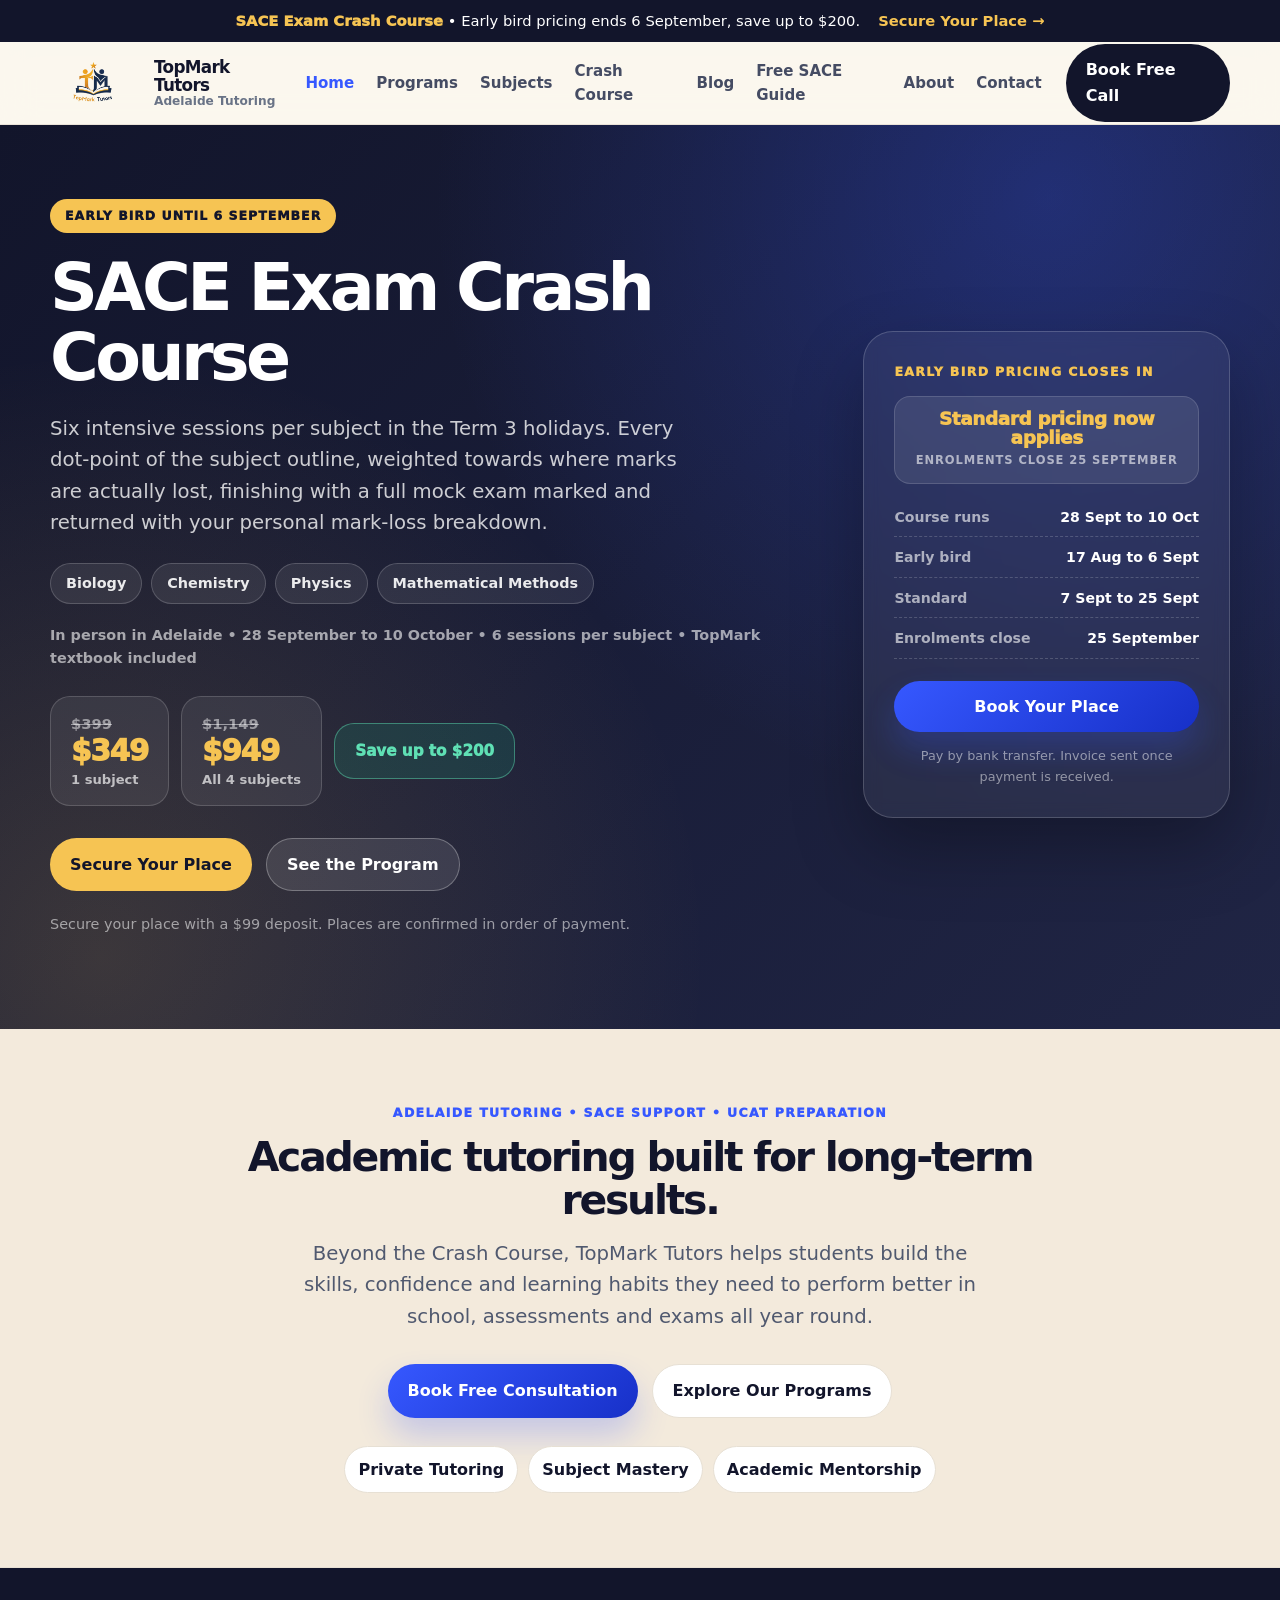
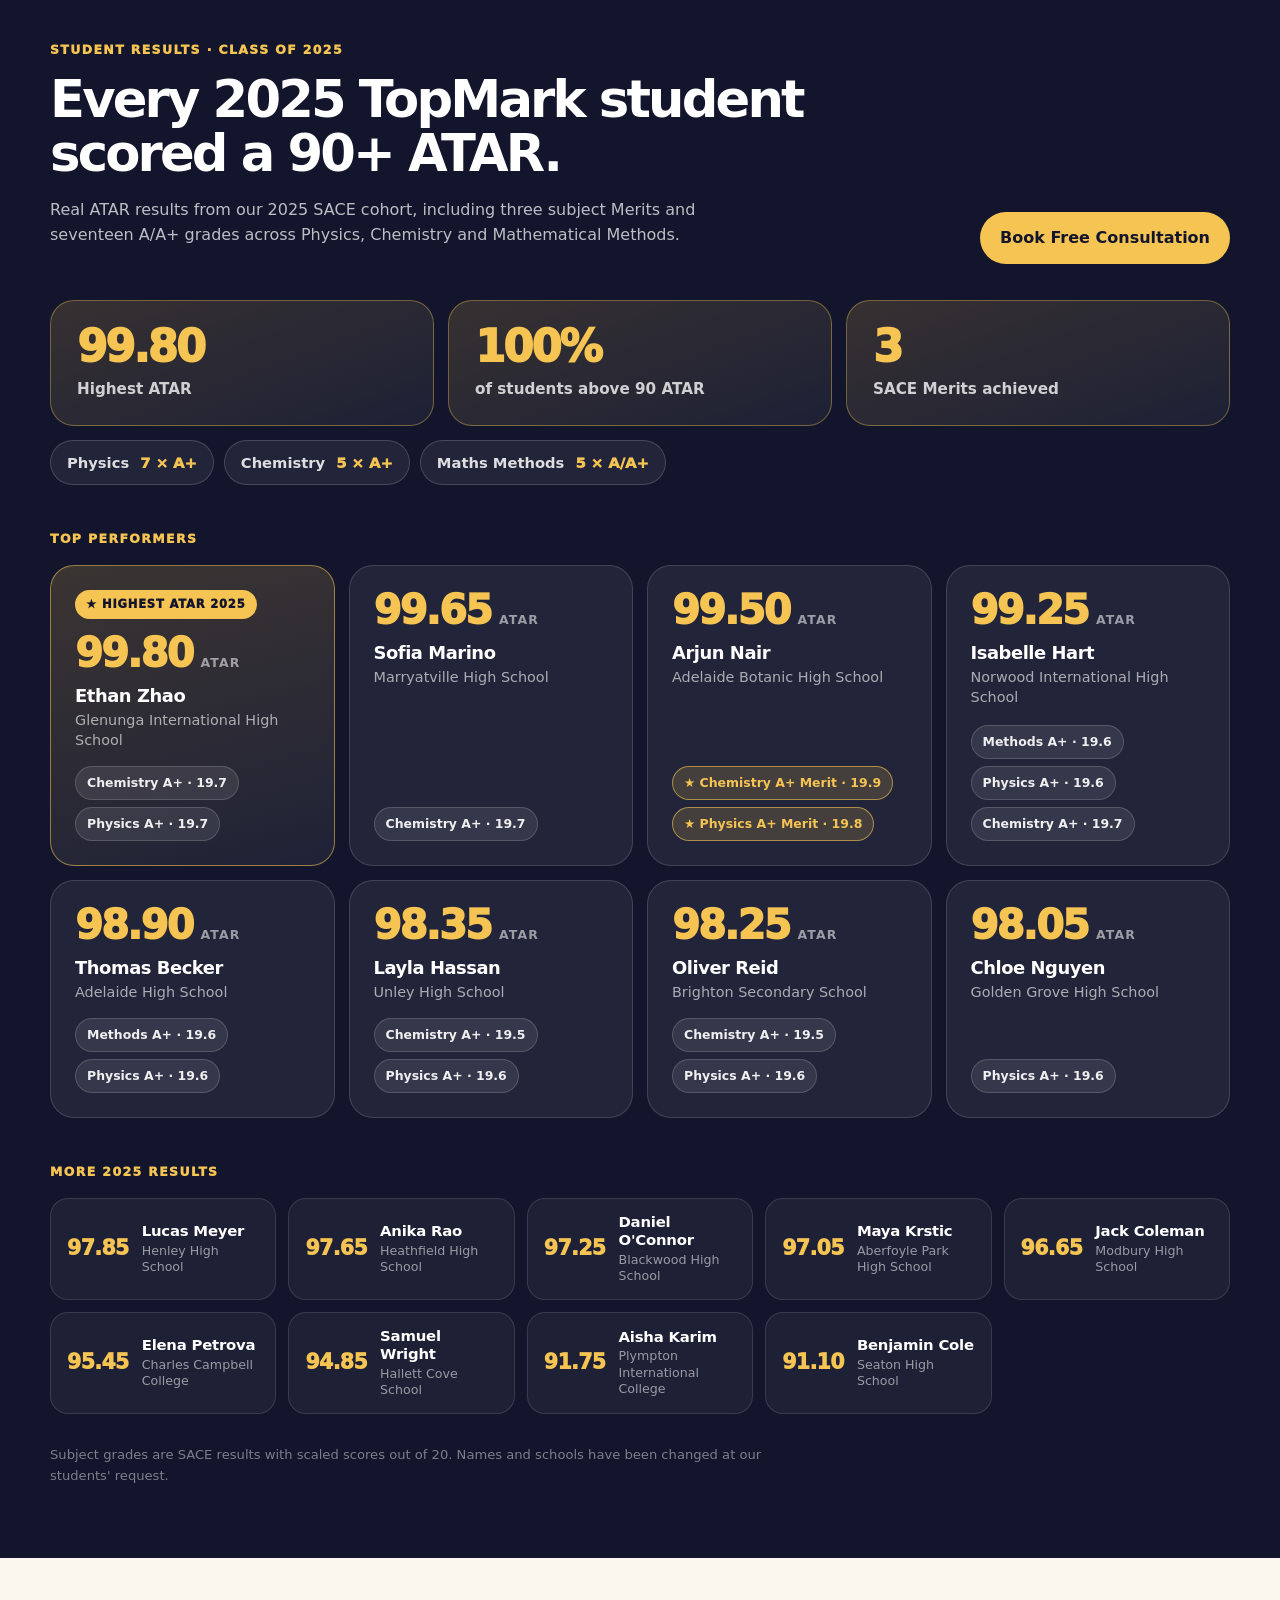
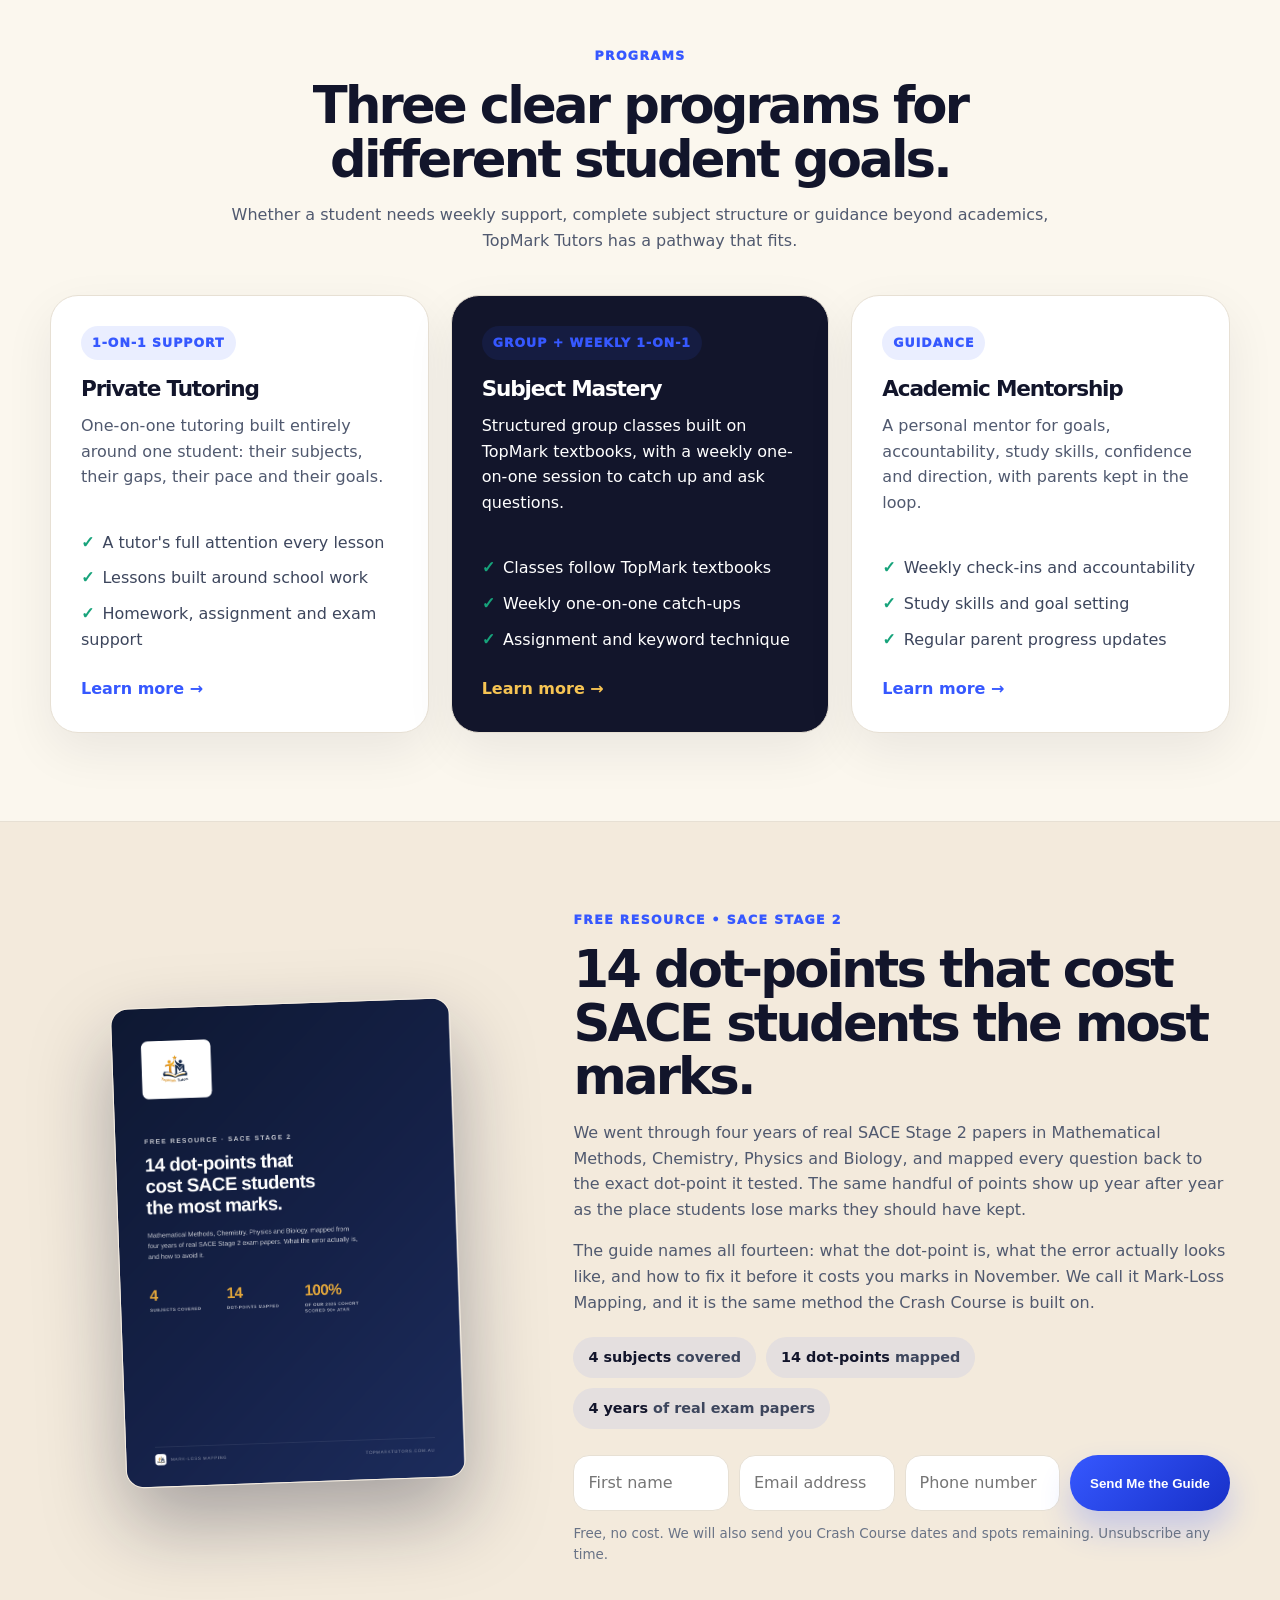
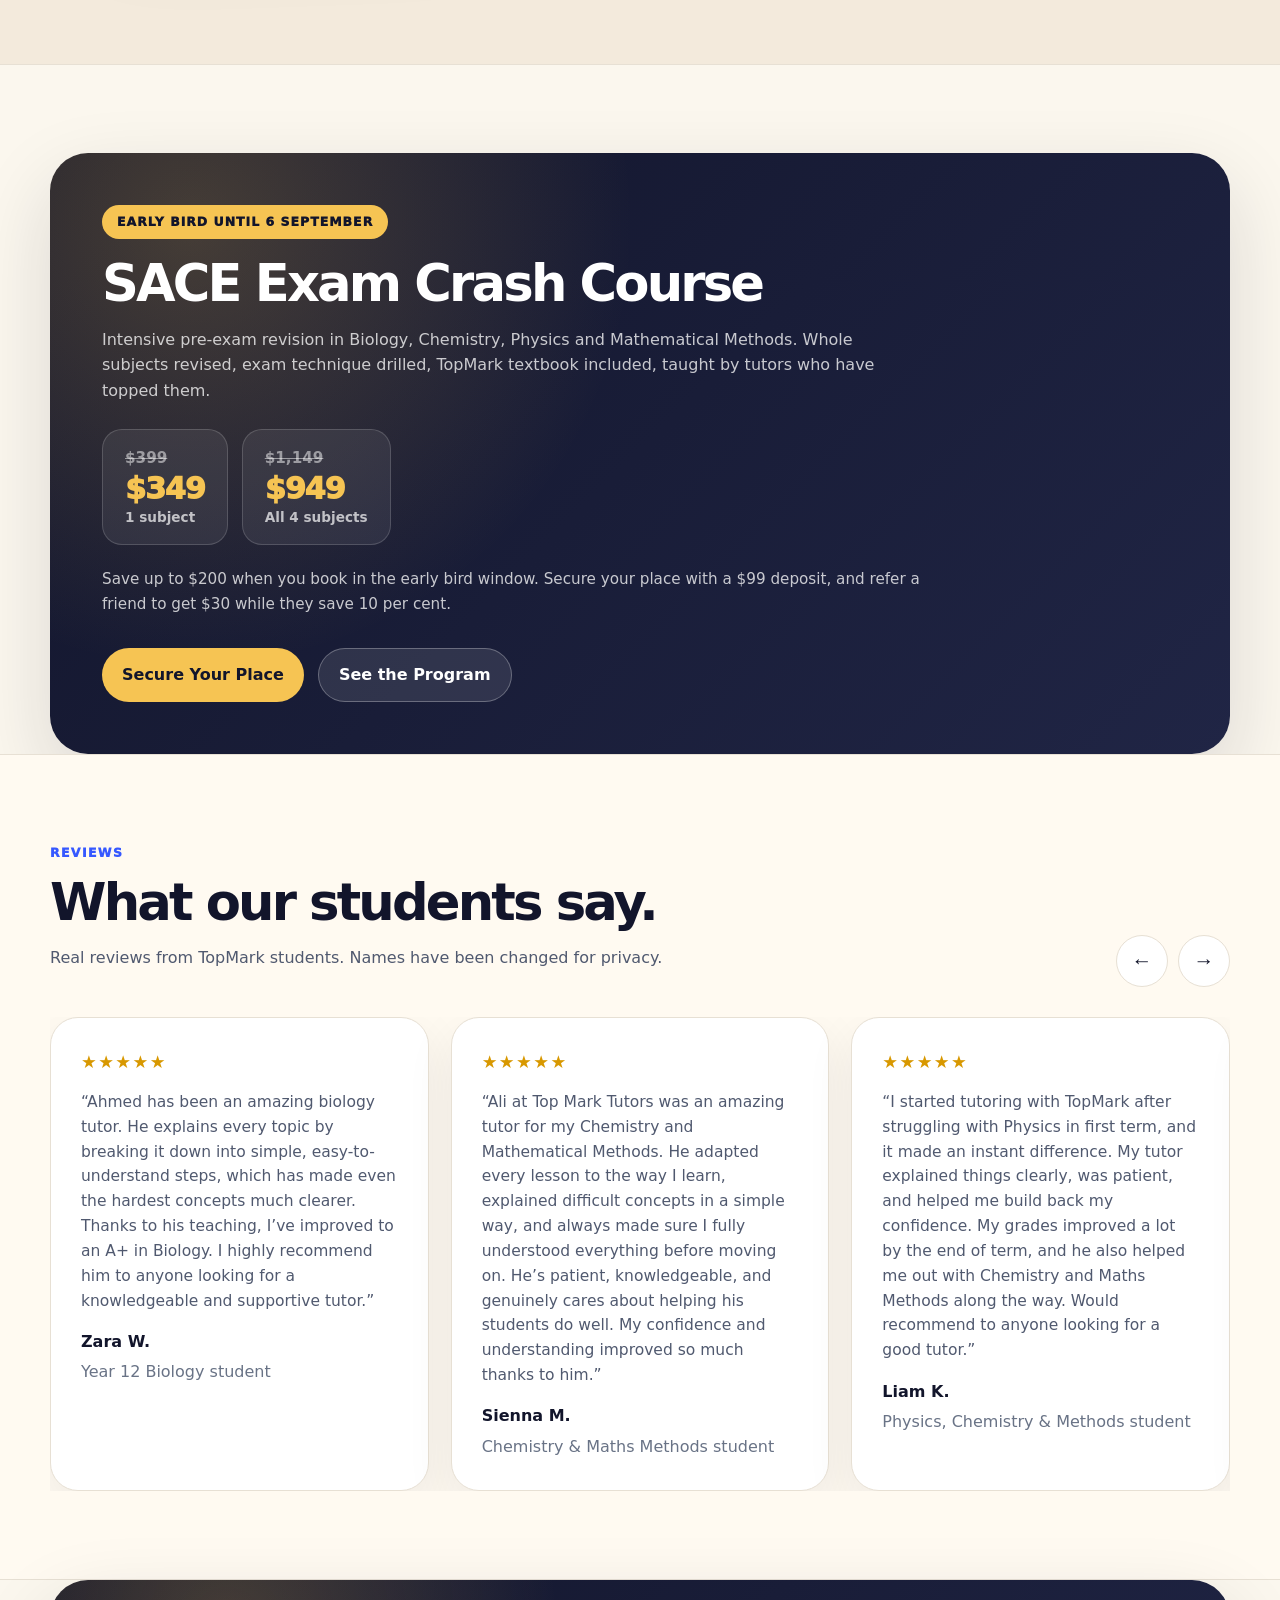
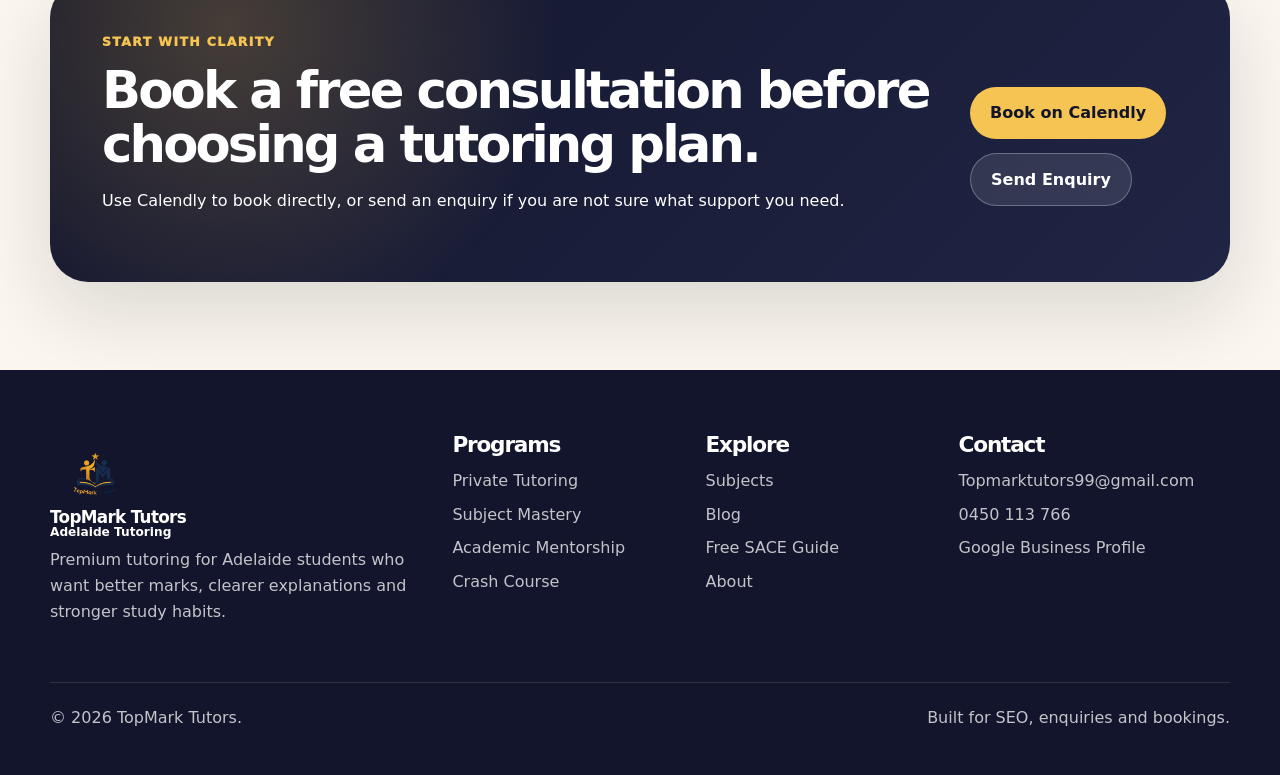
<file: index.html>
<!doctype html><html lang="en-AU"><head><meta charset="utf-8"><meta name="viewport" content="width=device-width, initial-scale=1"><title>SACE Exam Crash Course Adelaide | TopMark Tutors</title><meta name="description" content="SACE Exam Crash Course in Adelaide: intensive pre-exam revision in Biology, Chemistry, Physics and Mathematical Methods. Early bird pricing from $349 until 6 September. Plus year-round tutoring, Subject Mastery and Academic Mentorship."><link rel="icon" href="favicon.ico" sizes="any"><link rel="icon" type="image/png" sizes="32x32" href="assets/images/favicon-32.png"><link rel="icon" type="image/png" sizes="16x16" href="assets/images/favicon-16.png"><link rel="apple-touch-icon" href="assets/images/apple-touch-icon.png"><link rel="manifest" href="site.webmanifest"><meta name="theme-color" content="#12152b"><link rel="stylesheet" href="assets/css/styles.css"><!-- Google Analytics placeholder: replace G-XXXXXXXXXX with your Measurement ID. --></head><body><div class="top-banner"><div class="container banner-inner"><span><strong>SACE Exam Crash Course</strong> &bull; Early bird pricing ends 6 September, save up to $200.</span><a href="crash-course.html#book">Secure Your Place →</a></div></div><header class="site-header"><div class="container nav-wrap"><a class="brand" href="index.html"><img class="brand-logo" src="assets/images/topmark-logo.png" alt="TopMark Tutors logo"><span class="brand-text"><strong>TopMark Tutors</strong><small>Adelaide Tutoring</small></span></a><button class="nav-toggle" aria-label="Open menu" aria-expanded="false"><span></span><span></span><span></span></button><nav class="main-nav"><a href="index.html" class="active">Home</a><a href="programs.html">Programs</a><a href="subjects.html">Subjects</a><a href="crash-course.html">Crash Course</a><a href="blog.html">Blog</a><a href="index.html#free-guide">Free SACE Guide</a><a href="about.html">About</a><a href="contact.html">Contact</a></nav><a class="btn btn-dark nav-cta" href="booking.html">Book Free Call</a></div></header><main><section class="hero crash-hero"><div class="container crash-hero-grid">
<div class="crash-hero-copy reveal">
<span class="promo-tag">Early bird until 6 September</span>
<h1>SACE Exam Crash Course</h1>
<p class="lead">Six intensive sessions per subject in the Term 3 holidays. Every dot-point of the subject outline, weighted towards where marks are actually lost, finishing with a full mock exam marked and returned with your personal mark-loss breakdown.</p>
<div class="crash-hero-subjects"><span>Biology</span><span>Chemistry</span><span>Physics</span><span>Mathematical Methods</span></div><p class="crash-hero-meta">In person in Adelaide &bull; 28 September to 10 October &bull; 6 sessions per subject &bull; TopMark textbook included</p>
<div class="crash-hero-prices"><div><s>$399</s><strong>$349</strong><span>1 subject</span></div><div><s>$1,149</s><strong>$949</strong><span>All 4 subjects</span></div><div class="save-chip">Save up to $200</div></div>
<div class="hero-actions"><a class="btn btn-light" href="crash-course.html#book">Secure Your Place</a><a class="btn btn-ghost" href="crash-course.html">See the Program</a></div>
<p class="crash-hero-note">Secure your place with a $99 deposit. Places are confirmed in order of payment.</p>
</div>
<aside class="crash-hero-card reveal">
<p class="eyebrow light">Early bird pricing closes in</p>
<div class="countdown" id="crashCountdown"><div><strong>--</strong><span>days</span></div><div><strong>--</strong><span>hrs</span></div><div><strong>--</strong><span>mins</span></div></div>
<dl class="key-dates">
<div><dt>Course runs</dt><dd>28 Sept to 10 Oct</dd></div><div><dt>Early bird</dt><dd>17 Aug to 6 Sept</dd></div>
<div><dt>Standard</dt><dd>7 Sept to 25 Sept</dd></div>
<div><dt>Enrolments close</dt><dd>25 September</dd></div>
</dl>
<a class="btn btn-primary" href="crash-course.html#book">Book Your Place</a>
<p class="card-note">Pay by bank transfer. Invoice sent once payment is received.</p>
</aside>
</div></section>

<section class="section brand-band"><div class="container center"><p class="eyebrow">Adelaide tutoring &bull; SACE support &bull; UCAT preparation</p><h2>Academic tutoring built for long-term results.</h2><p class="lead" style="margin-inline:auto">Beyond the Crash Course, TopMark Tutors helps students build the skills, confidence and learning habits they need to perform better in school, assessments and exams all year round.</p><div class="hero-actions" style="justify-content:center"><a class="btn btn-primary" href="booking.html">Book Free Consultation</a><a class="btn btn-outline" href="programs.html">Explore Our Programs</a></div><div class="mini-proof" style="justify-content:center"><span>Private Tutoring</span><span>Subject Mastery</span><span>Academic Mentorship</span></div></div></section><section class="results-section"><div class="container results-top"><div><p class="eyebrow light">Student results · Class of 2025</p><h2>Every 2025 TopMark student scored a 90+ ATAR.</h2><p>Real ATAR results from our 2025 SACE cohort, including three subject Merits and seventeen A/A+ grades across Physics, Chemistry and Mathematical Methods.</p></div><a class="btn btn-light" href="booking.html">Book Free Consultation</a></div><div class="container results-stats"><div class="stat-tile"><strong>99.80</strong><span>Highest ATAR</span></div><div class="stat-tile"><strong>100%</strong><span>of students above 90 ATAR</span></div><div class="stat-tile"><strong>3</strong><span>SACE Merits achieved</span></div></div><div class="container subject-summary"><span class="subject-pill">Physics <strong>7 × A+</strong></span><span class="subject-pill">Chemistry <strong>5 × A+</strong></span><span class="subject-pill">Maths Methods <strong>5 × A/A+</strong></span></div><div class="container results-group"><p class="eyebrow light">Top performers</p><div class="featured-grid"><article class="result-featured is-top"><span class="top-tag">★ Highest ATAR 2025</span><div class="result-atar-line"><span class="result-atar">99.80</span><span class="result-atar-label">ATAR</span></div><h3>Ethan Zhao</h3><p class="result-school">Glenunga International High School</p><div class="result-subjects"><span class="grade-chip">Chemistry A+ · 19.7</span><span class="grade-chip">Physics A+ · 19.7</span></div></article><article class="result-featured"><div class="result-atar-line"><span class="result-atar">99.65</span><span class="result-atar-label">ATAR</span></div><h3>Sofia Marino</h3><p class="result-school">Marryatville High School</p><div class="result-subjects"><span class="grade-chip">Chemistry A+ · 19.7</span></div></article><article class="result-featured"><div class="result-atar-line"><span class="result-atar">99.50</span><span class="result-atar-label">ATAR</span></div><h3>Arjun Nair</h3><p class="result-school">Adelaide Botanic High School</p><div class="result-subjects"><span class="grade-chip merit">★ Chemistry A+ Merit · 19.9</span><span class="grade-chip merit">★ Physics A+ Merit · 19.8</span></div></article><article class="result-featured"><div class="result-atar-line"><span class="result-atar">99.25</span><span class="result-atar-label">ATAR</span></div><h3>Isabelle Hart</h3><p class="result-school">Norwood International High School</p><div class="result-subjects"><span class="grade-chip">Methods A+ · 19.6</span><span class="grade-chip">Physics A+ · 19.6</span><span class="grade-chip">Chemistry A+ · 19.7</span></div></article><article class="result-featured"><div class="result-atar-line"><span class="result-atar">98.90</span><span class="result-atar-label">ATAR</span></div><h3>Thomas Becker</h3><p class="result-school">Adelaide High School</p><div class="result-subjects"><span class="grade-chip">Methods A+ · 19.6</span><span class="grade-chip">Physics A+ · 19.6</span></div></article><article class="result-featured"><div class="result-atar-line"><span class="result-atar">98.35</span><span class="result-atar-label">ATAR</span></div><h3>Layla Hassan</h3><p class="result-school">Unley High School</p><div class="result-subjects"><span class="grade-chip">Chemistry A+ · 19.5</span><span class="grade-chip">Physics A+ · 19.6</span></div></article><article class="result-featured"><div class="result-atar-line"><span class="result-atar">98.25</span><span class="result-atar-label">ATAR</span></div><h3>Oliver Reid</h3><p class="result-school">Brighton Secondary School</p><div class="result-subjects"><span class="grade-chip">Chemistry A+ · 19.5</span><span class="grade-chip">Physics A+ · 19.6</span></div></article><article class="result-featured"><div class="result-atar-line"><span class="result-atar">98.05</span><span class="result-atar-label">ATAR</span></div><h3>Chloe Nguyen</h3><p class="result-school">Golden Grove High School</p><div class="result-subjects"><span class="grade-chip">Physics A+ · 19.6</span></div></article></div></div><div class="container results-group"><p class="eyebrow light">More 2025 results</p><div class="compact-grid"><article class="result-compact"><span class="result-atar-sm">97.85</span><div><strong>Lucas Meyer</strong><small>Henley High School</small></div></article><article class="result-compact"><span class="result-atar-sm">97.65</span><div><strong>Anika Rao</strong><small>Heathfield High School</small></div></article><article class="result-compact"><span class="result-atar-sm">97.25</span><div><strong>Daniel O'Connor</strong><small>Blackwood High School</small></div></article><article class="result-compact"><span class="result-atar-sm">97.05</span><div><strong>Maya Krstic</strong><small>Aberfoyle Park High School</small></div></article><article class="result-compact"><span class="result-atar-sm">96.65</span><div><strong>Jack Coleman</strong><small>Modbury High School</small></div></article><article class="result-compact"><span class="result-atar-sm">95.45</span><div><strong>Elena Petrova</strong><small>Charles Campbell College</small></div></article><article class="result-compact"><span class="result-atar-sm">94.85</span><div><strong>Samuel Wright</strong><small>Hallett Cove School</small></div></article><article class="result-compact"><span class="result-atar-sm">91.75</span><div><strong>Aisha Karim</strong><small>Plympton International College</small></div></article><article class="result-compact"><span class="result-atar-sm">91.10</span><div><strong>Benjamin Cole</strong><small>Seaton High School</small></div></article></div></div><div class="container"><p class="results-footnote">Subject grades are SACE results with scaled scores out of 20. Names and schools have been changed at our students' request.</p></div></section><section class="section"><div class="container section-intro"><p class="eyebrow">Programs</p><h2>Three clear programs for different student goals.</h2><p>Whether a student needs weekly support, complete subject structure or guidance beyond academics, TopMark Tutors has a pathway that fits.</p></div><div class="container program-grid"><article class="program-card reveal"><span class="program-tag">1-on-1 support</span><h3>Private Tutoring</h3><p>One-on-one tutoring built entirely around one student: their subjects, their gaps, their pace and their goals.</p><ul><li>A tutor's full attention every lesson</li><li>Lessons built around school work</li><li>Homework, assignment and exam support</li></ul><a href="private-tutoring.html">Learn more →</a></article><article class="program-card dark-card reveal"><span class="program-tag">Group + weekly 1-on-1</span><h3>Subject Mastery</h3><p>Structured group classes built on TopMark textbooks, with a weekly one-on-one session to catch up and ask questions.</p><ul><li>Classes follow TopMark textbooks</li><li>Weekly one-on-one catch-ups</li><li>Assignment and keyword technique</li></ul><a href="subject-mastery.html">Learn more →</a></article><article class="program-card reveal"><span class="program-tag">Guidance</span><h3>Academic Mentorship</h3><p>A personal mentor for goals, accountability, study skills, confidence and direction, with parents kept in the loop.</p><ul><li>Weekly check-ins and accountability</li><li>Study skills and goal setting</li><li>Regular parent progress updates</li></ul><a href="mentorship.html">Learn more →</a></article></div></section><section class="section guide-section" id="free-guide"><div class="container guide-layout">
<div class="guide-cover-wrap"><img class="guide-cover" src="assets/images/guide-cover.png" alt="Cover of the free TopMark guide: 14 dot-points that cost SACE students the most marks" width="745" height="1053" loading="lazy"></div>
<div class="guide-copy">
<p class="eyebrow">Free resource &bull; SACE Stage 2</p>
<h2>14 dot-points that cost SACE students the most marks.</h2>
<p>We went through four years of real SACE Stage 2 papers in Mathematical Methods, Chemistry, Physics and Biology, and mapped every question back to the exact dot-point it tested. The same handful of points show up year after year as the place students lose marks they should have kept.</p>
<p>The guide names all fourteen: what the dot-point is, what the error actually looks like, and how to fix it before it costs you marks in November. We call it Mark-Loss Mapping, and it is the same method the Crash Course is built on.</p>
<ul class="guide-points"><li><strong>4 subjects</strong> covered</li><li><strong>14 dot-points</strong> mapped</li><li><strong>4 years</strong> of real exam papers</li></ul>
<form class="guide-form js-web3form" id="guideForm" action="https://api.web3forms.com/submit" method="POST" data-reveal="guideReady">
<input type="hidden" name="access_key" value="df4c3ef9-899d-4911-9a61-2ef1ca2818fe">
<input type="hidden" name="subject" value="Free guide download: 14 SACE dot-points">
<input type="hidden" name="from_name" value="TopMark Free Guide">
<input type="hidden" name="form_type" value="Lead magnet">
<input type="checkbox" name="botcheck" tabindex="-1" style="display:none" aria-hidden="true">
<div class="guide-fields">
<input type="text" name="name" required placeholder="First name" aria-label="First name">
<input type="email" name="email" required placeholder="Email address" aria-label="Email address">
<input type="tel" name="phone" required placeholder="Phone number" aria-label="Phone number">
<button class="btn btn-primary" type="submit">Send Me the Guide</button>
</div>
<p class="guide-note">Free, no cost. We will also send you Crash Course dates and spots remaining. Unsubscribe any time.</p>
<p class="form-status" aria-live="polite"></p>
</form>
<div class="guide-ready" id="guideReady" hidden><p><strong>Your guide is ready.</strong> A copy is on its way to your inbox as well.</p><a class="btn btn-light" href="assets/pdfs/topmark-14-sace-dotpoints.pdf" download>Download the Guide (PDF)</a></div>
</div></div></section><section class="section crash-promo"><div class="container promo-panel"><div class="promo-copy"><span class="promo-tag">Early bird until 6 September</span><h2>SACE Exam Crash Course</h2><p>Intensive pre-exam revision in Biology, Chemistry, Physics and Mathematical Methods. Whole subjects revised, exam technique drilled, TopMark textbook included, taught by tutors who have topped them.</p><div class="promo-prices"><div><s>$399</s><strong>$349</strong><span>1 subject</span></div><div><s>$1,149</s><strong>$949</strong><span>All 4 subjects</span></div></div><p class="promo-note">Save up to $200 when you book in the early bird window. Secure your place with a $99 deposit, and refer a friend to get $30 while they save 10 per cent.</p><div class="hero-actions"><a class="btn btn-light" href="crash-course.html#book">Secure Your Place</a><a class="btn btn-ghost" href="crash-course.html">See the Program</a></div></div></div></section><section class="section review-section"><div class="container review-header"><div><p class="eyebrow">Reviews</p><h2>What our students say.</h2><p>Real reviews from TopMark students. Names have been changed for privacy.</p></div><div class="carousel-controls"><button id="reviewPrev" class="carousel-btn" type="button">←</button><button id="reviewNext" class="carousel-btn" type="button">→</button></div></div><div class="container review-carousel"><div class="review-track" id="reviewTrack"><article class="review-slide"><div class="stars">★★★★★</div><p>“Ahmed has been an amazing biology tutor. He explains every topic by breaking it down into simple, easy-to-understand steps, which has made even the hardest concepts much clearer. Thanks to his teaching, I’ve improved to an A+ in Biology. I highly recommend him to anyone looking for a knowledgeable and supportive tutor.”</p><strong>Zara W.</strong><span>Year 12 Biology student</span></article><article class="review-slide"><div class="stars">★★★★★</div><p>“Ali at Top Mark Tutors was an amazing tutor for my Chemistry and Mathematical Methods. He adapted every lesson to the way I learn, explained difficult concepts in a simple way, and always made sure I fully understood everything before moving on. He’s patient, knowledgeable, and genuinely cares about helping his students do well. My confidence and understanding improved so much thanks to him.”</p><strong>Sienna M.</strong><span>Chemistry &amp; Maths Methods student</span></article><article class="review-slide"><div class="stars">★★★★★</div><p>“I started tutoring with TopMark after struggling with Physics in first term, and it made an instant difference. My tutor explained things clearly, was patient, and helped me build back my confidence. My grades improved a lot by the end of term, and he also helped me out with Chemistry and Maths Methods along the way. Would recommend to anyone looking for a good tutor.”</p><strong>Liam K.</strong><span>Physics, Chemistry &amp; Methods student</span></article><article class="review-slide"><div class="stars">★★★★★</div><p>“Ali is an amazing tutor who explains even the hardest concepts in a way that actually makes sense. Instead of just teaching you how to answer a question, he makes sure you understand the reasoning behind it. No matter how many questions I ask, he always takes the time to explain everything clearly until I’m confident. Since starting with Ali, I’ve noticed a real improvement in both my understanding and my results.”</p><strong>Noah P.</strong><span>Physics, Chemistry &amp; Methods student</span></article><article class="review-slide"><div class="stars">★★★★★</div><p>“Top Mark Tutors have really helped me in not only grades but also consistency and confidence. After just a few weeks of tutoring, I noticed a significant improvement in not just my grades but also my work ethic. They not only taught me what to study, but also taught me how to study. Whether your goal is a high ATAR, UCAT, or just to improve your studies, I highly recommend Top Mark Tutors.”</p><strong>Grace L.</strong><span>SACE student</span></article></div></div></section><section class="section cta-section"><div class="container cta-panel"><div><p class="eyebrow light">Start with clarity</p><h2>Book a free consultation before choosing a tutoring plan.</h2><p>Use Calendly to book directly, or send an enquiry if you are not sure what support you need.</p></div><div class="cta-actions"><a class="btn btn-light" href="booking.html">Book on Calendly</a><a class="btn btn-ghost" href="contact.html">Send Enquiry</a></div></div></section></main><footer class="site-footer"><div class="container footer-grid"><div><a href="index.html" class="brand footer-brand"><img class="brand-logo" src="assets/images/topmark-logo.png" alt="TopMark Tutors logo"><span class="brand-text"><strong>TopMark Tutors</strong><small>Adelaide Tutoring</small></span></a><p>Premium tutoring for Adelaide students who want better marks, clearer explanations and stronger study habits.</p></div><div><h3>Programs</h3><a href="private-tutoring.html">Private Tutoring</a><a href="subject-mastery.html">Subject Mastery</a><a href="mentorship.html">Academic Mentorship</a><a href="crash-course.html">Crash Course</a></div><div><h3>Explore</h3><a href="subjects.html">Subjects</a><a href="blog.html">Blog</a><a href="index.html#free-guide">Free SACE Guide</a><a href="about.html">About</a></div><div><h3>Contact</h3><a href="mailto:Topmarktutors99@gmail.com">Topmarktutors99@gmail.com</a><a href="tel:+61450113766">0450 113 766</a><a href="https://www.google.com/search?q=TopMark+Tutors+Adelaide" target="_blank" rel="noopener">Google Business Profile</a></div></div><div class="container footer-bottom"><p>© <span id="year"></span> TopMark Tutors.</p><p>Built for SEO, enquiries and bookings.</p></div></footer><script src="assets/js/main.js"></script></body></html>
</file>
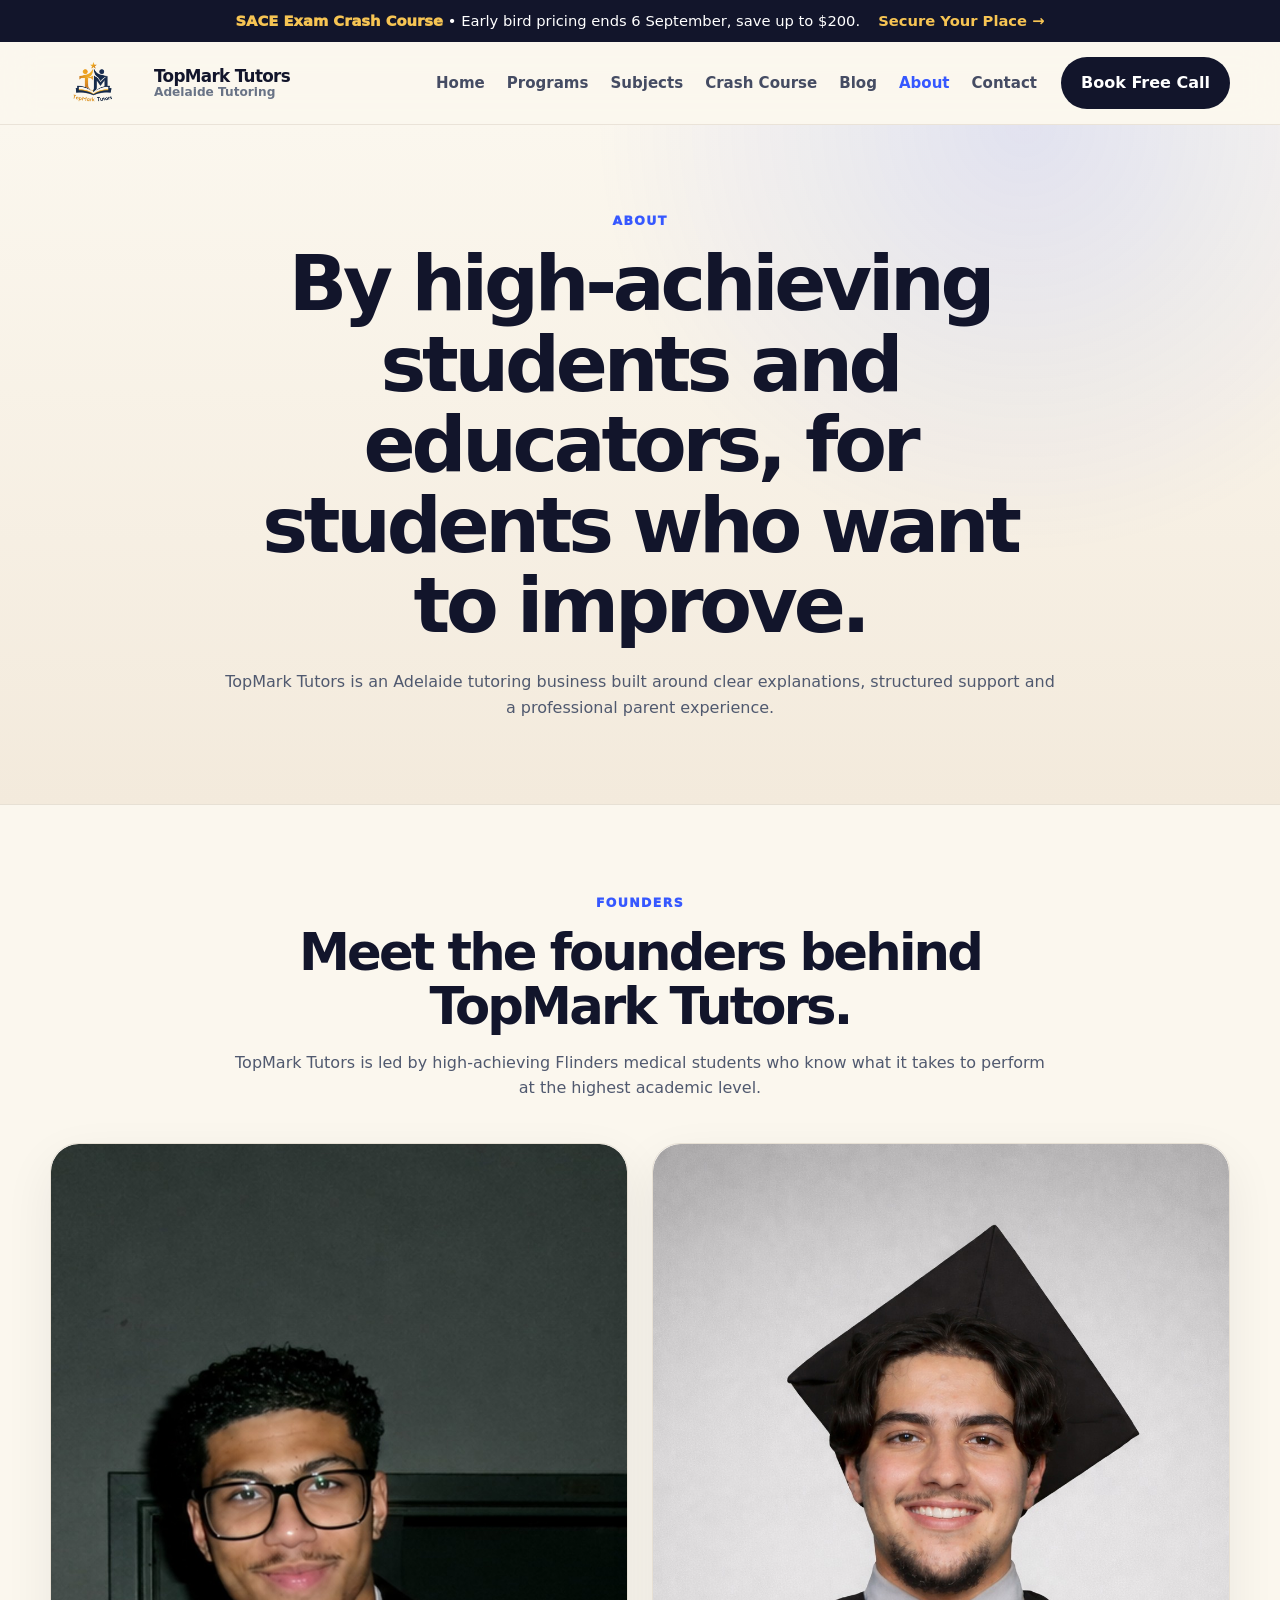
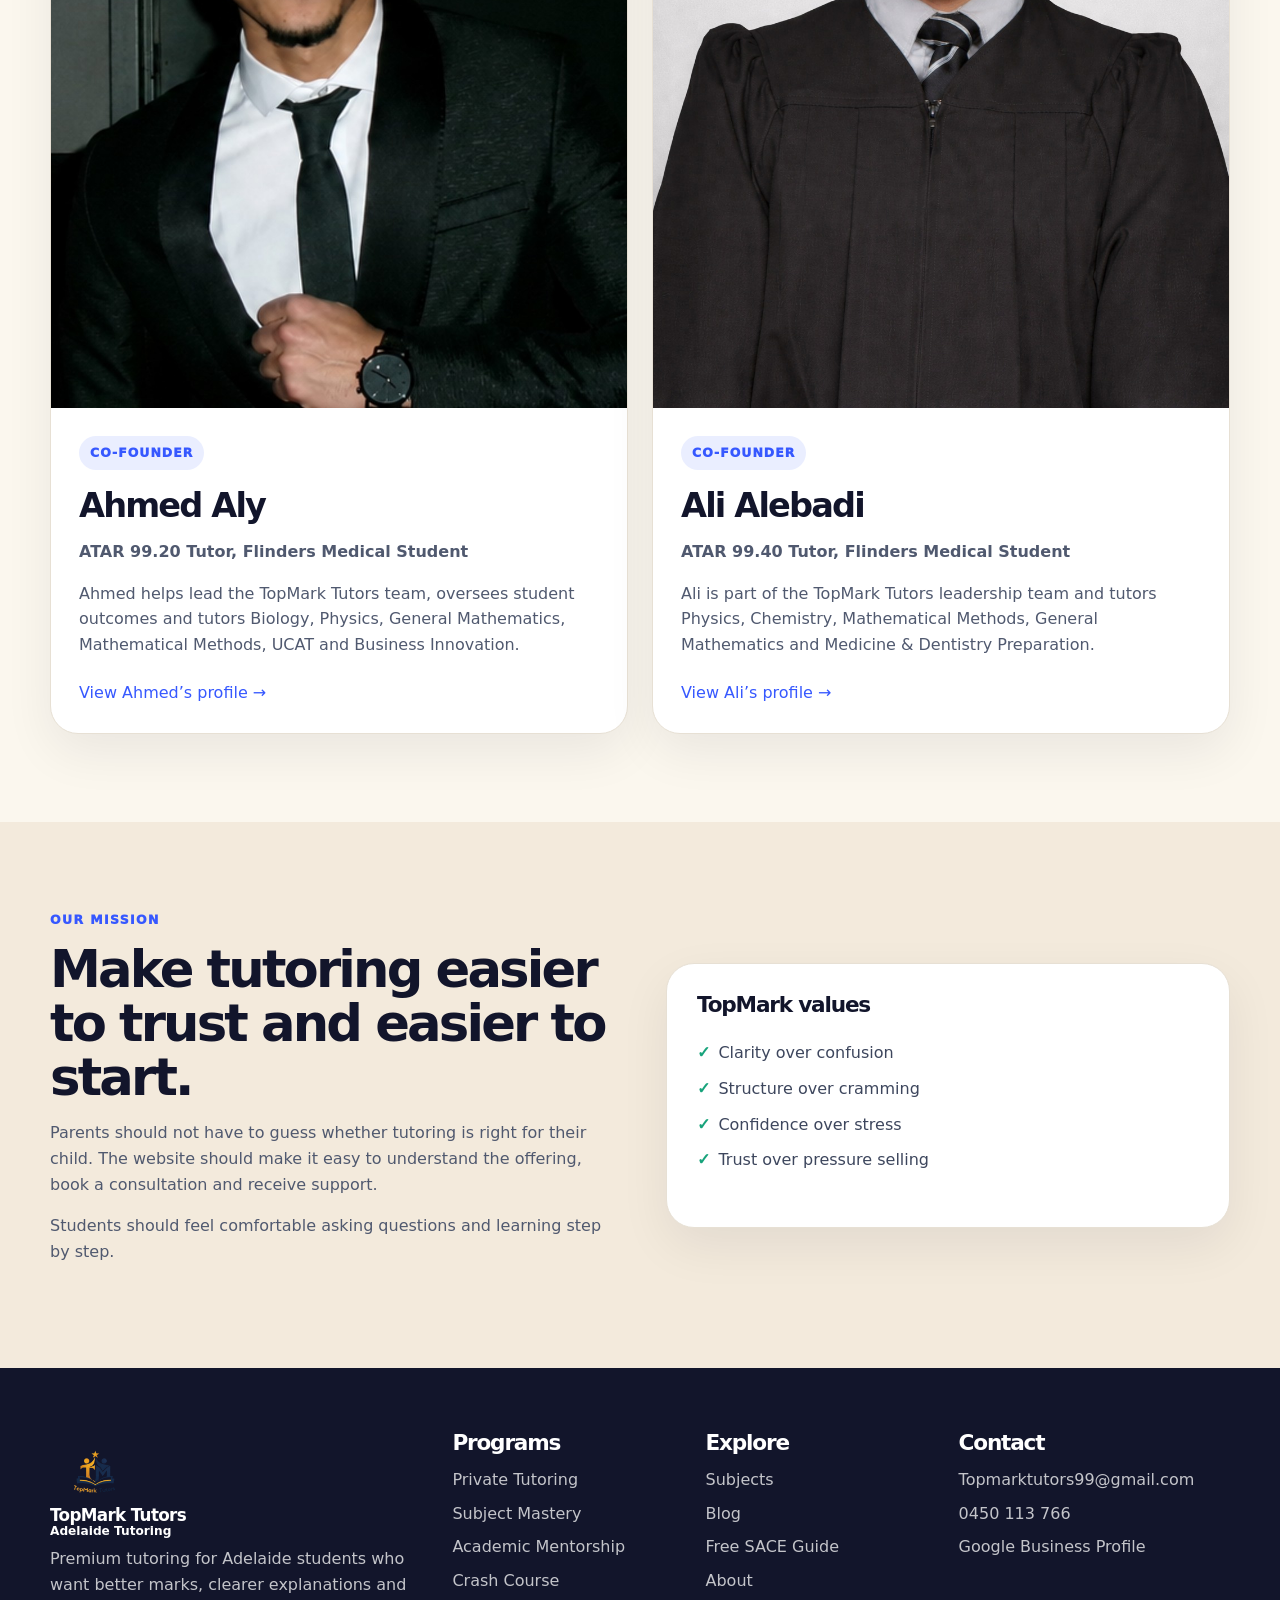
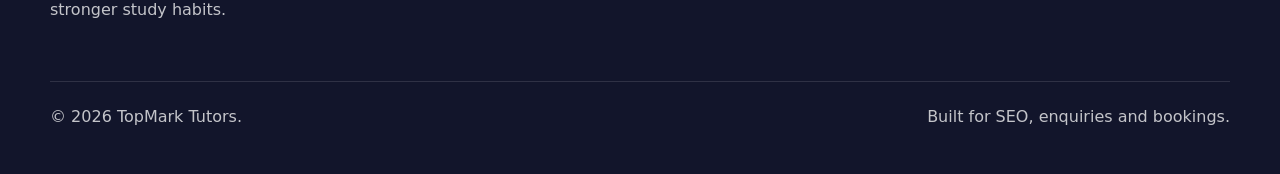
<file: about.html>
<!doctype html><html lang="en-AU"><head><meta charset="utf-8"><meta name="viewport" content="width=device-width, initial-scale=1"><title>About TopMark Tutors | Adelaide Tutoring</title><meta name="description" content="Learn about TopMark Tutors, founders Ahmed Aly and Ali Alebadi, and our professional tutoring approach."><link rel="icon" href="favicon.ico" sizes="any"><link rel="icon" type="image/png" sizes="32x32" href="assets/images/favicon-32.png"><link rel="icon" type="image/png" sizes="16x16" href="assets/images/favicon-16.png"><link rel="apple-touch-icon" href="assets/images/apple-touch-icon.png"><link rel="manifest" href="site.webmanifest"><meta name="theme-color" content="#12152b"><link rel="stylesheet" href="assets/css/styles.css"><!-- Google Analytics placeholder: replace G-XXXXXXXXXX with your Measurement ID. --></head><body><div class="top-banner"><div class="container banner-inner"><span><strong>SACE Exam Crash Course</strong> &bull; Early bird pricing ends 6 September, save up to $200.</span><a href="crash-course.html#book">Secure Your Place →</a></div></div><header class="site-header"><div class="container nav-wrap"><a class="brand" href="index.html"><img class="brand-logo" src="assets/images/topmark-logo.png" alt="TopMark Tutors logo"><span class="brand-text"><strong>TopMark Tutors</strong><small>Adelaide Tutoring</small></span></a><button class="nav-toggle" aria-label="Open menu" aria-expanded="false"><span></span><span></span><span></span></button><nav class="main-nav"><a href="index.html">Home</a><a href="programs.html">Programs</a><a href="subjects.html">Subjects</a><a href="crash-course.html">Crash Course</a><a href="blog.html">Blog</a><a href="about.html" class="active">About</a><a href="contact.html">Contact</a></nav><a class="btn btn-dark nav-cta" href="booking.html">Book Free Call</a></div></header><main><section class="page-hero"><div class="container narrow"><p class="eyebrow">About</p><h1>By high-achieving students and educators, for students who want to improve.</h1><p>TopMark Tutors is an Adelaide tutoring business built around clear explanations, structured support and a professional parent experience.</p></div></section><section class="section founders-section">
  <div class="container section-intro">
    <p class="eyebrow">Founders</p>
    <h2>Meet the founders behind TopMark Tutors.</h2>
    <p>TopMark Tutors is led by high-achieving Flinders medical students who know what it takes to perform at the highest academic level.</p>
  </div>

  <div class="container founder-preview-grid">
    <article class="founder-preview-card" data-founder="ahmed" tabindex="0" role="button" aria-label="Open Ahmed Aly profile">
      <img src="assets/images/ahmed-aly.jpg" alt="Ahmed Aly, co-founder of TopMark Tutors" class="founder-photo">
      <div class="founder-preview-content">
        <p class="program-tag">Co-founder</p>
        <h2>Ahmed Aly</h2>
        <p><strong>ATAR 99.20 Tutor, Flinders Medical Student</strong></p>
        <p>Ahmed helps lead the TopMark Tutors team, oversees student outcomes and tutors Biology, Physics, General Mathematics, Mathematical Methods, UCAT and Business Innovation.</p>
        <button class="profile-link" type="button">View Ahmed’s profile →</button>
      </div>
    </article>

    <article class="founder-preview-card" data-founder="ali" tabindex="0" role="button" aria-label="Open Ali Alebadi profile">
      <img src="assets/images/ali-alebadi.jpg" alt="Ali Alebadi, co-founder of TopMark Tutors" class="founder-photo">
      <div class="founder-preview-content">
        <p class="program-tag">Co-founder</p>
        <h2>Ali Alebadi</h2>
        <p><strong>ATAR 99.40 Tutor, Flinders Medical Student</strong></p>
        <p>Ali is part of the TopMark Tutors leadership team and tutors Physics, Chemistry, Mathematical Methods, General Mathematics and Medicine & Dentistry Preparation.</p>
        <button class="profile-link" type="button">View Ali’s profile →</button>
      </div>
    </article>
  </div>

  <div class="profile-modal" id="founderModal" aria-hidden="true">
    <div class="profile-modal-backdrop" data-close-profile></div>
    <div class="profile-modal-card" role="dialog" aria-modal="true" aria-labelledby="profileTitle">
      <button class="profile-close" type="button" data-close-profile aria-label="Close profile">×</button>

      <div class="profile-panel" id="profile-ahmed">
        <div class="profile-head">
          <img src="assets/images/ahmed-aly.jpg" alt="Ahmed Aly, co-founder of TopMark Tutors">
          <div>
            <p class="program-tag">Co-founder</p>
            <h2 id="profileTitle">Ahmed Aly</h2>
            <p><strong>ATAR 99.20 Tutor, Flinders Medical Student</strong></p>
          </div>
        </div>
        <p>Ahmed is a co-founder of TopMark Tutors. He helps lead the team, oversees student outcomes and tutors Biology, Physics, General Mathematics, Mathematical Methods, UCAT and Business Innovation.</p>
        <div class="founder-stats modal-stats">
          <div><strong>99.20</strong><span>ATAR</span></div>
          <div><strong>3140</strong><span>UCAT</span></div>
          <div><strong>Flinders</strong><span>Medicine</span></div>
        </div>
        <h3>Subjects listed</h3>
        <p class="tag-list"><span>Biology</span><span>Physics</span><span>General Mathematics</span><span>Mathematical Methods</span><span>UCAT</span><span>Business Innovation</span></p>
        <h3>UCAT breakdown</h3>
        <div class="ucat-grid">
          <div><strong>810</strong><span>Verbal Reasoning</span></div>
          <div><strong>760</strong><span>Decision Making</span></div>
          <div><strong>780</strong><span>Quantitative Reasoning</span></div>
          <div><strong>609</strong><span>Situational Judgement</span></div>
        </div>
      </div>

      <div class="profile-panel" id="profile-ali">
        <div class="profile-head">
          <img src="assets/images/ali-alebadi.jpg" alt="Ali Alebadi, co-founder of TopMark Tutors">
          <div>
            <p class="program-tag">Co-founder</p>
            <h2>Ali Alebadi</h2>
            <p><strong>ATAR 99.40 Tutor, Flinders Medical Student</strong></p>
          </div>
        </div>
        <p>Ali is a co-founder and leadership team member at TopMark Tutors. He tutors Physics, Chemistry, Mathematical Methods, General Mathematics and Medicine & Dentistry Preparation.</p>
        <div class="founder-stats modal-stats">
          <div><strong>99.40</strong><span>ATAR</span></div>
          <div><strong>Flinders</strong><span>Medical Student</span></div>
          <div><strong>Science</strong><span>Subject Support</span></div>
        </div>
        <h3>Subjects listed</h3>
        <p class="tag-list"><span>Physics</span><span>Chemistry</span><span>Mathematical Methods</span><span>General Mathematics</span><span>Medicine &amp; Dentistry Preparation</span></p>
        <h3>Medicine-entry relevance</h3>
        <p>Ali is listed as an ATAR 99.40 tutor and Flinders Medical Student. He supports students in Physics, Chemistry, Mathematical Methods, General Mathematics and Medicine &amp; Dentistry Preparation.</p>
      </div>
    </div>
  </div>
</section><section class="section section-cream"><div class="container two-col"><div class="stack"><p class="eyebrow">Our mission</p><h2>Make tutoring easier to trust and easier to start.</h2><p>Parents should not have to guess whether tutoring is right for their child. The website should make it easy to understand the offering, book a consultation and receive support.</p><p>Students should feel comfortable asking questions and learning step by step.</p></div><div class="about-panel"><h3>TopMark values</h3><ul><li>Clarity over confusion</li><li>Structure over cramming</li><li>Confidence over stress</li><li>Trust over pressure selling</li></ul></div></div></section></main><footer class="site-footer"><div class="container footer-grid"><div><a href="index.html" class="brand footer-brand"><img class="brand-logo" src="assets/images/topmark-logo.png" alt="TopMark Tutors logo"><span class="brand-text"><strong>TopMark Tutors</strong><small>Adelaide Tutoring</small></span></a><p>Premium tutoring for Adelaide students who want better marks, clearer explanations and stronger study habits.</p></div><div><h3>Programs</h3><a href="private-tutoring.html">Private Tutoring</a><a href="subject-mastery.html">Subject Mastery</a><a href="mentorship.html">Academic Mentorship</a><a href="crash-course.html">Crash Course</a></div><div><h3>Explore</h3><a href="subjects.html">Subjects</a><a href="blog.html">Blog</a><a href="index.html#free-guide">Free SACE Guide</a><a href="about.html">About</a></div><div><h3>Contact</h3><a href="mailto:Topmarktutors99@gmail.com">Topmarktutors99@gmail.com</a><a href="tel:+61450113766">0450 113 766</a><a href="https://www.google.com/search?q=TopMark+Tutors+Adelaide" target="_blank" rel="noopener">Google Business Profile</a></div></div><div class="container footer-bottom"><p>© <span id="year"></span> TopMark Tutors.</p><p>Built for SEO, enquiries and bookings.</p></div></footer><script src="assets/js/main.js"></script></body></html>
</file>
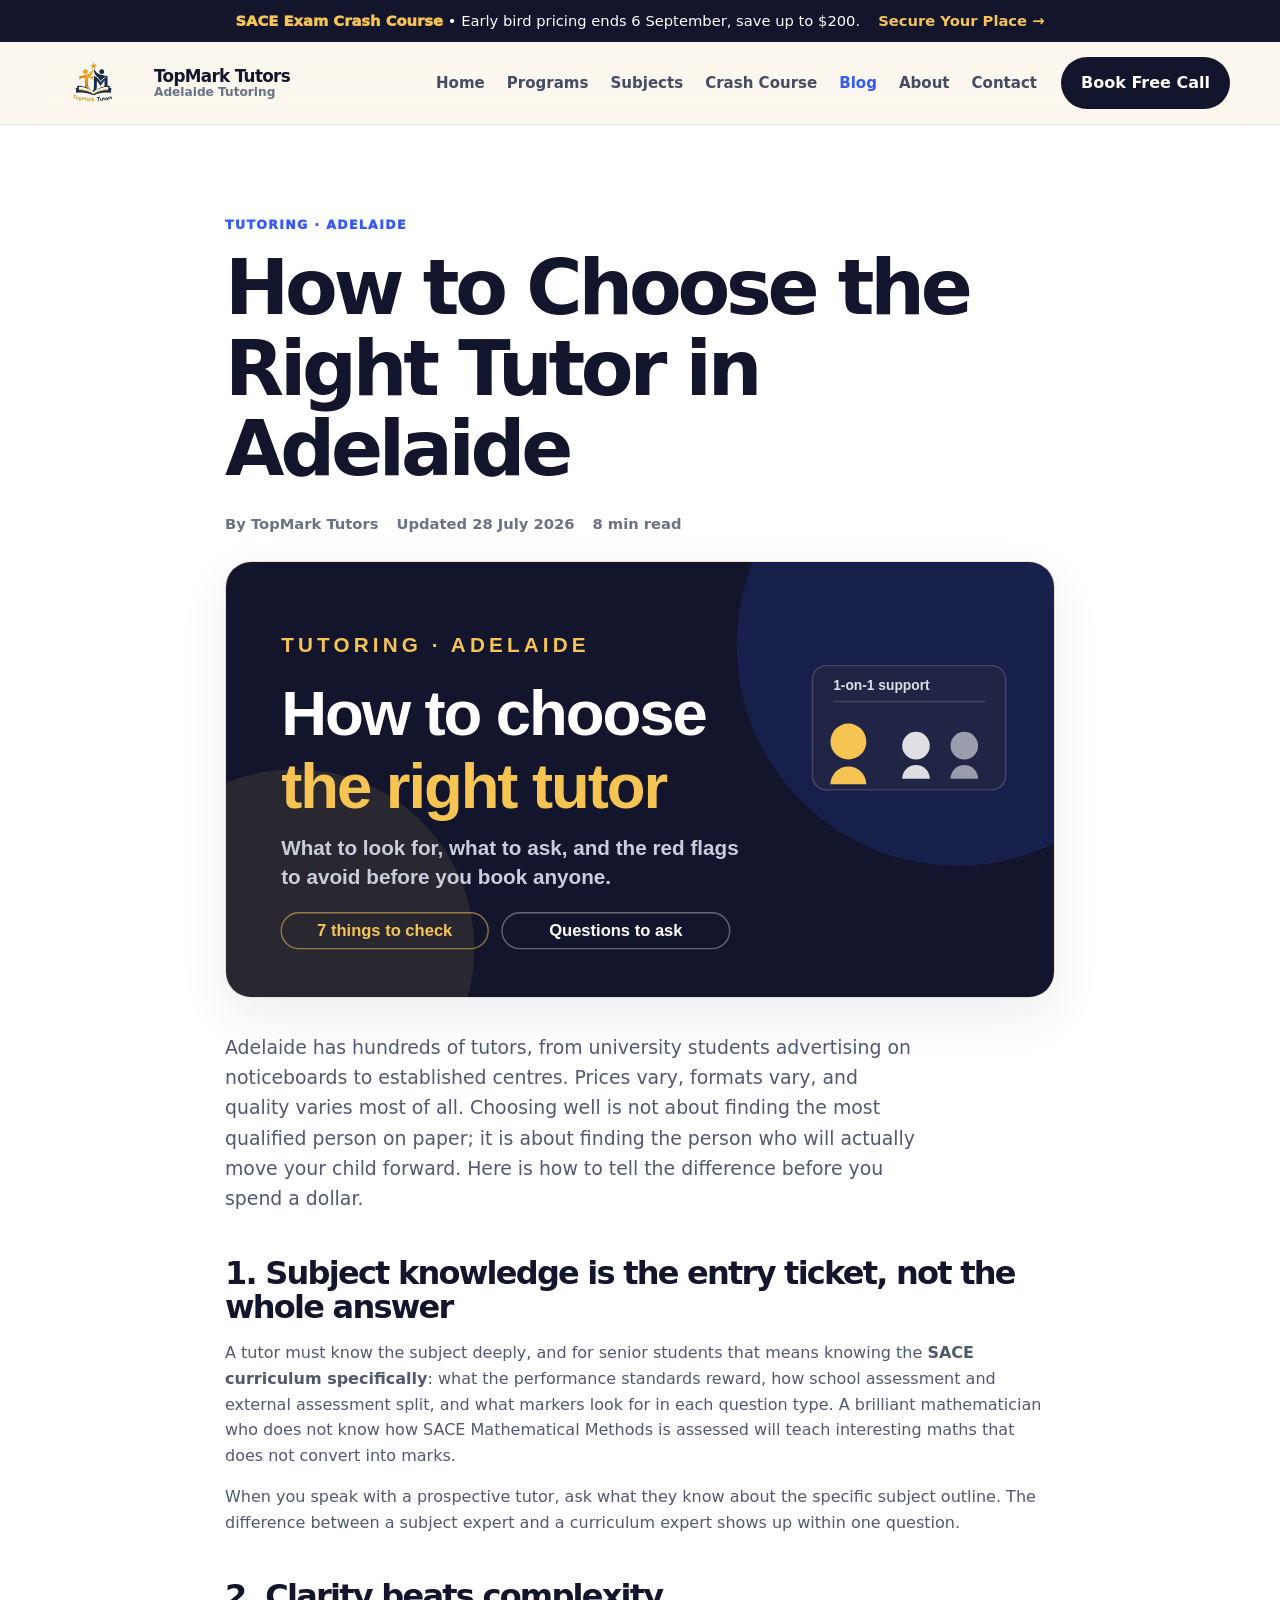
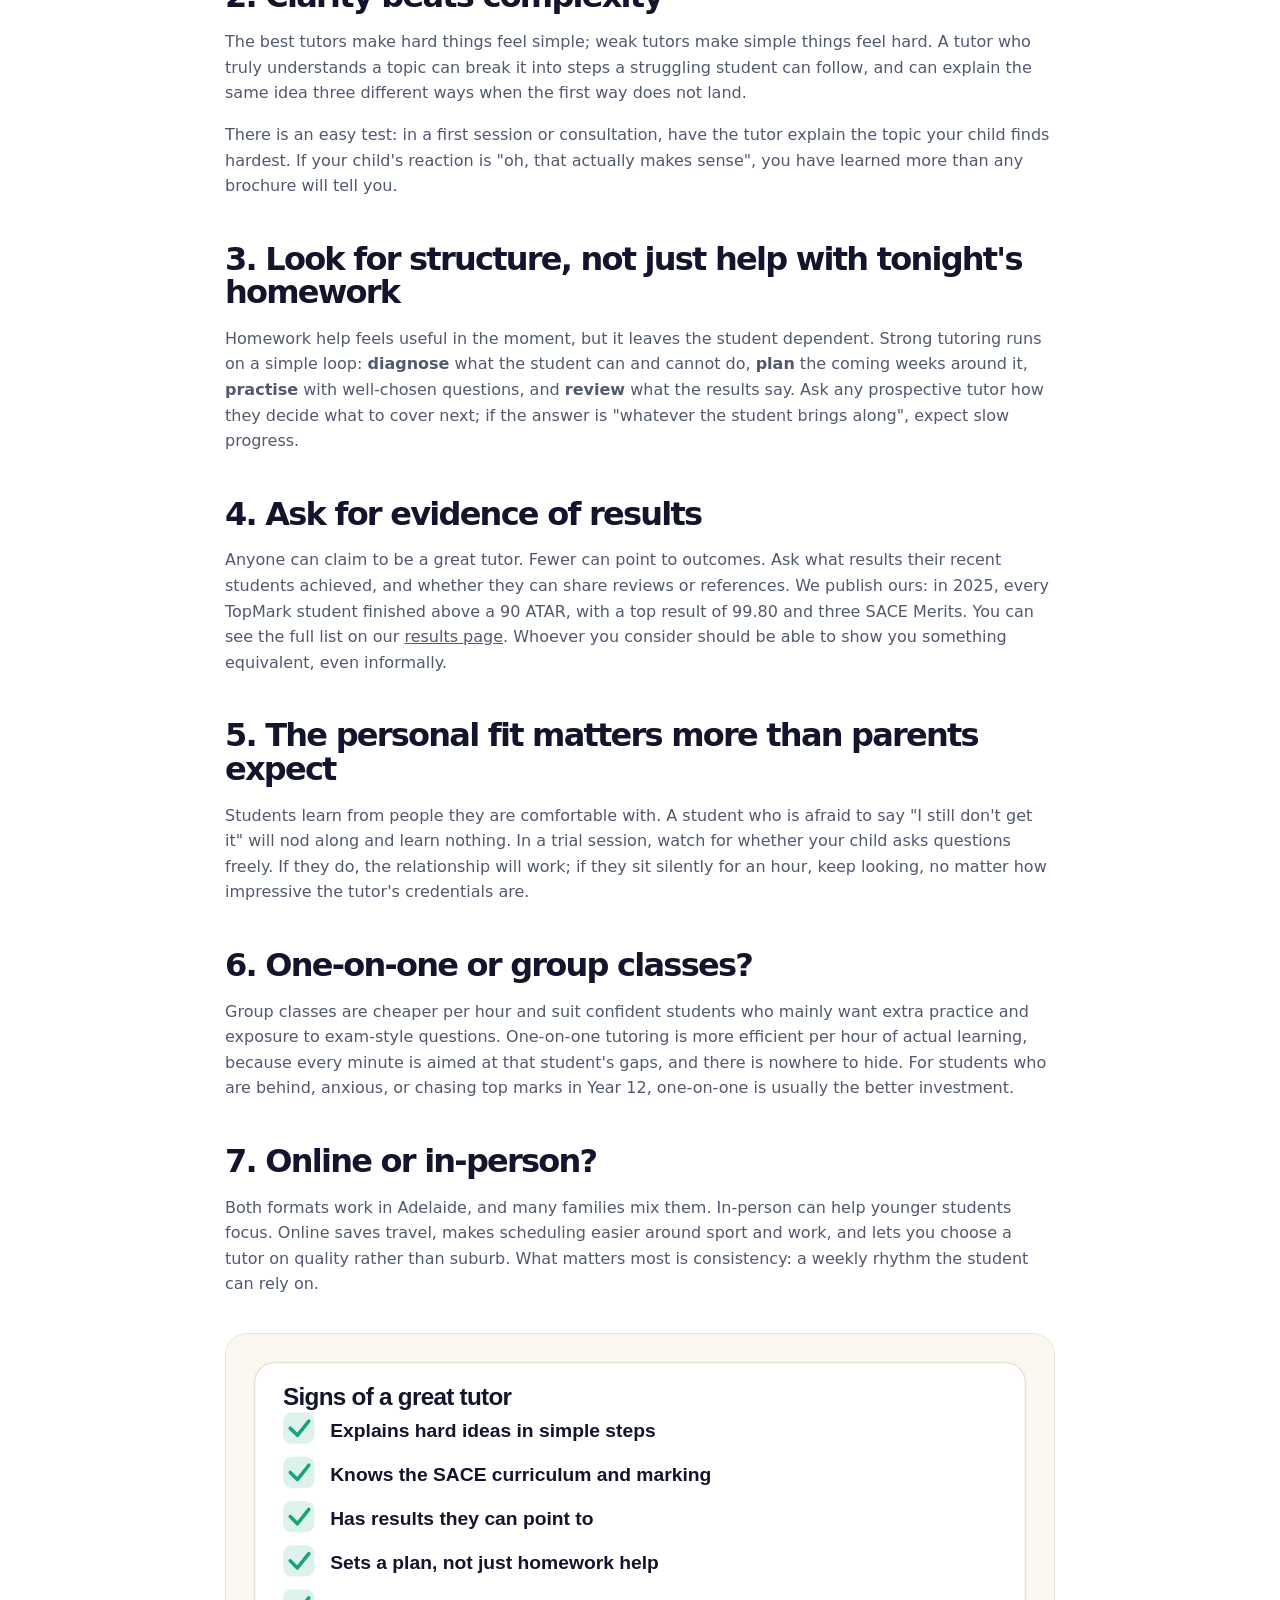
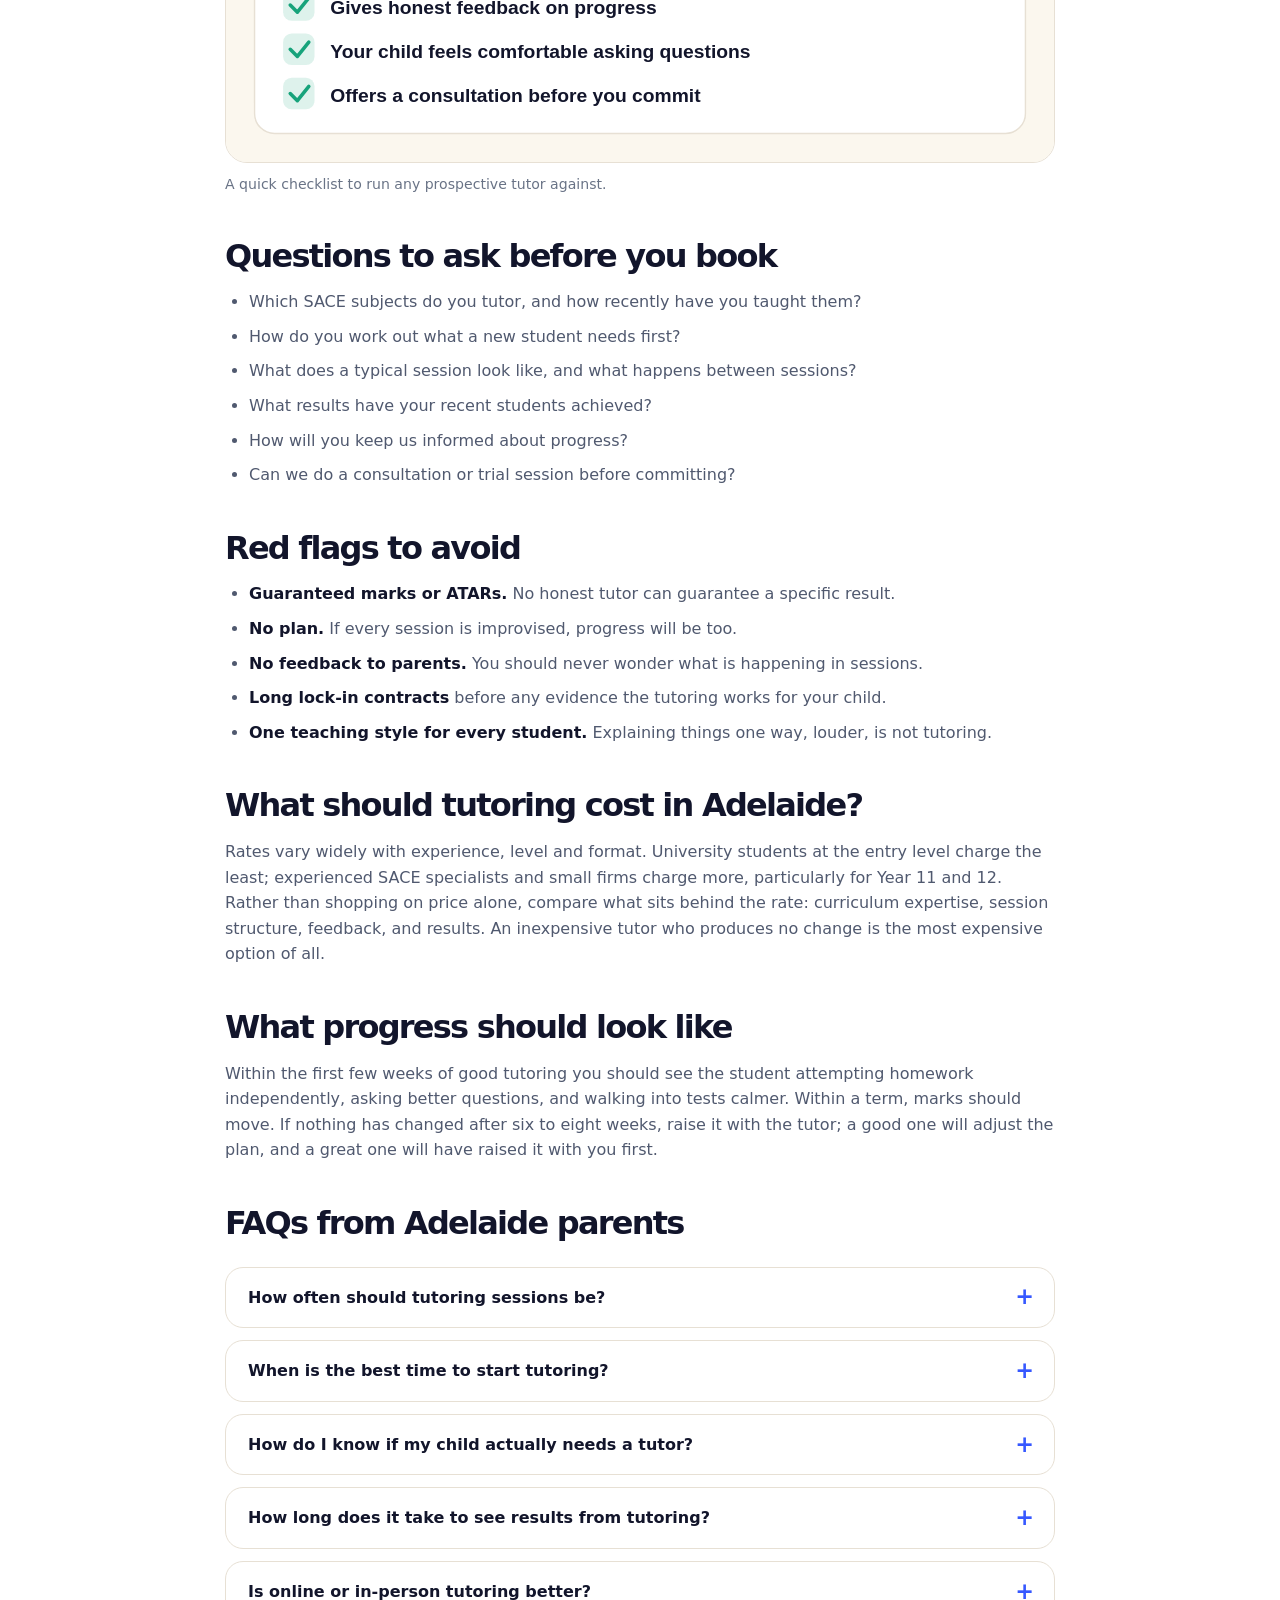
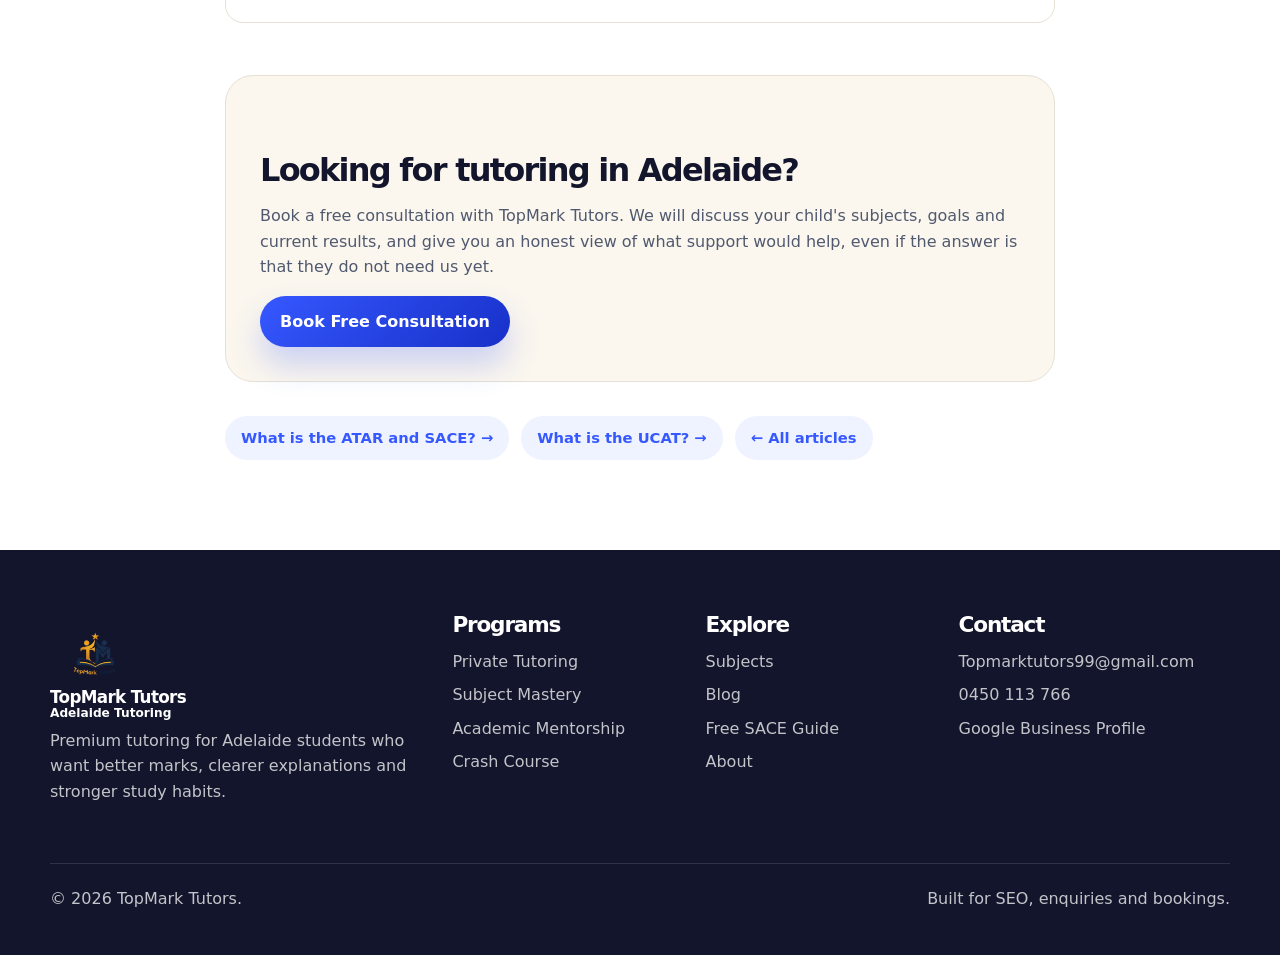
<file: blog-choose-tutor-adelaide.html>
<!doctype html><html lang="en-AU"><head><meta charset="utf-8"><meta name="viewport" content="width=device-width, initial-scale=1">
<title>How to Choose the Right Tutor in Adelaide (2026 Guide) | TopMark Tutors</title>
<meta name="description" content="A practical guide for Adelaide parents and students: seven signs of a great tutor, the questions to ask before booking, red flags to avoid, and what real progress should look like.">
<link rel="canonical" href="https://topmarktutors.com.au/blog-choose-tutor-adelaide.html">
<meta property="og:site_name" content="TopMark Tutors">
<meta property="og:type" content="article">
<meta property="og:title" content="How to Choose the Right Tutor in Adelaide (2026 Guide) | TopMark Tutors">
<meta property="og:description" content="A practical guide for Adelaide parents and students: seven signs of a great tutor, the questions to ask before booking, red flags to avoid, and what real progress should look like.">
<meta property="og:url" content="https://topmarktutors.com.au/blog-choose-tutor-adelaide.html">
<meta property="og:image" content="https://topmarktutors.com.au/assets/images/blog/og/choose-tutor-hero.png">
<meta property="og:image:width" content="1200"><meta property="og:image:height" content="630">
<meta property="og:locale" content="en_AU">
<meta property="article:published_time" content="2026-07-28T09:00:00+09:30"><meta property="article:modified_time" content="2026-07-28T09:00:00+09:30"><meta name="twitter:card" content="summary_large_image">
<meta name="twitter:title" content="How to Choose the Right Tutor in Adelaide (2026 Guide) | TopMark Tutors">
<meta name="twitter:description" content="A practical guide for Adelaide parents and students: seven signs of a great tutor, the questions to ask before booking, red flags to avoid, and what real progress should look like.">
<meta name="twitter:image" content="https://topmarktutors.com.au/assets/images/blog/og/choose-tutor-hero.png">
<link rel="icon" href="favicon.ico" sizes="any"><link rel="icon" type="image/png" sizes="32x32" href="assets/images/favicon-32.png"><link rel="icon" type="image/png" sizes="16x16" href="assets/images/favicon-16.png"><link rel="apple-touch-icon" href="assets/images/apple-touch-icon.png"><link rel="manifest" href="site.webmanifest"><meta name="theme-color" content="#12152b"><link rel="stylesheet" href="assets/css/styles.css">
<!-- Google Analytics placeholder: replace G-XXXXXXXXXX with your Measurement ID. -->
<script type="application/ld+json">{"@context": "https://schema.org", "@type": "BlogPosting", "headline": "How to Choose the Right Tutor in Adelaide", "description": "A practical guide for Adelaide parents and students: seven signs of a great tutor, the questions to ask before booking, red flags to avoid, and what real progress should look like.", "image": "https://topmarktutors.com.au/assets/images/blog/og/choose-tutor-hero.png", "author": {"@type": "Organization", "name": "TopMark Tutors", "url": "https://topmarktutors.com.au"}, "publisher": {"@type": "Organization", "name": "TopMark Tutors", "logo": {"@type": "ImageObject", "url": "https://topmarktutors.com.au/assets/images/topmark-logo.png"}}, "datePublished": "2026-07-28T09:00:00+09:30", "dateModified": "2026-07-28T09:00:00+09:30", "mainEntityOfPage": {"@type": "WebPage", "@id": "https://topmarktutors.com.au/blog-choose-tutor-adelaide.html"}, "inLanguage": "en-AU"}</script><script type="application/ld+json">{"@context": "https://schema.org", "@type": "BreadcrumbList", "itemListElement": [{"@type": "ListItem", "position": 1, "name": "Home", "item": "https://topmarktutors.com.au/"}, {"@type": "ListItem", "position": 2, "name": "Blog", "item": "https://topmarktutors.com.au/blog.html"}, {"@type": "ListItem", "position": 3, "name": "How to Choose the Right Tutor in Adelaide", "item": "https://topmarktutors.com.au/blog-choose-tutor-adelaide.html"}]}</script><script type="application/ld+json">{"@context": "https://schema.org", "@type": "FAQPage", "mainEntity": [{"@type": "Question", "name": "How often should tutoring sessions be?", "acceptedAnswer": {"@type": "Answer", "text": "For most students, one focused session per week per subject is the sweet spot, with structured work set between sessions. Twice-weekly sessions make sense in the lead-up to exams or when a student is catching up on significant gaps."}}, {"@type": "Question", "name": "When is the best time to start tutoring?", "acceptedAnswer": {"@type": "Answer", "text": "Earlier than most families think. Starting at the beginning of the year, or the moment marks begin to slip, is far more effective than starting three weeks before exams. In Year 12 especially, school assessment counts towards the final grade from term 1, so early support protects marks that already matter."}}, {"@type": "Question", "name": "How do I know if my child actually needs a tutor?", "acceptedAnswer": {"@type": "Answer", "text": "Common signs include marks drifting down over a term, homework taking much longer than it should, growing anxiety before tests, or a student who says they understand in class but cannot do questions alone at home. A good consultation will honestly assess whether tutoring is needed at all."}}, {"@type": "Question", "name": "How long does it take to see results from tutoring?", "acceptedAnswer": {"@type": "Answer", "text": "Confidence usually improves within two to three weeks. Measurable mark improvements typically show within four to eight weeks, depending on how frequently assessments come around. Be cautious of anyone promising overnight jumps."}}, {"@type": "Question", "name": "Is online or in-person tutoring better?", "acceptedAnswer": {"@type": "Answer", "text": "Both work well when the tutor is good and sessions are consistent. In-person suits students who focus better with someone beside them; online removes travel time and widens your choice of tutors. The quality of the tutor matters far more than the format."}}]}</script></head><body><div class="top-banner"><div class="container banner-inner"><span><strong>SACE Exam Crash Course</strong> &bull; Early bird pricing ends 6 September, save up to $200.</span><a href="crash-course.html#book">Secure Your Place →</a></div></div><header class="site-header"><div class="container nav-wrap"><a class="brand" href="index.html"><img class="brand-logo" src="assets/images/topmark-logo.png" alt="TopMark Tutors logo"><span class="brand-text"><strong>TopMark Tutors</strong><small>Adelaide Tutoring</small></span></a><button class="nav-toggle" aria-label="Open menu" aria-expanded="false"><span></span><span></span><span></span></button><nav class="main-nav"><a href="index.html">Home</a><a href="programs.html">Programs</a><a href="subjects.html">Subjects</a><a href="crash-course.html">Crash Course</a><a href="blog.html" class="active">Blog</a><a href="about.html">About</a><a href="contact.html">Contact</a></nav><a class="btn btn-dark nav-cta" href="booking.html">Book Free Call</a></div></header><main><article class="article"><div class="container narrow">
<p class="eyebrow">Tutoring · Adelaide</p>
<h1>How to Choose the Right Tutor in Adelaide</h1>
<div class="article-meta"><span>By TopMark Tutors</span><span>Updated 28 July 2026</span><span>8 min read</span></div>
<img class="article-hero-img" src="assets/images/blog/choose-tutor-hero.svg" alt="How to choose the right tutor in Adelaide: guide cover showing what to look for, what to ask and red flags to avoid" width="1200" height="630">
<p class="lead">Adelaide has hundreds of tutors, from university students advertising on noticeboards to established centres. Prices vary, formats vary, and quality varies most of all. Choosing well is not about finding the most qualified person on paper; it is about finding the person who will actually move your child forward. Here is how to tell the difference before you spend a dollar.</p>

<h2>1. Subject knowledge is the entry ticket, not the whole answer</h2>
<p>A tutor must know the subject deeply, and for senior students that means knowing the <strong>SACE curriculum specifically</strong>: what the performance standards reward, how school assessment and external assessment split, and what markers look for in each question type. A brilliant mathematician who does not know how SACE Mathematical Methods is assessed will teach interesting maths that does not convert into marks.</p>
<p>When you speak with a prospective tutor, ask what they know about the specific subject outline. The difference between a subject expert and a curriculum expert shows up within one question.</p>

<h2>2. Clarity beats complexity</h2>
<p>The best tutors make hard things feel simple; weak tutors make simple things feel hard. A tutor who truly understands a topic can break it into steps a struggling student can follow, and can explain the same idea three different ways when the first way does not land.</p>
<p>There is an easy test: in a first session or consultation, have the tutor explain the topic your child finds hardest. If your child's reaction is "oh, that actually makes sense", you have learned more than any brochure will tell you.</p>

<h2>3. Look for structure, not just help with tonight's homework</h2>
<p>Homework help feels useful in the moment, but it leaves the student dependent. Strong tutoring runs on a simple loop: <strong>diagnose</strong> what the student can and cannot do, <strong>plan</strong> the coming weeks around it, <strong>practise</strong> with well-chosen questions, and <strong>review</strong> what the results say. Ask any prospective tutor how they decide what to cover next; if the answer is "whatever the student brings along", expect slow progress.</p>

<h2>4. Ask for evidence of results</h2>
<p>Anyone can claim to be a great tutor. Fewer can point to outcomes. Ask what results their recent students achieved, and whether they can share reviews or references. We publish ours: in 2025, every TopMark student finished above a 90 ATAR, with a top result of 99.80 and three SACE Merits. You can see the full list on our <a href="index.html">results page</a>. Whoever you consider should be able to show you something equivalent, even informally.</p>

<h2>5. The personal fit matters more than parents expect</h2>
<p>Students learn from people they are comfortable with. A student who is afraid to say "I still don't get it" will nod along and learn nothing. In a trial session, watch for whether your child asks questions freely. If they do, the relationship will work; if they sit silently for an hour, keep looking, no matter how impressive the tutor's credentials are.</p>

<h2>6. One-on-one or group classes?</h2>
<p>Group classes are cheaper per hour and suit confident students who mainly want extra practice and exposure to exam-style questions. One-on-one tutoring is more efficient per hour of actual learning, because every minute is aimed at that student's gaps, and there is nowhere to hide. For students who are behind, anxious, or chasing top marks in Year 12, one-on-one is usually the better investment.</p>

<h2>7. Online or in-person?</h2>
<p>Both formats work in Adelaide, and many families mix them. In-person can help younger students focus. Online saves travel, makes scheduling easier around sport and work, and lets you choose a tutor on quality rather than suburb. What matters most is consistency: a weekly rhythm the student can rely on.</p>

<figure class="article-figure"><img src="assets/images/blog/tutor-checklist.svg" alt="Checklist of seven signs of a great tutor: explains hard ideas simply, knows the SACE curriculum, has results to point to, sets a plan, gives honest feedback, student feels comfortable asking questions, offers a consultation" width="1160" height="600" loading="lazy"><figcaption>A quick checklist to run any prospective tutor against.</figcaption></figure>

<h2>Questions to ask before you book</h2>
<ul>
<li>Which SACE subjects do you tutor, and how recently have you taught them?</li>
<li>How do you work out what a new student needs first?</li>
<li>What does a typical session look like, and what happens between sessions?</li>
<li>What results have your recent students achieved?</li>
<li>How will you keep us informed about progress?</li>
<li>Can we do a consultation or trial session before committing?</li>
</ul>

<h2>Red flags to avoid</h2>
<ul>
<li><strong>Guaranteed marks or ATARs.</strong> No honest tutor can guarantee a specific result.</li>
<li><strong>No plan.</strong> If every session is improvised, progress will be too.</li>
<li><strong>No feedback to parents.</strong> You should never wonder what is happening in sessions.</li>
<li><strong>Long lock-in contracts</strong> before any evidence the tutoring works for your child.</li>
<li><strong>One teaching style for every student.</strong> Explaining things one way, louder, is not tutoring.</li>
</ul>

<h2>What should tutoring cost in Adelaide?</h2>
<p>Rates vary widely with experience, level and format. University students at the entry level charge the least; experienced SACE specialists and small firms charge more, particularly for Year 11 and 12. Rather than shopping on price alone, compare what sits behind the rate: curriculum expertise, session structure, feedback, and results. An inexpensive tutor who produces no change is the most expensive option of all.</p>

<h2>What progress should look like</h2>
<p>Within the first few weeks of good tutoring you should see the student attempting homework independently, asking better questions, and walking into tests calmer. Within a term, marks should move. If nothing has changed after six to eight weeks, raise it with the tutor; a good one will adjust the plan, and a great one will have raised it with you first.</p>

<h2>FAQs from Adelaide parents</h2>
<div class="faq-list"><details class="faq-item"><summary>How often should tutoring sessions be?</summary><p>For most students, one focused session per week per subject is the sweet spot, with structured work set between sessions. Twice-weekly sessions make sense in the lead-up to exams or when a student is catching up on significant gaps.</p></details><details class="faq-item"><summary>When is the best time to start tutoring?</summary><p>Earlier than most families think. Starting at the beginning of the year, or the moment marks begin to slip, is far more effective than starting three weeks before exams. In Year 12 especially, school assessment counts towards the final grade from term 1, so early support protects marks that already matter.</p></details><details class="faq-item"><summary>How do I know if my child actually needs a tutor?</summary><p>Common signs include marks drifting down over a term, homework taking much longer than it should, growing anxiety before tests, or a student who says they understand in class but cannot do questions alone at home. A good consultation will honestly assess whether tutoring is needed at all.</p></details><details class="faq-item"><summary>How long does it take to see results from tutoring?</summary><p>Confidence usually improves within two to three weeks. Measurable mark improvements typically show within four to eight weeks, depending on how frequently assessments come around. Be cautious of anyone promising overnight jumps.</p></details><details class="faq-item"><summary>Is online or in-person tutoring better?</summary><p>Both work well when the tutor is good and sessions are consistent. In-person suits students who focus better with someone beside them; online removes travel time and widens your choice of tutors. The quality of the tutor matters far more than the format.</p></details></div>

<div class="article-cta"><h2>Looking for tutoring in Adelaide?</h2><p>Book a free consultation with TopMark Tutors. We will discuss your child's subjects, goals and current results, and give you an honest view of what support would help, even if the answer is that they do not need us yet.</p><a class="btn btn-primary" href="booking.html">Book Free Consultation</a></div>
<div class="article-nav-links"><a href="blog-what-is-atar-and-sace.html">What is the ATAR and SACE? →</a><a href="blog-what-is-ucat.html">What is the UCAT? →</a><a href="blog.html">← All articles</a></div>
</div></article></main><footer class="site-footer"><div class="container footer-grid"><div><a href="index.html" class="brand footer-brand"><img class="brand-logo" src="assets/images/topmark-logo.png" alt="TopMark Tutors logo"><span class="brand-text"><strong>TopMark Tutors</strong><small>Adelaide Tutoring</small></span></a><p>Premium tutoring for Adelaide students who want better marks, clearer explanations and stronger study habits.</p></div><div><h3>Programs</h3><a href="private-tutoring.html">Private Tutoring</a><a href="subject-mastery.html">Subject Mastery</a><a href="mentorship.html">Academic Mentorship</a><a href="crash-course.html">Crash Course</a></div><div><h3>Explore</h3><a href="subjects.html">Subjects</a><a href="blog.html">Blog</a><a href="index.html#free-guide">Free SACE Guide</a><a href="about.html">About</a></div><div><h3>Contact</h3><a href="mailto:Topmarktutors99@gmail.com">Topmarktutors99@gmail.com</a><a href="tel:+61450113766">0450 113 766</a><a href="https://www.google.com/search?q=TopMark+Tutors+Adelaide" target="_blank" rel="noopener">Google Business Profile</a></div></div><div class="container footer-bottom"><p>© <span id="year"></span> TopMark Tutors.</p><p>Built for SEO, enquiries and bookings.</p></div></footer><script src="assets/js/main.js"></script></body></html>
</file>
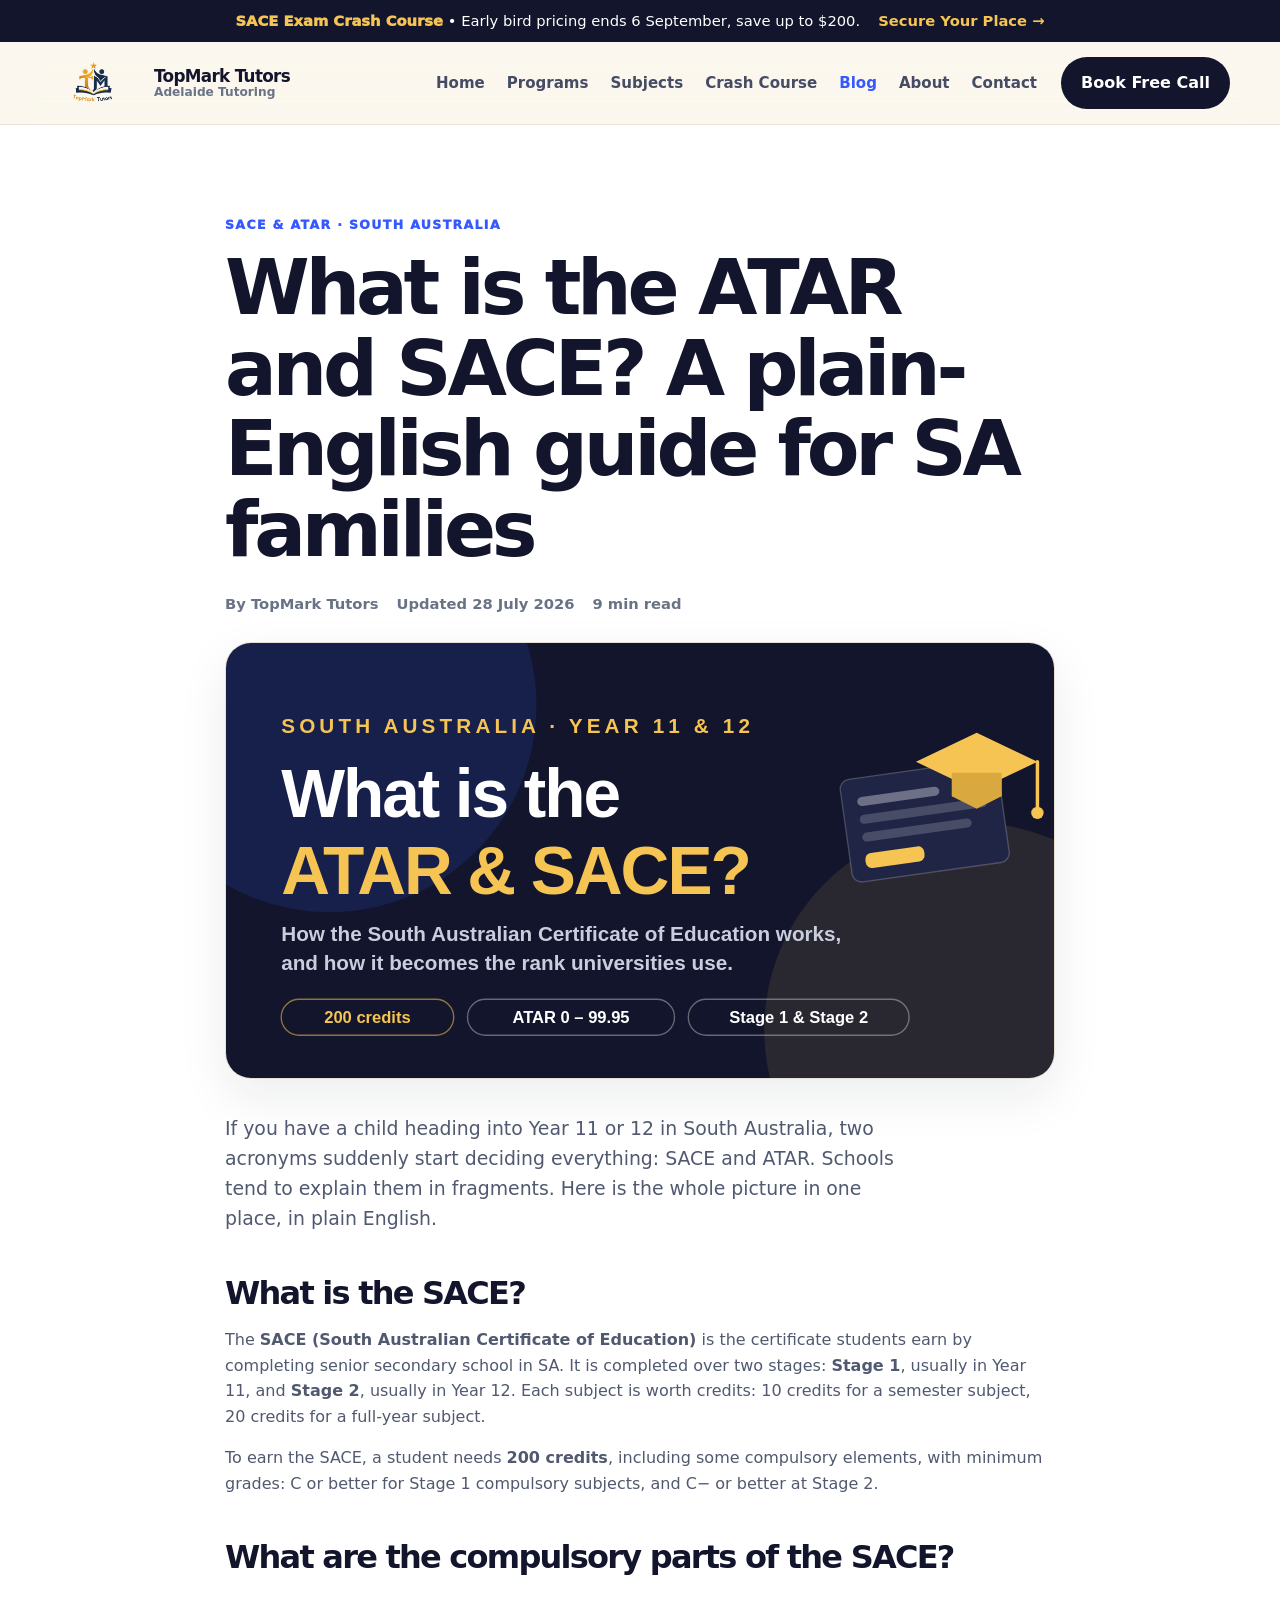
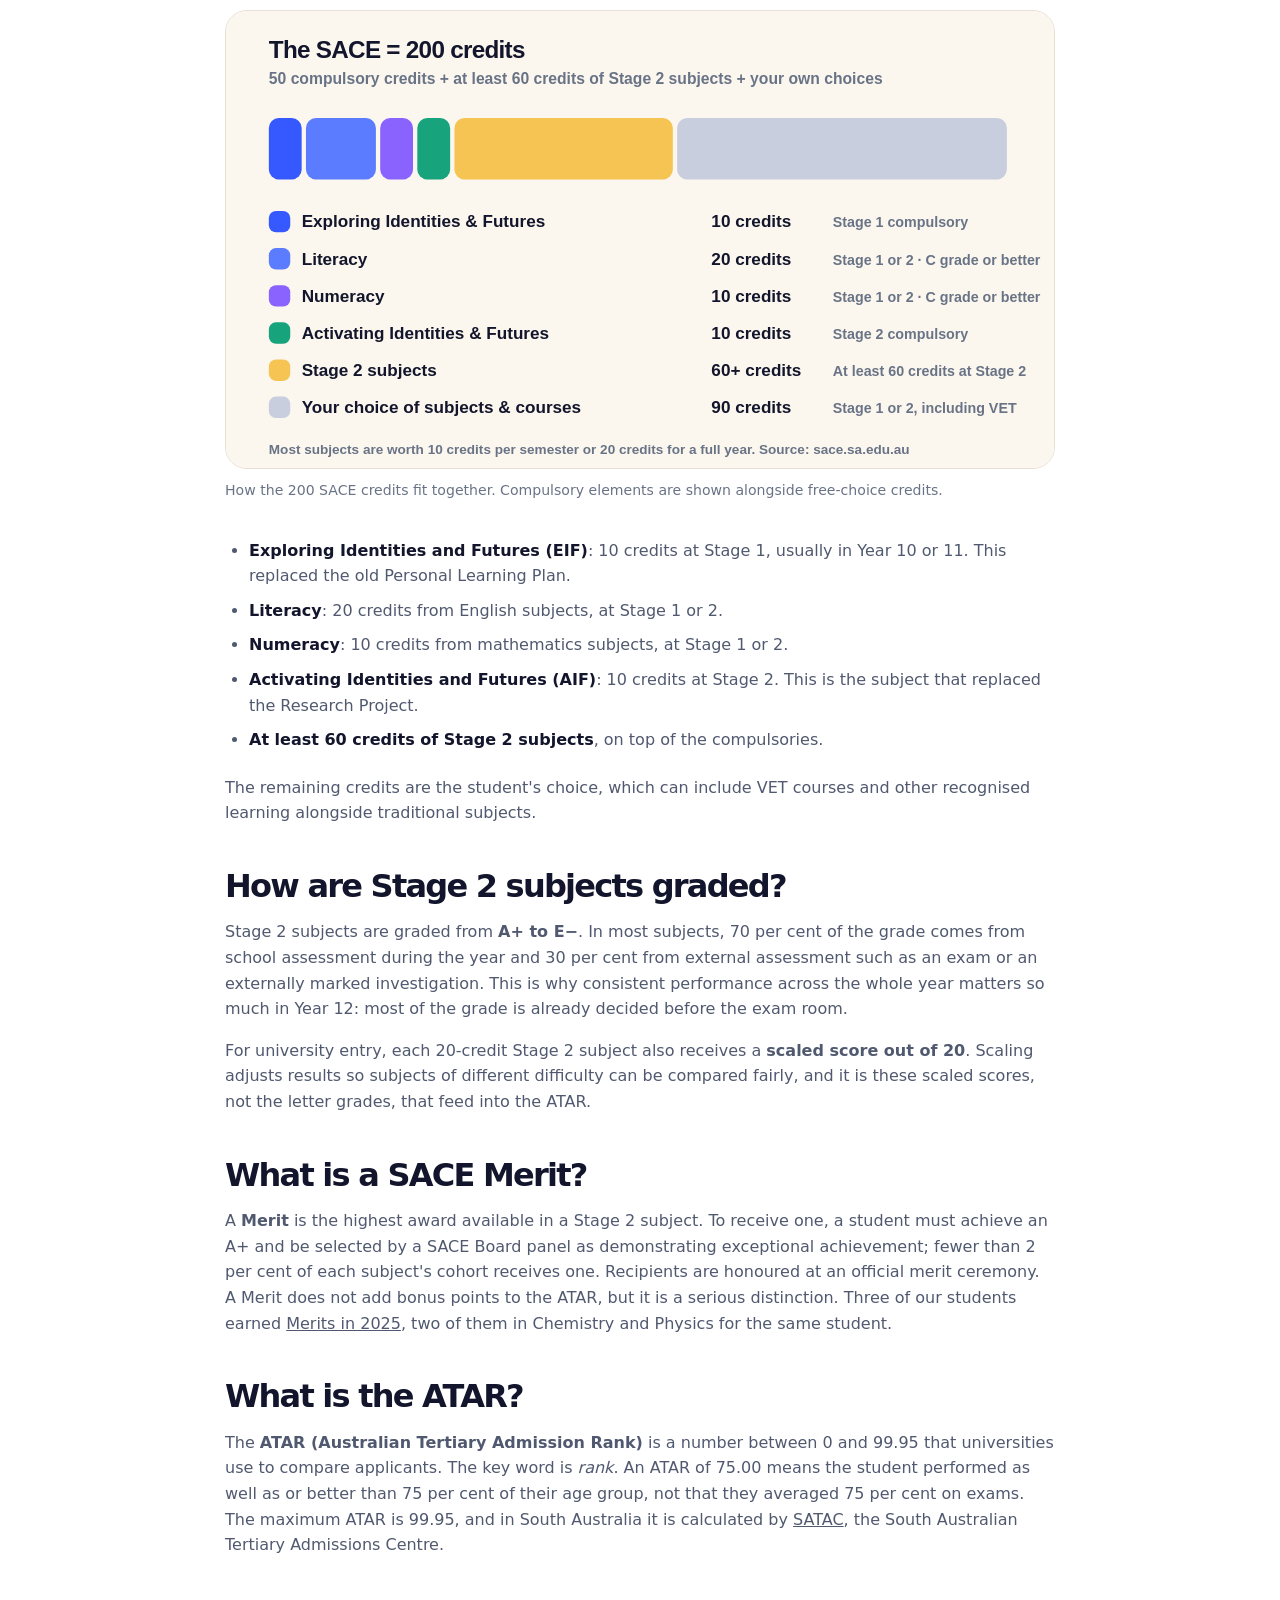
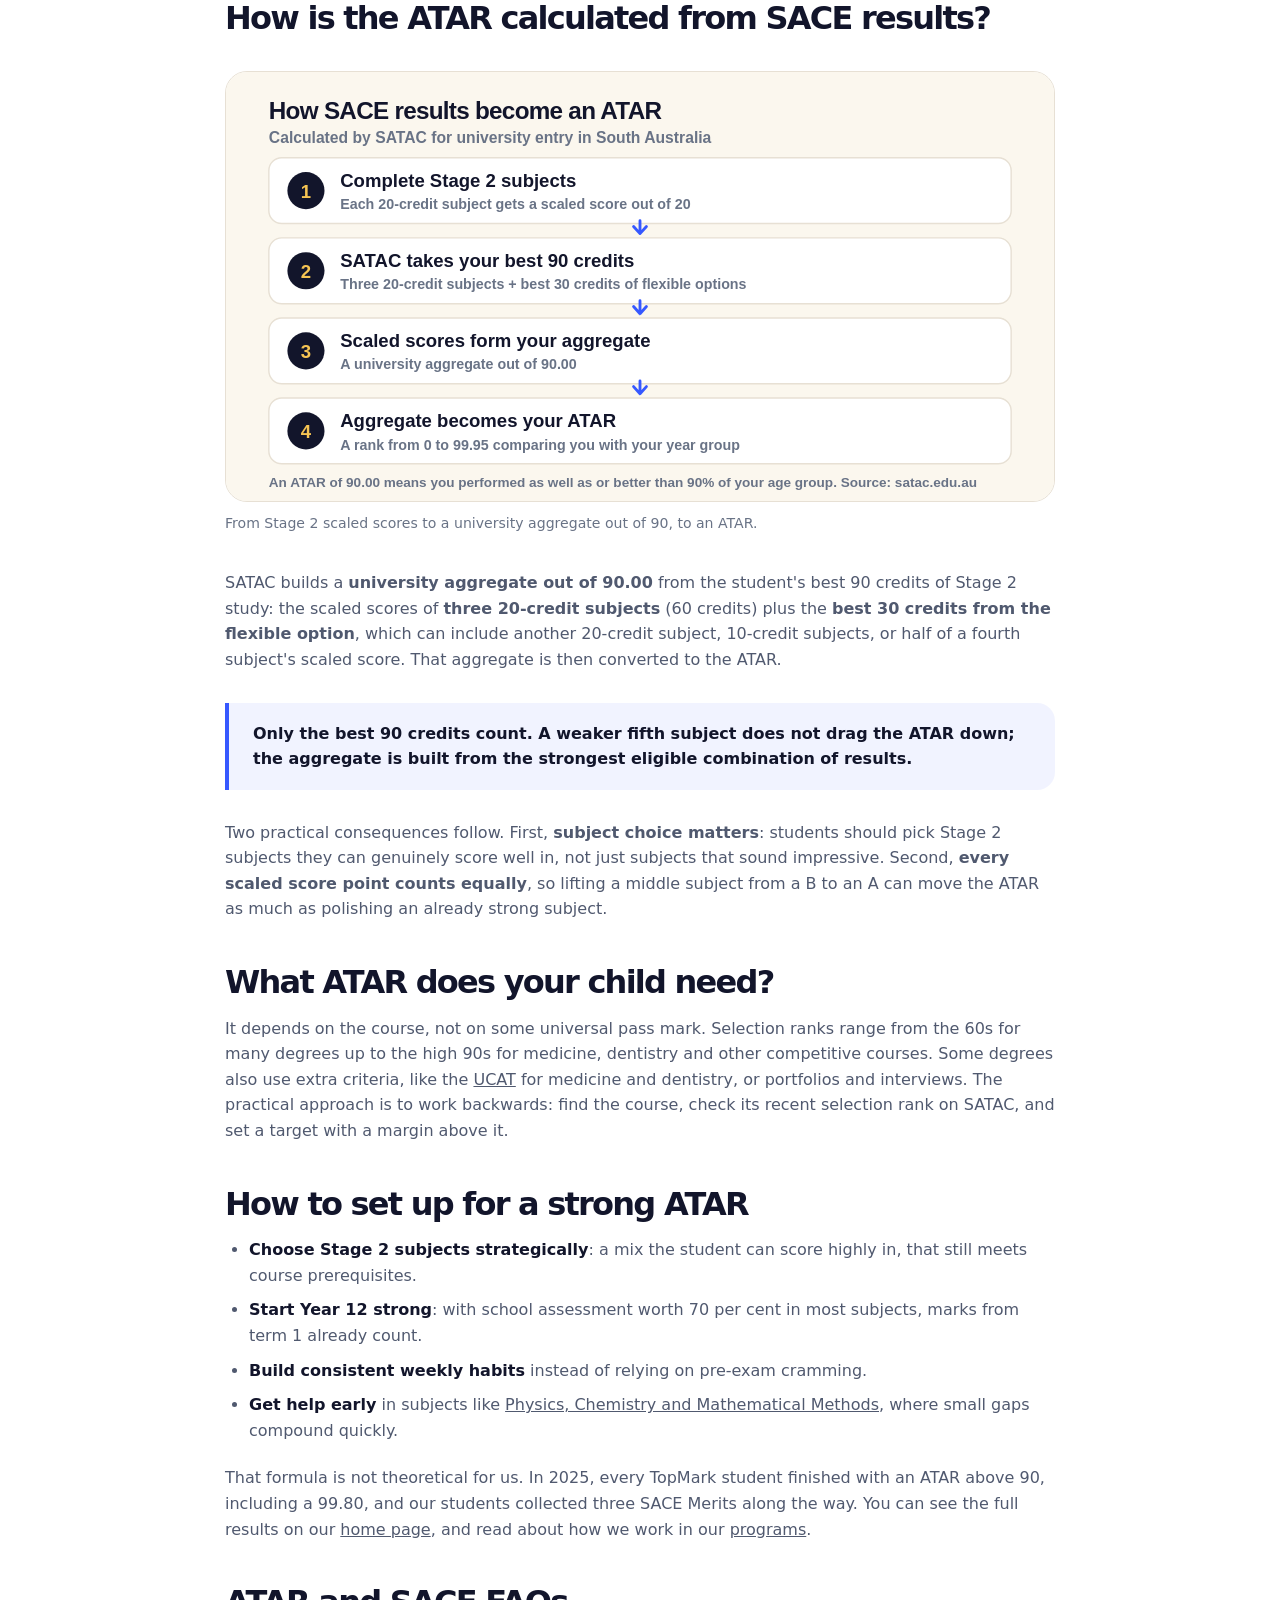
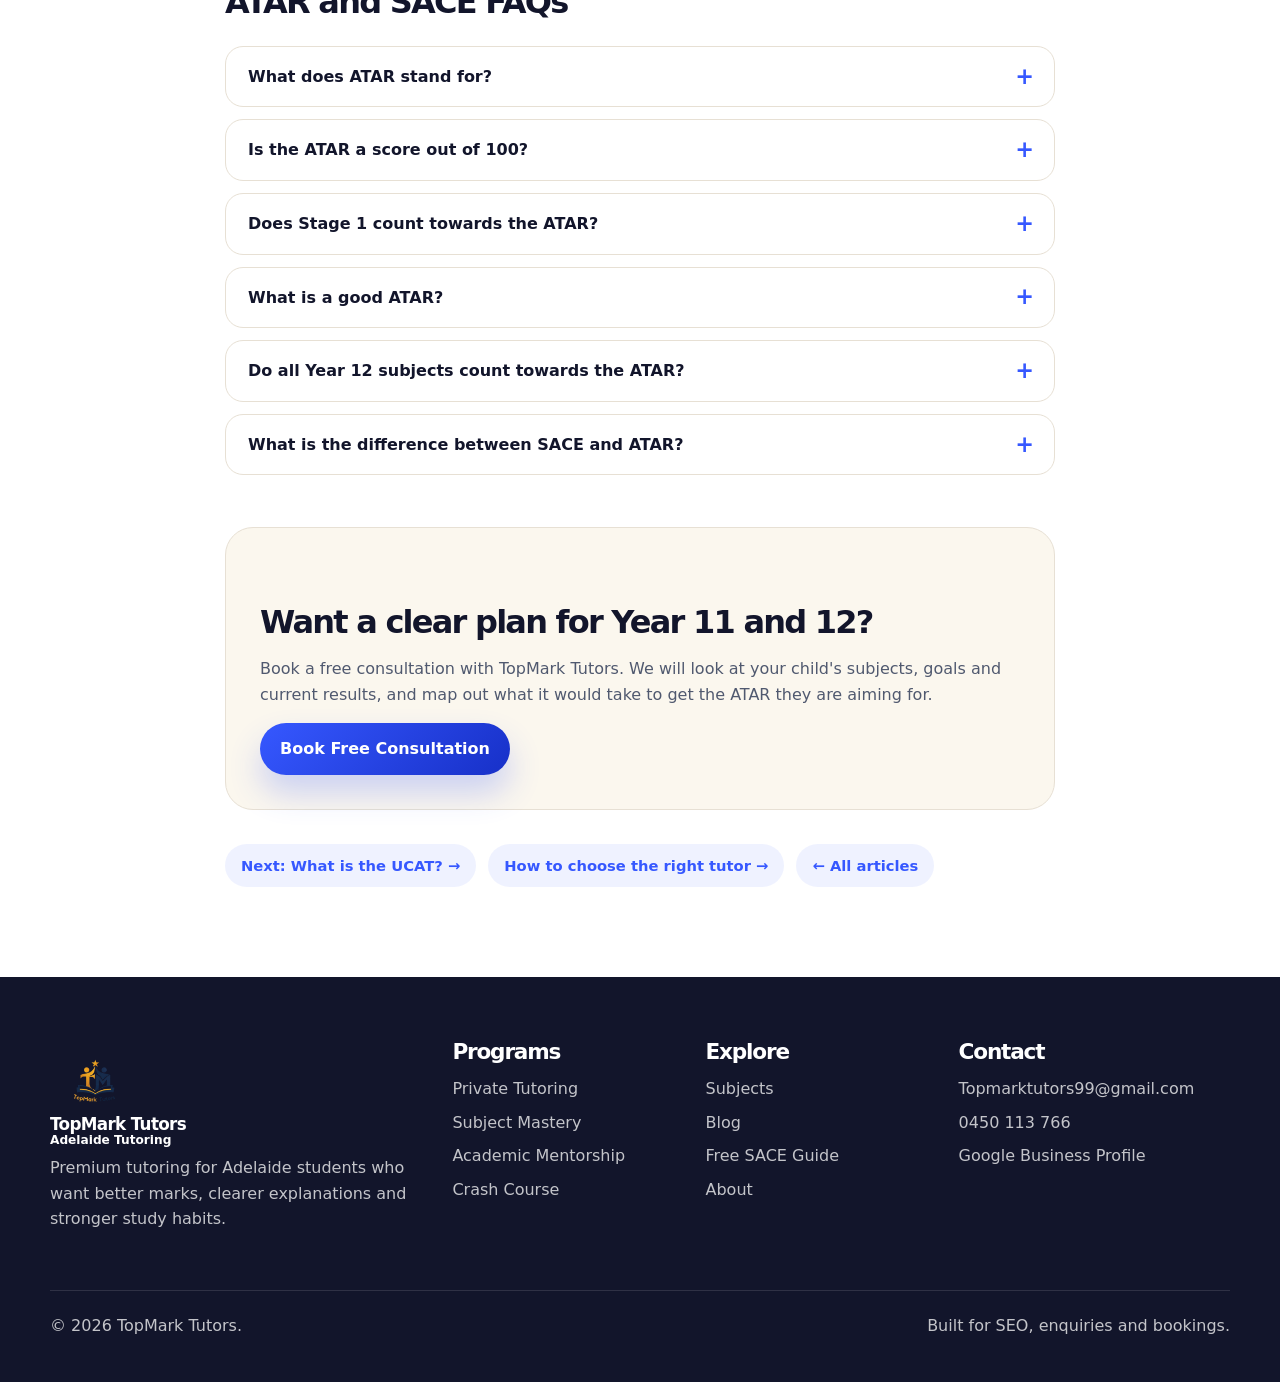
<file: blog-what-is-atar-and-sace.html>
<!doctype html><html lang="en-AU"><head><meta charset="utf-8"><meta name="viewport" content="width=device-width, initial-scale=1">
<title>What is the ATAR and SACE? A Plain-English Guide for SA | TopMark Tutors</title>
<meta name="description" content="SACE and ATAR explained for South Australian families: the 200 credits, Stage 1 and 2, compulsory subjects, scaled scores, Merits, and how SATAC turns results into an ATAR out of 99.95.">
<link rel="canonical" href="https://topmarktutors.com.au/blog-what-is-atar-and-sace.html">
<meta property="og:site_name" content="TopMark Tutors">
<meta property="og:type" content="article">
<meta property="og:title" content="What is the ATAR and SACE? A Plain-English Guide for SA | TopMark Tutors">
<meta property="og:description" content="SACE and ATAR explained for South Australian families: the 200 credits, Stage 1 and 2, compulsory subjects, scaled scores, Merits, and how SATAC turns results into an ATAR out of 99.95.">
<meta property="og:url" content="https://topmarktutors.com.au/blog-what-is-atar-and-sace.html">
<meta property="og:image" content="https://topmarktutors.com.au/assets/images/blog/og/atar-sace-hero.png">
<meta property="og:image:width" content="1200"><meta property="og:image:height" content="630">
<meta property="og:locale" content="en_AU">
<meta property="article:published_time" content="2026-07-28T09:00:00+09:30"><meta property="article:modified_time" content="2026-07-28T09:00:00+09:30"><meta name="twitter:card" content="summary_large_image">
<meta name="twitter:title" content="What is the ATAR and SACE? A Plain-English Guide for SA | TopMark Tutors">
<meta name="twitter:description" content="SACE and ATAR explained for South Australian families: the 200 credits, Stage 1 and 2, compulsory subjects, scaled scores, Merits, and how SATAC turns results into an ATAR out of 99.95.">
<meta name="twitter:image" content="https://topmarktutors.com.au/assets/images/blog/og/atar-sace-hero.png">
<link rel="icon" href="favicon.ico" sizes="any"><link rel="icon" type="image/png" sizes="32x32" href="assets/images/favicon-32.png"><link rel="icon" type="image/png" sizes="16x16" href="assets/images/favicon-16.png"><link rel="apple-touch-icon" href="assets/images/apple-touch-icon.png"><link rel="manifest" href="site.webmanifest"><meta name="theme-color" content="#12152b"><link rel="stylesheet" href="assets/css/styles.css">
<!-- Google Analytics placeholder: replace G-XXXXXXXXXX with your Measurement ID. -->
<script type="application/ld+json">{"@context": "https://schema.org", "@type": "BlogPosting", "headline": "What is the ATAR and SACE? A plain-English guide for SA families", "description": "SACE and ATAR explained for South Australian families: the 200 credits, Stage 1 and 2, compulsory subjects, scaled scores, Merits, and how SATAC turns results into an ATAR out of 99.95.", "image": "https://topmarktutors.com.au/assets/images/blog/og/atar-sace-hero.png", "author": {"@type": "Organization", "name": "TopMark Tutors", "url": "https://topmarktutors.com.au"}, "publisher": {"@type": "Organization", "name": "TopMark Tutors", "logo": {"@type": "ImageObject", "url": "https://topmarktutors.com.au/assets/images/topmark-logo.png"}}, "datePublished": "2026-07-28T09:00:00+09:30", "dateModified": "2026-07-28T09:00:00+09:30", "mainEntityOfPage": {"@type": "WebPage", "@id": "https://topmarktutors.com.au/blog-what-is-atar-and-sace.html"}, "inLanguage": "en-AU"}</script><script type="application/ld+json">{"@context": "https://schema.org", "@type": "BreadcrumbList", "itemListElement": [{"@type": "ListItem", "position": 1, "name": "Home", "item": "https://topmarktutors.com.au/"}, {"@type": "ListItem", "position": 2, "name": "Blog", "item": "https://topmarktutors.com.au/blog.html"}, {"@type": "ListItem", "position": 3, "name": "What is the ATAR and SACE?", "item": "https://topmarktutors.com.au/blog-what-is-atar-and-sace.html"}]}</script><script type="application/ld+json">{"@context": "https://schema.org", "@type": "FAQPage", "mainEntity": [{"@type": "Question", "name": "What does ATAR stand for?", "acceptedAnswer": {"@type": "Answer", "text": "ATAR stands for Australian Tertiary Admission Rank. It is a rank between 0 and 99.95 that shows how a student performed compared with their age group, and it is the main number universities use for course entry."}}, {"@type": "Question", "name": "Is the ATAR a score out of 100?", "acceptedAnswer": {"@type": "Answer", "text": "No. The ATAR is a rank, not a mark. An ATAR of 90.00 does not mean 90 per cent on exams; it means the student performed as well as or better than 90 per cent of their year group. The highest possible ATAR is 99.95."}}, {"@type": "Question", "name": "Does Stage 1 count towards the ATAR?", "acceptedAnswer": {"@type": "Answer", "text": "Stage 1 results do not feed directly into the ATAR, which is calculated from Stage 2 (Year 12) results. But Stage 1 still matters: it contains compulsory SACE requirements, it is where subject foundations are built, and schools often use Stage 1 results to guide Stage 2 subject choices."}}, {"@type": "Question", "name": "What is a good ATAR?", "acceptedAnswer": {"@type": "Answer", "text": "It depends entirely on the course. Some university courses have selection ranks in the 60s and 70s, while competitive degrees like medicine, dentistry and law typically need ATARs in the 90s. The right target is the entry requirement for the course your child actually wants, which you can check on the SATAC website."}}, {"@type": "Question", "name": "Do all Year 12 subjects count towards the ATAR?", "acceptedAnswer": {"@type": "Answer", "text": "Not necessarily. SATAC calculates the university aggregate from your best 90 credits of Stage 2 study: three 20-credit subjects plus the best 30 credits of flexible options. If a student completes more than 90 credits, the weakest extra results simply do not count."}}, {"@type": "Question", "name": "What is the difference between SACE and ATAR?", "acceptedAnswer": {"@type": "Answer", "text": "The SACE is the certificate: proof that a student completed senior secondary school in South Australia. The ATAR is a separate rank calculated by SATAC from Stage 2 results, used for university entry. You can complete the SACE without receiving an ATAR, but you cannot get an ATAR without completing the right mix of Stage 2 subjects."}}]}</script></head><body><div class="top-banner"><div class="container banner-inner"><span><strong>SACE Exam Crash Course</strong> &bull; Early bird pricing ends 6 September, save up to $200.</span><a href="crash-course.html#book">Secure Your Place →</a></div></div><header class="site-header"><div class="container nav-wrap"><a class="brand" href="index.html"><img class="brand-logo" src="assets/images/topmark-logo.png" alt="TopMark Tutors logo"><span class="brand-text"><strong>TopMark Tutors</strong><small>Adelaide Tutoring</small></span></a><button class="nav-toggle" aria-label="Open menu" aria-expanded="false"><span></span><span></span><span></span></button><nav class="main-nav"><a href="index.html">Home</a><a href="programs.html">Programs</a><a href="subjects.html">Subjects</a><a href="crash-course.html">Crash Course</a><a href="blog.html" class="active">Blog</a><a href="about.html">About</a><a href="contact.html">Contact</a></nav><a class="btn btn-dark nav-cta" href="booking.html">Book Free Call</a></div></header><main><article class="article"><div class="container narrow">
<p class="eyebrow">SACE &amp; ATAR · South Australia</p>
<h1>What is the ATAR and SACE? A plain-English guide for SA families</h1>
<div class="article-meta"><span>By TopMark Tutors</span><span>Updated 28 July 2026</span><span>9 min read</span></div>
<img class="article-hero-img" src="assets/images/blog/atar-sace-hero.svg" alt="What is the ATAR and SACE? Overview graphic showing the SACE is 200 credits across Stage 1 and Stage 2, leading to an ATAR between 0 and 99.95" width="1200" height="630">
<p class="lead">If you have a child heading into Year 11 or 12 in South Australia, two acronyms suddenly start deciding everything: SACE and ATAR. Schools tend to explain them in fragments. Here is the whole picture in one place, in plain English.</p>

<h2>What is the SACE?</h2>
<p>The <strong>SACE (South Australian Certificate of Education)</strong> is the certificate students earn by completing senior secondary school in SA. It is completed over two stages: <strong>Stage 1</strong>, usually in Year 11, and <strong>Stage 2</strong>, usually in Year 12. Each subject is worth credits: 10 credits for a semester subject, 20 credits for a full-year subject.</p>
<p>To earn the SACE, a student needs <strong>200 credits</strong>, including some compulsory elements, with minimum grades: C or better for Stage 1 compulsory subjects, and C&minus; or better at Stage 2.</p>

<h2>What are the compulsory parts of the SACE?</h2>
<figure class="article-figure"><img src="assets/images/blog/sace-credits.svg" alt="Diagram of the 200 SACE credits: Exploring Identities and Futures 10 credits, Literacy 20 credits, Numeracy 10 credits, Activating Identities and Futures 10 credits, at least 60 credits of Stage 2 subjects, and 90 credits of free choice" width="1160" height="640" loading="lazy"><figcaption>How the 200 SACE credits fit together. Compulsory elements are shown alongside free-choice credits.</figcaption></figure>
<ul>
<li><strong>Exploring Identities and Futures (EIF)</strong>: 10 credits at Stage 1, usually in Year 10 or 11. This replaced the old Personal Learning Plan.</li>
<li><strong>Literacy</strong>: 20 credits from English subjects, at Stage 1 or 2.</li>
<li><strong>Numeracy</strong>: 10 credits from mathematics subjects, at Stage 1 or 2.</li>
<li><strong>Activating Identities and Futures (AIF)</strong>: 10 credits at Stage 2. This is the subject that replaced the Research Project.</li>
<li><strong>At least 60 credits of Stage 2 subjects</strong>, on top of the compulsories.</li>
</ul>
<p>The remaining credits are the student's choice, which can include VET courses and other recognised learning alongside traditional subjects.</p>

<h2>How are Stage 2 subjects graded?</h2>
<p>Stage 2 subjects are graded from <strong>A+ to E&minus;</strong>. In most subjects, 70 per cent of the grade comes from school assessment during the year and 30 per cent from external assessment such as an exam or an externally marked investigation. This is why consistent performance across the whole year matters so much in Year 12: most of the grade is already decided before the exam room.</p>
<p>For university entry, each 20-credit Stage 2 subject also receives a <strong>scaled score out of 20</strong>. Scaling adjusts results so subjects of different difficulty can be compared fairly, and it is these scaled scores, not the letter grades, that feed into the ATAR.</p>

<h2>What is a SACE Merit?</h2>
<p>A <strong>Merit</strong> is the highest award available in a Stage 2 subject. To receive one, a student must achieve an A+ and be selected by a SACE Board panel as demonstrating exceptional achievement; fewer than 2 per cent of each subject's cohort receives one. Recipients are honoured at an official merit ceremony. A Merit does not add bonus points to the ATAR, but it is a serious distinction. Three of our students earned <a href="index.html">Merits in 2025</a>, two of them in Chemistry and Physics for the same student.</p>

<h2>What is the ATAR?</h2>
<p>The <strong>ATAR (Australian Tertiary Admission Rank)</strong> is a number between 0 and 99.95 that universities use to compare applicants. The key word is <em>rank</em>. An ATAR of 75.00 means the student performed as well as or better than 75 per cent of their age group, not that they averaged 75 per cent on exams. The maximum ATAR is 99.95, and in South Australia it is calculated by <a href="https://www.satac.edu.au/atar" target="_blank" rel="noopener">SATAC</a>, the South Australian Tertiary Admissions Centre.</p>

<h2>How is the ATAR calculated from SACE results?</h2>
<figure class="article-figure"><img src="assets/images/blog/atar-flow.svg" alt="Four-step diagram of how the ATAR is calculated: complete Stage 2 subjects with scaled scores out of 20, SATAC takes the best 90 credits, scaled scores form a university aggregate out of 90, and the aggregate becomes an ATAR between 0 and 99.95" width="1160" height="600" loading="lazy"><figcaption>From Stage 2 scaled scores to a university aggregate out of 90, to an ATAR.</figcaption></figure>
<p>SATAC builds a <strong>university aggregate out of 90.00</strong> from the student's best 90 credits of Stage 2 study: the scaled scores of <strong>three 20-credit subjects</strong> (60 credits) plus the <strong>best 30 credits from the flexible option</strong>, which can include another 20-credit subject, 10-credit subjects, or half of a fourth subject's scaled score. That aggregate is then converted to the ATAR.</p>
<div class="key-fact"><p>Only the best 90 credits count. A weaker fifth subject does not drag the ATAR down; the aggregate is built from the strongest eligible combination of results.</p></div>
<p>Two practical consequences follow. First, <strong>subject choice matters</strong>: students should pick Stage 2 subjects they can genuinely score well in, not just subjects that sound impressive. Second, <strong>every scaled score point counts equally</strong>, so lifting a middle subject from a B to an A can move the ATAR as much as polishing an already strong subject.</p>

<h2>What ATAR does your child need?</h2>
<p>It depends on the course, not on some universal pass mark. Selection ranks range from the 60s for many degrees up to the high 90s for medicine, dentistry and other competitive courses. Some degrees also use extra criteria, like the <a href="blog-what-is-ucat.html">UCAT</a> for medicine and dentistry, or portfolios and interviews. The practical approach is to work backwards: find the course, check its recent selection rank on SATAC, and set a target with a margin above it.</p>

<h2>How to set up for a strong ATAR</h2>
<ul>
<li><strong>Choose Stage 2 subjects strategically</strong>: a mix the student can score highly in, that still meets course prerequisites.</li>
<li><strong>Start Year 12 strong</strong>: with school assessment worth 70 per cent in most subjects, marks from term 1 already count.</li>
<li><strong>Build consistent weekly habits</strong> instead of relying on pre-exam cramming.</li>
<li><strong>Get help early</strong> in subjects like <a href="subjects.html">Physics, Chemistry and Mathematical Methods</a>, where small gaps compound quickly.</li>
</ul>
<p>That formula is not theoretical for us. In 2025, every TopMark student finished with an ATAR above 90, including a 99.80, and our students collected three SACE Merits along the way. You can see the full results on our <a href="index.html">home page</a>, and read about how we work in our <a href="programs.html">programs</a>.</p>

<h2>ATAR and SACE FAQs</h2>
<div class="faq-list"><details class="faq-item"><summary>What does ATAR stand for?</summary><p>ATAR stands for Australian Tertiary Admission Rank. It is a rank between 0 and 99.95 that shows how a student performed compared with their age group, and it is the main number universities use for course entry.</p></details><details class="faq-item"><summary>Is the ATAR a score out of 100?</summary><p>No. The ATAR is a rank, not a mark. An ATAR of 90.00 does not mean 90 per cent on exams; it means the student performed as well as or better than 90 per cent of their year group. The highest possible ATAR is 99.95.</p></details><details class="faq-item"><summary>Does Stage 1 count towards the ATAR?</summary><p>Stage 1 results do not feed directly into the ATAR, which is calculated from Stage 2 (Year 12) results. But Stage 1 still matters: it contains compulsory SACE requirements, it is where subject foundations are built, and schools often use Stage 1 results to guide Stage 2 subject choices.</p></details><details class="faq-item"><summary>What is a good ATAR?</summary><p>It depends entirely on the course. Some university courses have selection ranks in the 60s and 70s, while competitive degrees like medicine, dentistry and law typically need ATARs in the 90s. The right target is the entry requirement for the course your child actually wants, which you can check on the SATAC website.</p></details><details class="faq-item"><summary>Do all Year 12 subjects count towards the ATAR?</summary><p>Not necessarily. SATAC calculates the university aggregate from your best 90 credits of Stage 2 study: three 20-credit subjects plus the best 30 credits of flexible options. If a student completes more than 90 credits, the weakest extra results simply do not count.</p></details><details class="faq-item"><summary>What is the difference between SACE and ATAR?</summary><p>The SACE is the certificate: proof that a student completed senior secondary school in South Australia. The ATAR is a separate rank calculated by SATAC from Stage 2 results, used for university entry. You can complete the SACE without receiving an ATAR, but you cannot get an ATAR without completing the right mix of Stage 2 subjects.</p></details></div>

<div class="article-cta"><h2>Want a clear plan for Year 11 and 12?</h2><p>Book a free consultation with TopMark Tutors. We will look at your child's subjects, goals and current results, and map out what it would take to get the ATAR they are aiming for.</p><a class="btn btn-primary" href="booking.html">Book Free Consultation</a></div>
<div class="article-nav-links"><a href="blog-what-is-ucat.html">Next: What is the UCAT? →</a><a href="blog-choose-tutor-adelaide.html">How to choose the right tutor →</a><a href="blog.html">← All articles</a></div>
</div></article></main><footer class="site-footer"><div class="container footer-grid"><div><a href="index.html" class="brand footer-brand"><img class="brand-logo" src="assets/images/topmark-logo.png" alt="TopMark Tutors logo"><span class="brand-text"><strong>TopMark Tutors</strong><small>Adelaide Tutoring</small></span></a><p>Premium tutoring for Adelaide students who want better marks, clearer explanations and stronger study habits.</p></div><div><h3>Programs</h3><a href="private-tutoring.html">Private Tutoring</a><a href="subject-mastery.html">Subject Mastery</a><a href="mentorship.html">Academic Mentorship</a><a href="crash-course.html">Crash Course</a></div><div><h3>Explore</h3><a href="subjects.html">Subjects</a><a href="blog.html">Blog</a><a href="index.html#free-guide">Free SACE Guide</a><a href="about.html">About</a></div><div><h3>Contact</h3><a href="mailto:Topmarktutors99@gmail.com">Topmarktutors99@gmail.com</a><a href="tel:+61450113766">0450 113 766</a><a href="https://www.google.com/search?q=TopMark+Tutors+Adelaide" target="_blank" rel="noopener">Google Business Profile</a></div></div><div class="container footer-bottom"><p>© <span id="year"></span> TopMark Tutors.</p><p>Built for SEO, enquiries and bookings.</p></div></footer><script src="assets/js/main.js"></script></body></html>
</file>
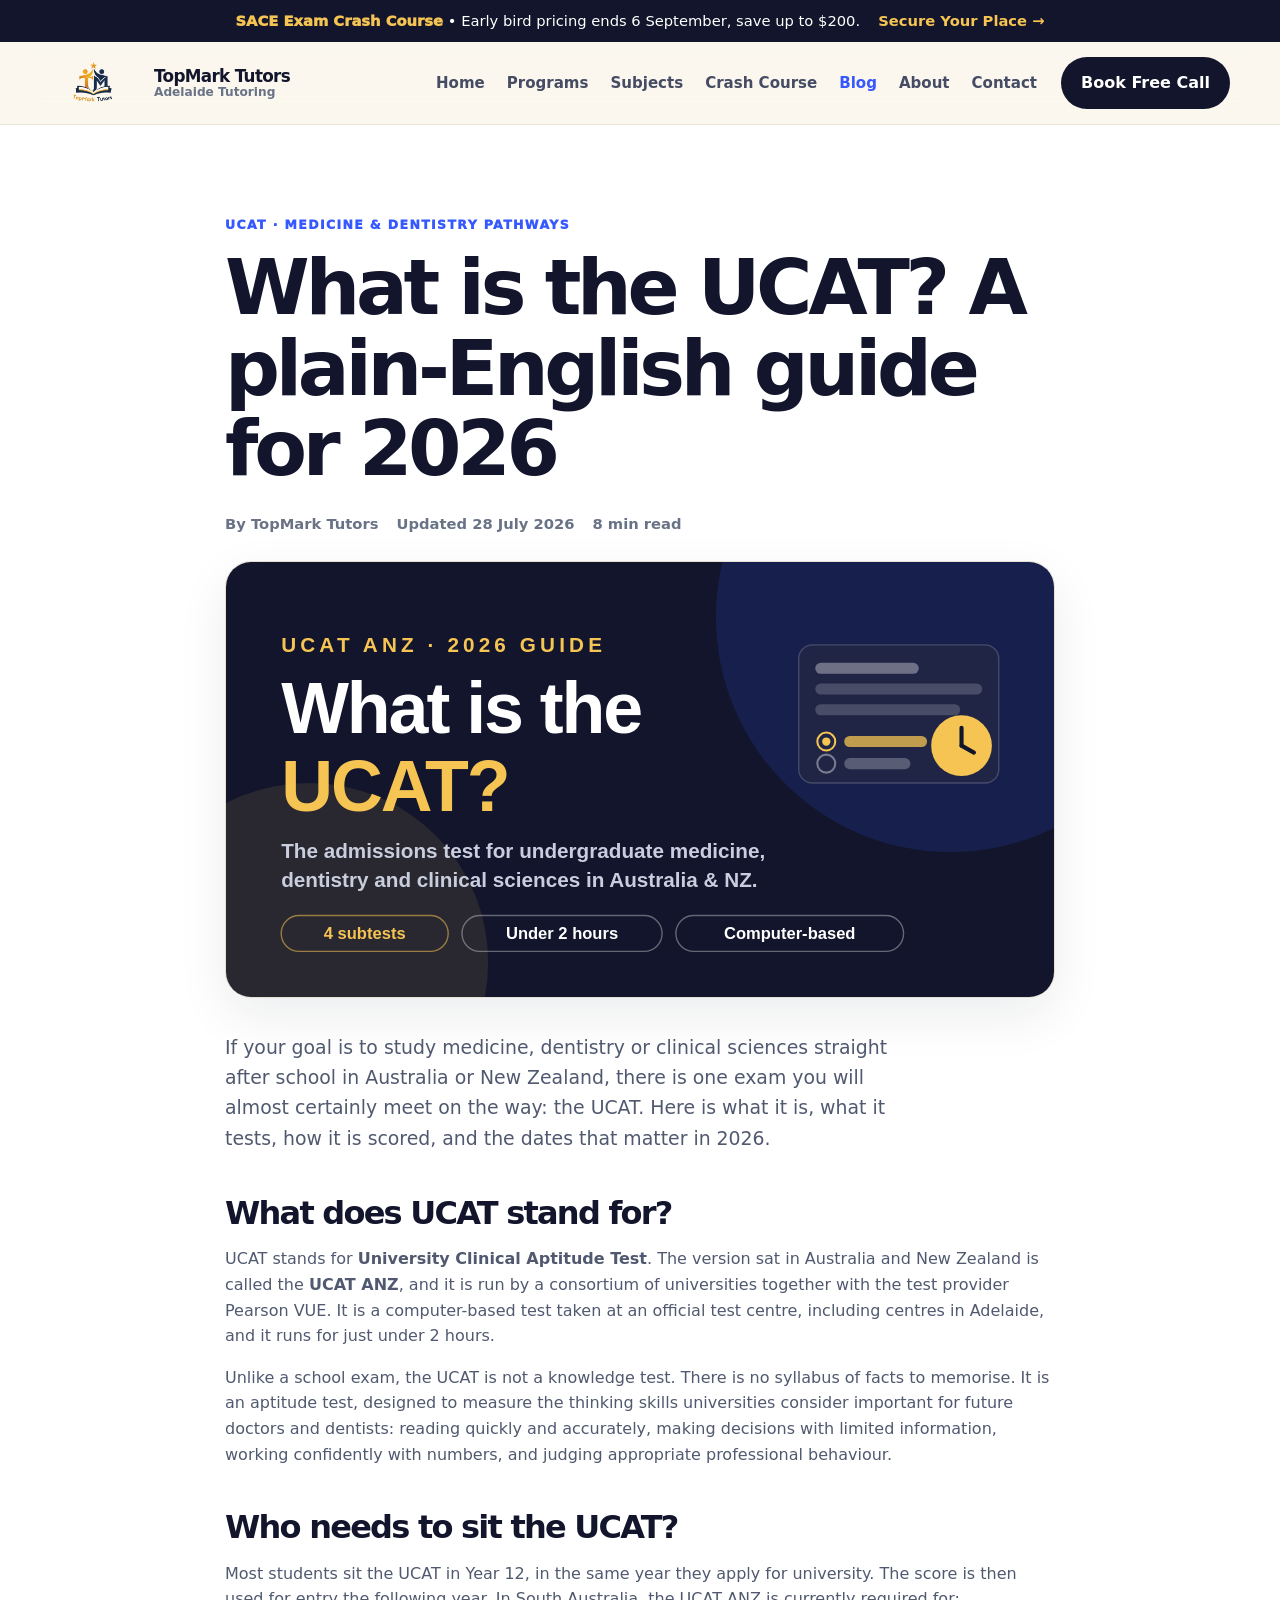
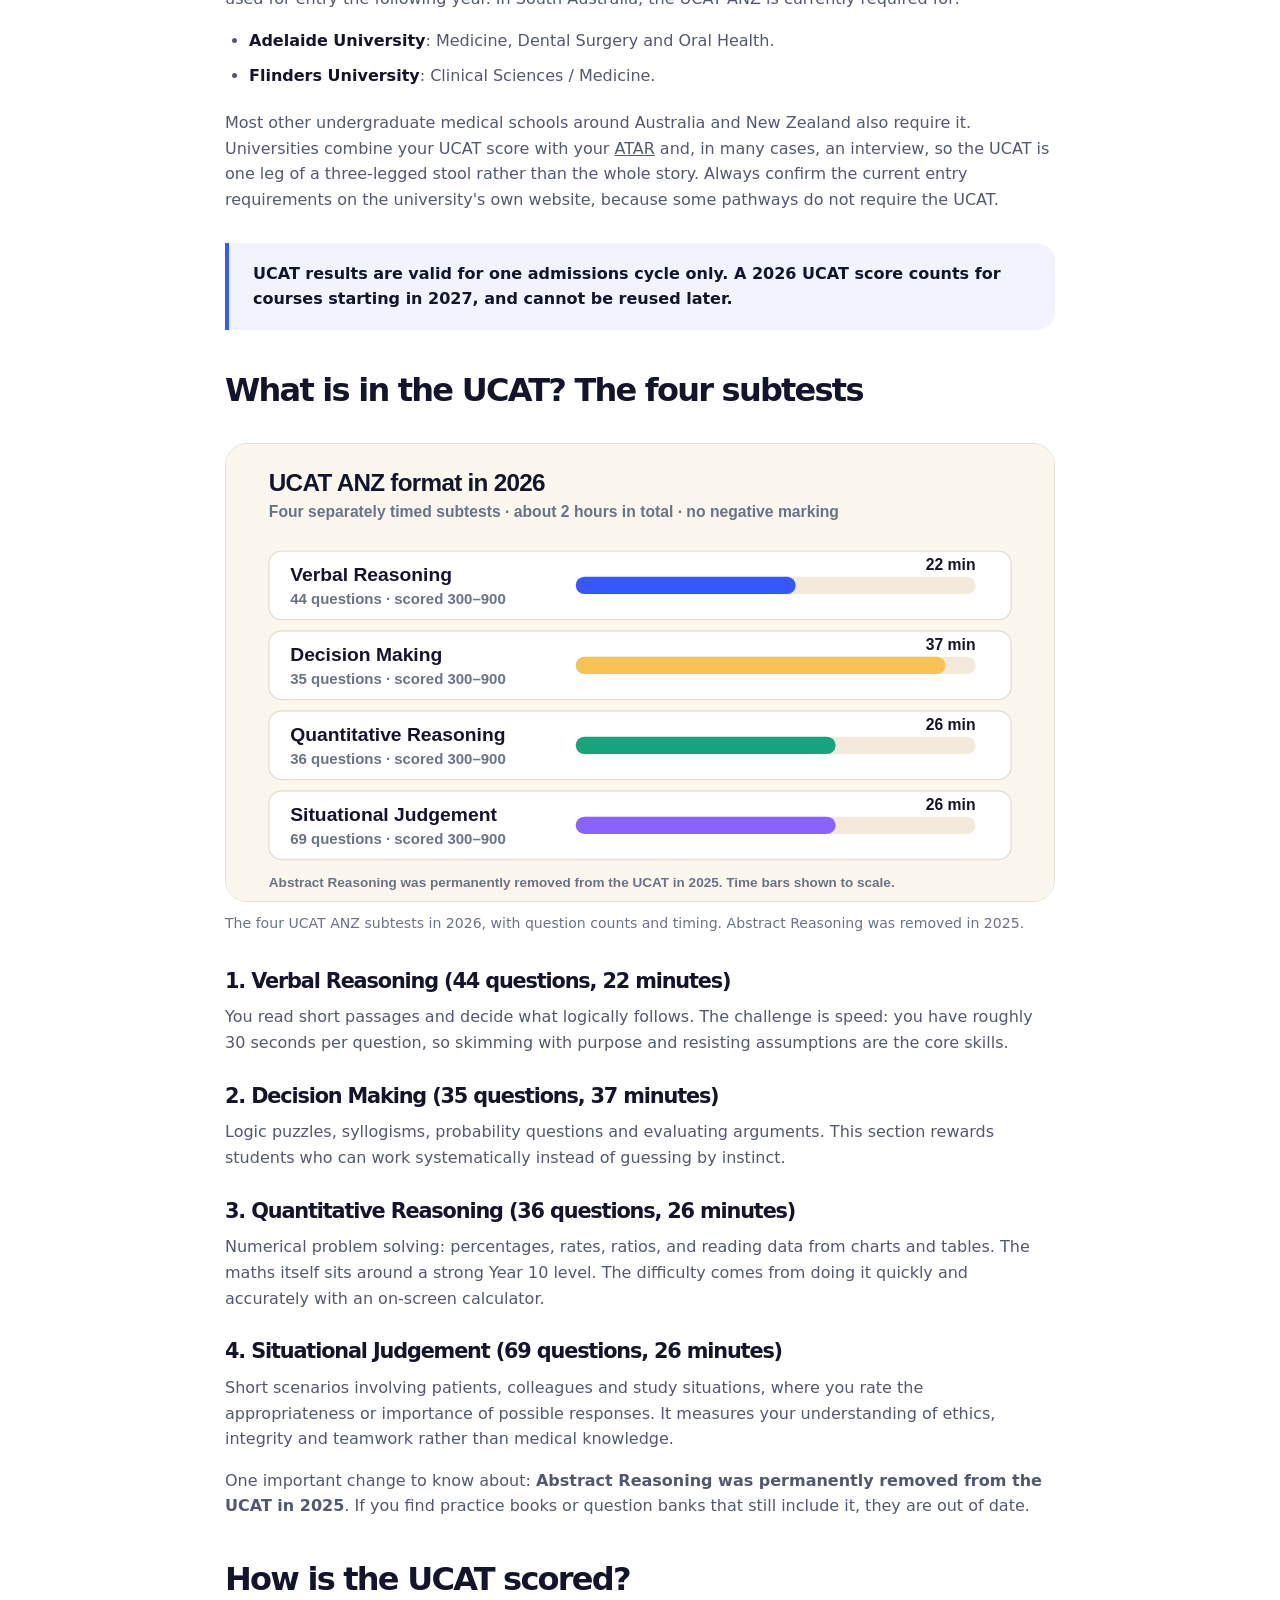
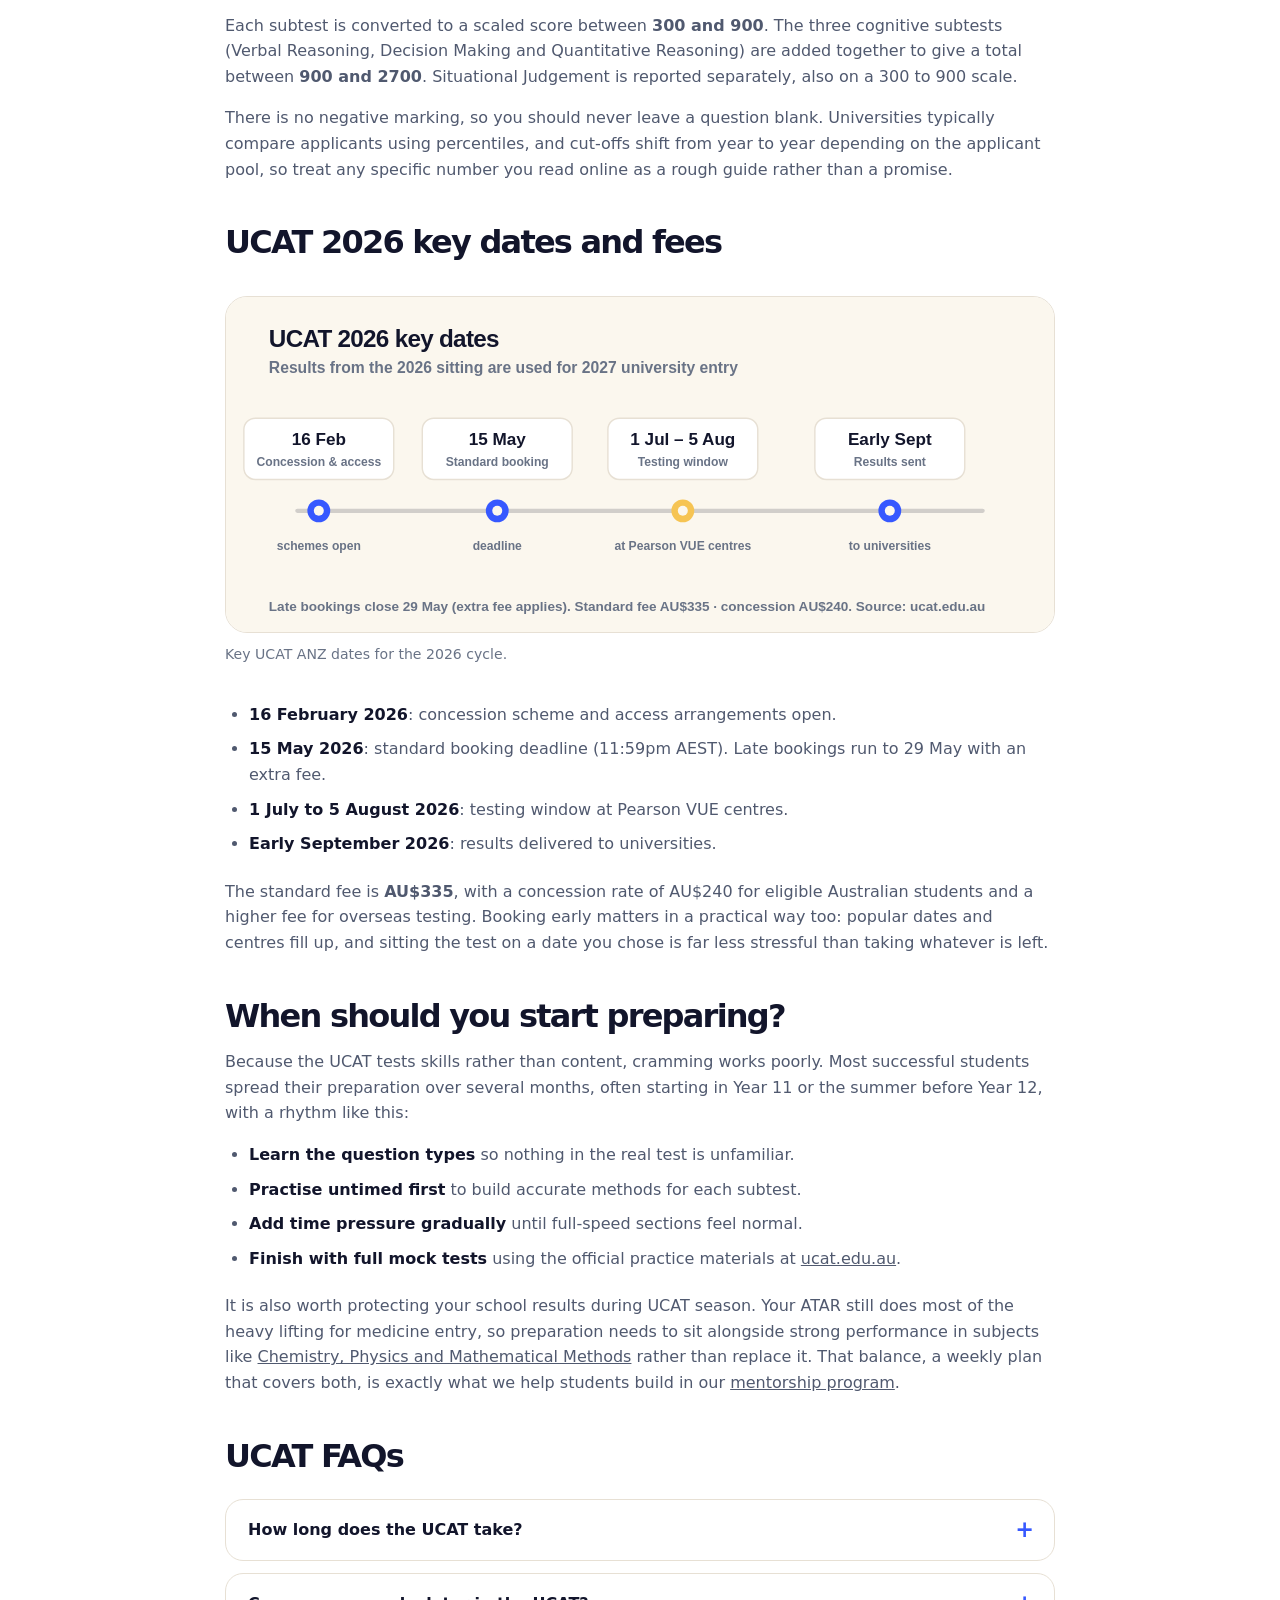
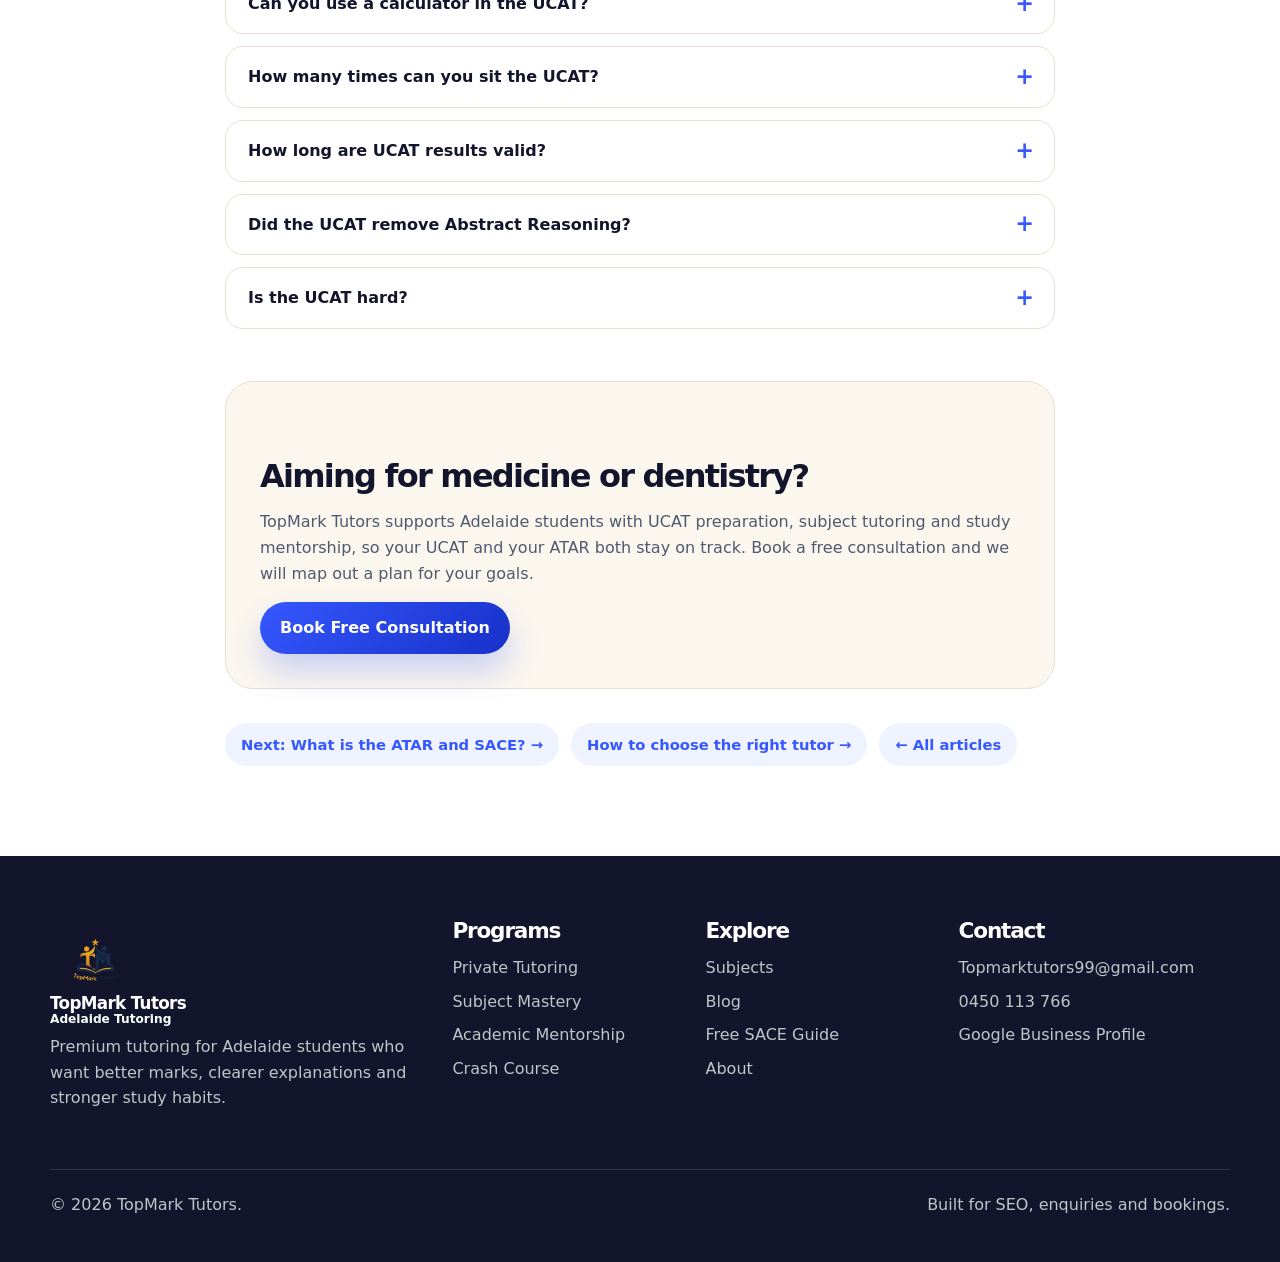
<file: blog-what-is-ucat.html>
<!doctype html><html lang="en-AU"><head><meta charset="utf-8"><meta name="viewport" content="width=device-width, initial-scale=1">
<title>What is the UCAT? UCAT ANZ Guide for 2026 | TopMark Tutors</title>
<meta name="description" content="What the UCAT is, what its four subtests cover, how scoring works and the 2026 key dates and fees. A plain-English UCAT ANZ guide for Adelaide students aiming for medicine, dentistry or clinical sciences.">
<link rel="canonical" href="https://topmarktutors.com.au/blog-what-is-ucat.html">
<meta property="og:site_name" content="TopMark Tutors">
<meta property="og:type" content="article">
<meta property="og:title" content="What is the UCAT? UCAT ANZ Guide for 2026 | TopMark Tutors">
<meta property="og:description" content="What the UCAT is, what its four subtests cover, how scoring works and the 2026 key dates and fees. A plain-English UCAT ANZ guide for Adelaide students aiming for medicine, dentistry or clinical sciences.">
<meta property="og:url" content="https://topmarktutors.com.au/blog-what-is-ucat.html">
<meta property="og:image" content="https://topmarktutors.com.au/assets/images/blog/og/ucat-hero.png">
<meta property="og:image:width" content="1200"><meta property="og:image:height" content="630">
<meta property="og:locale" content="en_AU">
<meta property="article:published_time" content="2026-07-28T09:00:00+09:30"><meta property="article:modified_time" content="2026-07-28T09:00:00+09:30"><meta name="twitter:card" content="summary_large_image">
<meta name="twitter:title" content="What is the UCAT? UCAT ANZ Guide for 2026 | TopMark Tutors">
<meta name="twitter:description" content="What the UCAT is, what its four subtests cover, how scoring works and the 2026 key dates and fees. A plain-English UCAT ANZ guide for Adelaide students aiming for medicine, dentistry or clinical sciences.">
<meta name="twitter:image" content="https://topmarktutors.com.au/assets/images/blog/og/ucat-hero.png">
<link rel="icon" href="favicon.ico" sizes="any"><link rel="icon" type="image/png" sizes="32x32" href="assets/images/favicon-32.png"><link rel="icon" type="image/png" sizes="16x16" href="assets/images/favicon-16.png"><link rel="apple-touch-icon" href="assets/images/apple-touch-icon.png"><link rel="manifest" href="site.webmanifest"><meta name="theme-color" content="#12152b"><link rel="stylesheet" href="assets/css/styles.css">
<!-- Google Analytics placeholder: replace G-XXXXXXXXXX with your Measurement ID. -->
<script type="application/ld+json">{"@context": "https://schema.org", "@type": "BlogPosting", "headline": "What is the UCAT? A plain-English guide for 2026", "description": "What the UCAT is, what its four subtests cover, how scoring works and the 2026 key dates and fees. A plain-English UCAT ANZ guide for Adelaide students aiming for medicine, dentistry or clinical sciences.", "image": "https://topmarktutors.com.au/assets/images/blog/og/ucat-hero.png", "author": {"@type": "Organization", "name": "TopMark Tutors", "url": "https://topmarktutors.com.au"}, "publisher": {"@type": "Organization", "name": "TopMark Tutors", "logo": {"@type": "ImageObject", "url": "https://topmarktutors.com.au/assets/images/topmark-logo.png"}}, "datePublished": "2026-07-28T09:00:00+09:30", "dateModified": "2026-07-28T09:00:00+09:30", "mainEntityOfPage": {"@type": "WebPage", "@id": "https://topmarktutors.com.au/blog-what-is-ucat.html"}, "inLanguage": "en-AU"}</script><script type="application/ld+json">{"@context": "https://schema.org", "@type": "BreadcrumbList", "itemListElement": [{"@type": "ListItem", "position": 1, "name": "Home", "item": "https://topmarktutors.com.au/"}, {"@type": "ListItem", "position": 2, "name": "Blog", "item": "https://topmarktutors.com.au/blog.html"}, {"@type": "ListItem", "position": 3, "name": "What is the UCAT?", "item": "https://topmarktutors.com.au/blog-what-is-ucat.html"}]}</script><script type="application/ld+json">{"@context": "https://schema.org", "@type": "FAQPage", "mainEntity": [{"@type": "Question", "name": "How long does the UCAT take?", "acceptedAnswer": {"@type": "Answer", "text": "The UCAT takes just under 2 hours. It is made up of four separately timed subtests: Verbal Reasoning (22 minutes), Decision Making (37 minutes), Quantitative Reasoning (26 minutes) and Situational Judgement (26 minutes), each with a short instruction period before it starts."}}, {"@type": "Question", "name": "Can you use a calculator in the UCAT?", "acceptedAnswer": {"@type": "Answer", "text": "Yes, but only the simple on-screen calculator built into the test platform. You cannot bring your own calculator, so it is worth practising with a basic on-screen calculator, especially for Quantitative Reasoning."}}, {"@type": "Question", "name": "How many times can you sit the UCAT?", "acceptedAnswer": {"@type": "Answer", "text": "You can only sit the UCAT once per test cycle. If you are unhappy with your score, the next chance to sit it is the following year, because results are only valid for one admissions cycle."}}, {"@type": "Question", "name": "How long are UCAT results valid?", "acceptedAnswer": {"@type": "Answer", "text": "One admissions cycle. A UCAT ANZ score from the 2026 sitting can only be used for courses starting in 2027. Results cannot be carried over to later years."}}, {"@type": "Question", "name": "Did the UCAT remove Abstract Reasoning?", "acceptedAnswer": {"@type": "Answer", "text": "Yes. Abstract Reasoning was permanently removed from the UCAT in 2025. The test now has four subtests: Verbal Reasoning, Decision Making, Quantitative Reasoning and Situational Judgement. Older practice materials that include Abstract Reasoning are out of date."}}, {"@type": "Question", "name": "Is the UCAT hard?", "acceptedAnswer": {"@type": "Answer", "text": "The questions themselves are not university-level content. What makes the UCAT hard is time pressure: you have well under a minute for many questions. That is also why it responds so well to practice. Familiarity with the question styles and a clear timing strategy make a measurable difference."}}]}</script></head><body><div class="top-banner"><div class="container banner-inner"><span><strong>SACE Exam Crash Course</strong> &bull; Early bird pricing ends 6 September, save up to $200.</span><a href="crash-course.html#book">Secure Your Place →</a></div></div><header class="site-header"><div class="container nav-wrap"><a class="brand" href="index.html"><img class="brand-logo" src="assets/images/topmark-logo.png" alt="TopMark Tutors logo"><span class="brand-text"><strong>TopMark Tutors</strong><small>Adelaide Tutoring</small></span></a><button class="nav-toggle" aria-label="Open menu" aria-expanded="false"><span></span><span></span><span></span></button><nav class="main-nav"><a href="index.html">Home</a><a href="programs.html">Programs</a><a href="subjects.html">Subjects</a><a href="crash-course.html">Crash Course</a><a href="blog.html" class="active">Blog</a><a href="about.html">About</a><a href="contact.html">Contact</a></nav><a class="btn btn-dark nav-cta" href="booking.html">Book Free Call</a></div></header><main><article class="article"><div class="container narrow">
<p class="eyebrow">UCAT · Medicine &amp; Dentistry Pathways</p>
<h1>What is the UCAT? A plain-English guide for 2026</h1>
<div class="article-meta"><span>By TopMark Tutors</span><span>Updated 28 July 2026</span><span>8 min read</span></div>
<img class="article-hero-img" src="assets/images/blog/ucat-hero.svg" alt="What is the UCAT? Overview graphic showing the UCAT ANZ has four subtests, runs under two hours and is computer-based" width="1200" height="630">
<p class="lead">If your goal is to study medicine, dentistry or clinical sciences straight after school in Australia or New Zealand, there is one exam you will almost certainly meet on the way: the UCAT. Here is what it is, what it tests, how it is scored, and the dates that matter in 2026.</p>

<h2>What does UCAT stand for?</h2>
<p>UCAT stands for <strong>University Clinical Aptitude Test</strong>. The version sat in Australia and New Zealand is called the <strong>UCAT ANZ</strong>, and it is run by a consortium of universities together with the test provider Pearson VUE. It is a computer-based test taken at an official test centre, including centres in Adelaide, and it runs for just under 2 hours.</p>
<p>Unlike a school exam, the UCAT is not a knowledge test. There is no syllabus of facts to memorise. It is an aptitude test, designed to measure the thinking skills universities consider important for future doctors and dentists: reading quickly and accurately, making decisions with limited information, working confidently with numbers, and judging appropriate professional behaviour.</p>

<h2>Who needs to sit the UCAT?</h2>
<p>Most students sit the UCAT in Year 12, in the same year they apply for university. The score is then used for entry the following year. In South Australia, the UCAT ANZ is currently required for:</p>
<ul>
<li><strong>Adelaide University</strong>: Medicine, Dental Surgery and Oral Health.</li>
<li><strong>Flinders University</strong>: Clinical Sciences / Medicine.</li>
</ul>
<p>Most other undergraduate medical schools around Australia and New Zealand also require it. Universities combine your UCAT score with your <a href="blog-what-is-atar-and-sace.html">ATAR</a> and, in many cases, an interview, so the UCAT is one leg of a three-legged stool rather than the whole story. Always confirm the current entry requirements on the university's own website, because some pathways do not require the UCAT.</p>
<div class="key-fact"><p>UCAT results are valid for one admissions cycle only. A 2026 UCAT score counts for courses starting in 2027, and cannot be reused later.</p></div>

<h2>What is in the UCAT? The four subtests</h2>
<figure class="article-figure"><img src="assets/images/blog/ucat-sections.svg" alt="UCAT ANZ 2026 format infographic: Verbal Reasoning 44 questions in 22 minutes, Decision Making 35 questions in 37 minutes, Quantitative Reasoning 36 questions in 26 minutes, Situational Judgement 69 questions in 26 minutes" width="1160" height="640" loading="lazy"><figcaption>The four UCAT ANZ subtests in 2026, with question counts and timing. Abstract Reasoning was removed in 2025.</figcaption></figure>
<h3>1. Verbal Reasoning (44 questions, 22 minutes)</h3>
<p>You read short passages and decide what logically follows. The challenge is speed: you have roughly 30 seconds per question, so skimming with purpose and resisting assumptions are the core skills.</p>
<h3>2. Decision Making (35 questions, 37 minutes)</h3>
<p>Logic puzzles, syllogisms, probability questions and evaluating arguments. This section rewards students who can work systematically instead of guessing by instinct.</p>
<h3>3. Quantitative Reasoning (36 questions, 26 minutes)</h3>
<p>Numerical problem solving: percentages, rates, ratios, and reading data from charts and tables. The maths itself sits around a strong Year 10 level. The difficulty comes from doing it quickly and accurately with an on-screen calculator.</p>
<h3>4. Situational Judgement (69 questions, 26 minutes)</h3>
<p>Short scenarios involving patients, colleagues and study situations, where you rate the appropriateness or importance of possible responses. It measures your understanding of ethics, integrity and teamwork rather than medical knowledge.</p>
<p>One important change to know about: <strong>Abstract Reasoning was permanently removed from the UCAT in 2025</strong>. If you find practice books or question banks that still include it, they are out of date.</p>

<h2>How is the UCAT scored?</h2>
<p>Each subtest is converted to a scaled score between <strong>300 and 900</strong>. The three cognitive subtests (Verbal Reasoning, Decision Making and Quantitative Reasoning) are added together to give a total between <strong>900 and 2700</strong>. Situational Judgement is reported separately, also on a 300 to 900 scale.</p>
<p>There is no negative marking, so you should never leave a question blank. Universities typically compare applicants using percentiles, and cut-offs shift from year to year depending on the applicant pool, so treat any specific number you read online as a rough guide rather than a promise.</p>

<h2>UCAT 2026 key dates and fees</h2>
<figure class="article-figure"><img src="assets/images/blog/ucat-timeline.svg" alt="UCAT ANZ 2026 timeline: concession and access schemes open 16 February, standard booking deadline 15 May, testing window 1 July to 5 August, results sent to universities in early September" width="1160" height="470" loading="lazy"><figcaption>Key UCAT ANZ dates for the 2026 cycle.</figcaption></figure>
<ul>
<li><strong>16 February 2026</strong>: concession scheme and access arrangements open.</li>
<li><strong>15 May 2026</strong>: standard booking deadline (11:59pm AEST). Late bookings run to 29 May with an extra fee.</li>
<li><strong>1 July to 5 August 2026</strong>: testing window at Pearson VUE centres.</li>
<li><strong>Early September 2026</strong>: results delivered to universities.</li>
</ul>
<p>The standard fee is <strong>AU$335</strong>, with a concession rate of AU$240 for eligible Australian students and a higher fee for overseas testing. Booking early matters in a practical way too: popular dates and centres fill up, and sitting the test on a date you chose is far less stressful than taking whatever is left.</p>

<h2>When should you start preparing?</h2>
<p>Because the UCAT tests skills rather than content, cramming works poorly. Most successful students spread their preparation over several months, often starting in Year 11 or the summer before Year 12, with a rhythm like this:</p>
<ul>
<li><strong>Learn the question types</strong> so nothing in the real test is unfamiliar.</li>
<li><strong>Practise untimed first</strong> to build accurate methods for each subtest.</li>
<li><strong>Add time pressure gradually</strong> until full-speed sections feel normal.</li>
<li><strong>Finish with full mock tests</strong> using the official practice materials at <a href="https://www.ucat.edu.au" target="_blank" rel="noopener">ucat.edu.au</a>.</li>
</ul>
<p>It is also worth protecting your school results during UCAT season. Your ATAR still does most of the heavy lifting for medicine entry, so preparation needs to sit alongside strong performance in subjects like <a href="subjects.html">Chemistry, Physics and Mathematical Methods</a> rather than replace it. That balance, a weekly plan that covers both, is exactly what we help students build in our <a href="mentorship.html">mentorship program</a>.</p>

<h2>UCAT FAQs</h2>
<div class="faq-list"><details class="faq-item"><summary>How long does the UCAT take?</summary><p>The UCAT takes just under 2 hours. It is made up of four separately timed subtests: Verbal Reasoning (22 minutes), Decision Making (37 minutes), Quantitative Reasoning (26 minutes) and Situational Judgement (26 minutes), each with a short instruction period before it starts.</p></details><details class="faq-item"><summary>Can you use a calculator in the UCAT?</summary><p>Yes, but only the simple on-screen calculator built into the test platform. You cannot bring your own calculator, so it is worth practising with a basic on-screen calculator, especially for Quantitative Reasoning.</p></details><details class="faq-item"><summary>How many times can you sit the UCAT?</summary><p>You can only sit the UCAT once per test cycle. If you are unhappy with your score, the next chance to sit it is the following year, because results are only valid for one admissions cycle.</p></details><details class="faq-item"><summary>How long are UCAT results valid?</summary><p>One admissions cycle. A UCAT ANZ score from the 2026 sitting can only be used for courses starting in 2027. Results cannot be carried over to later years.</p></details><details class="faq-item"><summary>Did the UCAT remove Abstract Reasoning?</summary><p>Yes. Abstract Reasoning was permanently removed from the UCAT in 2025. The test now has four subtests: Verbal Reasoning, Decision Making, Quantitative Reasoning and Situational Judgement. Older practice materials that include Abstract Reasoning are out of date.</p></details><details class="faq-item"><summary>Is the UCAT hard?</summary><p>The questions themselves are not university-level content. What makes the UCAT hard is time pressure: you have well under a minute for many questions. That is also why it responds so well to practice. Familiarity with the question styles and a clear timing strategy make a measurable difference.</p></details></div>

<div class="article-cta"><h2>Aiming for medicine or dentistry?</h2><p>TopMark Tutors supports Adelaide students with UCAT preparation, subject tutoring and study mentorship, so your UCAT and your ATAR both stay on track. Book a free consultation and we will map out a plan for your goals.</p><a class="btn btn-primary" href="booking.html">Book Free Consultation</a></div>
<div class="article-nav-links"><a href="blog-what-is-atar-and-sace.html">Next: What is the ATAR and SACE? →</a><a href="blog-choose-tutor-adelaide.html">How to choose the right tutor →</a><a href="blog.html">← All articles</a></div>
</div></article></main><footer class="site-footer"><div class="container footer-grid"><div><a href="index.html" class="brand footer-brand"><img class="brand-logo" src="assets/images/topmark-logo.png" alt="TopMark Tutors logo"><span class="brand-text"><strong>TopMark Tutors</strong><small>Adelaide Tutoring</small></span></a><p>Premium tutoring for Adelaide students who want better marks, clearer explanations and stronger study habits.</p></div><div><h3>Programs</h3><a href="private-tutoring.html">Private Tutoring</a><a href="subject-mastery.html">Subject Mastery</a><a href="mentorship.html">Academic Mentorship</a><a href="crash-course.html">Crash Course</a></div><div><h3>Explore</h3><a href="subjects.html">Subjects</a><a href="blog.html">Blog</a><a href="index.html#free-guide">Free SACE Guide</a><a href="about.html">About</a></div><div><h3>Contact</h3><a href="mailto:Topmarktutors99@gmail.com">Topmarktutors99@gmail.com</a><a href="tel:+61450113766">0450 113 766</a><a href="https://www.google.com/search?q=TopMark+Tutors+Adelaide" target="_blank" rel="noopener">Google Business Profile</a></div></div><div class="container footer-bottom"><p>© <span id="year"></span> TopMark Tutors.</p><p>Built for SEO, enquiries and bookings.</p></div></footer><script src="assets/js/main.js"></script></body></html>
</file>
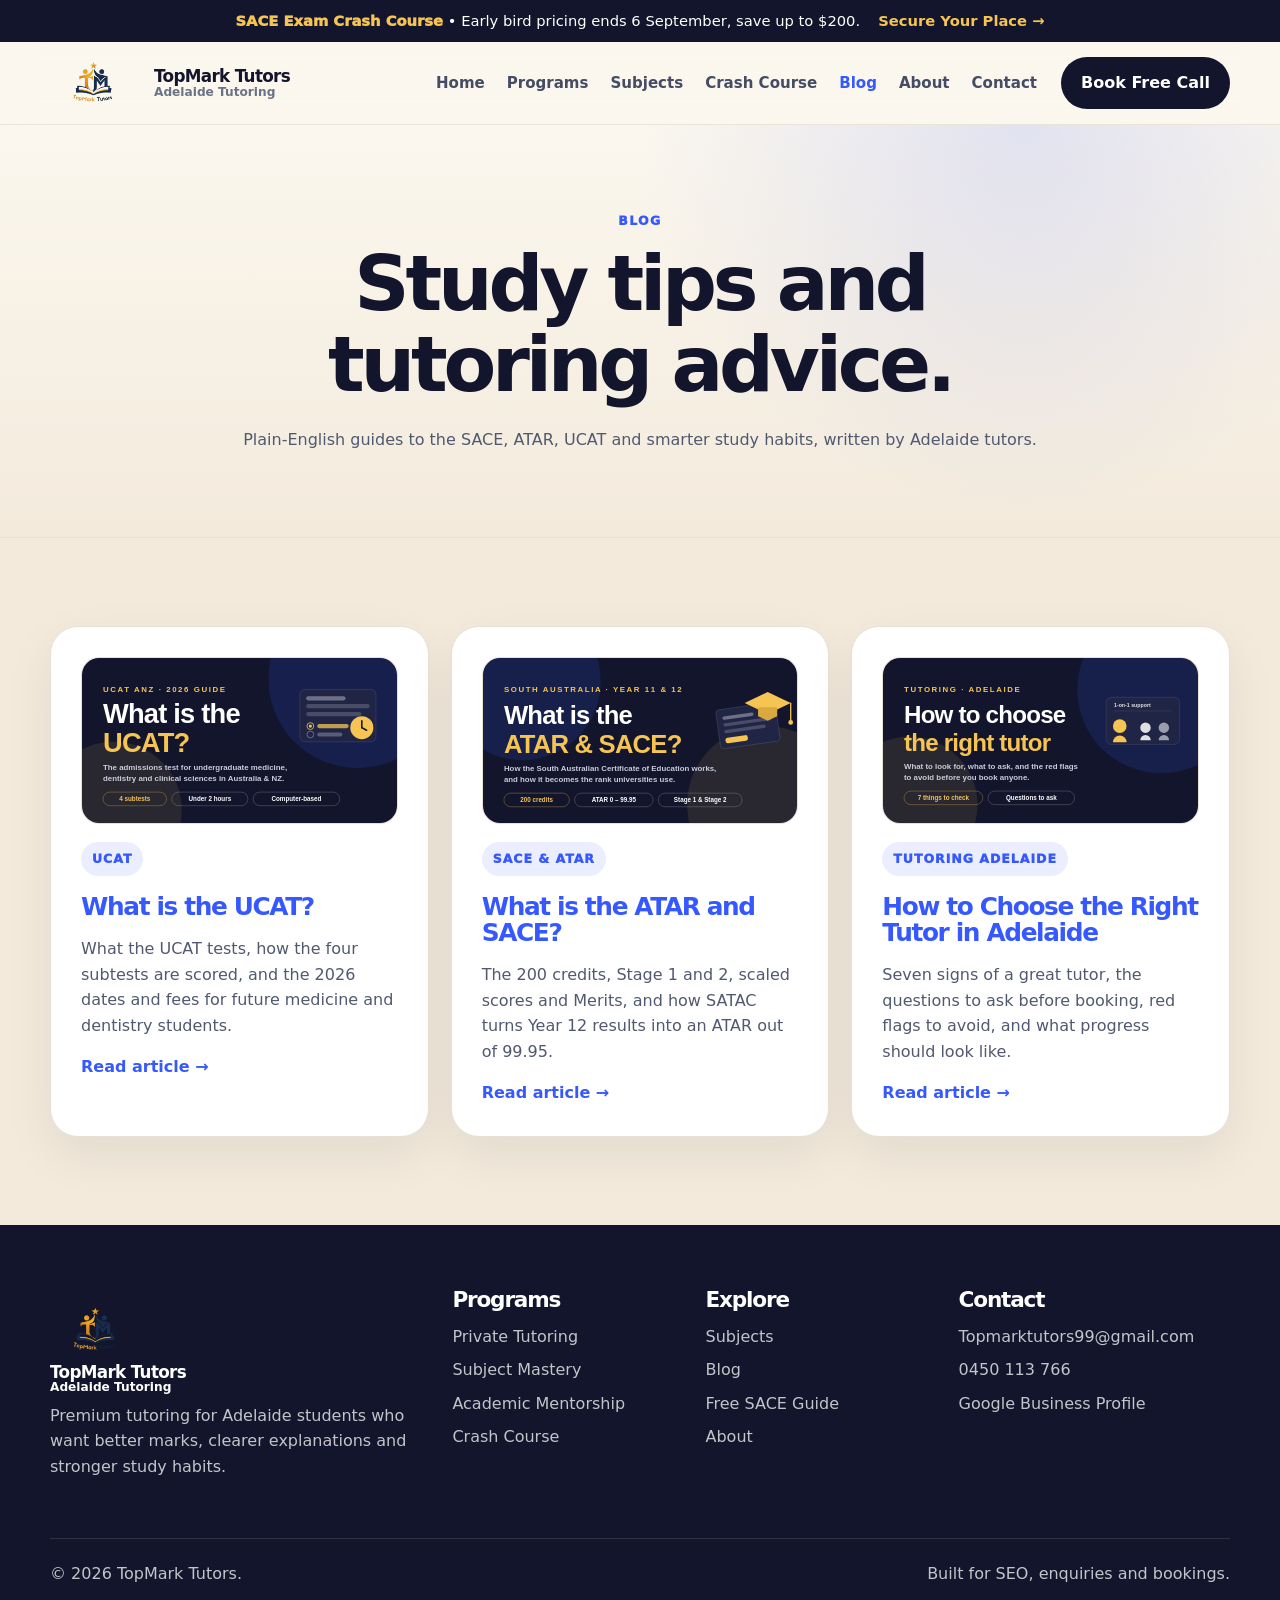
<file: blog.html>
<!doctype html><html lang="en-AU"><head><meta charset="utf-8"><meta name="viewport" content="width=device-width, initial-scale=1">
<title>Adelaide Tutoring Blog: SACE, ATAR &amp; UCAT Guides | TopMark Tutors</title>
<meta name="description" content="Plain-English guides for Adelaide students and parents: what the UCAT is, how SACE and ATAR work, and how to choose the right tutor.">
<link rel="canonical" href="https://topmarktutors.com.au/blog.html">
<meta property="og:site_name" content="TopMark Tutors">
<meta property="og:type" content="website">
<meta property="og:title" content="Adelaide Tutoring Blog: SACE, ATAR &amp; UCAT Guides | TopMark Tutors">
<meta property="og:description" content="Plain-English guides for Adelaide students and parents: what the UCAT is, how SACE and ATAR work, and how to choose the right tutor.">
<meta property="og:url" content="https://topmarktutors.com.au/blog.html">
<meta property="og:image" content="https://topmarktutors.com.au/assets/images/blog/og/atar-sace-hero.png">
<meta property="og:image:width" content="1200"><meta property="og:image:height" content="630">
<meta property="og:locale" content="en_AU">
<meta name="twitter:card" content="summary_large_image">
<meta name="twitter:title" content="Adelaide Tutoring Blog: SACE, ATAR &amp; UCAT Guides | TopMark Tutors">
<meta name="twitter:description" content="Plain-English guides for Adelaide students and parents: what the UCAT is, how SACE and ATAR work, and how to choose the right tutor.">
<meta name="twitter:image" content="https://topmarktutors.com.au/assets/images/blog/og/atar-sace-hero.png">
<link rel="icon" href="favicon.ico" sizes="any"><link rel="icon" type="image/png" sizes="32x32" href="assets/images/favicon-32.png"><link rel="icon" type="image/png" sizes="16x16" href="assets/images/favicon-16.png"><link rel="apple-touch-icon" href="assets/images/apple-touch-icon.png"><link rel="manifest" href="site.webmanifest"><meta name="theme-color" content="#12152b"><link rel="stylesheet" href="assets/css/styles.css">
<!-- Google Analytics placeholder: replace G-XXXXXXXXXX with your Measurement ID. -->
<script type="application/ld+json">{"@context": "https://schema.org", "@type": "Blog", "name": "TopMark Tutors Blog", "url": "https://topmarktutors.com.au/blog.html", "description": "Plain-English guides for Adelaide students and parents on SACE, ATAR, UCAT and study skills.", "publisher": {"@type": "Organization", "name": "TopMark Tutors", "logo": {"@type": "ImageObject", "url": "https://topmarktutors.com.au/assets/images/topmark-logo.png"}}, "blogPost": [{"@type": "BlogPosting", "headline": "What is the UCAT?", "url": "https://topmarktutors.com.au/blog-what-is-ucat.html"}, {"@type": "BlogPosting", "headline": "What is the ATAR and SACE?", "url": "https://topmarktutors.com.au/blog-what-is-atar-and-sace.html"}, {"@type": "BlogPosting", "headline": "How to Choose the Right Tutor in Adelaide", "url": "https://topmarktutors.com.au/blog-choose-tutor-adelaide.html"}]}</script><script type="application/ld+json">{"@context": "https://schema.org", "@type": "BreadcrumbList", "itemListElement": [{"@type": "ListItem", "position": 1, "name": "Home", "item": "https://topmarktutors.com.au/"}, {"@type": "ListItem", "position": 2, "name": "Blog", "item": "https://topmarktutors.com.au/blog.html"}]}</script></head><body><div class="top-banner"><div class="container banner-inner"><span><strong>SACE Exam Crash Course</strong> &bull; Early bird pricing ends 6 September, save up to $200.</span><a href="crash-course.html#book">Secure Your Place →</a></div></div><header class="site-header"><div class="container nav-wrap"><a class="brand" href="index.html"><img class="brand-logo" src="assets/images/topmark-logo.png" alt="TopMark Tutors logo"><span class="brand-text"><strong>TopMark Tutors</strong><small>Adelaide Tutoring</small></span></a><button class="nav-toggle" aria-label="Open menu" aria-expanded="false"><span></span><span></span><span></span></button><nav class="main-nav"><a href="index.html">Home</a><a href="programs.html">Programs</a><a href="subjects.html">Subjects</a><a href="crash-course.html">Crash Course</a><a href="blog.html" class="active">Blog</a><a href="about.html">About</a><a href="contact.html">Contact</a></nav><a class="btn btn-dark nav-cta" href="booking.html">Book Free Call</a></div></header><main><section class="page-hero"><div class="container narrow"><p class="eyebrow">Blog</p><h1>Study tips and tutoring advice.</h1><p>Plain-English guides to the SACE, ATAR, UCAT and smarter study habits, written by Adelaide tutors.</p></div></section><section class="section section-cream"><div class="container blog-grid"><article class="blog-card"><img class="blog-thumb" src="assets/images/blog/ucat-hero.svg" alt="What is the UCAT? UCAT ANZ guide cover graphic" width="1200" height="630" loading="lazy"><span>UCAT</span><h2><a href="blog-what-is-ucat.html">What is the UCAT?</a></h2><p>What the UCAT tests, how the four subtests are scored, and the 2026 dates and fees for future medicine and dentistry students.</p><a href="blog-what-is-ucat.html">Read article →</a></article><article class="blog-card"><img class="blog-thumb" src="assets/images/blog/atar-sace-hero.svg" alt="What is the ATAR and SACE? Guide cover graphic for South Australian students" width="1200" height="630" loading="lazy"><span>SACE &amp; ATAR</span><h2><a href="blog-what-is-atar-and-sace.html">What is the ATAR and SACE?</a></h2><p>The 200 credits, Stage 1 and 2, scaled scores and Merits, and how SATAC turns Year 12 results into an ATAR out of 99.95.</p><a href="blog-what-is-atar-and-sace.html">Read article →</a></article><article class="blog-card"><img class="blog-thumb" src="assets/images/blog/choose-tutor-hero.svg" alt="How to choose the right tutor in Adelaide guide cover graphic" width="1200" height="630" loading="lazy"><span>Tutoring Adelaide</span><h2><a href="blog-choose-tutor-adelaide.html">How to Choose the Right Tutor in Adelaide</a></h2><p>Seven signs of a great tutor, the questions to ask before booking, red flags to avoid, and what progress should look like.</p><a href="blog-choose-tutor-adelaide.html">Read article →</a></article></div></section></main><footer class="site-footer"><div class="container footer-grid"><div><a href="index.html" class="brand footer-brand"><img class="brand-logo" src="assets/images/topmark-logo.png" alt="TopMark Tutors logo"><span class="brand-text"><strong>TopMark Tutors</strong><small>Adelaide Tutoring</small></span></a><p>Premium tutoring for Adelaide students who want better marks, clearer explanations and stronger study habits.</p></div><div><h3>Programs</h3><a href="private-tutoring.html">Private Tutoring</a><a href="subject-mastery.html">Subject Mastery</a><a href="mentorship.html">Academic Mentorship</a><a href="crash-course.html">Crash Course</a></div><div><h3>Explore</h3><a href="subjects.html">Subjects</a><a href="blog.html">Blog</a><a href="index.html#free-guide">Free SACE Guide</a><a href="about.html">About</a></div><div><h3>Contact</h3><a href="mailto:Topmarktutors99@gmail.com">Topmarktutors99@gmail.com</a><a href="tel:+61450113766">0450 113 766</a><a href="https://www.google.com/search?q=TopMark+Tutors+Adelaide" target="_blank" rel="noopener">Google Business Profile</a></div></div><div class="container footer-bottom"><p>© <span id="year"></span> TopMark Tutors.</p><p>Built for SEO, enquiries and bookings.</p></div></footer><script src="assets/js/main.js"></script></body></html>
</file>
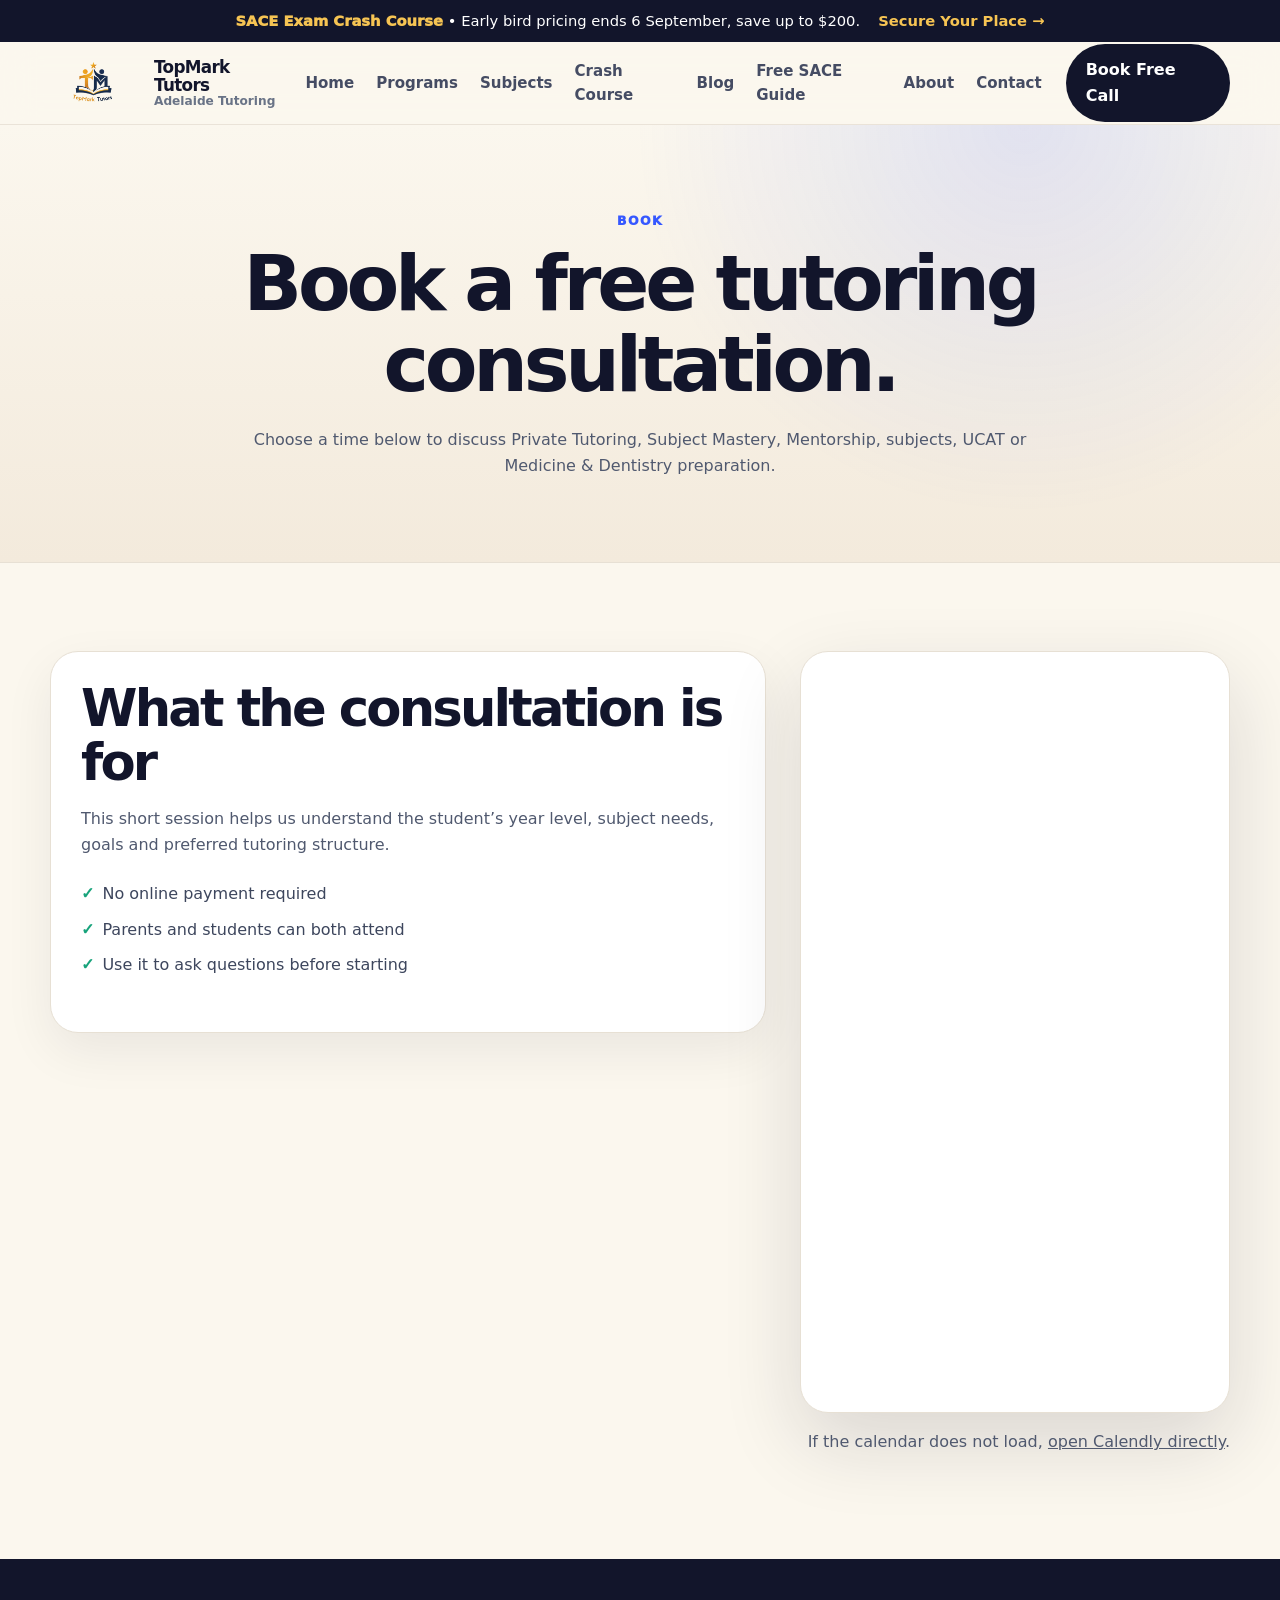
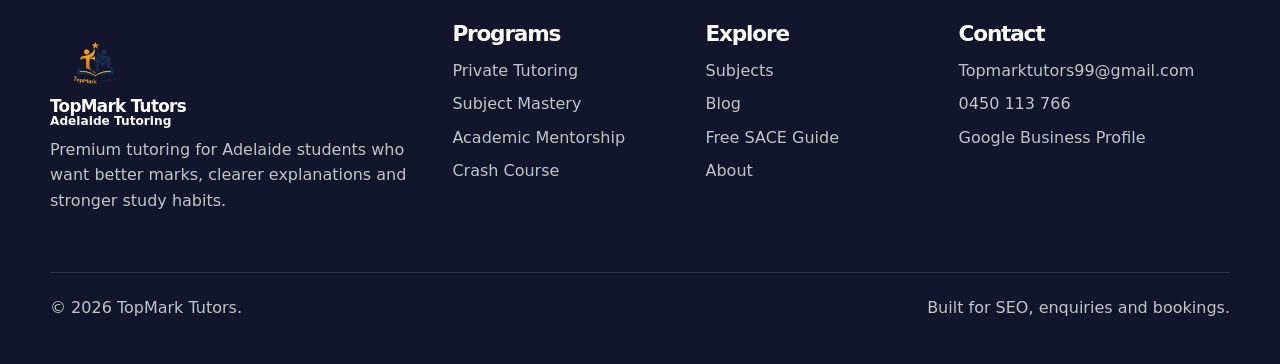
<file: booking.html>
<!doctype html><html lang="en-AU"><head><meta charset="utf-8"><meta name="viewport" content="width=device-width, initial-scale=1"><title>Book a Free Tutoring Consultation | TopMark Tutors</title><meta name="description" content="Book a free 30-minute tutoring consultation with TopMark Tutors using Calendly."><link rel="icon" href="favicon.ico" sizes="any"><link rel="icon" type="image/png" sizes="32x32" href="assets/images/favicon-32.png"><link rel="icon" type="image/png" sizes="16x16" href="assets/images/favicon-16.png"><link rel="apple-touch-icon" href="assets/images/apple-touch-icon.png"><link rel="manifest" href="site.webmanifest"><meta name="theme-color" content="#12152b"><link rel="stylesheet" href="assets/css/styles.css"><!-- Google Analytics placeholder: replace G-XXXXXXXXXX with your Measurement ID. --></head><body><div class="top-banner"><div class="container banner-inner"><span><strong>SACE Exam Crash Course</strong> &bull; Early bird pricing ends 6 September, save up to $200.</span><a href="crash-course.html#book">Secure Your Place →</a></div></div><header class="site-header"><div class="container nav-wrap"><a class="brand" href="index.html"><img class="brand-logo" src="assets/images/topmark-logo.png" alt="TopMark Tutors logo"><span class="brand-text"><strong>TopMark Tutors</strong><small>Adelaide Tutoring</small></span></a><button class="nav-toggle" aria-label="Open menu" aria-expanded="false"><span></span><span></span><span></span></button><nav class="main-nav"><a href="index.html">Home</a><a href="programs.html">Programs</a><a href="subjects.html">Subjects</a><a href="crash-course.html">Crash Course</a><a href="blog.html">Blog</a><a href="index.html#free-guide">Free SACE Guide</a><a href="about.html">About</a><a href="contact.html">Contact</a></nav><a class="btn btn-dark nav-cta" href="booking.html">Book Free Call</a></div></header><main><section class="page-hero"><div class="container narrow"><p class="eyebrow">Book</p><h1>Book a free tutoring consultation.</h1><p>Choose a time below to discuss Private Tutoring, Subject Mastery, Mentorship, subjects, UCAT or Medicine & Dentistry preparation.</p></div></section><section class="section"><div class="container booking-layout"><div class="booking-copy"><h2>What the consultation is for</h2><p>This short session helps us understand the student’s year level, subject needs, goals and preferred tutoring structure.</p><ul><li>No online payment required</li><li>Parents and students can both attend</li><li>Use it to ask questions before starting</li></ul></div><div class="calendly-box"><iframe src="https://calendly.com/topmarktutors99/30min" title="Calendly booking calendar" loading="lazy"></iframe></div></div><p class="container fallback-text">If the calendar does not load, <a href="https://calendly.com/topmarktutors99/30min" target="_blank" rel="noopener">open Calendly directly</a>.</p></section></main><footer class="site-footer"><div class="container footer-grid"><div><a href="index.html" class="brand footer-brand"><img class="brand-logo" src="assets/images/topmark-logo.png" alt="TopMark Tutors logo"><span class="brand-text"><strong>TopMark Tutors</strong><small>Adelaide Tutoring</small></span></a><p>Premium tutoring for Adelaide students who want better marks, clearer explanations and stronger study habits.</p></div><div><h3>Programs</h3><a href="private-tutoring.html">Private Tutoring</a><a href="subject-mastery.html">Subject Mastery</a><a href="mentorship.html">Academic Mentorship</a><a href="crash-course.html">Crash Course</a></div><div><h3>Explore</h3><a href="subjects.html">Subjects</a><a href="blog.html">Blog</a><a href="index.html#free-guide">Free SACE Guide</a><a href="about.html">About</a></div><div><h3>Contact</h3><a href="mailto:Topmarktutors99@gmail.com">Topmarktutors99@gmail.com</a><a href="tel:+61450113766">0450 113 766</a><a href="https://www.google.com/search?q=TopMark+Tutors+Adelaide" target="_blank" rel="noopener">Google Business Profile</a></div></div><div class="container footer-bottom"><p>© <span id="year"></span> TopMark Tutors.</p><p>Built for SEO, enquiries and bookings.</p></div></footer><script src="assets/js/main.js"></script></body></html>
</file>
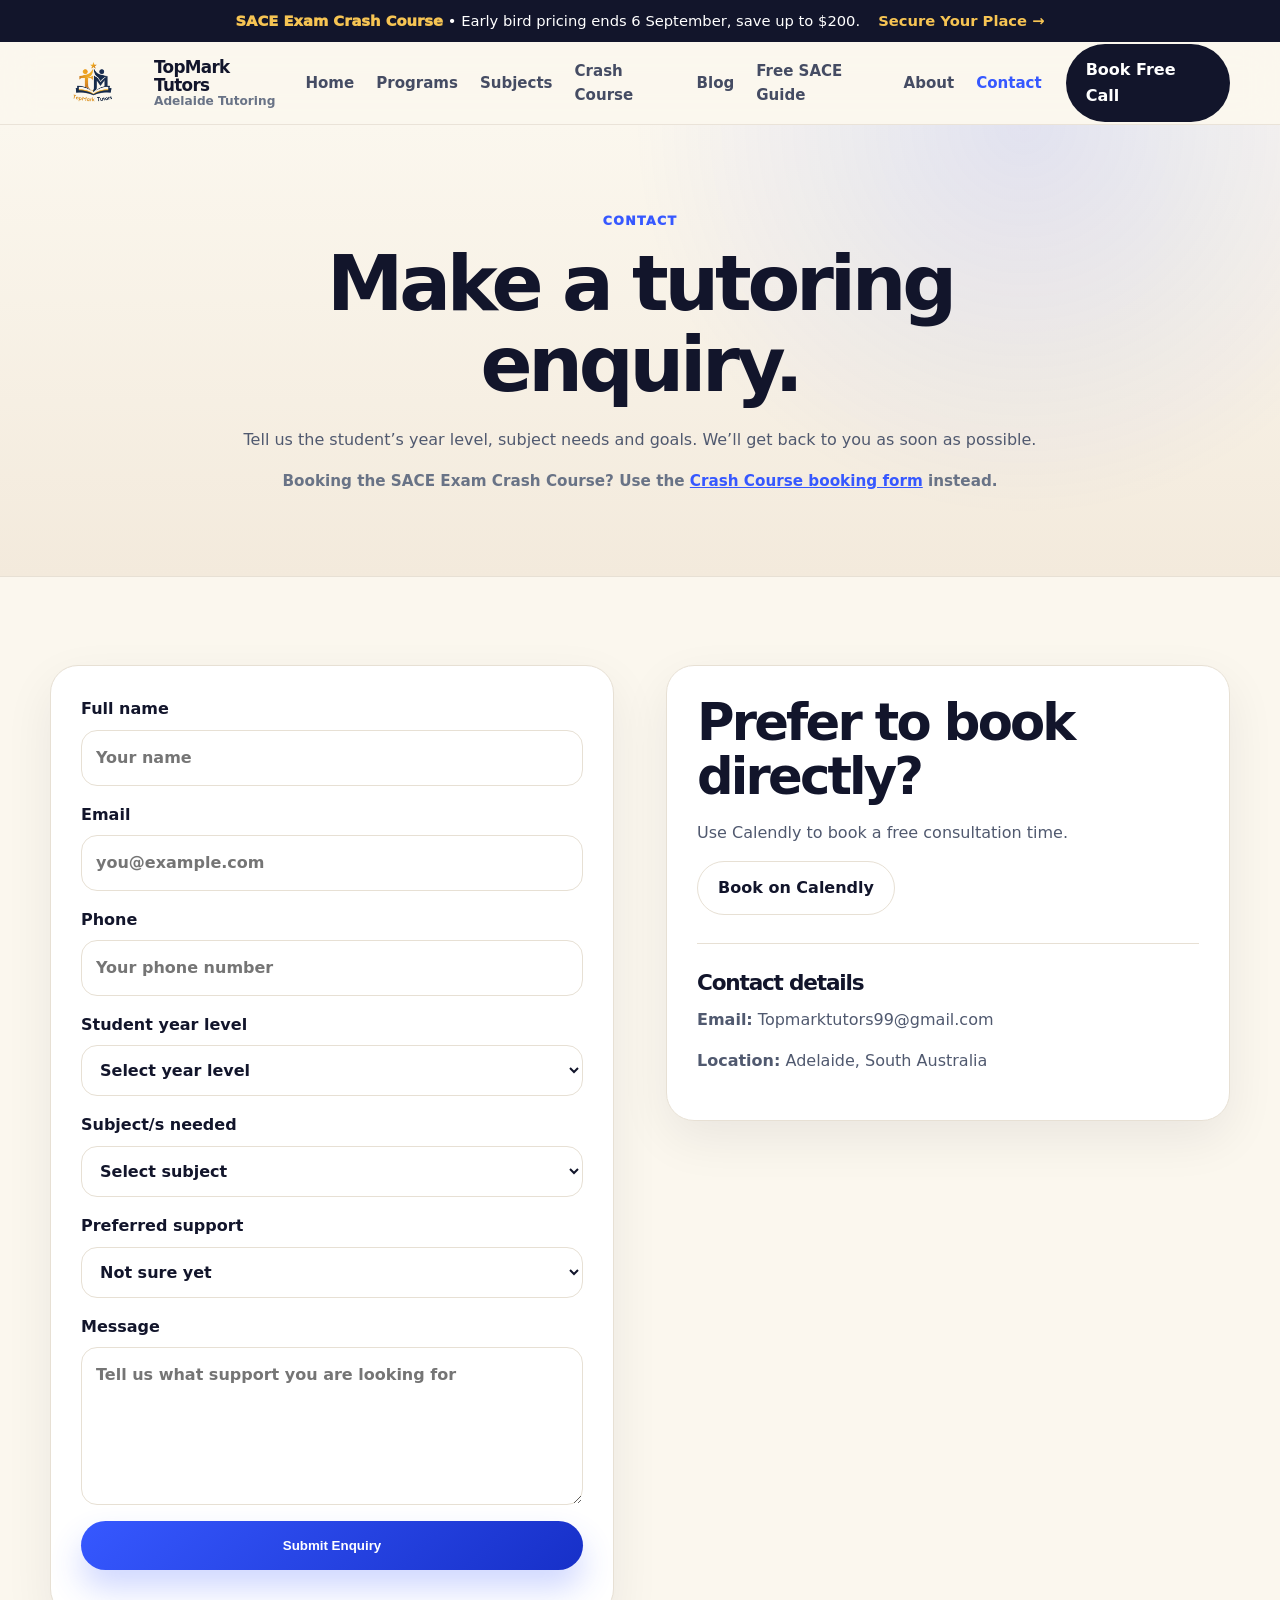
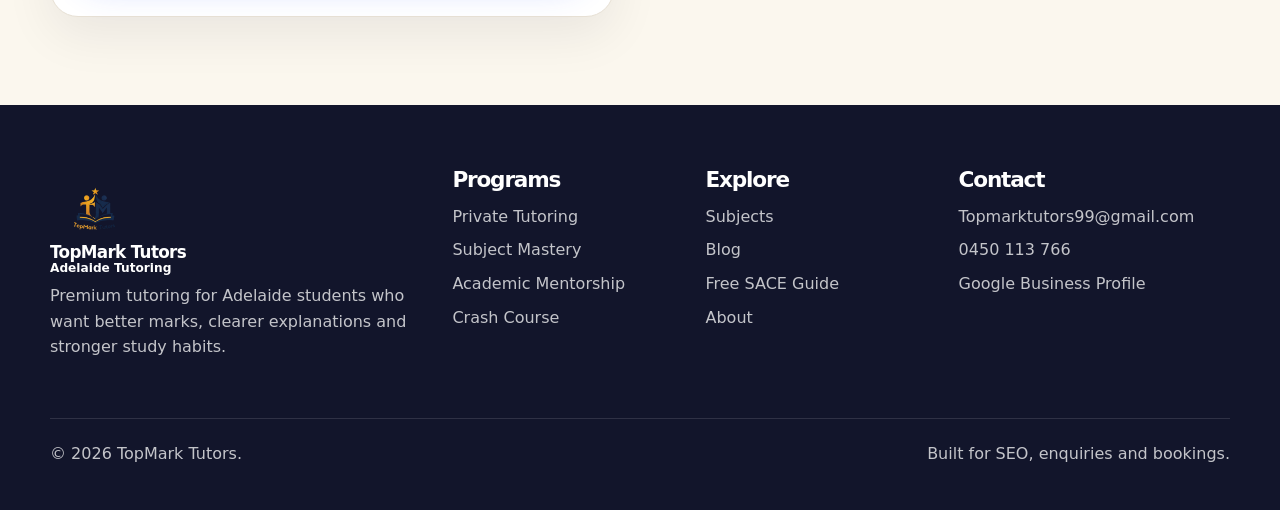
<file: contact.html>
<!doctype html><html lang="en-AU"><head><meta charset="utf-8"><meta name="viewport" content="width=device-width, initial-scale=1"><title>Contact TopMark Tutors | Adelaide Tutoring Enquiry</title><meta name="description" content="Make a tutoring enquiry with TopMark Tutors for Adelaide students."><link rel="icon" href="favicon.ico" sizes="any"><link rel="icon" type="image/png" sizes="32x32" href="assets/images/favicon-32.png"><link rel="icon" type="image/png" sizes="16x16" href="assets/images/favicon-16.png"><link rel="apple-touch-icon" href="assets/images/apple-touch-icon.png"><link rel="manifest" href="site.webmanifest"><meta name="theme-color" content="#12152b"><link rel="stylesheet" href="assets/css/styles.css"><!-- Google Analytics placeholder: replace G-XXXXXXXXXX with your Measurement ID. --></head><body><div class="top-banner"><div class="container banner-inner"><span><strong>SACE Exam Crash Course</strong> &bull; Early bird pricing ends 6 September, save up to $200.</span><a href="crash-course.html#book">Secure Your Place →</a></div></div><header class="site-header"><div class="container nav-wrap"><a class="brand" href="index.html"><img class="brand-logo" src="assets/images/topmark-logo.png" alt="TopMark Tutors logo"><span class="brand-text"><strong>TopMark Tutors</strong><small>Adelaide Tutoring</small></span></a><button class="nav-toggle" aria-label="Open menu" aria-expanded="false"><span></span><span></span><span></span></button><nav class="main-nav"><a href="index.html">Home</a><a href="programs.html">Programs</a><a href="subjects.html">Subjects</a><a href="crash-course.html">Crash Course</a><a href="blog.html">Blog</a><a href="index.html#free-guide">Free SACE Guide</a><a href="about.html">About</a><a href="contact.html" class="active">Contact</a></nav><a class="btn btn-dark nav-cta" href="booking.html">Book Free Call</a></div></header><main><section class="page-hero"><div class="container narrow"><p class="eyebrow">Contact</p><h1>Make a tutoring enquiry.</h1><p>Tell us the student’s year level, subject needs and goals. We’ll get back to you as soon as possible.</p><p class="hero-note">Booking the SACE Exam Crash Course? Use the <a href="crash-course.html#book">Crash Course booking form</a> instead.</p></div></section><section class="section"><div class="container contact-layout"><form class="contact-form js-web3form" id="contactForm" action="https://api.web3forms.com/submit" method="POST"><input type="hidden" name="access_key" value="df4c3ef9-899d-4911-9a61-2ef1ca2818fe"><input type="hidden" name="subject" value="New tutoring enquiry from the TopMark Tutors website"><input type="hidden" name="from_name" value="TopMark Tutors Website"><input type="hidden" name="form_type" value="Tutoring programs"><input type="checkbox" name="botcheck" tabindex="-1" style="display:none" aria-hidden="true"><label>Full name<input type="text" name="name" required placeholder="Your name"></label><label>Email<input type="email" name="email" required placeholder="you@example.com"></label><label>Phone<input type="tel" name="phone" placeholder="Your phone number"></label><label>Student year level<select name="year_level" required><option value="">Select year level</option><option>Year 7</option><option>Year 8</option><option>Year 9</option><option>Year 10</option><option>Year 11</option><option>Year 12</option><option>Other</option></select></label><label>Subject/s needed<select name="subjects" required><option value="">Select subject</option><option>Physics</option><option>Chemistry</option><option>Mathematical Methods</option><option>Specialist Mathematics</option><option>General Mathematics</option><option>Medicine & Dentistry Preparation</option><option>Biology</option><option>Business Innovation</option><option>UCAT</option><option>Multiple subjects</option><option>Not sure yet</option></select></label><label>Preferred support<select name="preferred_support"><option>Not sure yet</option><option>Private Tutoring</option><option>Subject Mastery</option><option>Academic Mentorship</option></select></label><label>Message<textarea name="message" rows="5" required placeholder="Tell us what support you are looking for"></textarea></label><button class="btn btn-primary" type="submit">Submit Enquiry</button><p class="form-status" aria-live="polite"></p></form><aside class="contact-card"><h2>Prefer to book directly?</h2><p>Use Calendly to book a free consultation time.</p><a class="btn btn-outline" href="booking.html">Book on Calendly</a><hr><h3>Contact details</h3><p><strong>Email:</strong> Topmarktutors99@gmail.com</p><p><strong>Location:</strong> Adelaide, South Australia</p></aside></div></section></main><footer class="site-footer"><div class="container footer-grid"><div><a href="index.html" class="brand footer-brand"><img class="brand-logo" src="assets/images/topmark-logo.png" alt="TopMark Tutors logo"><span class="brand-text"><strong>TopMark Tutors</strong><small>Adelaide Tutoring</small></span></a><p>Premium tutoring for Adelaide students who want better marks, clearer explanations and stronger study habits.</p></div><div><h3>Programs</h3><a href="private-tutoring.html">Private Tutoring</a><a href="subject-mastery.html">Subject Mastery</a><a href="mentorship.html">Academic Mentorship</a><a href="crash-course.html">Crash Course</a></div><div><h3>Explore</h3><a href="subjects.html">Subjects</a><a href="blog.html">Blog</a><a href="index.html#free-guide">Free SACE Guide</a><a href="about.html">About</a></div><div><h3>Contact</h3><a href="mailto:Topmarktutors99@gmail.com">Topmarktutors99@gmail.com</a><a href="tel:+61450113766">0450 113 766</a><a href="https://www.google.com/search?q=TopMark+Tutors+Adelaide" target="_blank" rel="noopener">Google Business Profile</a></div></div><div class="container footer-bottom"><p>© <span id="year"></span> TopMark Tutors.</p><p>Built for SEO, enquiries and bookings.</p></div></footer><script src="assets/js/main.js"></script></body></html>
</file>
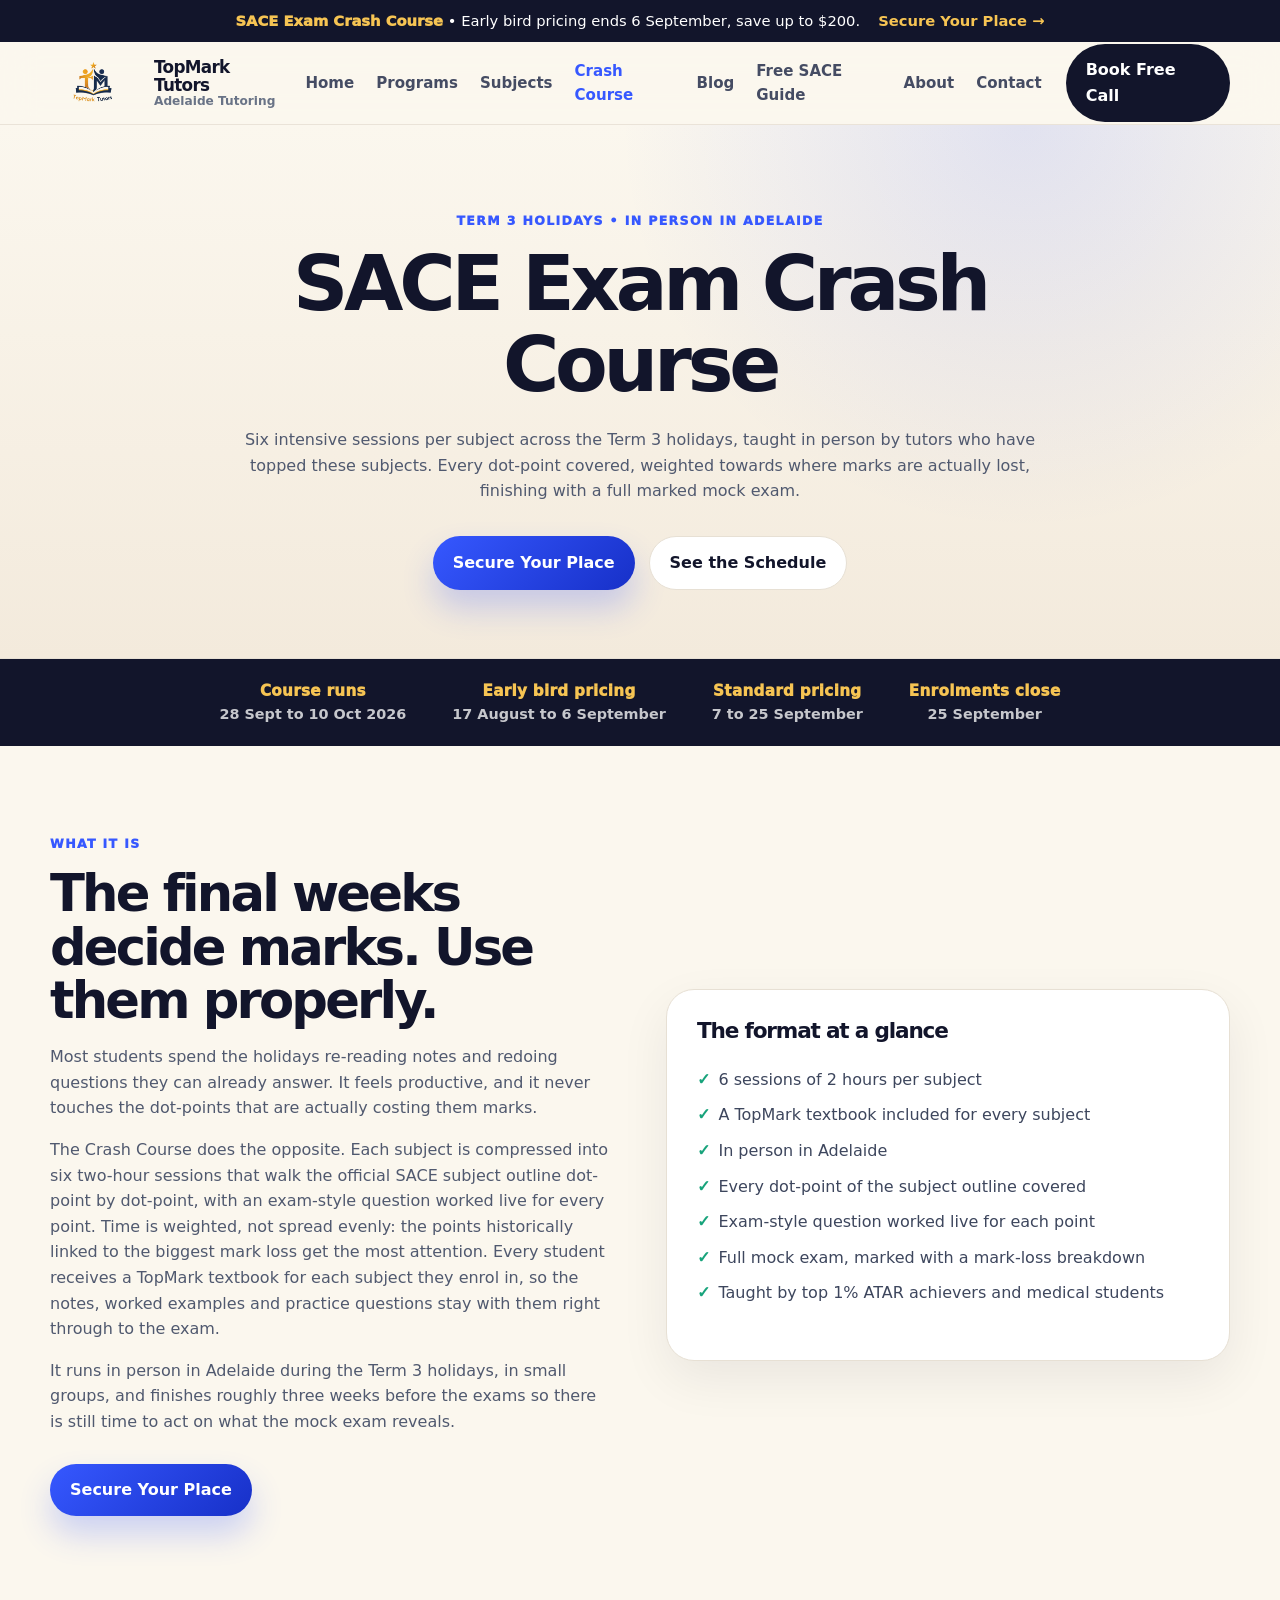
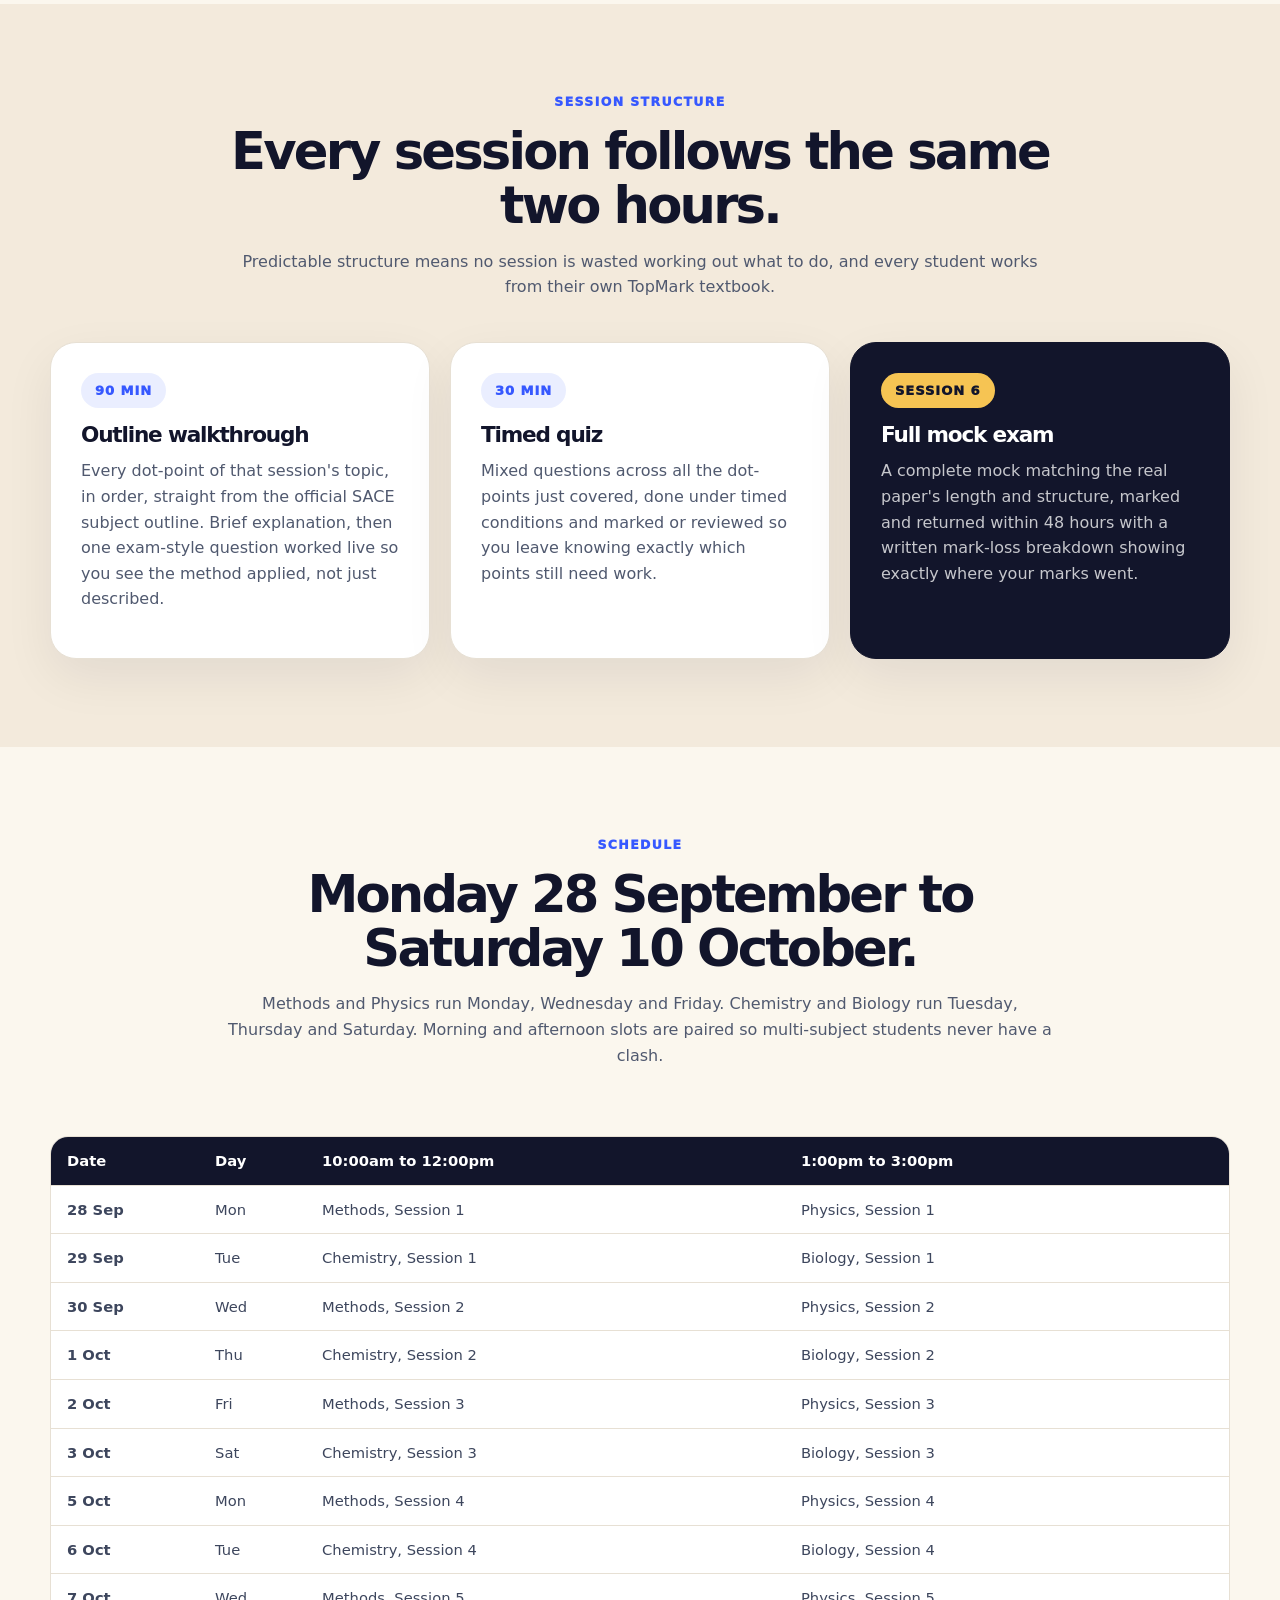
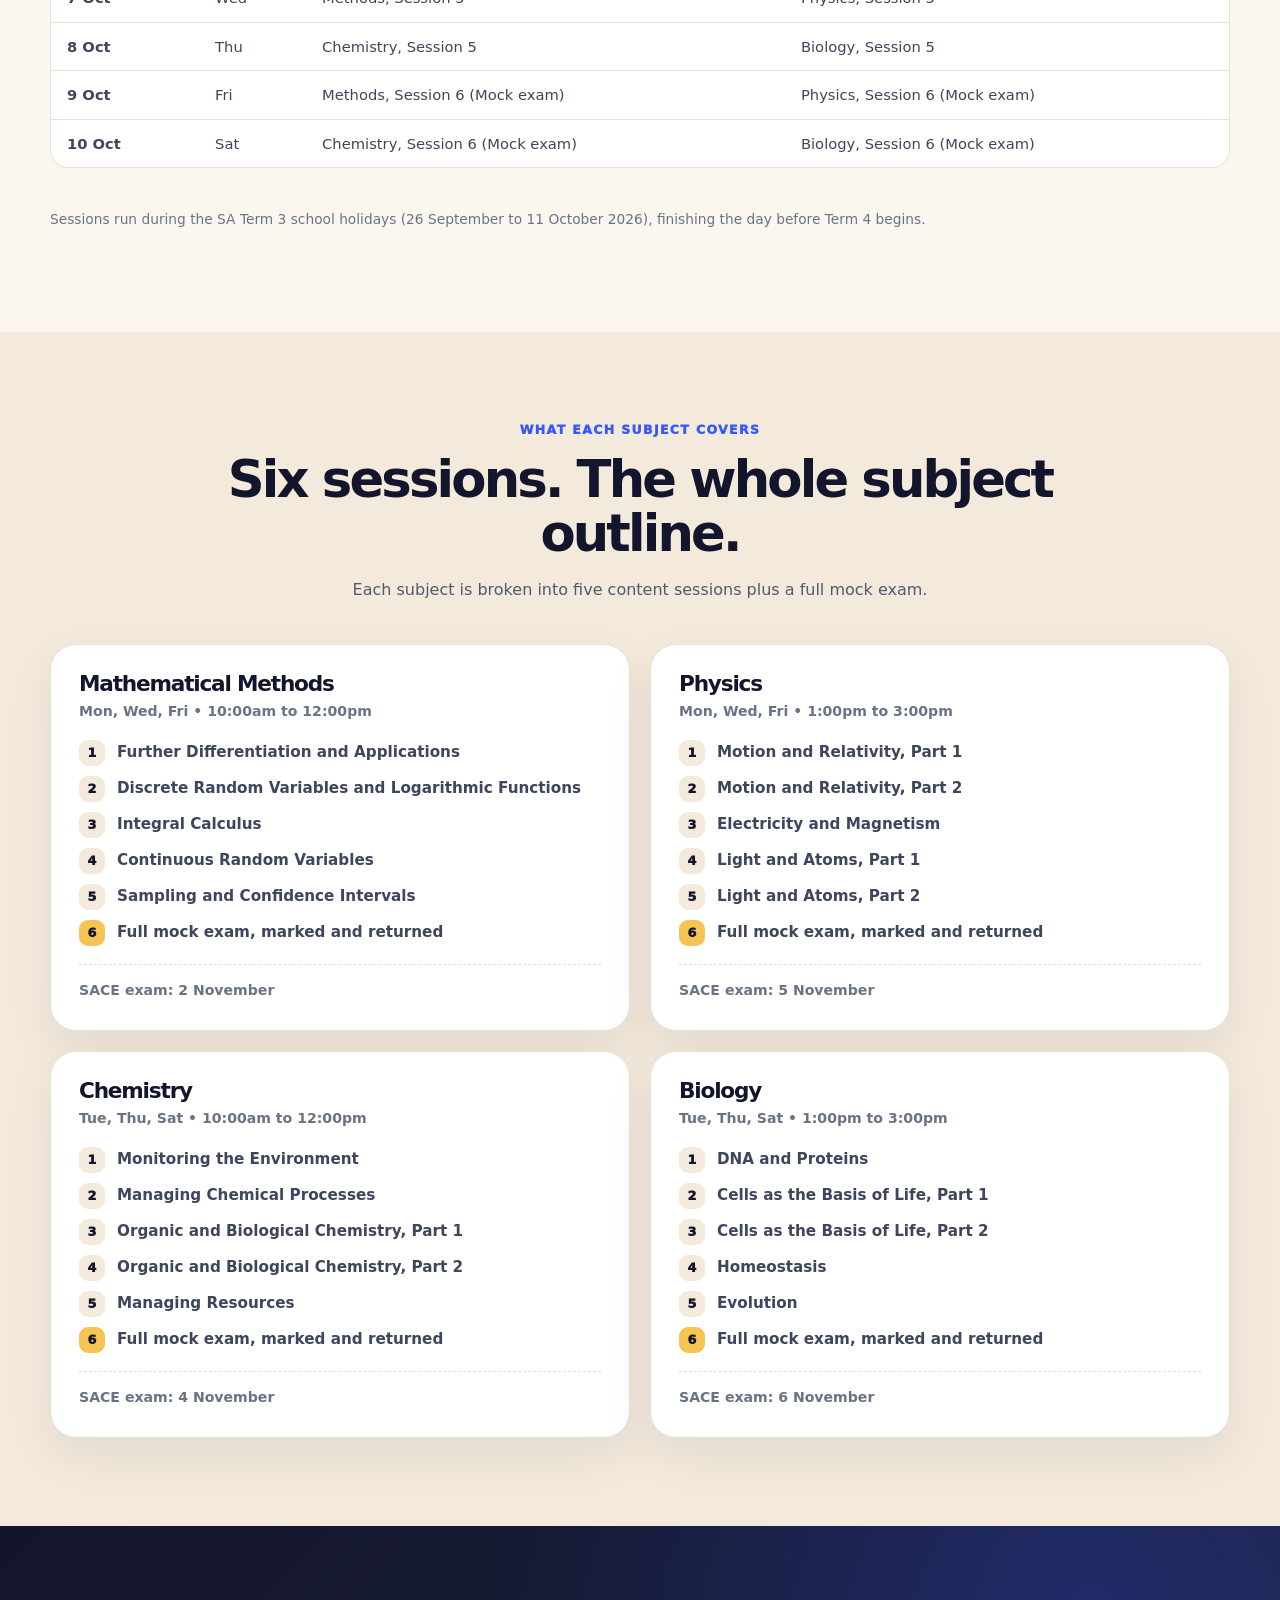
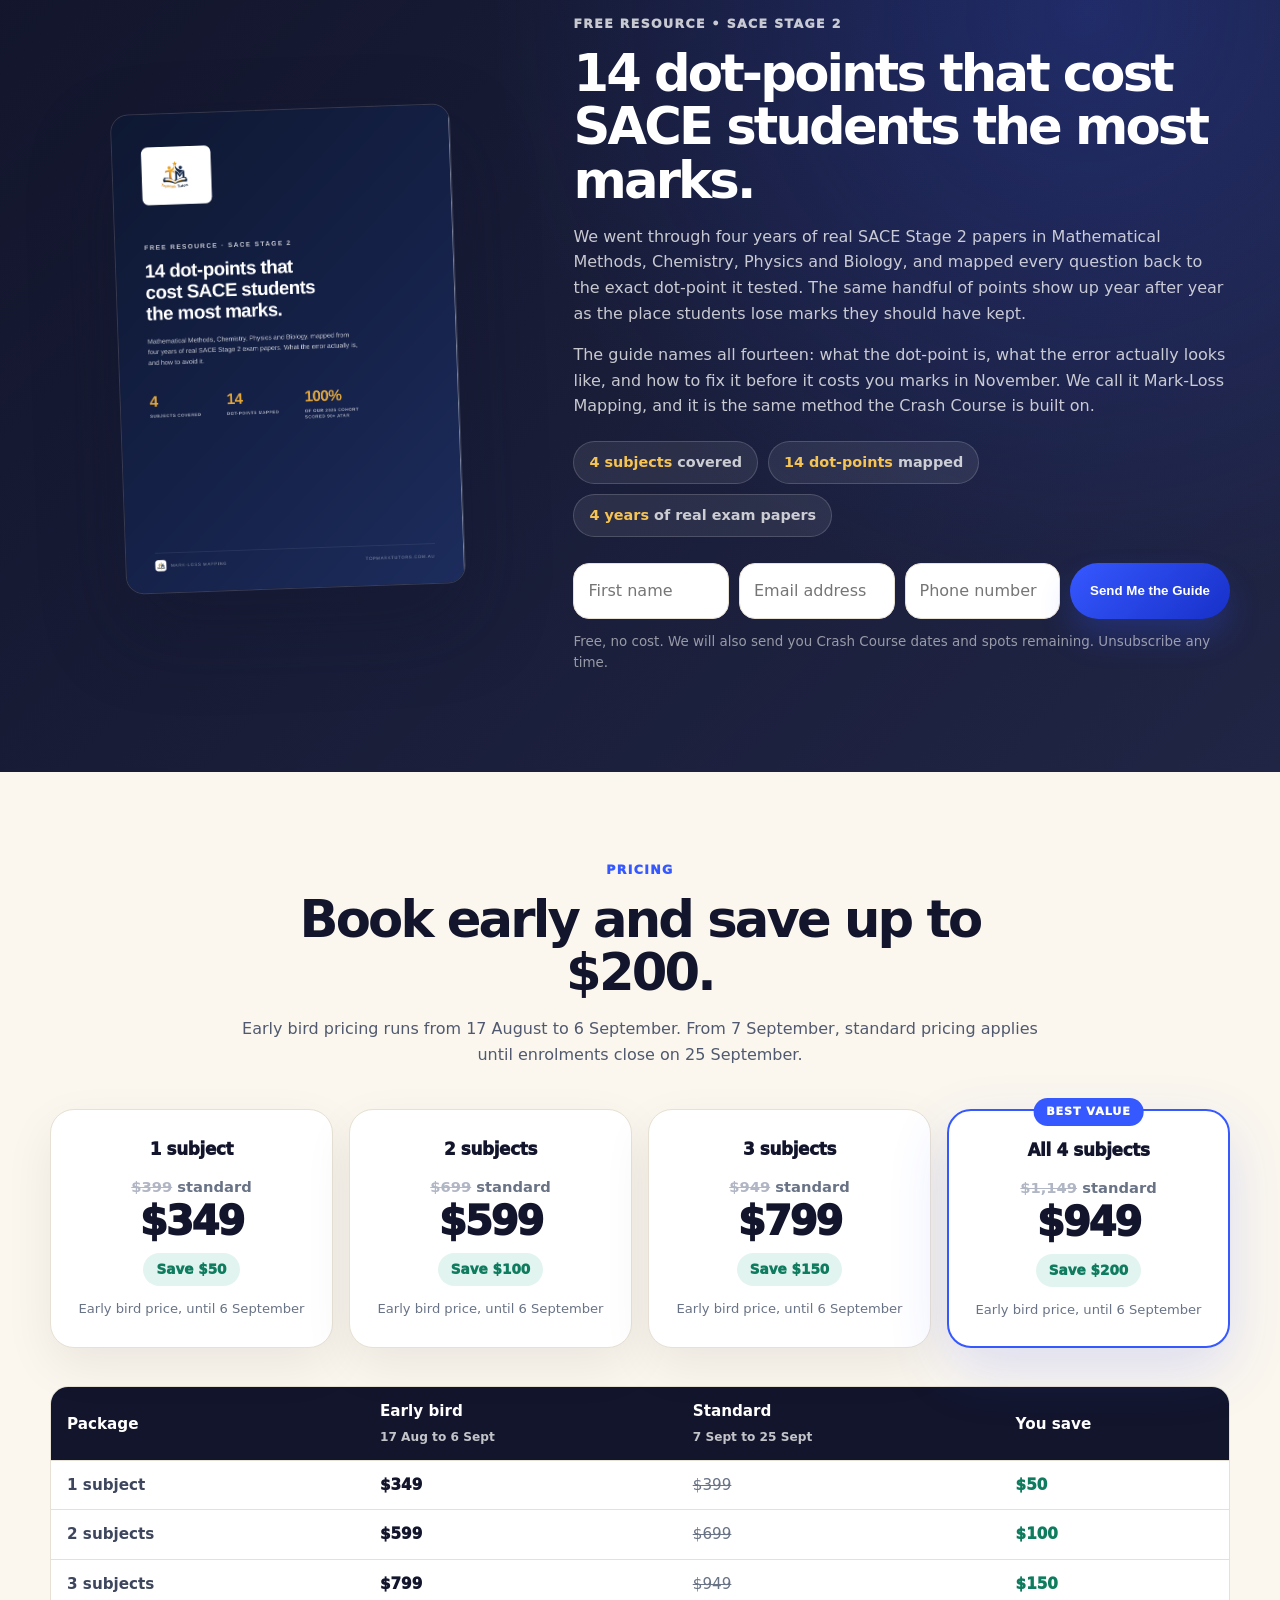
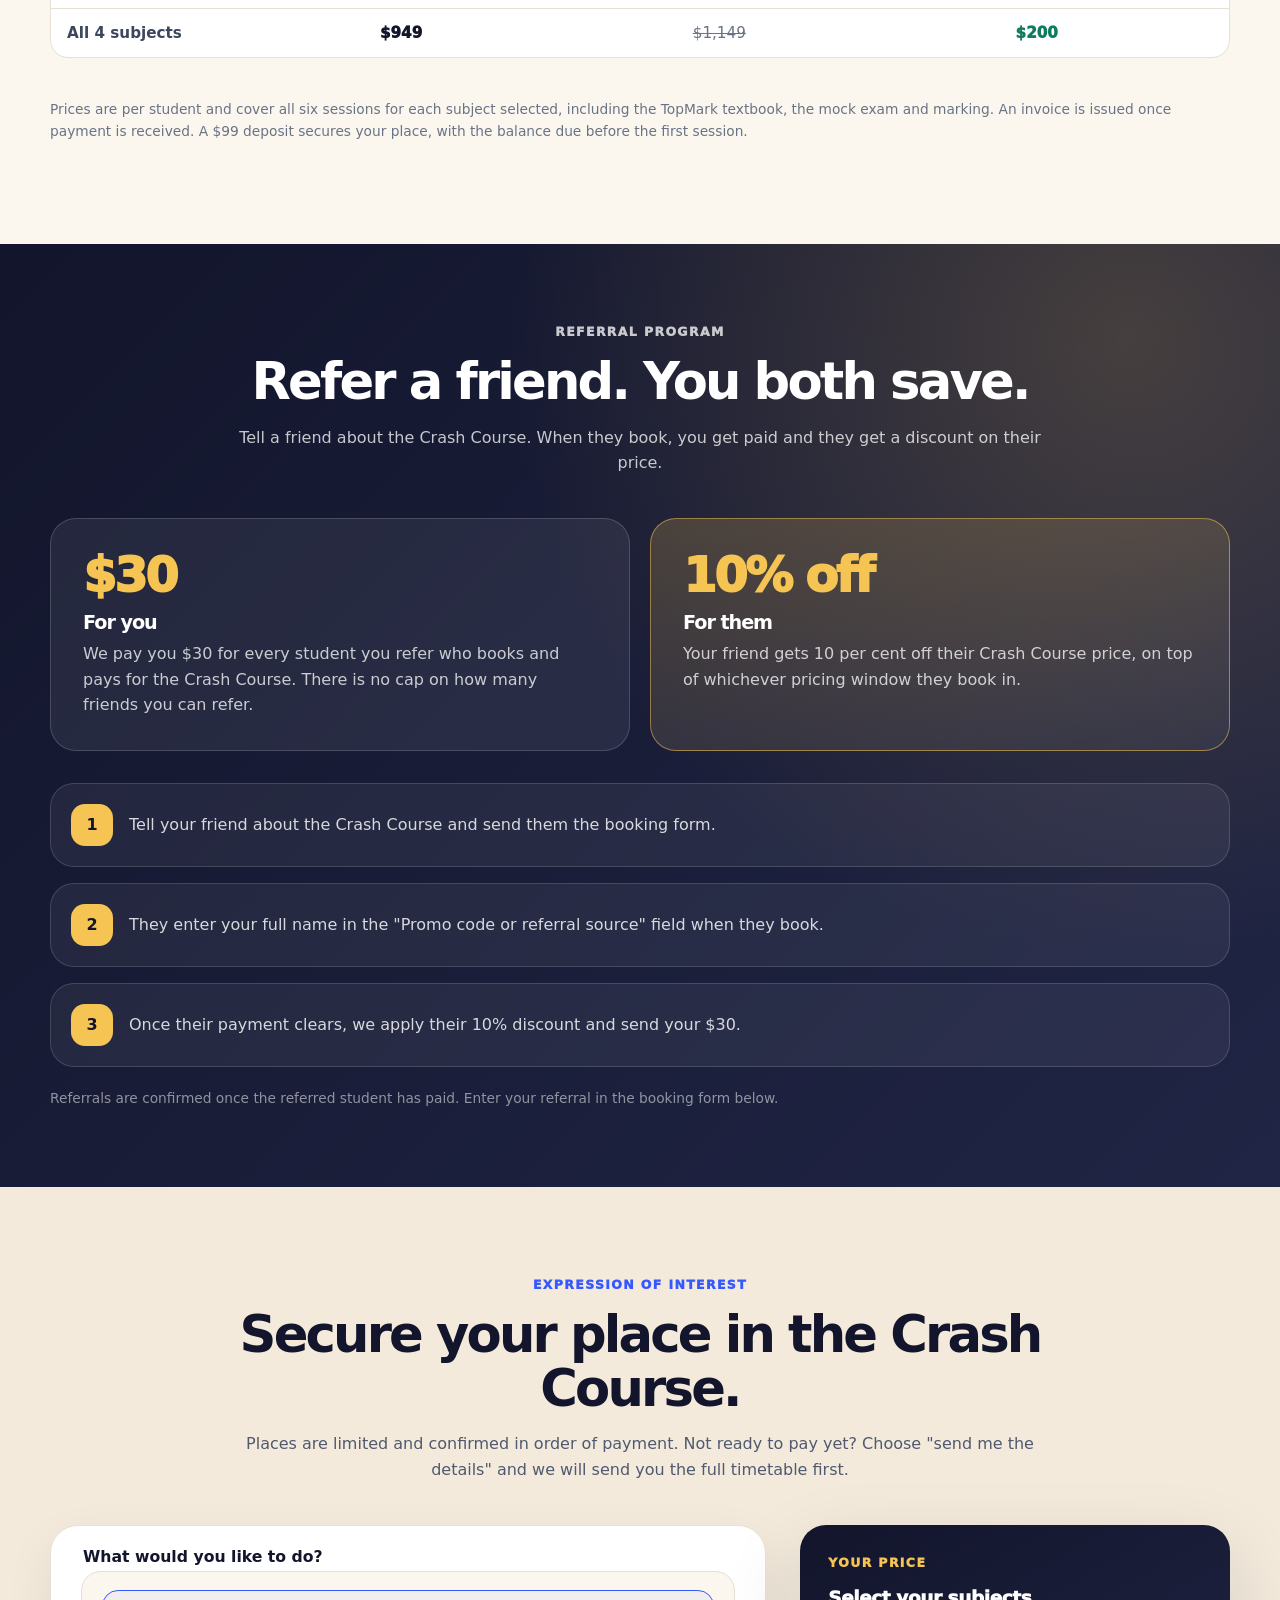
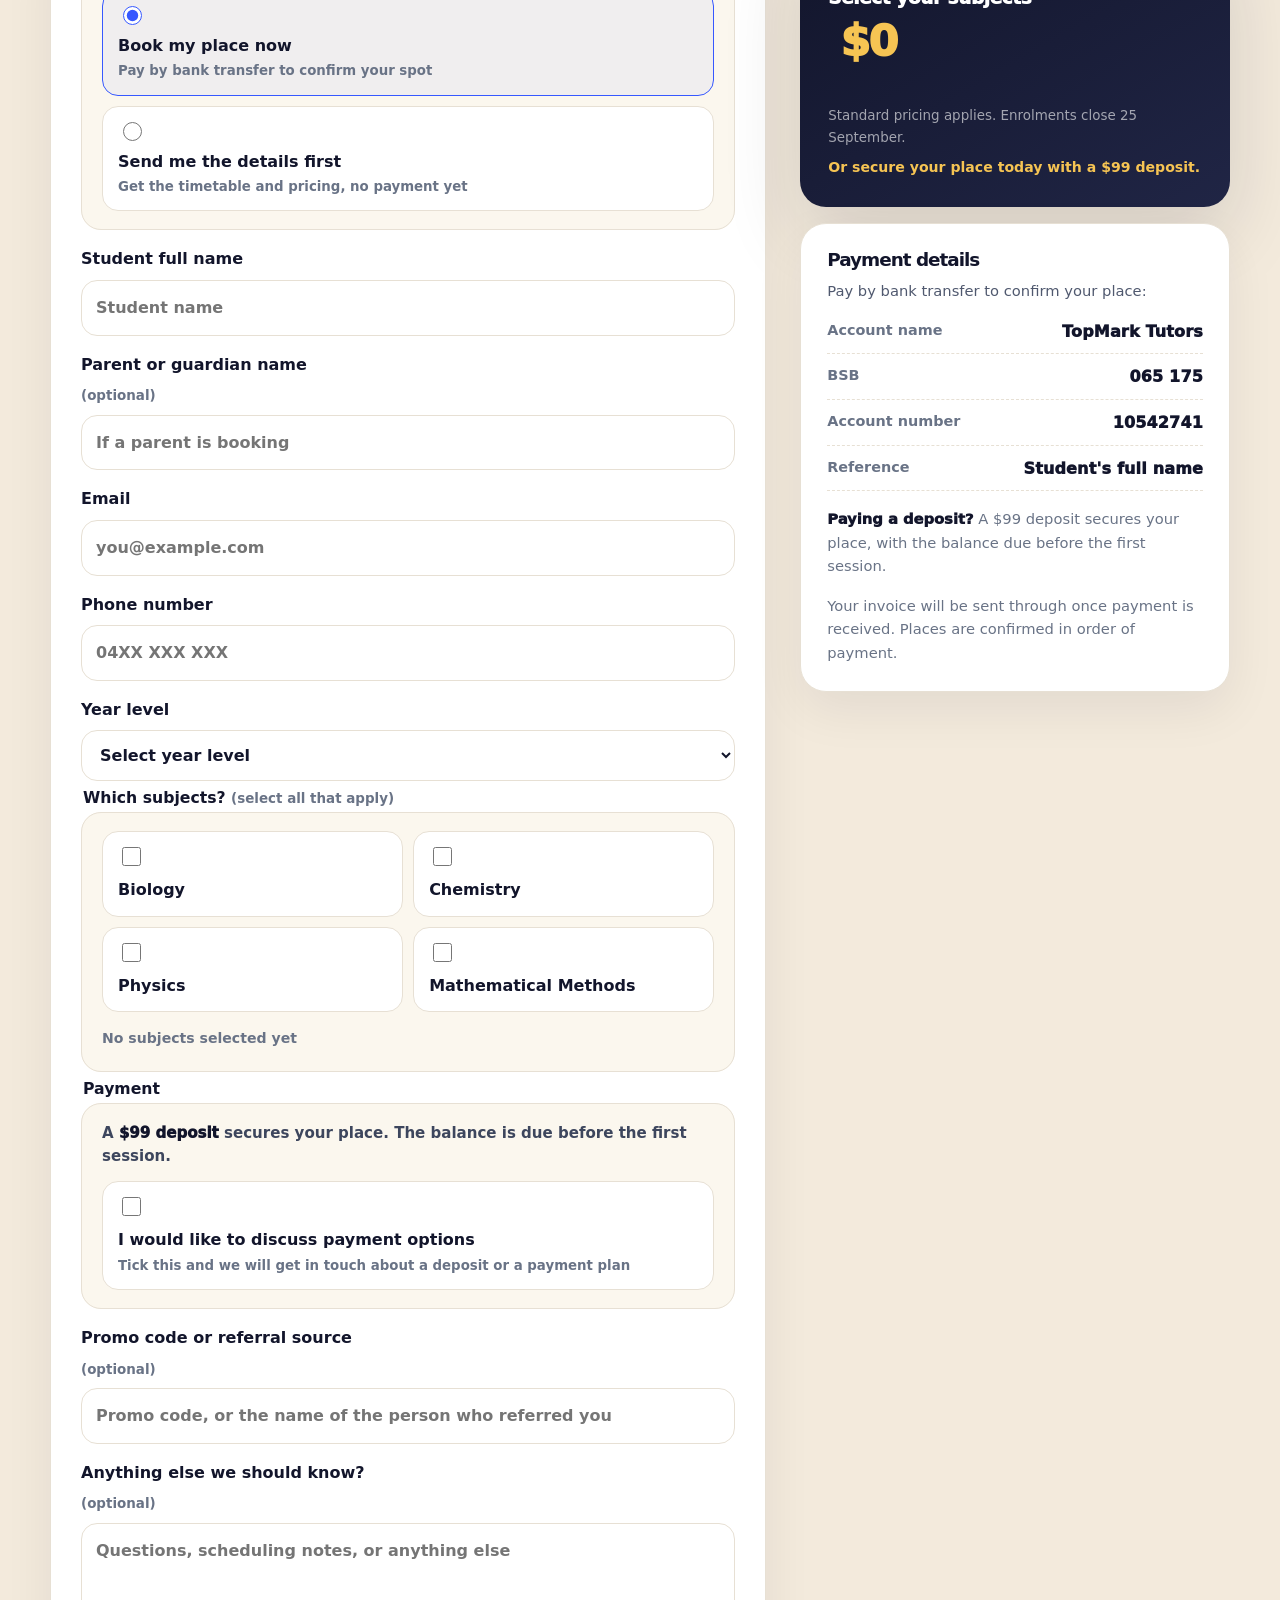
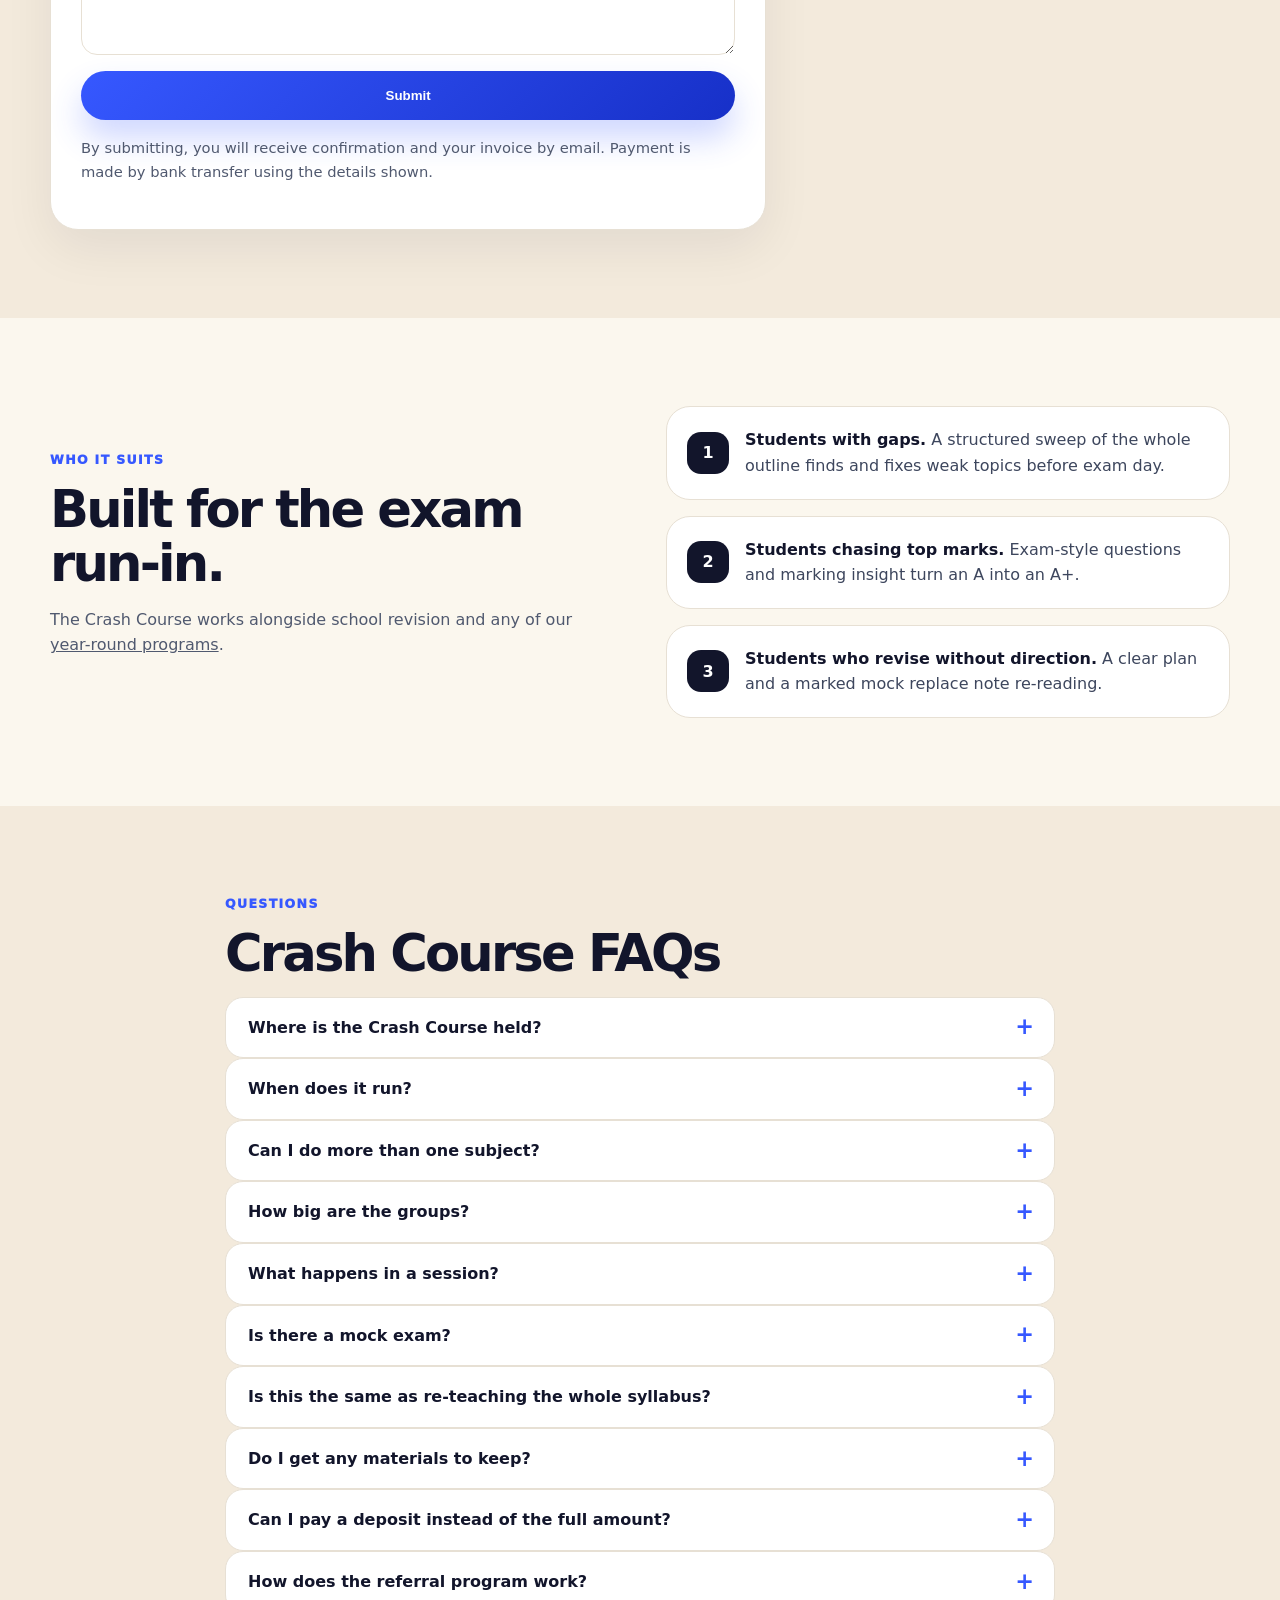
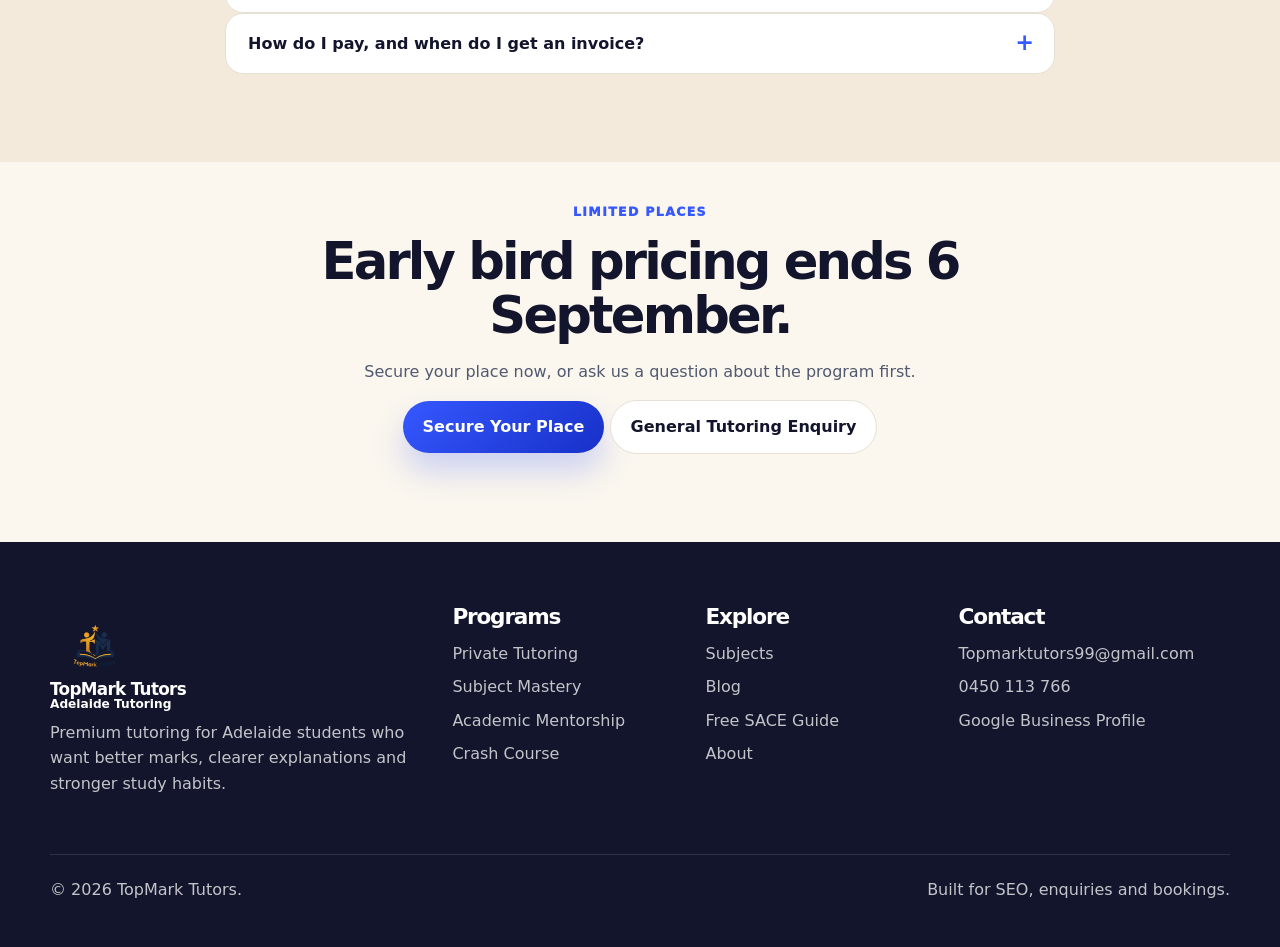
<file: crash-course.html>
<!doctype html><html lang="en-AU"><head><meta charset="utf-8"><meta name="viewport" content="width=device-width, initial-scale=1"><title>SACE Exam Crash Course Adelaide | Pre-Exam Revision Bootcamp | TopMark Tutors</title><meta name="description" content="SACE Exam Crash Course in Adelaide: 6 intensive sessions per subject in Adelaide, 28 September to 10 October 2026. Methods, Chemistry, Physics and Biology, with a TopMark textbook and a full marked mock exam included. Early bird from $349."><link rel="icon" href="favicon.ico" sizes="any"><link rel="icon" type="image/png" sizes="32x32" href="assets/images/favicon-32.png"><link rel="icon" type="image/png" sizes="16x16" href="assets/images/favicon-16.png"><link rel="apple-touch-icon" href="assets/images/apple-touch-icon.png"><link rel="manifest" href="site.webmanifest"><meta name="theme-color" content="#12152b"><link rel="stylesheet" href="assets/css/styles.css"><!-- Google Analytics placeholder: replace G-XXXXXXXXXX with your Measurement ID. --><script type="application/ld+json">{"@context": "https://schema.org", "@type": "Course", "name": "SACE Exam Crash Course", "description": "Intensive in-person SACE Stage 2 exam preparation in Mathematical Methods, Chemistry, Physics and Biology. Six two-hour sessions per subject with a full marked mock exam.", "provider": {"@type": "Organization", "name": "TopMark Tutors", "url": "https://topmarktutors.com.au"}, "hasCourseInstance": [{"@type": "CourseInstance", "courseMode": "onsite", "startDate": "2026-09-28", "endDate": "2026-10-10", "location": {"@type": "Place", "name": "Adelaide", "address": {"@type": "PostalAddress", "addressLocality": "Adelaide", "addressRegion": "SA", "addressCountry": "AU"}}, "courseWorkload": "PT12H"}], "offers": [{"@type": "Offer", "price": "349", "priceCurrency": "AUD", "name": "1 subject", "availability": "https://schema.org/LimitedAvailability"}, {"@type": "Offer", "price": "599", "priceCurrency": "AUD", "name": "2 subjects", "availability": "https://schema.org/LimitedAvailability"}, {"@type": "Offer", "price": "799", "priceCurrency": "AUD", "name": "3 subjects", "availability": "https://schema.org/LimitedAvailability"}, {"@type": "Offer", "price": "949", "priceCurrency": "AUD", "name": "All 4 subjects", "availability": "https://schema.org/LimitedAvailability"}]}</script><script type="application/ld+json">{"@context": "https://schema.org", "@type": "FAQPage", "mainEntity": [{"@type": "Question", "name": "Where is the Crash Course held?", "acceptedAnswer": {"@type": "Answer", "text": "In person in Adelaide. It runs during the Term 3 school holidays, so there is no clash with school. We confirm the exact venue with you when you book."}}, {"@type": "Question", "name": "When does it run?", "acceptedAnswer": {"@type": "Answer", "text": "Monday 28 September to Saturday 10 October 2026, inside the Term 3 holiday window. Each subject runs 6 sessions of 2 hours. That finishes roughly three weeks before the SACE external exams, leaving time for independent revision."}}, {"@type": "Question", "name": "Can I do more than one subject?", "acceptedAnswer": {"@type": "Answer", "text": "Yes, and the timetable is built for it. Methods and Physics run Monday, Wednesday and Friday; Chemistry and Biology run Tuesday, Thursday and Saturday. Morning and afternoon slots are paired so multi-subject students never have a clash."}}, {"@type": "Question", "name": "How big are the groups?", "acceptedAnswer": {"@type": "Answer", "text": "Small groups. If a subject fills, we open a second cohort rather than increase the group size, so every student still gets attention."}}, {"@type": "Question", "name": "What happens in a session?", "acceptedAnswer": {"@type": "Answer", "text": "Ninety minutes walking through the subject outline dot-point by dot-point, with an exam-style question worked live for each one, then a 30 minute timed quiz across everything just covered. Time is weighted towards the dot-points that historically cost students the most marks."}}, {"@type": "Question", "name": "Is there a mock exam?", "acceptedAnswer": {"@type": "Answer", "text": "Yes. The final session in every subject is a full mock exam matching the real paper's length and structure. It is marked and returned within 48 hours with a written mark-loss breakdown for each student."}}, {"@type": "Question", "name": "Is this the same as re-teaching the whole syllabus?", "acceptedAnswer": {"@type": "Answer", "text": "No. The Crash Course is exam-weighted. We cover every dot-point in the outline, but the time is spent where marks are actually lost, and every point is tied to a real exam-style question."}}, {"@type": "Question", "name": "Do I get any materials to keep?", "acceptedAnswer": {"@type": "Answer", "text": "Yes. Every student receives a TopMark textbook for each subject they enrol in, covering the full subject outline with worked examples and practice questions. It is yours to keep and work from right up to the exam."}}, {"@type": "Question", "name": "Can I pay a deposit instead of the full amount?", "acceptedAnswer": {"@type": "Answer", "text": "Yes. A $99 deposit secures your place, with the balance due before the first session. Tick the payment options box on the booking form and we will get in touch to arrange it."}}, {"@type": "Question", "name": "How does the referral program work?", "acceptedAnswer": {"@type": "Answer", "text": "If you refer someone to the Crash Course, you receive $30 and they get 10 per cent off their price. They enter your full name in the promo code or referral source field when they book. Referrals are confirmed once the referred student has paid, and there is no cap on how many people you can refer."}}, {"@type": "Question", "name": "How do I pay, and when do I get an invoice?", "acceptedAnswer": {"@type": "Answer", "text": "Payment is by bank transfer using the details on the booking form. Your invoice is sent through once payment is received, and places are confirmed in order of payment."}}]}</script></head><body><div class="top-banner"><div class="container banner-inner"><span><strong>SACE Exam Crash Course</strong> &bull; Early bird pricing ends 6 September, save up to $200.</span><a href="crash-course.html#book">Secure Your Place →</a></div></div><header class="site-header"><div class="container nav-wrap"><a class="brand" href="index.html"><img class="brand-logo" src="assets/images/topmark-logo.png" alt="TopMark Tutors logo"><span class="brand-text"><strong>TopMark Tutors</strong><small>Adelaide Tutoring</small></span></a><button class="nav-toggle" aria-label="Open menu" aria-expanded="false"><span></span><span></span><span></span></button><nav class="main-nav"><a href="index.html">Home</a><a href="programs.html">Programs</a><a href="subjects.html">Subjects</a><a href="crash-course.html" class="active">Crash Course</a><a href="blog.html">Blog</a><a href="index.html#free-guide">Free SACE Guide</a><a href="about.html">About</a><a href="contact.html">Contact</a></nav><a class="btn btn-dark nav-cta" href="booking.html">Book Free Call</a></div></header><main><section class="page-hero"><div class="container narrow"><p class="eyebrow">Term 3 holidays &bull; In person in Adelaide</p><h1>SACE Exam Crash Course</h1><p>Six intensive sessions per subject across the Term 3 holidays, taught in person by tutors who have topped these subjects. Every dot-point covered, weighted towards where marks are actually lost, finishing with a full marked mock exam.</p><div class="hero-actions" style="justify-content:center"><a class="btn btn-primary" href="#book">Secure Your Place</a><a class="btn btn-outline" href="#schedule">See the Schedule</a></div></div></section>

<section class="deadline-strip"><div class="container deadline-inner"><div><strong>Course runs</strong><span>28 Sept to 10 Oct 2026</span></div><div><strong>Early bird pricing</strong><span>17 August to 6 September</span></div><div><strong>Standard pricing</strong><span>7 to 25 September</span></div><div><strong>Enrolments close</strong><span>25 September</span></div></div></section>

<section class="section"><div class="container two-col"><div class="stack"><p class="eyebrow">What it is</p><h2>The final weeks decide marks. Use them properly.</h2><p>Most students spend the holidays re-reading notes and redoing questions they can already answer. It feels productive, and it never touches the dot-points that are actually costing them marks.</p><p>The Crash Course does the opposite. Each subject is compressed into six two-hour sessions that walk the official SACE subject outline dot-point by dot-point, with an exam-style question worked live for every point. Time is weighted, not spread evenly: the points historically linked to the biggest mark loss get the most attention. Every student receives a TopMark textbook for each subject they enrol in, so the notes, worked examples and practice questions stay with them right through to the exam.</p><p>It runs in person in Adelaide during the Term 3 holidays, in small groups, and finishes roughly three weeks before the exams so there is still time to act on what the mock exam reveals.</p><a class="btn btn-primary" href="#book">Secure Your Place</a></div><div class="about-panel"><h3>The format at a glance</h3><ul><li>6 sessions of 2 hours per subject</li><li>A TopMark textbook included for every subject</li><li>In person in Adelaide</li><li>Every dot-point of the subject outline covered</li><li>Exam-style question worked live for each point</li><li>Full mock exam, marked with a mark-loss breakdown</li><li>Taught by top 1% ATAR achievers and medical students</li></ul></div></div></section>

<section class="section section-cream"><div class="container section-intro"><p class="eyebrow">Session structure</p><h2>Every session follows the same two hours.</h2><p>Predictable structure means no session is wasted working out what to do, and every student works from their own TopMark textbook.</p></div><div class="container method-grid">
<article class="method-card"><span class="method-time">90 min</span><h3>Outline walkthrough</h3><p>Every dot-point of that session's topic, in order, straight from the official SACE subject outline. Brief explanation, then one exam-style question worked live so you see the method applied, not just described.</p></article>
<article class="method-card"><span class="method-time">30 min</span><h3>Timed quiz</h3><p>Mixed questions across all the dot-points just covered, done under timed conditions and marked or reviewed so you leave knowing exactly which points still need work.</p></article>
<article class="method-card is-accent"><span class="method-time">Session 6</span><h3>Full mock exam</h3><p>A complete mock matching the real paper's length and structure, marked and returned within 48 hours with a written mark-loss breakdown showing exactly where your marks went.</p></article>
</div></section>

<section class="section" id="schedule"><div class="container section-intro"><p class="eyebrow">Schedule</p><h2>Monday 28 September to Saturday 10 October.</h2><p>Methods and Physics run Monday, Wednesday and Friday. Chemistry and Biology run Tuesday, Thursday and Saturday. Morning and afternoon slots are paired so multi-subject students never have a clash.</p></div><div class="container"><div class="table-scroll"><table class="article-table schedule-table"><thead><tr><th>Date</th><th>Day</th><th>10:00am to 12:00pm</th><th>1:00pm to 3:00pm</th></tr></thead><tbody><tr><td><strong>28 Sep</strong></td><td>Mon</td><td>Methods, Session 1</td><td>Physics, Session 1</td></tr><tr><td><strong>29 Sep</strong></td><td>Tue</td><td>Chemistry, Session 1</td><td>Biology, Session 1</td></tr><tr><td><strong>30 Sep</strong></td><td>Wed</td><td>Methods, Session 2</td><td>Physics, Session 2</td></tr><tr><td><strong>1 Oct</strong></td><td>Thu</td><td>Chemistry, Session 2</td><td>Biology, Session 2</td></tr><tr><td><strong>2 Oct</strong></td><td>Fri</td><td>Methods, Session 3</td><td>Physics, Session 3</td></tr><tr><td><strong>3 Oct</strong></td><td>Sat</td><td>Chemistry, Session 3</td><td>Biology, Session 3</td></tr><tr><td><strong>5 Oct</strong></td><td>Mon</td><td>Methods, Session 4</td><td>Physics, Session 4</td></tr><tr><td><strong>6 Oct</strong></td><td>Tue</td><td>Chemistry, Session 4</td><td>Biology, Session 4</td></tr><tr><td><strong>7 Oct</strong></td><td>Wed</td><td>Methods, Session 5</td><td>Physics, Session 5</td></tr><tr><td><strong>8 Oct</strong></td><td>Thu</td><td>Chemistry, Session 5</td><td>Biology, Session 5</td></tr><tr><td><strong>9 Oct</strong></td><td>Fri</td><td>Methods, Session 6 (Mock exam)</td><td>Physics, Session 6 (Mock exam)</td></tr><tr><td><strong>10 Oct</strong></td><td>Sat</td><td>Chemistry, Session 6 (Mock exam)</td><td>Biology, Session 6 (Mock exam)</td></tr></tbody></table></div><p class="price-fineprint">Sessions run during the SA Term 3 school holidays (26 September to 11 October 2026), finishing the day before Term 4 begins.</p></div></section>

<section class="section section-cream"><div class="container section-intro"><p class="eyebrow">What each subject covers</p><h2>Six sessions. The whole subject outline.</h2><p>Each subject is broken into five content sessions plus a full mock exam.</p></div><div class="container curric-grid"><article class="curric-card"><header><h3>Mathematical Methods</h3><p class="curric-when">Mon, Wed, Fri &bull; 10:00am to 12:00pm</p></header><ol class="curric-list"><li><span class="sess-num">1</span>Further Differentiation and Applications</li><li><span class="sess-num">2</span>Discrete Random Variables and Logarithmic Functions</li><li><span class="sess-num">3</span>Integral Calculus</li><li><span class="sess-num">4</span>Continuous Random Variables</li><li><span class="sess-num">5</span>Sampling and Confidence Intervals</li><li><span class="sess-num">6</span>Full mock exam, marked and returned</li></ol><p class="curric-exam">SACE exam: 2 November</p></article><article class="curric-card"><header><h3>Physics</h3><p class="curric-when">Mon, Wed, Fri &bull; 1:00pm to 3:00pm</p></header><ol class="curric-list"><li><span class="sess-num">1</span>Motion and Relativity, Part 1</li><li><span class="sess-num">2</span>Motion and Relativity, Part 2</li><li><span class="sess-num">3</span>Electricity and Magnetism</li><li><span class="sess-num">4</span>Light and Atoms, Part 1</li><li><span class="sess-num">5</span>Light and Atoms, Part 2</li><li><span class="sess-num">6</span>Full mock exam, marked and returned</li></ol><p class="curric-exam">SACE exam: 5 November</p></article><article class="curric-card"><header><h3>Chemistry</h3><p class="curric-when">Tue, Thu, Sat &bull; 10:00am to 12:00pm</p></header><ol class="curric-list"><li><span class="sess-num">1</span>Monitoring the Environment</li><li><span class="sess-num">2</span>Managing Chemical Processes</li><li><span class="sess-num">3</span>Organic and Biological Chemistry, Part 1</li><li><span class="sess-num">4</span>Organic and Biological Chemistry, Part 2</li><li><span class="sess-num">5</span>Managing Resources</li><li><span class="sess-num">6</span>Full mock exam, marked and returned</li></ol><p class="curric-exam">SACE exam: 4 November</p></article><article class="curric-card"><header><h3>Biology</h3><p class="curric-when">Tue, Thu, Sat &bull; 1:00pm to 3:00pm</p></header><ol class="curric-list"><li><span class="sess-num">1</span>DNA and Proteins</li><li><span class="sess-num">2</span>Cells as the Basis of Life, Part 1</li><li><span class="sess-num">3</span>Cells as the Basis of Life, Part 2</li><li><span class="sess-num">4</span>Homeostasis</li><li><span class="sess-num">5</span>Evolution</li><li><span class="sess-num">6</span>Full mock exam, marked and returned</li></ol><p class="curric-exam">SACE exam: 6 November</p></article></div></section>

<section class="section guide-section is-dark" id="free-guide"><div class="container guide-layout">
<div class="guide-cover-wrap"><img class="guide-cover" src="assets/images/guide-cover.png" alt="Cover of the free TopMark guide: 14 dot-points that cost SACE students the most marks" width="745" height="1053" loading="lazy"></div>
<div class="guide-copy">
<p class="eyebrow light">Free resource &bull; SACE Stage 2</p>
<h2>14 dot-points that cost SACE students the most marks.</h2>
<p>We went through four years of real SACE Stage 2 papers in Mathematical Methods, Chemistry, Physics and Biology, and mapped every question back to the exact dot-point it tested. The same handful of points show up year after year as the place students lose marks they should have kept.</p>
<p>The guide names all fourteen: what the dot-point is, what the error actually looks like, and how to fix it before it costs you marks in November. We call it Mark-Loss Mapping, and it is the same method the Crash Course is built on.</p>
<ul class="guide-points"><li><strong>4 subjects</strong> covered</li><li><strong>14 dot-points</strong> mapped</li><li><strong>4 years</strong> of real exam papers</li></ul>
<form class="guide-form js-web3form" id="guideFormDark" action="https://api.web3forms.com/submit" method="POST" data-reveal="guideReadyDark">
<input type="hidden" name="access_key" value="df4c3ef9-899d-4911-9a61-2ef1ca2818fe">
<input type="hidden" name="subject" value="Free guide download: 14 SACE dot-points">
<input type="hidden" name="from_name" value="TopMark Free Guide">
<input type="hidden" name="form_type" value="Lead magnet">
<input type="checkbox" name="botcheck" tabindex="-1" style="display:none" aria-hidden="true">
<div class="guide-fields">
<input type="text" name="name" required placeholder="First name" aria-label="First name">
<input type="email" name="email" required placeholder="Email address" aria-label="Email address">
<input type="tel" name="phone" required placeholder="Phone number" aria-label="Phone number">
<button class="btn btn-primary" type="submit">Send Me the Guide</button>
</div>
<p class="guide-note">Free, no cost. We will also send you Crash Course dates and spots remaining. Unsubscribe any time.</p>
<p class="form-status" aria-live="polite"></p>
</form>
<div class="guide-ready" id="guideReadyDark" hidden><p><strong>Your guide is ready.</strong> A copy is on its way to your inbox as well.</p><a class="btn btn-light" href="assets/pdfs/topmark-14-sace-dotpoints.pdf" download>Download the Guide (PDF)</a></div>
</div></div></section>

<section class="section" id="pricing"><div class="container section-intro"><p class="eyebrow">Pricing</p><h2>Book early and save up to $200.</h2><p>Early bird pricing runs from 17 August to 6 September. From 7 September, standard pricing applies until enrolments close on 25 September.</p></div><div class="container price-grid"><article class="price-card"><span class="price-pkg">1 subject</span><p class="price-old"><s>$399</s> standard</p><p class="price-new">$349</p><span class="saving-badge">Save $50</span><p class="price-note">Early bird price, until 6 September</p></article><article class="price-card"><span class="price-pkg">2 subjects</span><p class="price-old"><s>$699</s> standard</p><p class="price-new">$599</p><span class="saving-badge">Save $100</span><p class="price-note">Early bird price, until 6 September</p></article><article class="price-card"><span class="price-pkg">3 subjects</span><p class="price-old"><s>$949</s> standard</p><p class="price-new">$799</p><span class="saving-badge">Save $150</span><p class="price-note">Early bird price, until 6 September</p></article><article class="price-card is-best"><span class="best-tag">Best value</span><span class="price-pkg">All 4 subjects</span><p class="price-old"><s>$1,149</s> standard</p><p class="price-new">$949</p><span class="saving-badge">Save $200</span><p class="price-note">Early bird price, until 6 September</p></article></div><div class="container"><div class="table-scroll"><table class="article-table price-table"><thead><tr><th>Package</th><th>Early bird<br><small>17 Aug to 6 Sept</small></th><th>Standard<br><small>7 Sept to 25 Sept</small></th><th>You save</th></tr></thead><tbody><tr><td><strong>1 subject</strong></td><td class='cell-early'>$349</td><td class='cell-standard'>$399</td><td class='cell-save'>$50</td></tr><tr><td><strong>2 subjects</strong></td><td class='cell-early'>$599</td><td class='cell-standard'>$699</td><td class='cell-save'>$100</td></tr><tr><td><strong>3 subjects</strong></td><td class='cell-early'>$799</td><td class='cell-standard'>$949</td><td class='cell-save'>$150</td></tr><tr><td><strong>All 4 subjects</strong></td><td class='cell-early'>$949</td><td class='cell-standard'>$1,149</td><td class='cell-save'>$200</td></tr></tbody></table></div><p class="price-fineprint">Prices are per student and cover all six sessions for each subject selected, including the TopMark textbook, the mock exam and marking. An invoice is issued once payment is received. A $99 deposit secures your place, with the balance due before the first session.</p></div></section>

<section class="section referral-section" id="referral"><div class="container section-intro"><p class="eyebrow light">Referral program</p><h2>Refer a friend. You both save.</h2><p>Tell a friend about the Crash Course. When they book, you get paid and they get a discount on their price.</p></div>
<div class="container referral-grid">
<article class="referral-card"><span class="referral-amount">$30</span><h3>For you</h3><p>We pay you $30 for every student you refer who books and pays for the Crash Course. There is no cap on how many friends you can refer.</p></article>
<article class="referral-card is-accent"><span class="referral-amount">10% off</span><h3>For them</h3><p>Your friend gets 10 per cent off their Crash Course price, on top of whichever pricing window they book in.</p></article>
</div>
<div class="container"><div class="steps referral-steps">
<div><strong>1</strong><span>Tell your friend about the Crash Course and send them the booking form.</span></div>
<div><strong>2</strong><span>They enter your full name in the "Promo code or referral source" field when they book.</span></div>
<div><strong>3</strong><span>Once their payment clears, we apply their 10% discount and send your $30.</span></div>
</div>
<p class="referral-note">Referrals are confirmed once the referred student has paid. Enter your referral in the booking form below.</p></div></section><section class="section section-cream" id="book"><div class="container section-intro"><p class="eyebrow">Expression of interest</p><h2>Secure your place in the Crash Course.</h2><p>Places are limited and confirmed in order of payment. Not ready to pay yet? Choose "send me the details" and we will send you the full timetable first.</p></div>
<div class="container booking-layout">
<form class="contact-form js-web3form" id="crashForm" action="https://api.web3forms.com/submit" method="POST">
<input type="hidden" name="access_key" value="df4c3ef9-899d-4911-9a61-2ef1ca2818fe">
<input type="hidden" name="subject" value="CRASH COURSE booking / expression of interest">
<input type="hidden" name="from_name" value="TopMark Crash Course">
<input type="hidden" name="form_type" value="Crash Course">
<input type="hidden" name="package" id="fldPackage" value="">
<input type="hidden" name="price_applied" id="fldPrice" value="">
<input type="hidden" name="pricing_window" id="fldWindow" value="">
<input type="checkbox" name="botcheck" tabindex="-1" style="display:none" aria-hidden="true">

<fieldset class="form-block"><legend>What would you like to do?</legend>
<div class="radio-row">
<label class="radio-item"><input type="radio" name="enquiry_type" value="Book my place now" checked class="js-intent"><span><strong>Book my place now</strong><small>Pay by bank transfer to confirm your spot</small></span></label>
<label class="radio-item"><input type="radio" name="enquiry_type" value="Send me the details first" class="js-intent"><span><strong>Send me the details first</strong><small>Get the timetable and pricing, no payment yet</small></span></label>
</div></fieldset>

<label>Student full name<input type="text" name="student_name" required placeholder="Student name"></label>
<label>Parent or guardian name <small class="opt">(optional)</small><input type="text" name="parent_name" placeholder="If a parent is booking"></label>
<label>Email<input type="email" name="email" required placeholder="you@example.com"></label>
<label>Phone number<input type="tel" name="phone" required placeholder="04XX XXX XXX"></label>
<label>Year level<select name="year_level" required><option value="">Select year level</option><option>Year 11</option><option>Year 12</option><option>Other</option></select></label>

<fieldset class="form-block"><legend>Which subjects? <small class="opt">(select all that apply)</small></legend>
<div class="check-grid"><label class="check-item"><input type="checkbox" name="subjects" value="Biology" class="js-subject"><span>Biology</span></label><label class="check-item"><input type="checkbox" name="subjects" value="Chemistry" class="js-subject"><span>Chemistry</span></label><label class="check-item"><input type="checkbox" name="subjects" value="Physics" class="js-subject"><span>Physics</span></label><label class="check-item"><input type="checkbox" name="subjects" value="Mathematical Methods" class="js-subject"><span>Mathematical Methods</span></label></div>
<p class="subject-count" id="subjectCount">No subjects selected yet</p>
</fieldset>

<fieldset class="form-block"><legend>Payment</legend><p class="block-note">A <strong>$99 deposit</strong> secures your place. The balance is due before the first session.</p><label class="check-item wide"><input type="checkbox" name="payment_options" value="Yes, would like to discuss payment options"><span><strong>I would like to discuss payment options</strong><small>Tick this and we will get in touch about a deposit or a payment plan</small></span></label></fieldset><label>Promo code or referral source <small class="opt">(optional)</small><input type="text" name="promo_or_referral" placeholder="Promo code, or the name of the person who referred you"></label>
<label>Anything else we should know? <small class="opt">(optional)</small><textarea name="message" rows="4" placeholder="Questions, scheduling notes, or anything else"></textarea></label>

<button class="btn btn-primary" type="submit">Submit</button>
<p class="form-note">By submitting, you will receive confirmation and your invoice by email. Payment is made by bank transfer using the details shown.</p>
<p class="form-status" aria-live="polite"></p>
</form>

<aside class="booking-side">
<div class="price-summary" id="priceSummary">
<p class="eyebrow light">Your price</p>
<p class="summary-line" id="sumPkg">Select your subjects</p>
<div class="summary-prices"><s id="sumOld"></s><strong id="sumNew">$0</strong></div>
<p class="summary-save" id="sumSave"></p>
<p class="summary-window" id="sumWindow">Early bird pricing applies until 6 September.</p><p class="summary-deposit">Or secure your place today with a $99 deposit.</p>
</div>
<div class="pay-details" id="payDetails">
<h3>Payment details</h3>
<p>Pay by bank transfer to confirm your place:</p>
<dl class="bank-list">
<div><dt>Account name</dt><dd>TopMark Tutors</dd></div>
<div><dt>BSB</dt><dd>065 175</dd></div>
<div><dt>Account number</dt><dd>10542741</dd></div>
<div><dt>Reference</dt><dd>Student's full name</dd></div>
</dl>
<p class="pay-note"><strong>Paying a deposit?</strong> A $99 deposit secures your place, with the balance due before the first session.</p><p class="pay-note">Your invoice will be sent through once payment is received. Places are confirmed in order of payment.</p>
</div>
</aside>
</div></section>

<section class="section"><div class="container split-list"><div><p class="eyebrow">Who it suits</p><h2>Built for the exam run-in.</h2><p>The Crash Course works alongside school revision and any of our <a href="programs.html">year-round programs</a>.</p></div><div class="steps"><div><strong>1</strong><span><strong>Students with gaps.</strong> A structured sweep of the whole outline finds and fixes weak topics before exam day.</span></div><div><strong>2</strong><span><strong>Students chasing top marks.</strong> Exam-style questions and marking insight turn an A into an A+.</span></div><div><strong>3</strong><span><strong>Students who revise without direction.</strong> A clear plan and a marked mock replace note re-reading.</span></div></div></div></section>

<section class="section section-cream"><div class="container narrow"><p class="eyebrow">Questions</p><h2>Crash Course FAQs</h2><details class="faq-item"><summary>Where is the Crash Course held?</summary><p>In person in Adelaide. It runs during the Term 3 school holidays, so there is no clash with school. We confirm the exact venue with you when you book.</p></details><details class="faq-item"><summary>When does it run?</summary><p>Monday 28 September to Saturday 10 October 2026, inside the Term 3 holiday window. Each subject runs 6 sessions of 2 hours. That finishes roughly three weeks before the SACE external exams, leaving time for independent revision.</p></details><details class="faq-item"><summary>Can I do more than one subject?</summary><p>Yes, and the timetable is built for it. Methods and Physics run Monday, Wednesday and Friday; Chemistry and Biology run Tuesday, Thursday and Saturday. Morning and afternoon slots are paired so multi-subject students never have a clash.</p></details><details class="faq-item"><summary>How big are the groups?</summary><p>Small groups. If a subject fills, we open a second cohort rather than increase the group size, so every student still gets attention.</p></details><details class="faq-item"><summary>What happens in a session?</summary><p>Ninety minutes walking through the subject outline dot-point by dot-point, with an exam-style question worked live for each one, then a 30 minute timed quiz across everything just covered. Time is weighted towards the dot-points that historically cost students the most marks.</p></details><details class="faq-item"><summary>Is there a mock exam?</summary><p>Yes. The final session in every subject is a full mock exam matching the real paper's length and structure. It is marked and returned within 48 hours with a written mark-loss breakdown for each student.</p></details><details class="faq-item"><summary>Is this the same as re-teaching the whole syllabus?</summary><p>No. The Crash Course is exam-weighted. We cover every dot-point in the outline, but the time is spent where marks are actually lost, and every point is tied to a real exam-style question.</p></details><details class="faq-item"><summary>Do I get any materials to keep?</summary><p>Yes. Every student receives a TopMark textbook for each subject they enrol in, covering the full subject outline with worked examples and practice questions. It is yours to keep and work from right up to the exam.</p></details><details class="faq-item"><summary>Can I pay a deposit instead of the full amount?</summary><p>Yes. A $99 deposit secures your place, with the balance due before the first session. Tick the payment options box on the booking form and we will get in touch to arrange it.</p></details><details class="faq-item"><summary>How does the referral program work?</summary><p>If you refer someone to the Crash Course, you receive $30 and they get 10 per cent off their price. They just need to enter your full name in the "Promo code or referral source" field when they book. Referrals are confirmed once the referred student has paid, and there is no cap on how many people you can refer.</p></details><details class="faq-item"><summary>How do I pay, and when do I get an invoice?</summary><p>Payment is by bank transfer using the details on the booking form. Your invoice is sent through once payment is received, and places are confirmed in order of payment.</p></details></div></section>

<section class="section page-cta"><div class="container center"><p class="eyebrow">Limited places</p><h2>Early bird pricing ends 6 September.</h2><p>Secure your place now, or ask us a question about the program first.</p><a class="btn btn-primary" href="#book">Secure Your Place</a> <a class="btn btn-outline" href="contact.html">General Tutoring Enquiry</a></div></section></main><footer class="site-footer"><div class="container footer-grid"><div><a href="index.html" class="brand footer-brand"><img class="brand-logo" src="assets/images/topmark-logo.png" alt="TopMark Tutors logo"><span class="brand-text"><strong>TopMark Tutors</strong><small>Adelaide Tutoring</small></span></a><p>Premium tutoring for Adelaide students who want better marks, clearer explanations and stronger study habits.</p></div><div><h3>Programs</h3><a href="private-tutoring.html">Private Tutoring</a><a href="subject-mastery.html">Subject Mastery</a><a href="mentorship.html">Academic Mentorship</a><a href="crash-course.html">Crash Course</a></div><div><h3>Explore</h3><a href="subjects.html">Subjects</a><a href="blog.html">Blog</a><a href="index.html#free-guide">Free SACE Guide</a><a href="about.html">About</a></div><div><h3>Contact</h3><a href="mailto:Topmarktutors99@gmail.com">Topmarktutors99@gmail.com</a><a href="tel:+61450113766">0450 113 766</a><a href="https://www.google.com/search?q=TopMark+Tutors+Adelaide" target="_blank" rel="noopener">Google Business Profile</a></div></div><div class="container footer-bottom"><p>© <span id="year"></span> TopMark Tutors.</p><p>Built for SEO, enquiries and bookings.</p></div></footer><script src="assets/js/main.js"></script></body></html>
</file>
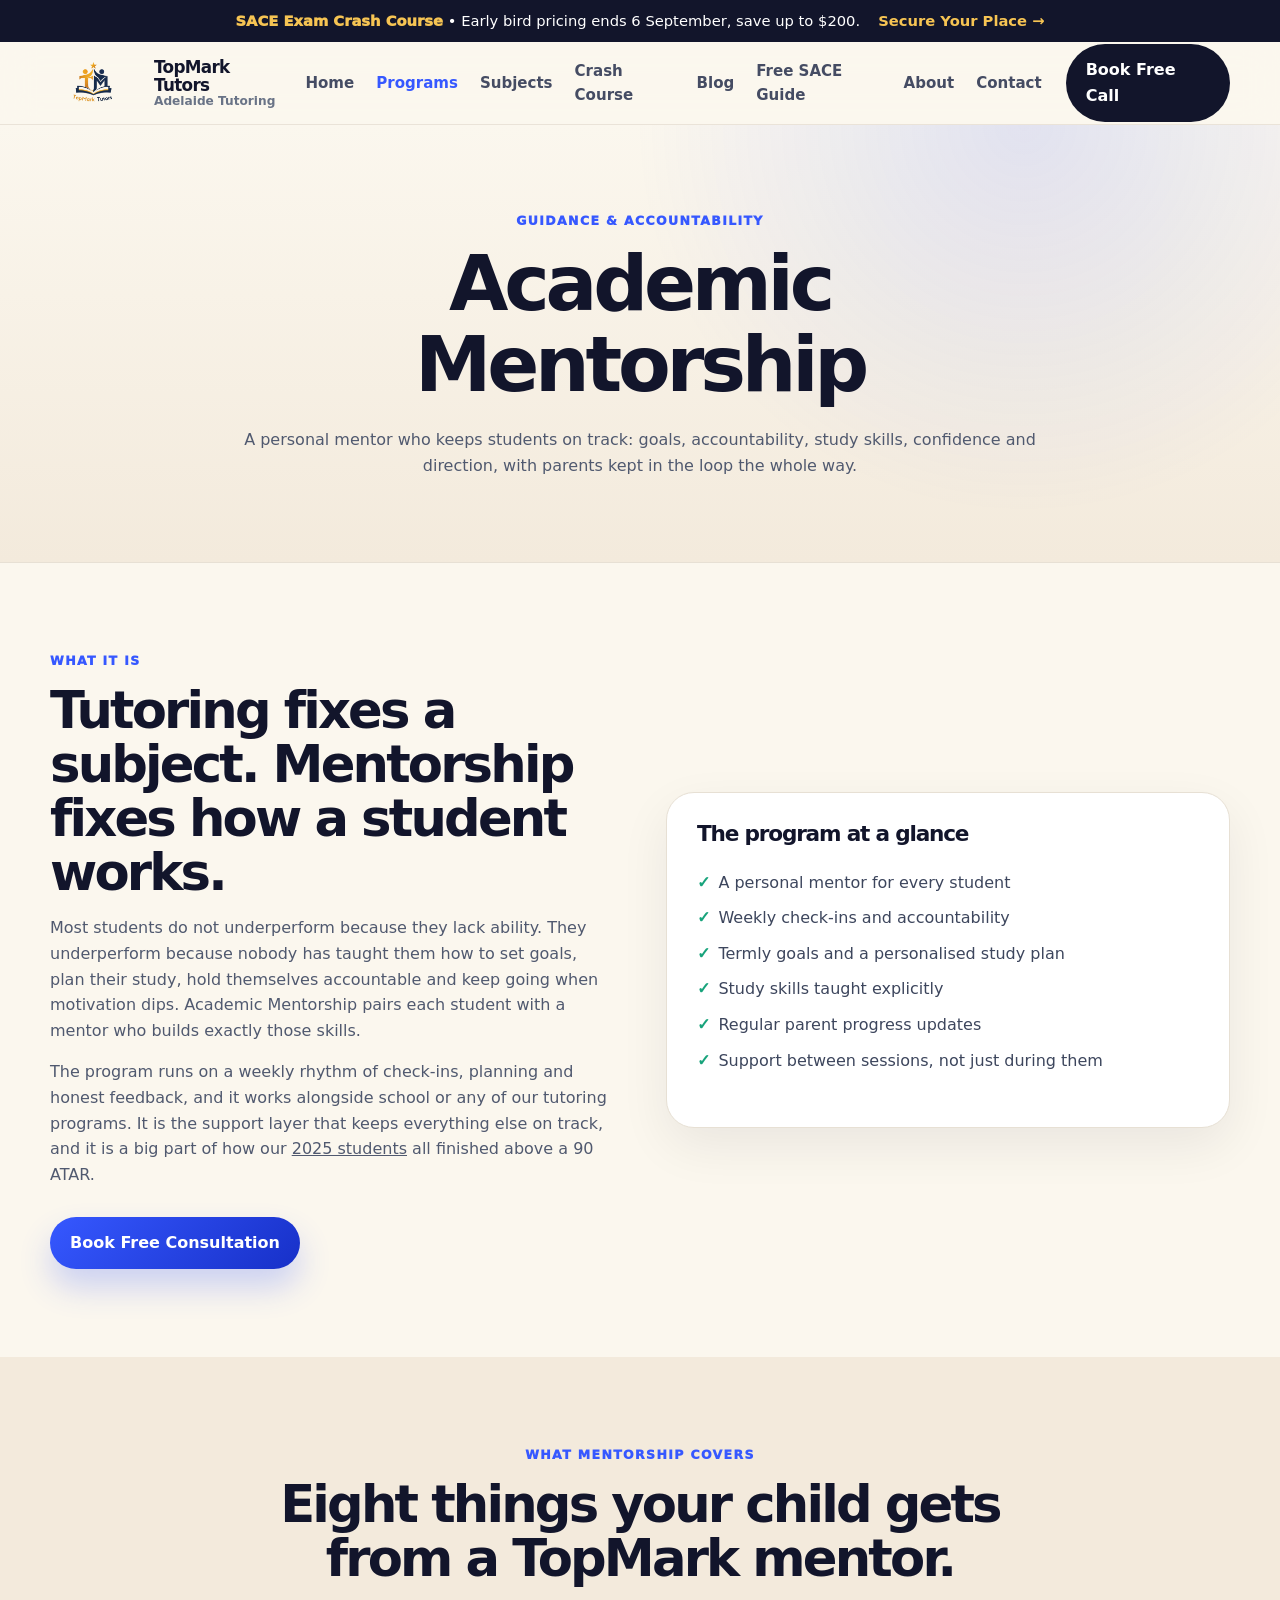
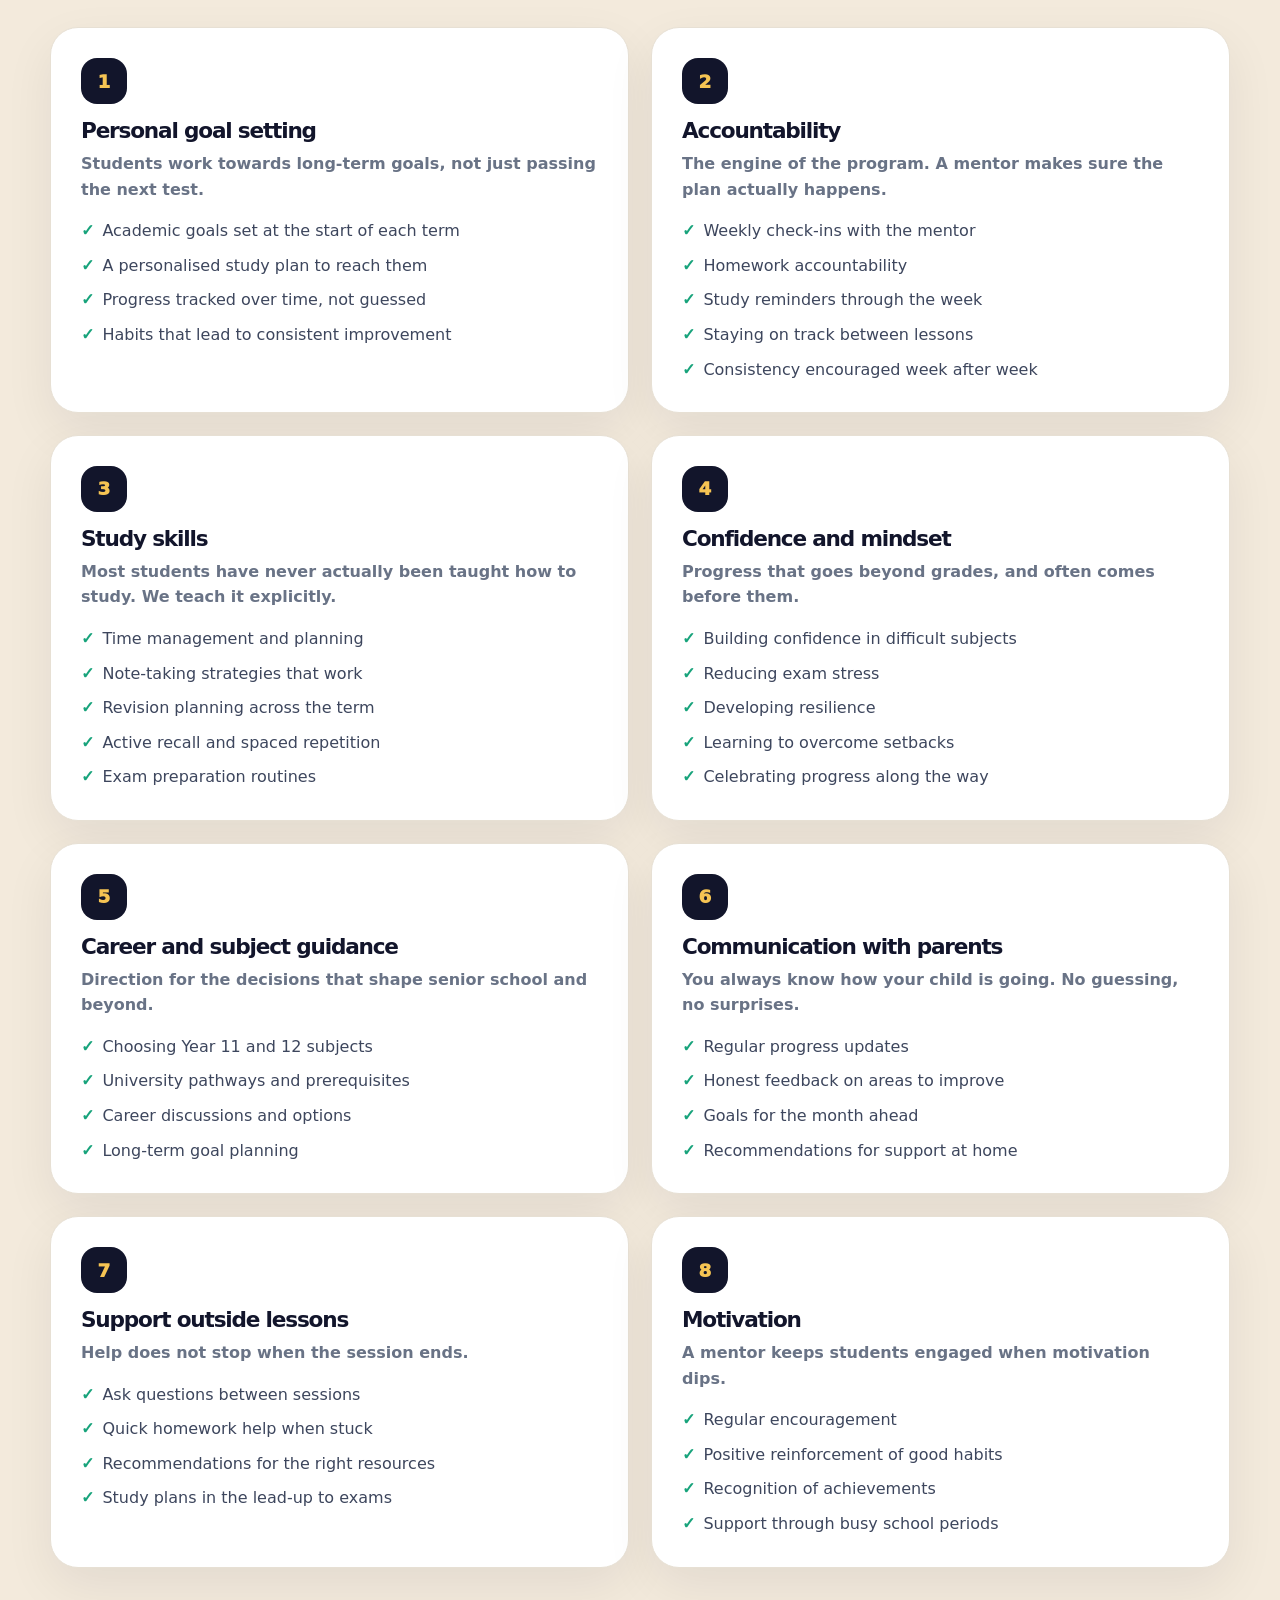
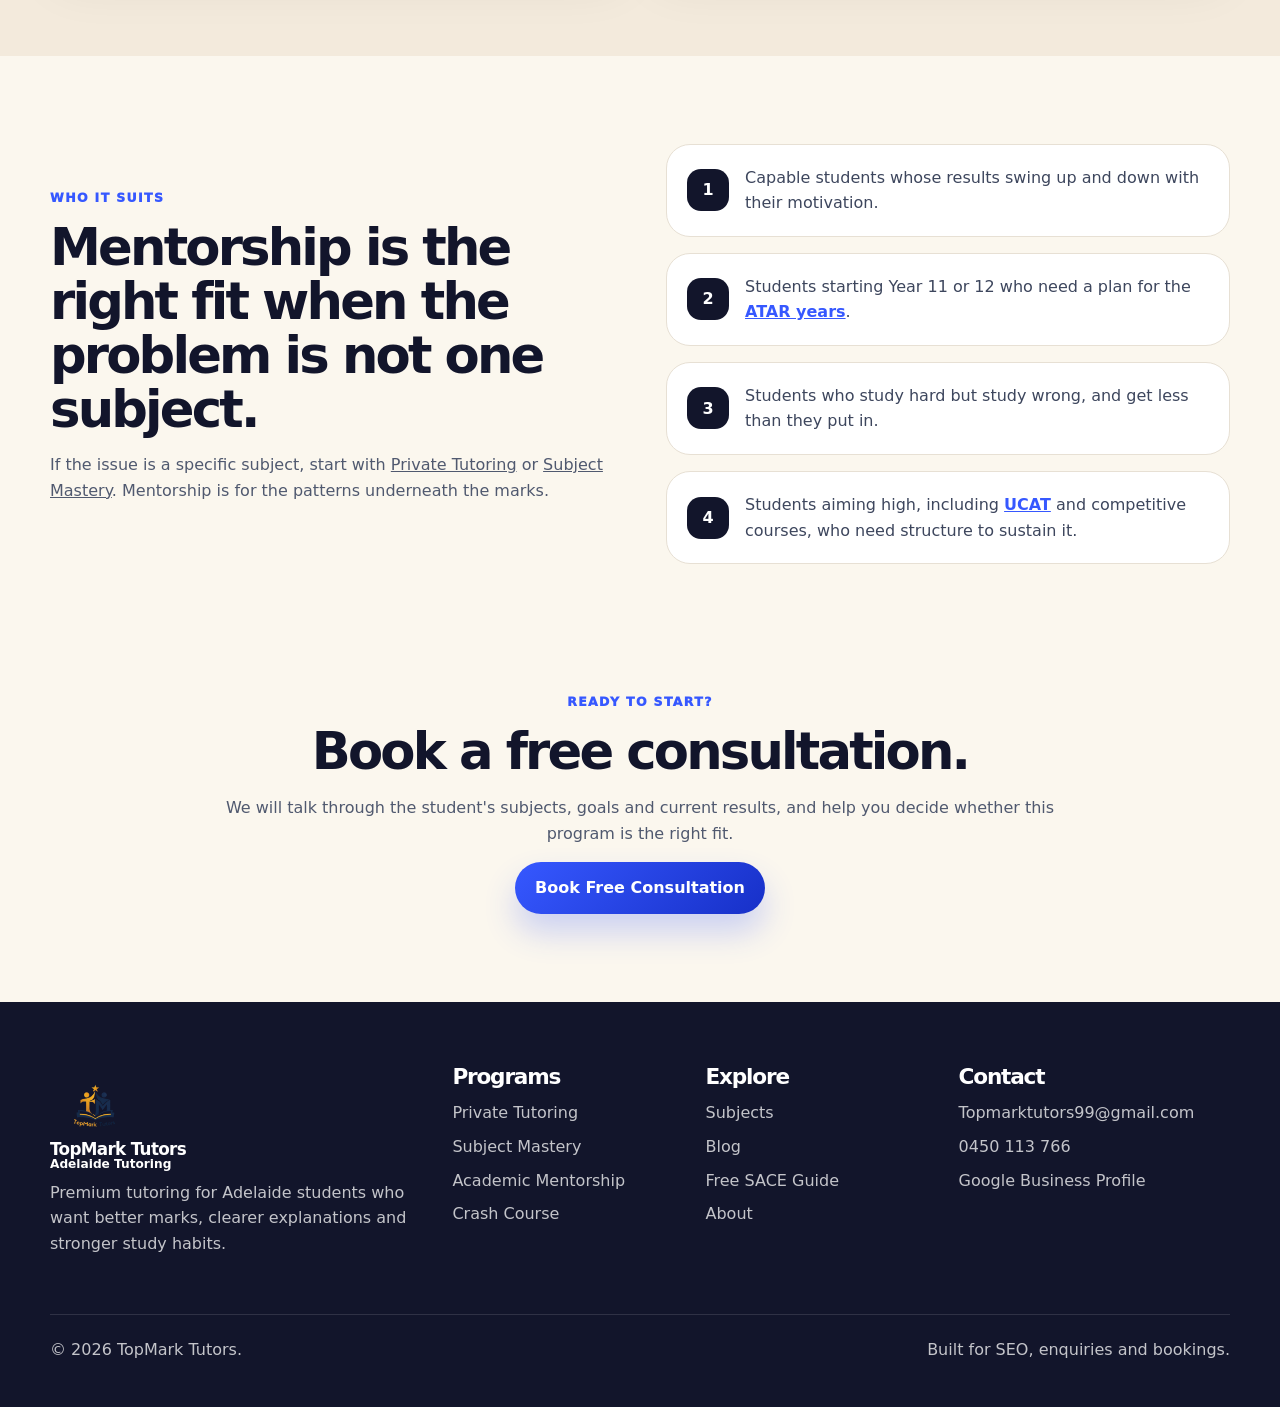
<file: mentorship.html>
<!doctype html><html lang="en-AU"><head><meta charset="utf-8"><meta name="viewport" content="width=device-width, initial-scale=1"><title>Academic Mentorship Adelaide | Goals, Accountability & Study Skills | TopMark Tutors</title><meta name="description" content="A personal academic mentor for Adelaide students: goal setting, weekly accountability, study skills, confidence, subject and career guidance, and regular parent updates."><link rel="icon" href="favicon.ico" sizes="any"><link rel="icon" type="image/png" sizes="32x32" href="assets/images/favicon-32.png"><link rel="icon" type="image/png" sizes="16x16" href="assets/images/favicon-16.png"><link rel="apple-touch-icon" href="assets/images/apple-touch-icon.png"><link rel="manifest" href="site.webmanifest"><meta name="theme-color" content="#12152b"><link rel="stylesheet" href="assets/css/styles.css"><!-- Google Analytics placeholder: replace G-XXXXXXXXXX with your Measurement ID. --></head><body><div class="top-banner"><div class="container banner-inner"><span><strong>SACE Exam Crash Course</strong> &bull; Early bird pricing ends 6 September, save up to $200.</span><a href="crash-course.html#book">Secure Your Place →</a></div></div><header class="site-header"><div class="container nav-wrap"><a class="brand" href="index.html"><img class="brand-logo" src="assets/images/topmark-logo.png" alt="TopMark Tutors logo"><span class="brand-text"><strong>TopMark Tutors</strong><small>Adelaide Tutoring</small></span></a><button class="nav-toggle" aria-label="Open menu" aria-expanded="false"><span></span><span></span><span></span></button><nav class="main-nav"><a href="index.html">Home</a><a href="programs.html" class="active">Programs</a><a href="subjects.html">Subjects</a><a href="crash-course.html">Crash Course</a><a href="blog.html">Blog</a><a href="index.html#free-guide">Free SACE Guide</a><a href="about.html">About</a><a href="contact.html">Contact</a></nav><a class="btn btn-dark nav-cta" href="booking.html">Book Free Call</a></div></header><main><section class="page-hero"><div class="container narrow"><p class="eyebrow">Guidance &amp; accountability</p><h1>Academic Mentorship</h1><p>A personal mentor who keeps students on track: goals, accountability, study skills, confidence and direction, with parents kept in the loop the whole way.</p></div></section>
<section class="section"><div class="container two-col"><div class="stack"><p class="eyebrow">What it is</p><h2>Tutoring fixes a subject. Mentorship fixes how a student works.</h2><p>Most students do not underperform because they lack ability. They underperform because nobody has taught them how to set goals, plan their study, hold themselves accountable and keep going when motivation dips. Academic Mentorship pairs each student with a mentor who builds exactly those skills.</p><p>The program runs on a weekly rhythm of check-ins, planning and honest feedback, and it works alongside school or any of our tutoring programs. It is the support layer that keeps everything else on track, and it is a big part of how our <a href="index.html">2025 students</a> all finished above a 90 ATAR.</p><a class="btn btn-primary" href="booking.html">Book Free Consultation</a></div><div class="about-panel"><h3>The program at a glance</h3><ul><li>A personal mentor for every student</li><li>Weekly check-ins and accountability</li><li>Termly goals and a personalised study plan</li><li>Study skills taught explicitly</li><li>Regular parent progress updates</li><li>Support between sessions, not just during them</li></ul></div></div></section>
<section class="section section-cream"><div class="container section-intro"><p class="eyebrow">What mentorship covers</p><h2>Eight things your child gets from a TopMark mentor.</h2></div><div class="container pillar-grid"><article class="pillar-card"><span class="pillar-num">1</span><h3>Personal goal setting</h3><p class="pillar-lead">Students work towards long-term goals, not just passing the next test.</p><ul><li>Academic goals set at the start of each term</li><li>A personalised study plan to reach them</li><li>Progress tracked over time, not guessed</li><li>Habits that lead to consistent improvement</li></ul></article><article class="pillar-card"><span class="pillar-num">2</span><h3>Accountability</h3><p class="pillar-lead">The engine of the program. A mentor makes sure the plan actually happens.</p><ul><li>Weekly check-ins with the mentor</li><li>Homework accountability</li><li>Study reminders through the week</li><li>Staying on track between lessons</li><li>Consistency encouraged week after week</li></ul></article><article class="pillar-card"><span class="pillar-num">3</span><h3>Study skills</h3><p class="pillar-lead">Most students have never actually been taught how to study. We teach it explicitly.</p><ul><li>Time management and planning</li><li>Note-taking strategies that work</li><li>Revision planning across the term</li><li>Active recall and spaced repetition</li><li>Exam preparation routines</li></ul></article><article class="pillar-card"><span class="pillar-num">4</span><h3>Confidence and mindset</h3><p class="pillar-lead">Progress that goes beyond grades, and often comes before them.</p><ul><li>Building confidence in difficult subjects</li><li>Reducing exam stress</li><li>Developing resilience</li><li>Learning to overcome setbacks</li><li>Celebrating progress along the way</li></ul></article><article class="pillar-card"><span class="pillar-num">5</span><h3>Career and subject guidance</h3><p class="pillar-lead">Direction for the decisions that shape senior school and beyond.</p><ul><li>Choosing Year 11 and 12 subjects</li><li>University pathways and prerequisites</li><li>Career discussions and options</li><li>Long-term goal planning</li></ul></article><article class="pillar-card"><span class="pillar-num">6</span><h3>Communication with parents</h3><p class="pillar-lead">You always know how your child is going. No guessing, no surprises.</p><ul><li>Regular progress updates</li><li>Honest feedback on areas to improve</li><li>Goals for the month ahead</li><li>Recommendations for support at home</li></ul></article><article class="pillar-card"><span class="pillar-num">7</span><h3>Support outside lessons</h3><p class="pillar-lead">Help does not stop when the session ends.</p><ul><li>Ask questions between sessions</li><li>Quick homework help when stuck</li><li>Recommendations for the right resources</li><li>Study plans in the lead-up to exams</li></ul></article><article class="pillar-card"><span class="pillar-num">8</span><h3>Motivation</h3><p class="pillar-lead">A mentor keeps students engaged when motivation dips.</p><ul><li>Regular encouragement</li><li>Positive reinforcement of good habits</li><li>Recognition of achievements</li><li>Support through busy school periods</li></ul></article></div></section>
<section class="section"><div class="container split-list"><div><p class="eyebrow">Who it suits</p><h2>Mentorship is the right fit when the problem is not one subject.</h2><p>If the issue is a specific subject, start with <a href="private-tutoring.html">Private Tutoring</a> or <a href="subject-mastery.html">Subject Mastery</a>. Mentorship is for the patterns underneath the marks.</p></div><div class="steps"><div><strong>1</strong><span>Capable students whose results swing up and down with their motivation.</span></div><div><strong>2</strong><span>Students starting Year 11 or 12 who need a plan for the <a href="blog-what-is-atar-and-sace.html">ATAR years</a>.</span></div><div><strong>3</strong><span>Students who study hard but study wrong, and get less than they put in.</span></div><div><strong>4</strong><span>Students aiming high, including <a href="blog-what-is-ucat.html">UCAT</a> and competitive courses, who need structure to sustain it.</span></div></div></div></section><section class="section page-cta"><div class="container center"><p class="eyebrow">Ready to start?</p><h2>Book a free consultation.</h2><p>We will talk through the student's subjects, goals and current results, and help you decide whether this program is the right fit.</p><a class="btn btn-primary" href="booking.html">Book Free Consultation</a></div></section></main><footer class="site-footer"><div class="container footer-grid"><div><a href="index.html" class="brand footer-brand"><img class="brand-logo" src="assets/images/topmark-logo.png" alt="TopMark Tutors logo"><span class="brand-text"><strong>TopMark Tutors</strong><small>Adelaide Tutoring</small></span></a><p>Premium tutoring for Adelaide students who want better marks, clearer explanations and stronger study habits.</p></div><div><h3>Programs</h3><a href="private-tutoring.html">Private Tutoring</a><a href="subject-mastery.html">Subject Mastery</a><a href="mentorship.html">Academic Mentorship</a><a href="crash-course.html">Crash Course</a></div><div><h3>Explore</h3><a href="subjects.html">Subjects</a><a href="blog.html">Blog</a><a href="index.html#free-guide">Free SACE Guide</a><a href="about.html">About</a></div><div><h3>Contact</h3><a href="mailto:Topmarktutors99@gmail.com">Topmarktutors99@gmail.com</a><a href="tel:+61450113766">0450 113 766</a><a href="https://www.google.com/search?q=TopMark+Tutors+Adelaide" target="_blank" rel="noopener">Google Business Profile</a></div></div><div class="container footer-bottom"><p>© <span id="year"></span> TopMark Tutors.</p><p>Built for SEO, enquiries and bookings.</p></div></footer><script src="assets/js/main.js"></script></body></html>
</file>
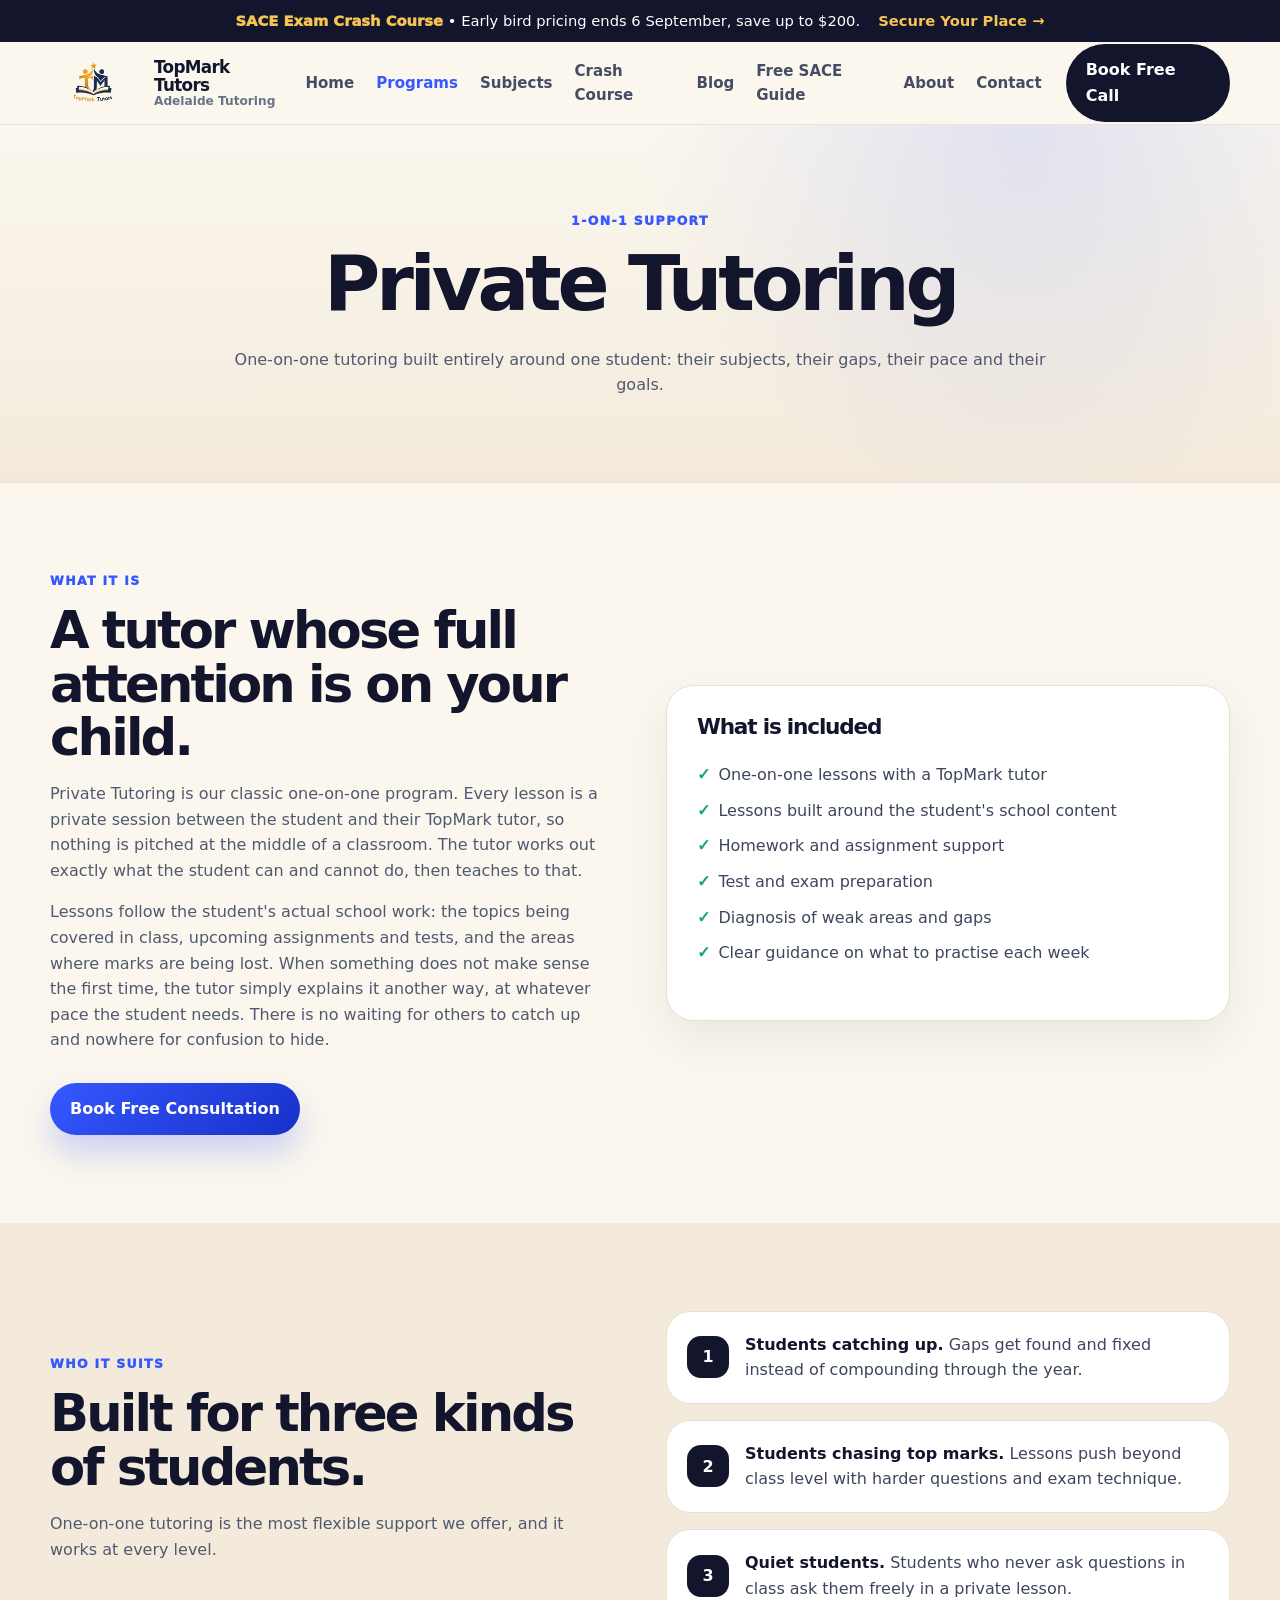
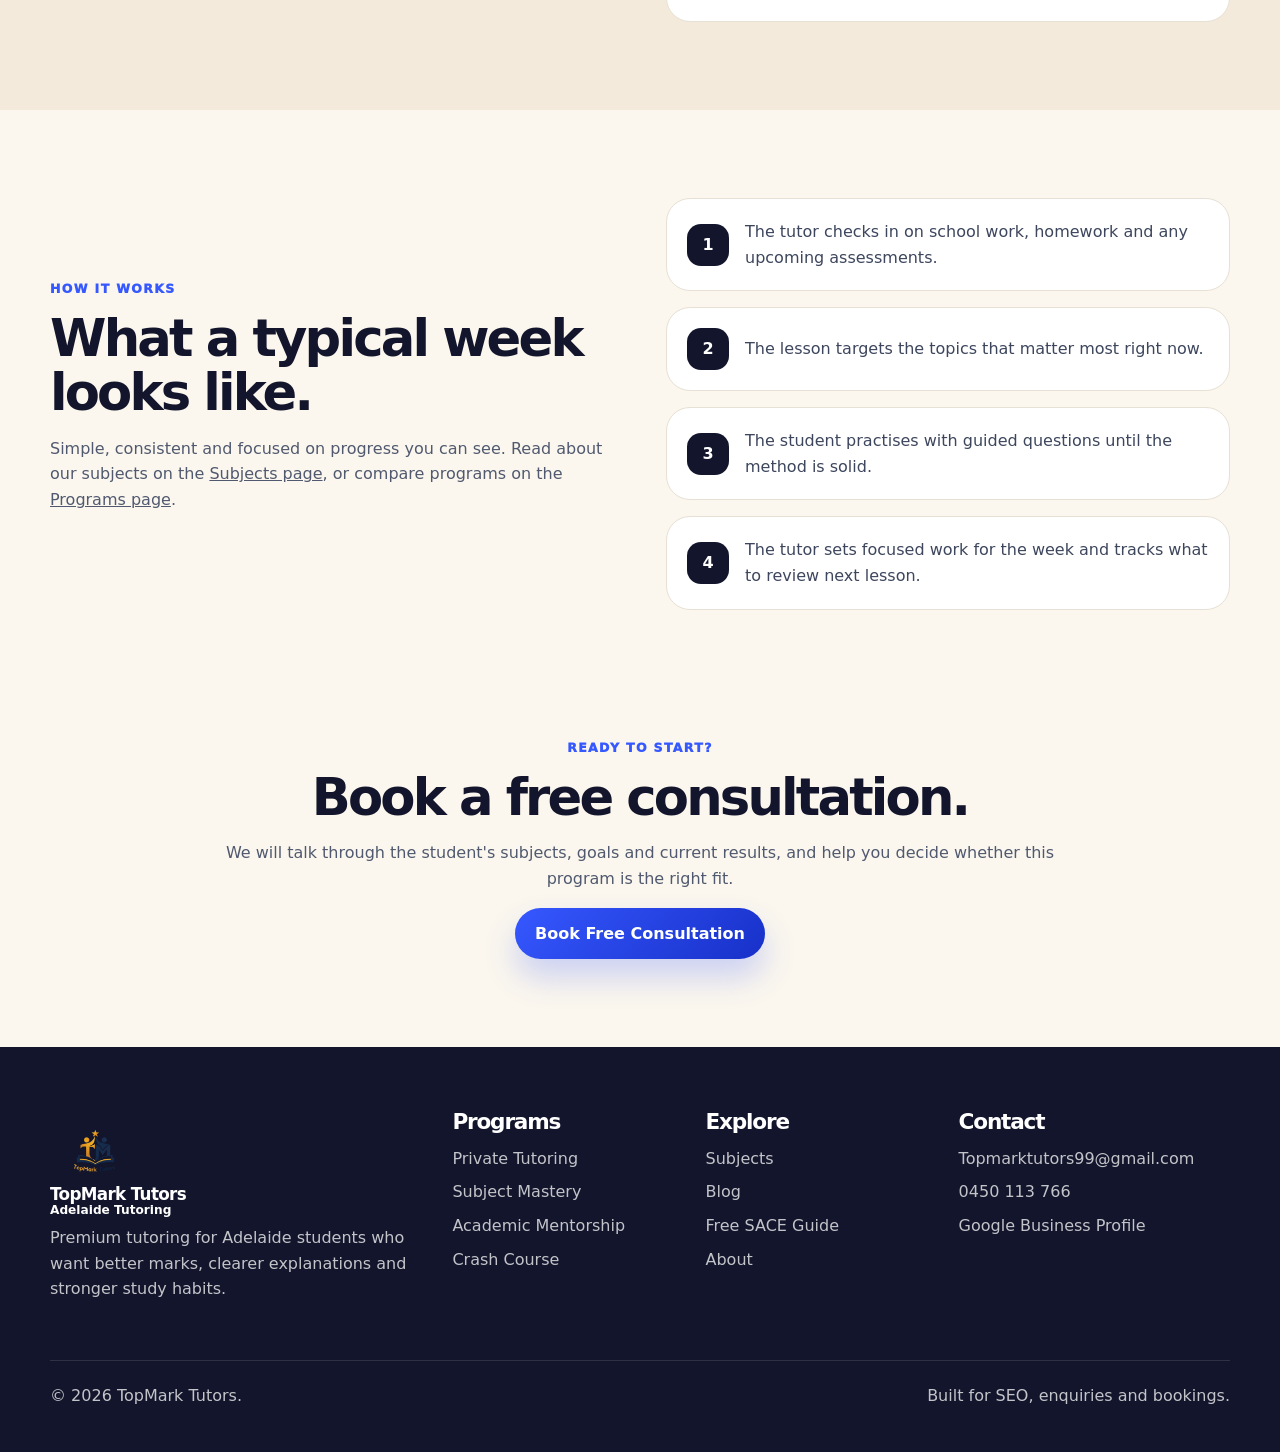
<file: private-tutoring.html>
<!doctype html><html lang="en-AU"><head><meta charset="utf-8"><meta name="viewport" content="width=device-width, initial-scale=1"><title>Private Tutoring Adelaide | One-on-One SACE Tutoring | TopMark Tutors</title><meta name="description" content="One-on-one private tutoring for Adelaide students. Lessons built around your child's school work, with homework, assignment and exam support in every SACE subject we teach."><link rel="icon" href="favicon.ico" sizes="any"><link rel="icon" type="image/png" sizes="32x32" href="assets/images/favicon-32.png"><link rel="icon" type="image/png" sizes="16x16" href="assets/images/favicon-16.png"><link rel="apple-touch-icon" href="assets/images/apple-touch-icon.png"><link rel="manifest" href="site.webmanifest"><meta name="theme-color" content="#12152b"><link rel="stylesheet" href="assets/css/styles.css"><!-- Google Analytics placeholder: replace G-XXXXXXXXXX with your Measurement ID. --></head><body><div class="top-banner"><div class="container banner-inner"><span><strong>SACE Exam Crash Course</strong> &bull; Early bird pricing ends 6 September, save up to $200.</span><a href="crash-course.html#book">Secure Your Place →</a></div></div><header class="site-header"><div class="container nav-wrap"><a class="brand" href="index.html"><img class="brand-logo" src="assets/images/topmark-logo.png" alt="TopMark Tutors logo"><span class="brand-text"><strong>TopMark Tutors</strong><small>Adelaide Tutoring</small></span></a><button class="nav-toggle" aria-label="Open menu" aria-expanded="false"><span></span><span></span><span></span></button><nav class="main-nav"><a href="index.html">Home</a><a href="programs.html" class="active">Programs</a><a href="subjects.html">Subjects</a><a href="crash-course.html">Crash Course</a><a href="blog.html">Blog</a><a href="index.html#free-guide">Free SACE Guide</a><a href="about.html">About</a><a href="contact.html">Contact</a></nav><a class="btn btn-dark nav-cta" href="booking.html">Book Free Call</a></div></header><main><section class="page-hero"><div class="container narrow"><p class="eyebrow">1-on-1 support</p><h1>Private Tutoring</h1><p>One-on-one tutoring built entirely around one student: their subjects, their gaps, their pace and their goals.</p></div></section>
<section class="section"><div class="container two-col"><div class="stack"><p class="eyebrow">What it is</p><h2>A tutor whose full attention is on your child.</h2><p>Private Tutoring is our classic one-on-one program. Every lesson is a private session between the student and their TopMark tutor, so nothing is pitched at the middle of a classroom. The tutor works out exactly what the student can and cannot do, then teaches to that.</p><p>Lessons follow the student's actual school work: the topics being covered in class, upcoming assignments and tests, and the areas where marks are being lost. When something does not make sense the first time, the tutor simply explains it another way, at whatever pace the student needs. There is no waiting for others to catch up and nowhere for confusion to hide.</p><a class="btn btn-primary" href="booking.html">Book Free Consultation</a></div><div class="about-panel"><h3>What is included</h3><ul><li>One-on-one lessons with a TopMark tutor</li><li>Lessons built around the student's school content</li><li>Homework and assignment support</li><li>Test and exam preparation</li><li>Diagnosis of weak areas and gaps</li><li>Clear guidance on what to practise each week</li></ul></div></div></section>
<section class="section section-cream"><div class="container split-list"><div><p class="eyebrow">Who it suits</p><h2>Built for three kinds of students.</h2><p>One-on-one tutoring is the most flexible support we offer, and it works at every level.</p></div><div class="steps"><div><strong>1</strong><span><strong>Students catching up.</strong> Gaps get found and fixed instead of compounding through the year.</span></div><div><strong>2</strong><span><strong>Students chasing top marks.</strong> Lessons push beyond class level with harder questions and exam technique.</span></div><div><strong>3</strong><span><strong>Quiet students.</strong> Students who never ask questions in class ask them freely in a private lesson.</span></div></div></div></section>
<section class="section"><div class="container split-list"><div><p class="eyebrow">How it works</p><h2>What a typical week looks like.</h2><p>Simple, consistent and focused on progress you can see. Read about our subjects on the <a href="subjects.html">Subjects page</a>, or compare programs on the <a href="programs.html">Programs page</a>.</p></div><div class="steps"><div><strong>1</strong><span>The tutor checks in on school work, homework and any upcoming assessments.</span></div><div><strong>2</strong><span>The lesson targets the topics that matter most right now.</span></div><div><strong>3</strong><span>The student practises with guided questions until the method is solid.</span></div><div><strong>4</strong><span>The tutor sets focused work for the week and tracks what to review next lesson.</span></div></div></div></section><section class="section page-cta"><div class="container center"><p class="eyebrow">Ready to start?</p><h2>Book a free consultation.</h2><p>We will talk through the student's subjects, goals and current results, and help you decide whether this program is the right fit.</p><a class="btn btn-primary" href="booking.html">Book Free Consultation</a></div></section></main><footer class="site-footer"><div class="container footer-grid"><div><a href="index.html" class="brand footer-brand"><img class="brand-logo" src="assets/images/topmark-logo.png" alt="TopMark Tutors logo"><span class="brand-text"><strong>TopMark Tutors</strong><small>Adelaide Tutoring</small></span></a><p>Premium tutoring for Adelaide students who want better marks, clearer explanations and stronger study habits.</p></div><div><h3>Programs</h3><a href="private-tutoring.html">Private Tutoring</a><a href="subject-mastery.html">Subject Mastery</a><a href="mentorship.html">Academic Mentorship</a><a href="crash-course.html">Crash Course</a></div><div><h3>Explore</h3><a href="subjects.html">Subjects</a><a href="blog.html">Blog</a><a href="index.html#free-guide">Free SACE Guide</a><a href="about.html">About</a></div><div><h3>Contact</h3><a href="mailto:Topmarktutors99@gmail.com">Topmarktutors99@gmail.com</a><a href="tel:+61450113766">0450 113 766</a><a href="https://www.google.com/search?q=TopMark+Tutors+Adelaide" target="_blank" rel="noopener">Google Business Profile</a></div></div><div class="container footer-bottom"><p>© <span id="year"></span> TopMark Tutors.</p><p>Built for SEO, enquiries and bookings.</p></div></footer><script src="assets/js/main.js"></script></body></html>
</file>
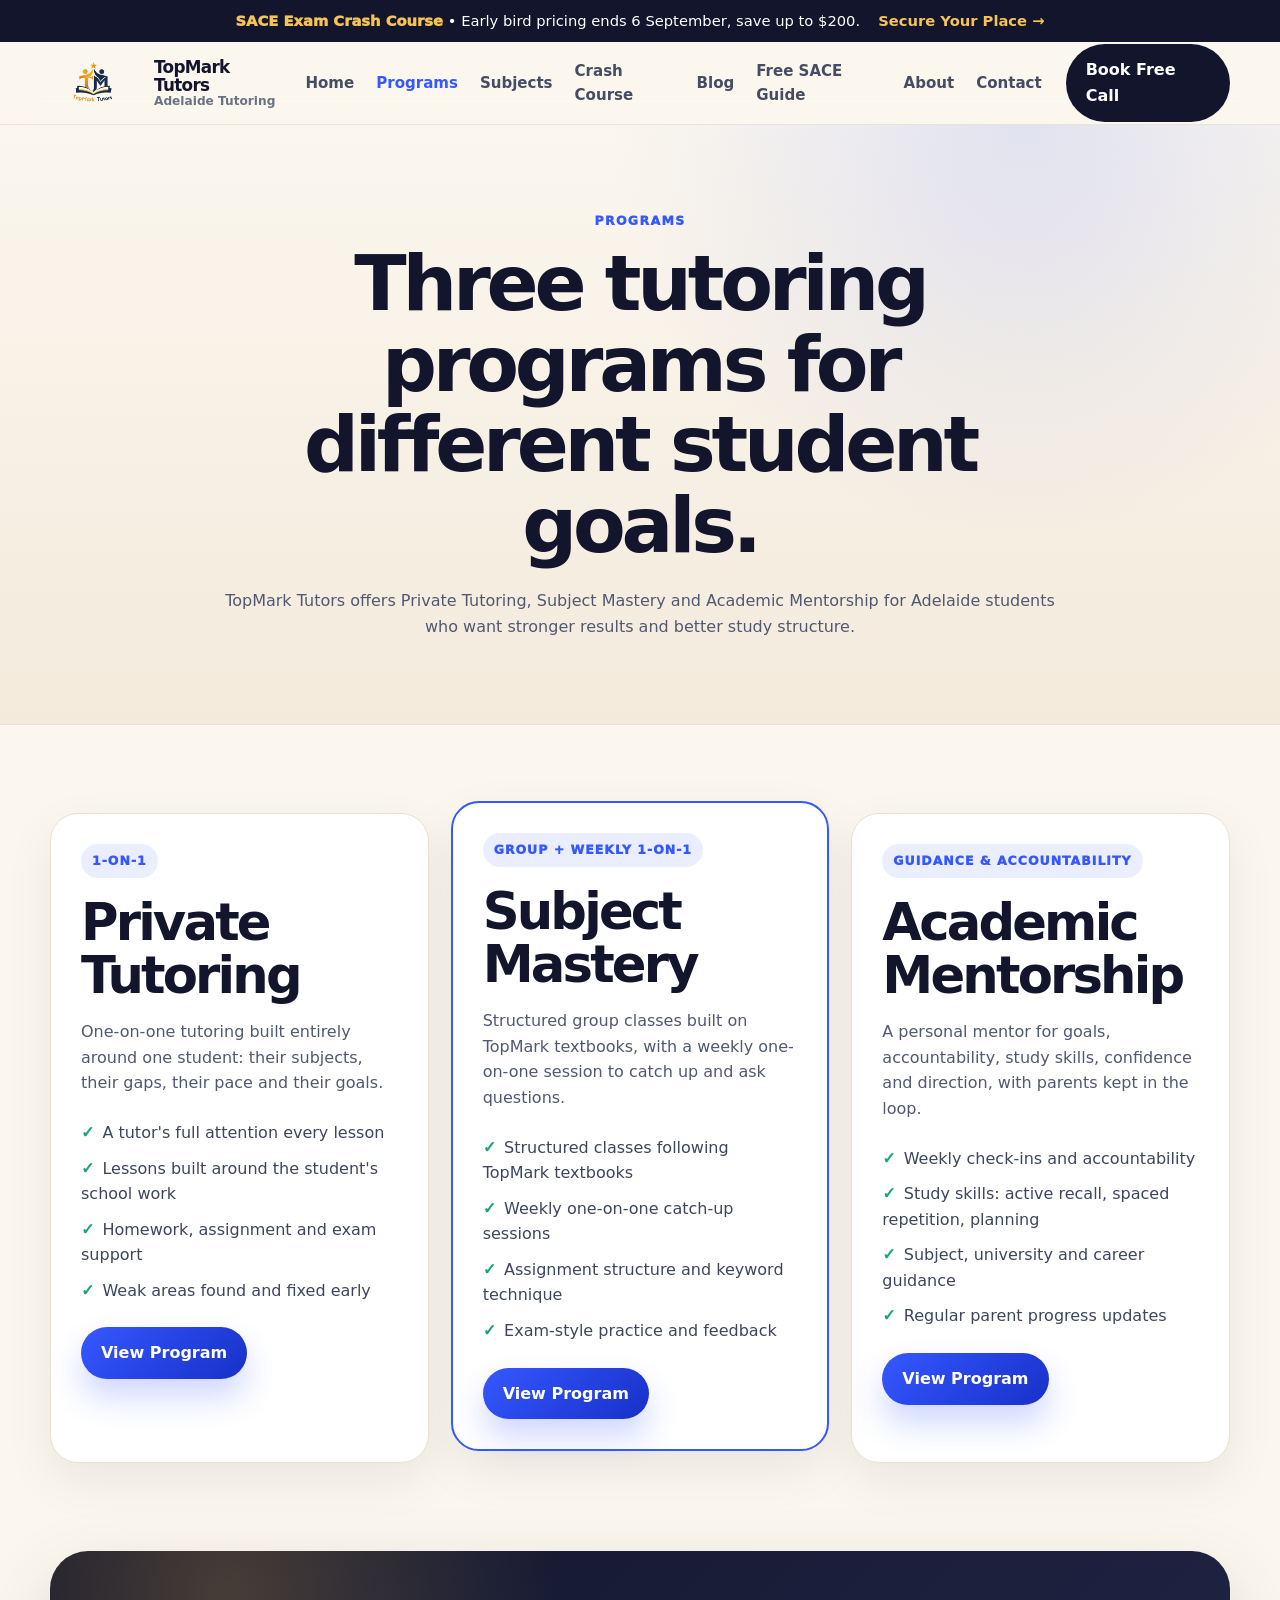
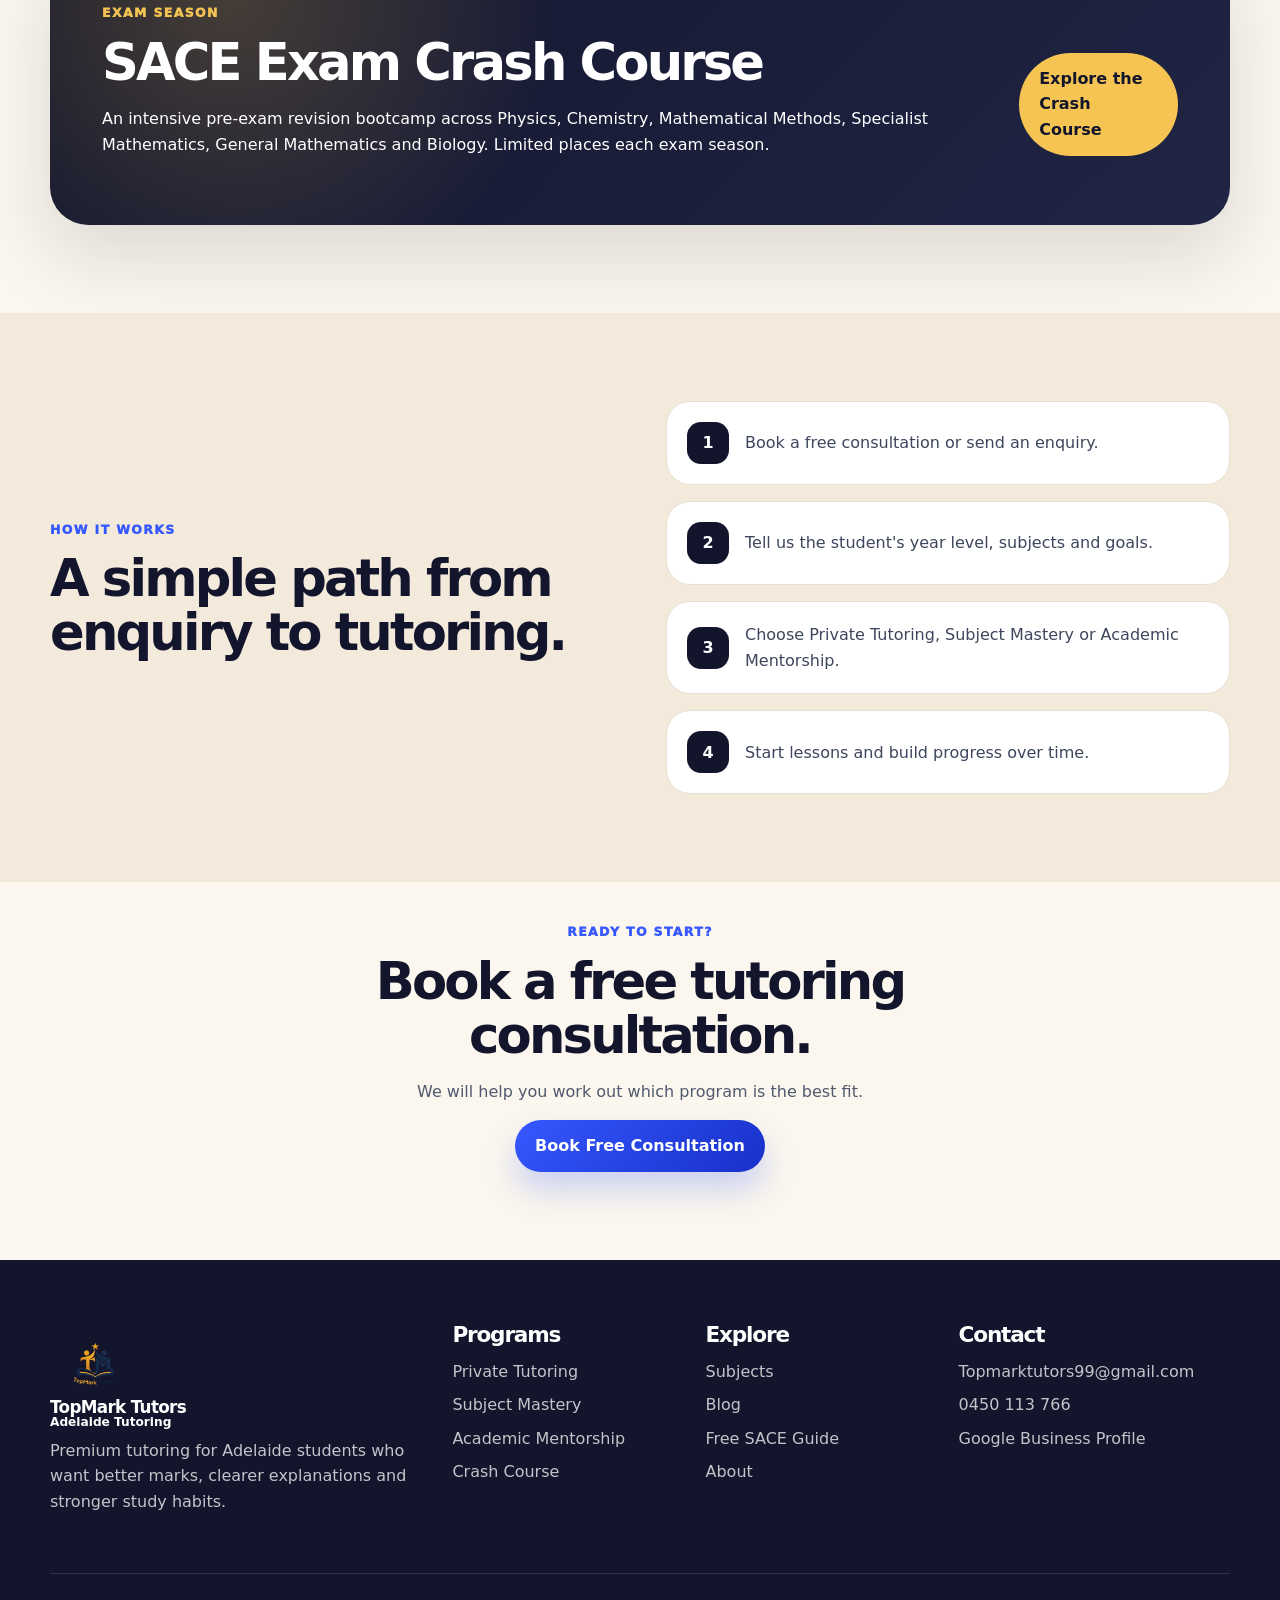
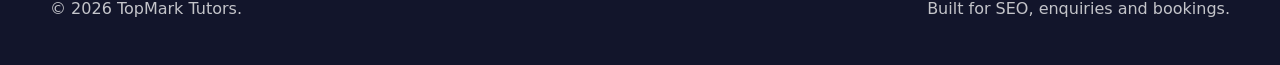
<file: programs.html>
<!doctype html><html lang="en-AU"><head><meta charset="utf-8"><meta name="viewport" content="width=device-width, initial-scale=1"><title>Tutoring Programs Adelaide | Private, Subject Mastery & Mentorship | TopMark Tutors</title><meta name="description" content="Compare TopMark's three Adelaide tutoring programs: one-on-one Private Tutoring, structured Subject Mastery classes with weekly one-on-ones, and Academic Mentorship."><link rel="icon" href="favicon.ico" sizes="any"><link rel="icon" type="image/png" sizes="32x32" href="assets/images/favicon-32.png"><link rel="icon" type="image/png" sizes="16x16" href="assets/images/favicon-16.png"><link rel="apple-touch-icon" href="assets/images/apple-touch-icon.png"><link rel="manifest" href="site.webmanifest"><meta name="theme-color" content="#12152b"><link rel="stylesheet" href="assets/css/styles.css"><!-- Google Analytics placeholder: replace G-XXXXXXXXXX with your Measurement ID. --></head><body><div class="top-banner"><div class="container banner-inner"><span><strong>SACE Exam Crash Course</strong> &bull; Early bird pricing ends 6 September, save up to $200.</span><a href="crash-course.html#book">Secure Your Place →</a></div></div><header class="site-header"><div class="container nav-wrap"><a class="brand" href="index.html"><img class="brand-logo" src="assets/images/topmark-logo.png" alt="TopMark Tutors logo"><span class="brand-text"><strong>TopMark Tutors</strong><small>Adelaide Tutoring</small></span></a><button class="nav-toggle" aria-label="Open menu" aria-expanded="false"><span></span><span></span><span></span></button><nav class="main-nav"><a href="index.html">Home</a><a href="programs.html" class="active">Programs</a><a href="subjects.html">Subjects</a><a href="crash-course.html">Crash Course</a><a href="blog.html">Blog</a><a href="index.html#free-guide">Free SACE Guide</a><a href="about.html">About</a><a href="contact.html">Contact</a></nav><a class="btn btn-dark nav-cta" href="booking.html">Book Free Call</a></div></header><main><section class="page-hero"><div class="container narrow"><p class="eyebrow">Programs</p><h1>Three tutoring programs for different student goals.</h1><p>TopMark Tutors offers Private Tutoring, Subject Mastery and Academic Mentorship for Adelaide students who want stronger results and better study structure.</p></div></section>
<section class="section"><div class="container program-detail-grid"><article class="program-detail"><span>1-on-1</span><h2>Private Tutoring</h2><p>One-on-one tutoring built entirely around one student: their subjects, their gaps, their pace and their goals.</p><ul><li>A tutor's full attention every lesson</li><li>Lessons built around the student's school work</li><li>Homework, assignment and exam support</li><li>Weak areas found and fixed early</li></ul><a class="btn btn-primary" href="private-tutoring.html">View Program</a></article><article class="program-detail featured-program"><span>Group + weekly 1-on-1</span><h2>Subject Mastery</h2><p>Structured group classes built on TopMark textbooks, with a weekly one-on-one session to catch up and ask questions.</p><ul><li>Structured classes following TopMark textbooks</li><li>Weekly one-on-one catch-up sessions</li><li>Assignment structure and keyword technique</li><li>Exam-style practice and feedback</li></ul><a class="btn btn-primary" href="subject-mastery.html">View Program</a></article><article class="program-detail"><span>Guidance &amp; accountability</span><h2>Academic Mentorship</h2><p>A personal mentor for goals, accountability, study skills, confidence and direction, with parents kept in the loop.</p><ul><li>Weekly check-ins and accountability</li><li>Study skills: active recall, spaced repetition, planning</li><li>Subject, university and career guidance</li><li>Regular parent progress updates</li></ul><a class="btn btn-primary" href="mentorship.html">View Program</a></article></div></section>
<section class="section" style="padding-top:0"><div class="container cta-panel"><div><p class="eyebrow light">Exam season</p><h2>SACE Exam Crash Course</h2><p>An intensive pre-exam revision bootcamp across Physics, Chemistry, Mathematical Methods, Specialist Mathematics, General Mathematics and Biology. Limited places each exam season.</p></div><div class="cta-actions"><a class="btn btn-light" href="crash-course.html">Explore the Crash Course</a></div></div></section><section class="section section-cream"><div class="container split-list"><div><p class="eyebrow">How it works</p><h2>A simple path from enquiry to tutoring.</h2></div><div class="steps"><div><strong>1</strong><span>Book a free consultation or send an enquiry.</span></div><div><strong>2</strong><span>Tell us the student's year level, subjects and goals.</span></div><div><strong>3</strong><span>Choose Private Tutoring, Subject Mastery or Academic Mentorship.</span></div><div><strong>4</strong><span>Start lessons and build progress over time.</span></div></div></div></section>
<section class="section page-cta"><div class="container center"><p class="eyebrow">Ready to start?</p><h2>Book a free tutoring consultation.</h2><p>We will help you work out which program is the best fit.</p><a class="btn btn-primary" href="booking.html">Book Free Consultation</a></div></section></main><footer class="site-footer"><div class="container footer-grid"><div><a href="index.html" class="brand footer-brand"><img class="brand-logo" src="assets/images/topmark-logo.png" alt="TopMark Tutors logo"><span class="brand-text"><strong>TopMark Tutors</strong><small>Adelaide Tutoring</small></span></a><p>Premium tutoring for Adelaide students who want better marks, clearer explanations and stronger study habits.</p></div><div><h3>Programs</h3><a href="private-tutoring.html">Private Tutoring</a><a href="subject-mastery.html">Subject Mastery</a><a href="mentorship.html">Academic Mentorship</a><a href="crash-course.html">Crash Course</a></div><div><h3>Explore</h3><a href="subjects.html">Subjects</a><a href="blog.html">Blog</a><a href="index.html#free-guide">Free SACE Guide</a><a href="about.html">About</a></div><div><h3>Contact</h3><a href="mailto:Topmarktutors99@gmail.com">Topmarktutors99@gmail.com</a><a href="tel:+61450113766">0450 113 766</a><a href="https://www.google.com/search?q=TopMark+Tutors+Adelaide" target="_blank" rel="noopener">Google Business Profile</a></div></div><div class="container footer-bottom"><p>© <span id="year"></span> TopMark Tutors.</p><p>Built for SEO, enquiries and bookings.</p></div></footer><script src="assets/js/main.js"></script></body></html>
</file>
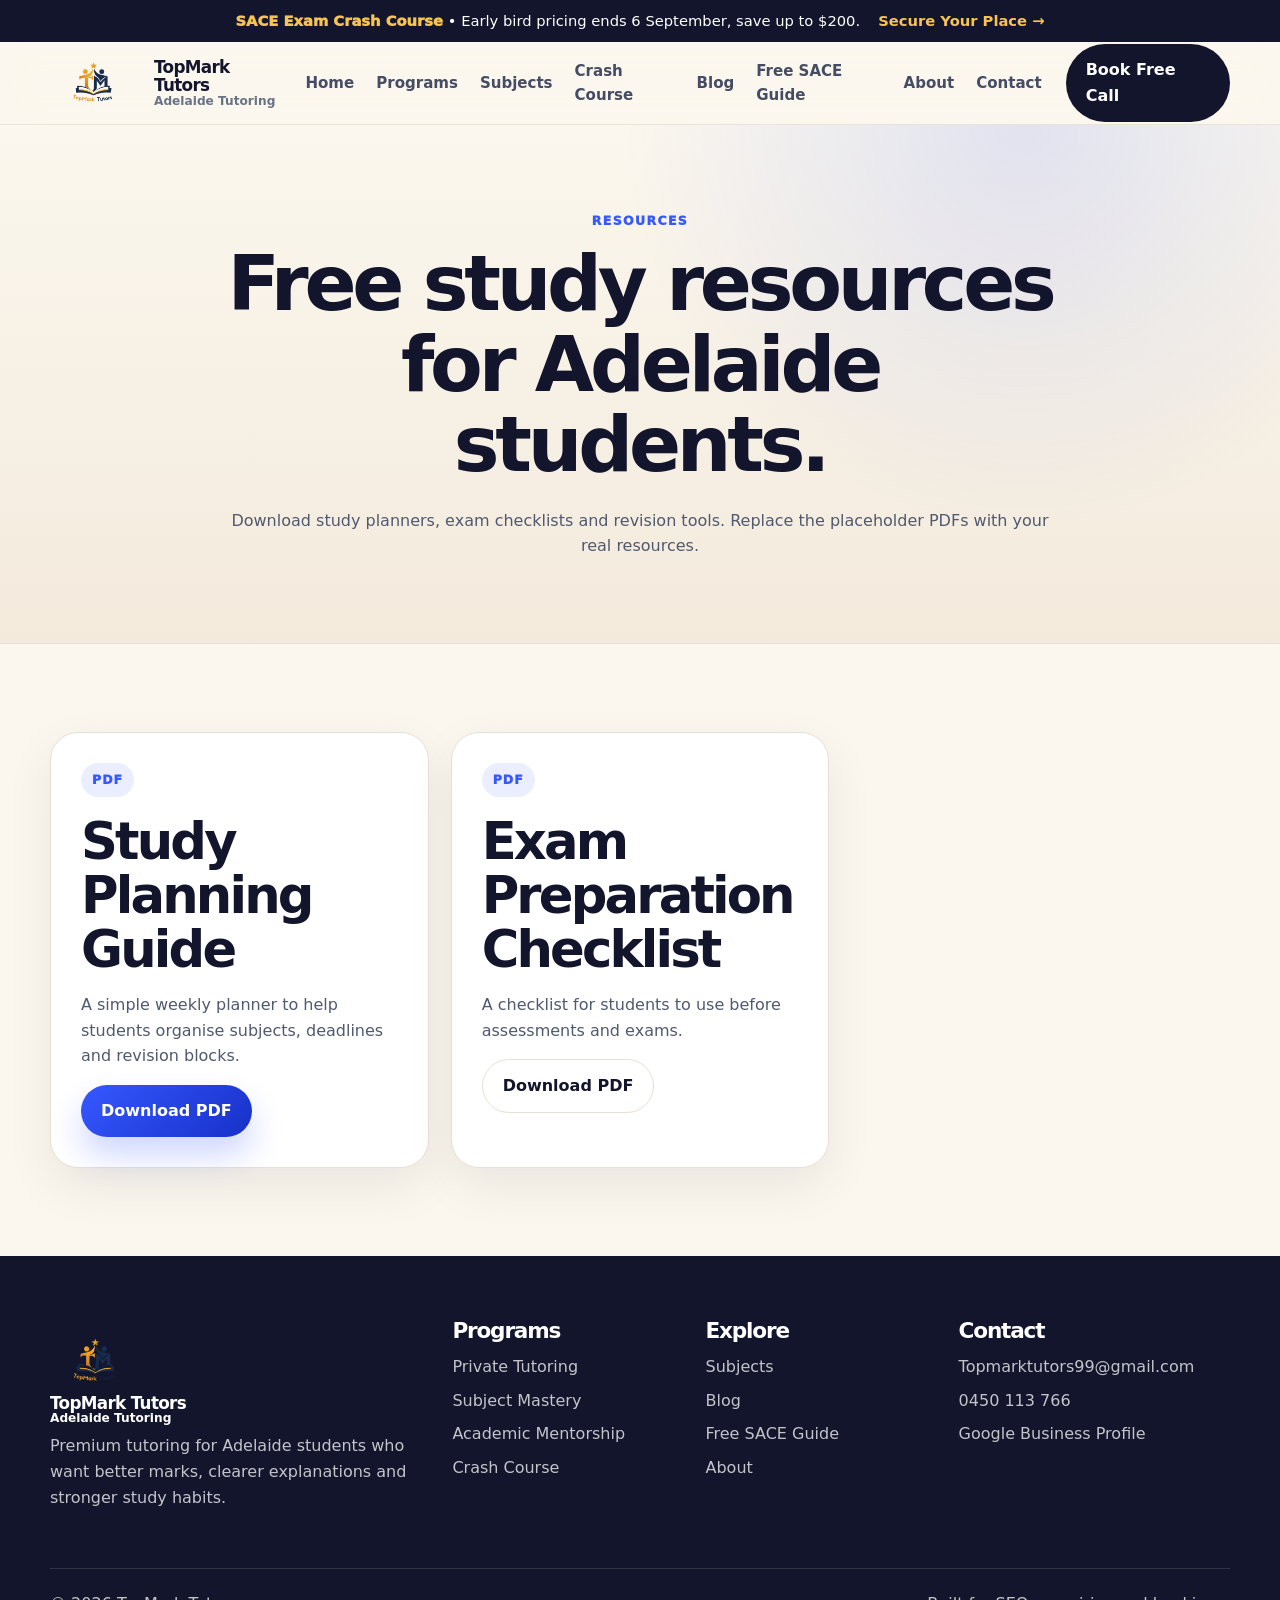
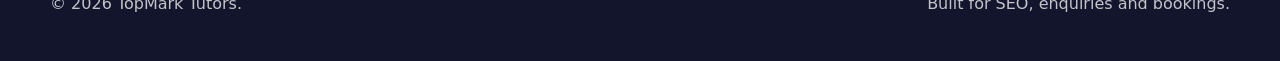
<file: resources.html>
<!doctype html><html lang="en-AU"><head><meta charset="utf-8"><meta name="viewport" content="width=device-width, initial-scale=1"><meta name="robots" content="noindex,nofollow"><title>Free Study Resources | TopMark Tutors</title><meta name="description" content="Download free study resources, planners and exam checklists from TopMark Tutors."><link rel="icon" href="favicon.ico" sizes="any"><link rel="icon" type="image/png" sizes="32x32" href="assets/images/favicon-32.png"><link rel="icon" type="image/png" sizes="16x16" href="assets/images/favicon-16.png"><link rel="apple-touch-icon" href="assets/images/apple-touch-icon.png"><link rel="manifest" href="site.webmanifest"><meta name="theme-color" content="#12152b"><link rel="stylesheet" href="assets/css/styles.css"><!-- Google Analytics placeholder: replace G-XXXXXXXXXX with your Measurement ID. --></head><body><div class="top-banner"><div class="container banner-inner"><span><strong>SACE Exam Crash Course</strong> &bull; Early bird pricing ends 6 September, save up to $200.</span><a href="crash-course.html#book">Secure Your Place →</a></div></div><header class="site-header"><div class="container nav-wrap"><a class="brand" href="index.html"><img class="brand-logo" src="assets/images/topmark-logo.png" alt="TopMark Tutors logo"><span class="brand-text"><strong>TopMark Tutors</strong><small>Adelaide Tutoring</small></span></a><button class="nav-toggle" aria-label="Open menu" aria-expanded="false"><span></span><span></span><span></span></button><nav class="main-nav"><a href="index.html">Home</a><a href="programs.html">Programs</a><a href="subjects.html">Subjects</a><a href="crash-course.html">Crash Course</a><a href="blog.html">Blog</a><a href="index.html#free-guide">Free SACE Guide</a><a href="about.html">About</a><a href="contact.html">Contact</a></nav><a class="btn btn-dark nav-cta" href="booking.html">Book Free Call</a></div></header><main><section class="page-hero"><div class="container narrow"><p class="eyebrow">Resources</p><h1>Free study resources for Adelaide students.</h1><p>Download study planners, exam checklists and revision tools. Replace the placeholder PDFs with your real resources.</p></div></section><section class="section"><div class="container resource-grid"><article class="resource-card"><span>PDF</span><h2>Study Planning Guide</h2><p>A simple weekly planner to help students organise subjects, deadlines and revision blocks.</p><a class="btn btn-primary" href="assets/pdfs/topmark-study-guide.pdf" download>Download PDF</a></article><article class="resource-card"><span>PDF</span><h2>Exam Preparation Checklist</h2><p>A checklist for students to use before assessments and exams.</p><a class="btn btn-outline" href="assets/pdfs/exam-checklist.pdf" download>Download PDF</a></article></div></section></main><footer class="site-footer"><div class="container footer-grid"><div><a href="index.html" class="brand footer-brand"><img class="brand-logo" src="assets/images/topmark-logo.png" alt="TopMark Tutors logo"><span class="brand-text"><strong>TopMark Tutors</strong><small>Adelaide Tutoring</small></span></a><p>Premium tutoring for Adelaide students who want better marks, clearer explanations and stronger study habits.</p></div><div><h3>Programs</h3><a href="private-tutoring.html">Private Tutoring</a><a href="subject-mastery.html">Subject Mastery</a><a href="mentorship.html">Academic Mentorship</a><a href="crash-course.html">Crash Course</a></div><div><h3>Explore</h3><a href="subjects.html">Subjects</a><a href="blog.html">Blog</a><a href="index.html#free-guide">Free SACE Guide</a><a href="about.html">About</a></div><div><h3>Contact</h3><a href="mailto:Topmarktutors99@gmail.com">Topmarktutors99@gmail.com</a><a href="tel:+61450113766">0450 113 766</a><a href="https://www.google.com/search?q=TopMark+Tutors+Adelaide" target="_blank" rel="noopener">Google Business Profile</a></div></div><div class="container footer-bottom"><p>© <span id="year"></span> TopMark Tutors.</p><p>Built for SEO, enquiries and bookings.</p></div></footer><script src="assets/js/main.js"></script></body></html>
</file>
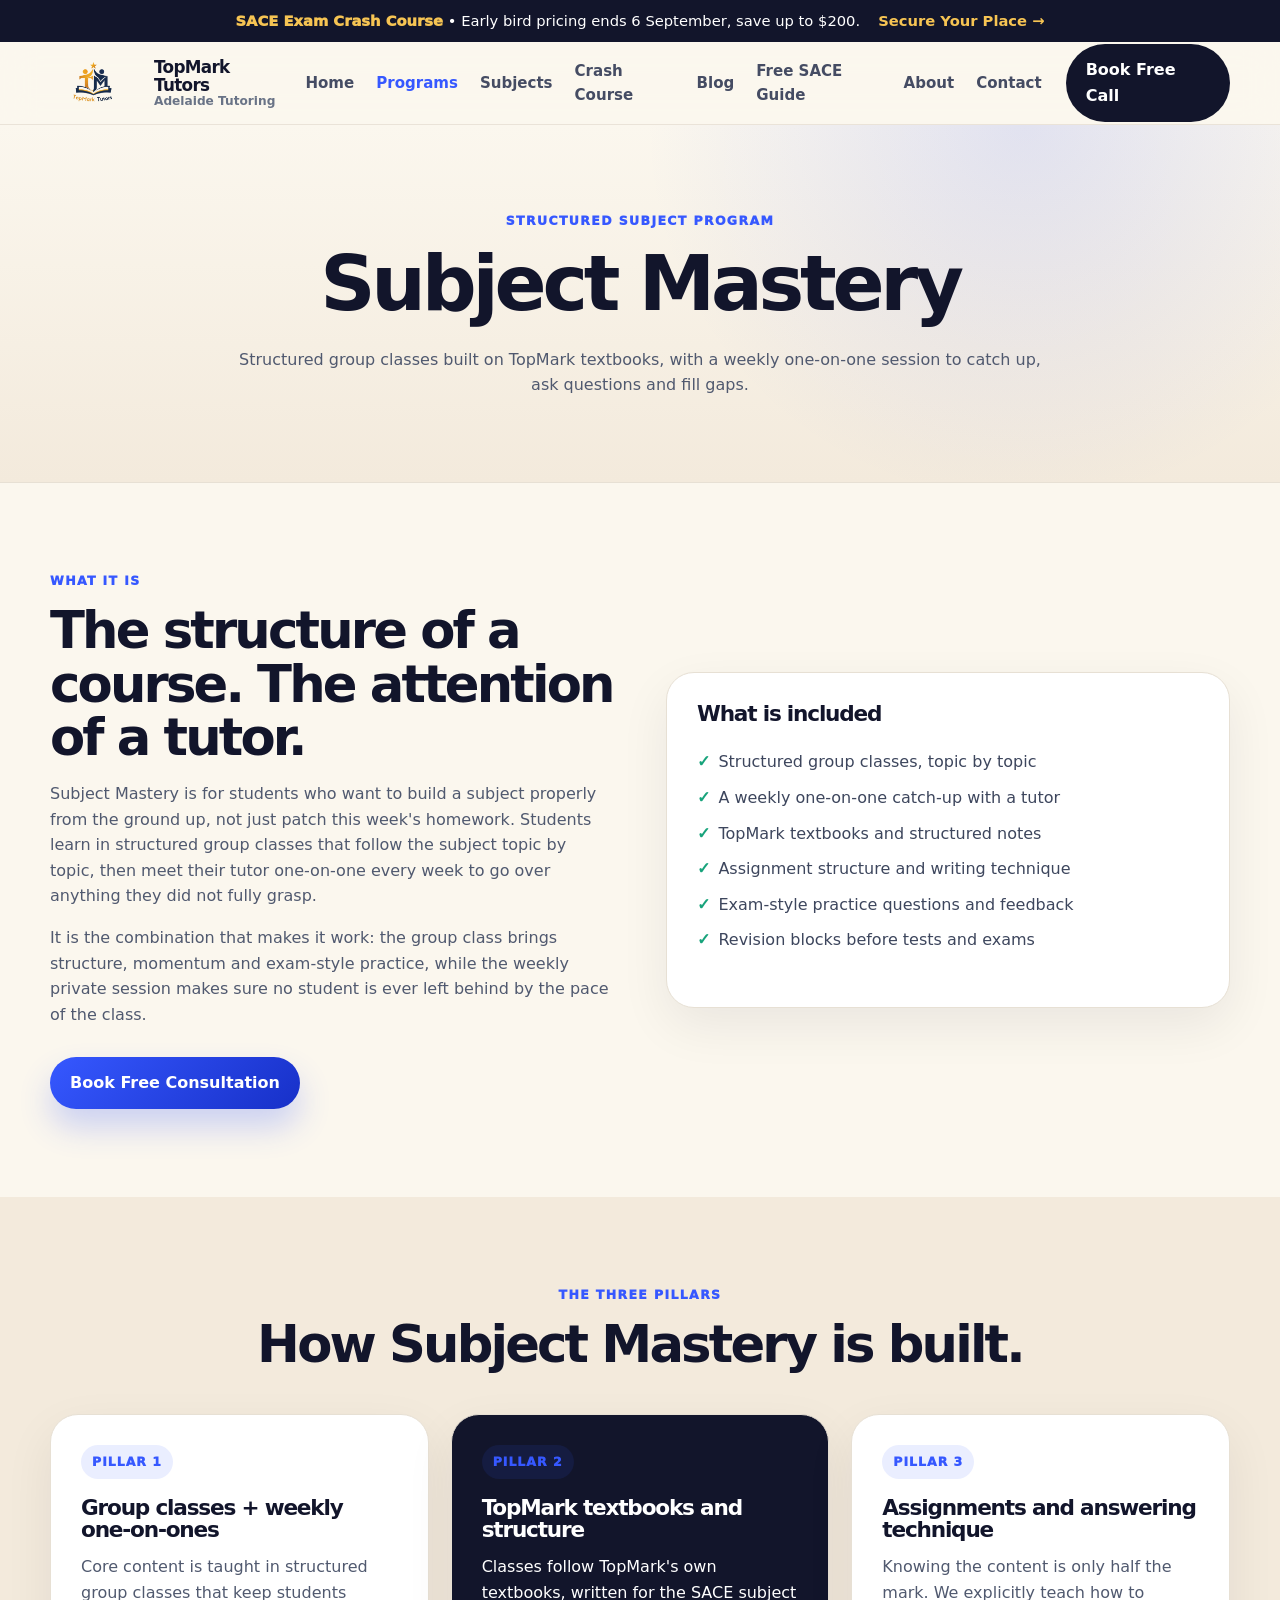
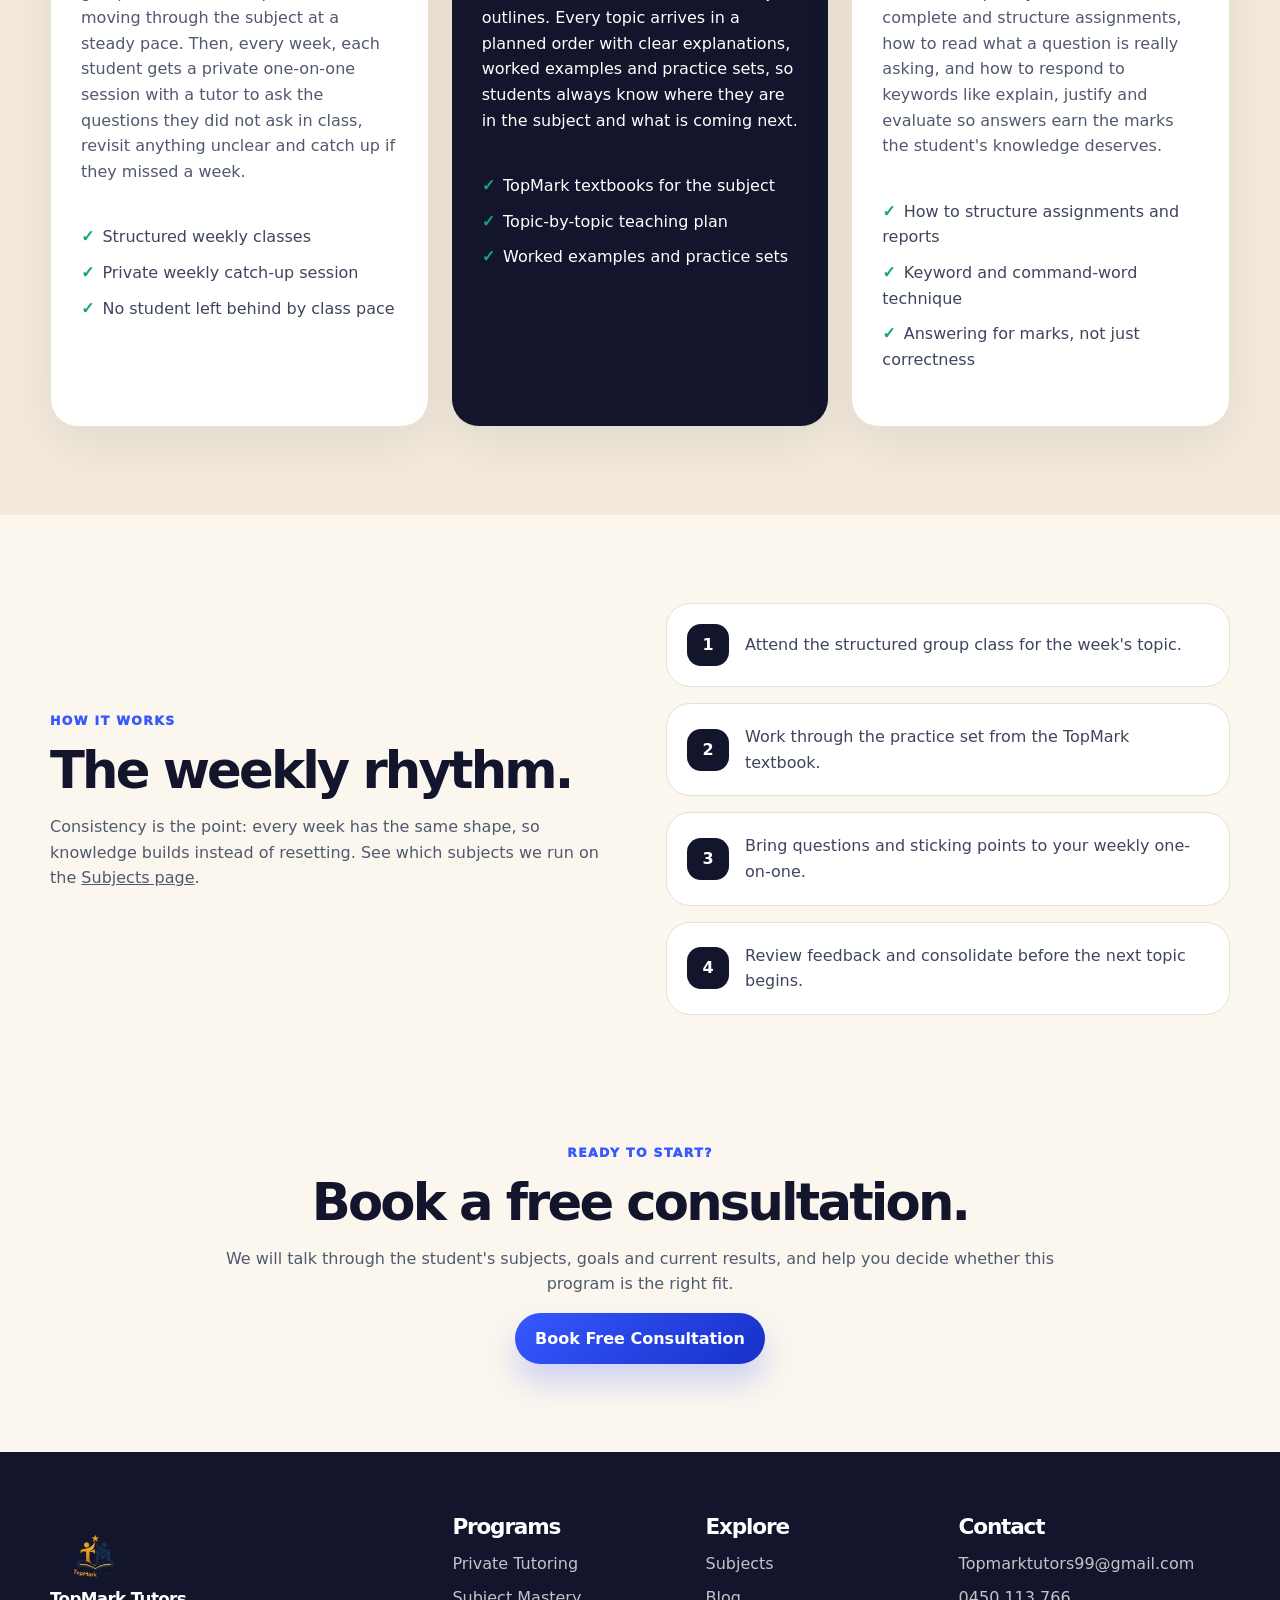
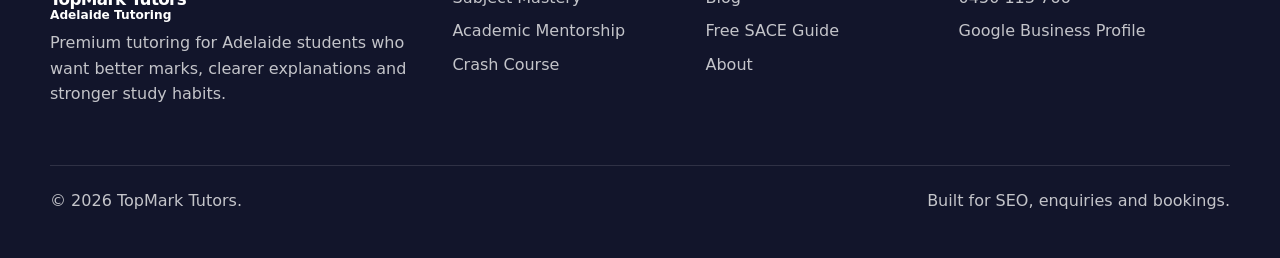
<file: subject-mastery.html>
<!doctype html><html lang="en-AU"><head><meta charset="utf-8"><meta name="viewport" content="width=device-width, initial-scale=1"><title>Subject Mastery Program Adelaide | Group Classes + Weekly 1-on-1 | TopMark Tutors</title><meta name="description" content="Structured group classes built on TopMark textbooks, plus a weekly one-on-one catch-up. Learn the content, master assignment structure and answer exam questions for full marks."><link rel="icon" href="favicon.ico" sizes="any"><link rel="icon" type="image/png" sizes="32x32" href="assets/images/favicon-32.png"><link rel="icon" type="image/png" sizes="16x16" href="assets/images/favicon-16.png"><link rel="apple-touch-icon" href="assets/images/apple-touch-icon.png"><link rel="manifest" href="site.webmanifest"><meta name="theme-color" content="#12152b"><link rel="stylesheet" href="assets/css/styles.css"><!-- Google Analytics placeholder: replace G-XXXXXXXXXX with your Measurement ID. --></head><body><div class="top-banner"><div class="container banner-inner"><span><strong>SACE Exam Crash Course</strong> &bull; Early bird pricing ends 6 September, save up to $200.</span><a href="crash-course.html#book">Secure Your Place →</a></div></div><header class="site-header"><div class="container nav-wrap"><a class="brand" href="index.html"><img class="brand-logo" src="assets/images/topmark-logo.png" alt="TopMark Tutors logo"><span class="brand-text"><strong>TopMark Tutors</strong><small>Adelaide Tutoring</small></span></a><button class="nav-toggle" aria-label="Open menu" aria-expanded="false"><span></span><span></span><span></span></button><nav class="main-nav"><a href="index.html">Home</a><a href="programs.html" class="active">Programs</a><a href="subjects.html">Subjects</a><a href="crash-course.html">Crash Course</a><a href="blog.html">Blog</a><a href="index.html#free-guide">Free SACE Guide</a><a href="about.html">About</a><a href="contact.html">Contact</a></nav><a class="btn btn-dark nav-cta" href="booking.html">Book Free Call</a></div></header><main><section class="page-hero"><div class="container narrow"><p class="eyebrow">Structured subject program</p><h1>Subject Mastery</h1><p>Structured group classes built on TopMark textbooks, with a weekly one-on-one session to catch up, ask questions and fill gaps.</p></div></section>
<section class="section"><div class="container two-col"><div class="stack"><p class="eyebrow">What it is</p><h2>The structure of a course. The attention of a tutor.</h2><p>Subject Mastery is for students who want to build a subject properly from the ground up, not just patch this week's homework. Students learn in structured group classes that follow the subject topic by topic, then meet their tutor one-on-one every week to go over anything they did not fully grasp.</p><p>It is the combination that makes it work: the group class brings structure, momentum and exam-style practice, while the weekly private session makes sure no student is ever left behind by the pace of the class.</p><a class="btn btn-primary" href="booking.html">Book Free Consultation</a></div><div class="about-panel"><h3>What is included</h3><ul><li>Structured group classes, topic by topic</li><li>A weekly one-on-one catch-up with a tutor</li><li>TopMark textbooks and structured notes</li><li>Assignment structure and writing technique</li><li>Exam-style practice questions and feedback</li><li>Revision blocks before tests and exams</li></ul></div></div></section>
<section class="section section-cream"><div class="container section-intro"><p class="eyebrow">The three pillars</p><h2>How Subject Mastery is built.</h2></div><div class="container program-grid"><article class="program-card"><span class="program-tag">Pillar 1</span><h3>Group classes + weekly one-on-ones</h3><p>Core content is taught in structured group classes that keep students moving through the subject at a steady pace. Then, every week, each student gets a private one-on-one session with a tutor to ask the questions they did not ask in class, revisit anything unclear and catch up if they missed a week.</p><ul><li>Structured weekly classes</li><li>Private weekly catch-up session</li><li>No student left behind by class pace</li></ul></article><article class="program-card dark-card"><span class="program-tag">Pillar 2</span><h3>TopMark textbooks and structure</h3><p>Classes follow TopMark's own textbooks, written for the SACE subject outlines. Every topic arrives in a planned order with clear explanations, worked examples and practice sets, so students always know where they are in the subject and what is coming next.</p><ul><li>TopMark textbooks for the subject</li><li>Topic-by-topic teaching plan</li><li>Worked examples and practice sets</li></ul></article><article class="program-card"><span class="program-tag">Pillar 3</span><h3>Assignments and answering technique</h3><p>Knowing the content is only half the mark. We explicitly teach how to complete and structure assignments, how to read what a question is really asking, and how to respond to keywords like explain, justify and evaluate so answers earn the marks the student's knowledge deserves.</p><ul><li>How to structure assignments and reports</li><li>Keyword and command-word technique</li><li>Answering for marks, not just correctness</li></ul></article></div></section>
<section class="section"><div class="container split-list"><div><p class="eyebrow">How it works</p><h2>The weekly rhythm.</h2><p>Consistency is the point: every week has the same shape, so knowledge builds instead of resetting. See which subjects we run on the <a href="subjects.html">Subjects page</a>.</p></div><div class="steps"><div><strong>1</strong><span>Attend the structured group class for the week's topic.</span></div><div><strong>2</strong><span>Work through the practice set from the TopMark textbook.</span></div><div><strong>3</strong><span>Bring questions and sticking points to your weekly one-on-one.</span></div><div><strong>4</strong><span>Review feedback and consolidate before the next topic begins.</span></div></div></div></section><section class="section page-cta"><div class="container center"><p class="eyebrow">Ready to start?</p><h2>Book a free consultation.</h2><p>We will talk through the student's subjects, goals and current results, and help you decide whether this program is the right fit.</p><a class="btn btn-primary" href="booking.html">Book Free Consultation</a></div></section></main><footer class="site-footer"><div class="container footer-grid"><div><a href="index.html" class="brand footer-brand"><img class="brand-logo" src="assets/images/topmark-logo.png" alt="TopMark Tutors logo"><span class="brand-text"><strong>TopMark Tutors</strong><small>Adelaide Tutoring</small></span></a><p>Premium tutoring for Adelaide students who want better marks, clearer explanations and stronger study habits.</p></div><div><h3>Programs</h3><a href="private-tutoring.html">Private Tutoring</a><a href="subject-mastery.html">Subject Mastery</a><a href="mentorship.html">Academic Mentorship</a><a href="crash-course.html">Crash Course</a></div><div><h3>Explore</h3><a href="subjects.html">Subjects</a><a href="blog.html">Blog</a><a href="index.html#free-guide">Free SACE Guide</a><a href="about.html">About</a></div><div><h3>Contact</h3><a href="mailto:Topmarktutors99@gmail.com">Topmarktutors99@gmail.com</a><a href="tel:+61450113766">0450 113 766</a><a href="https://www.google.com/search?q=TopMark+Tutors+Adelaide" target="_blank" rel="noopener">Google Business Profile</a></div></div><div class="container footer-bottom"><p>© <span id="year"></span> TopMark Tutors.</p><p>Built for SEO, enquiries and bookings.</p></div></footer><script src="assets/js/main.js"></script></body></html>
</file>
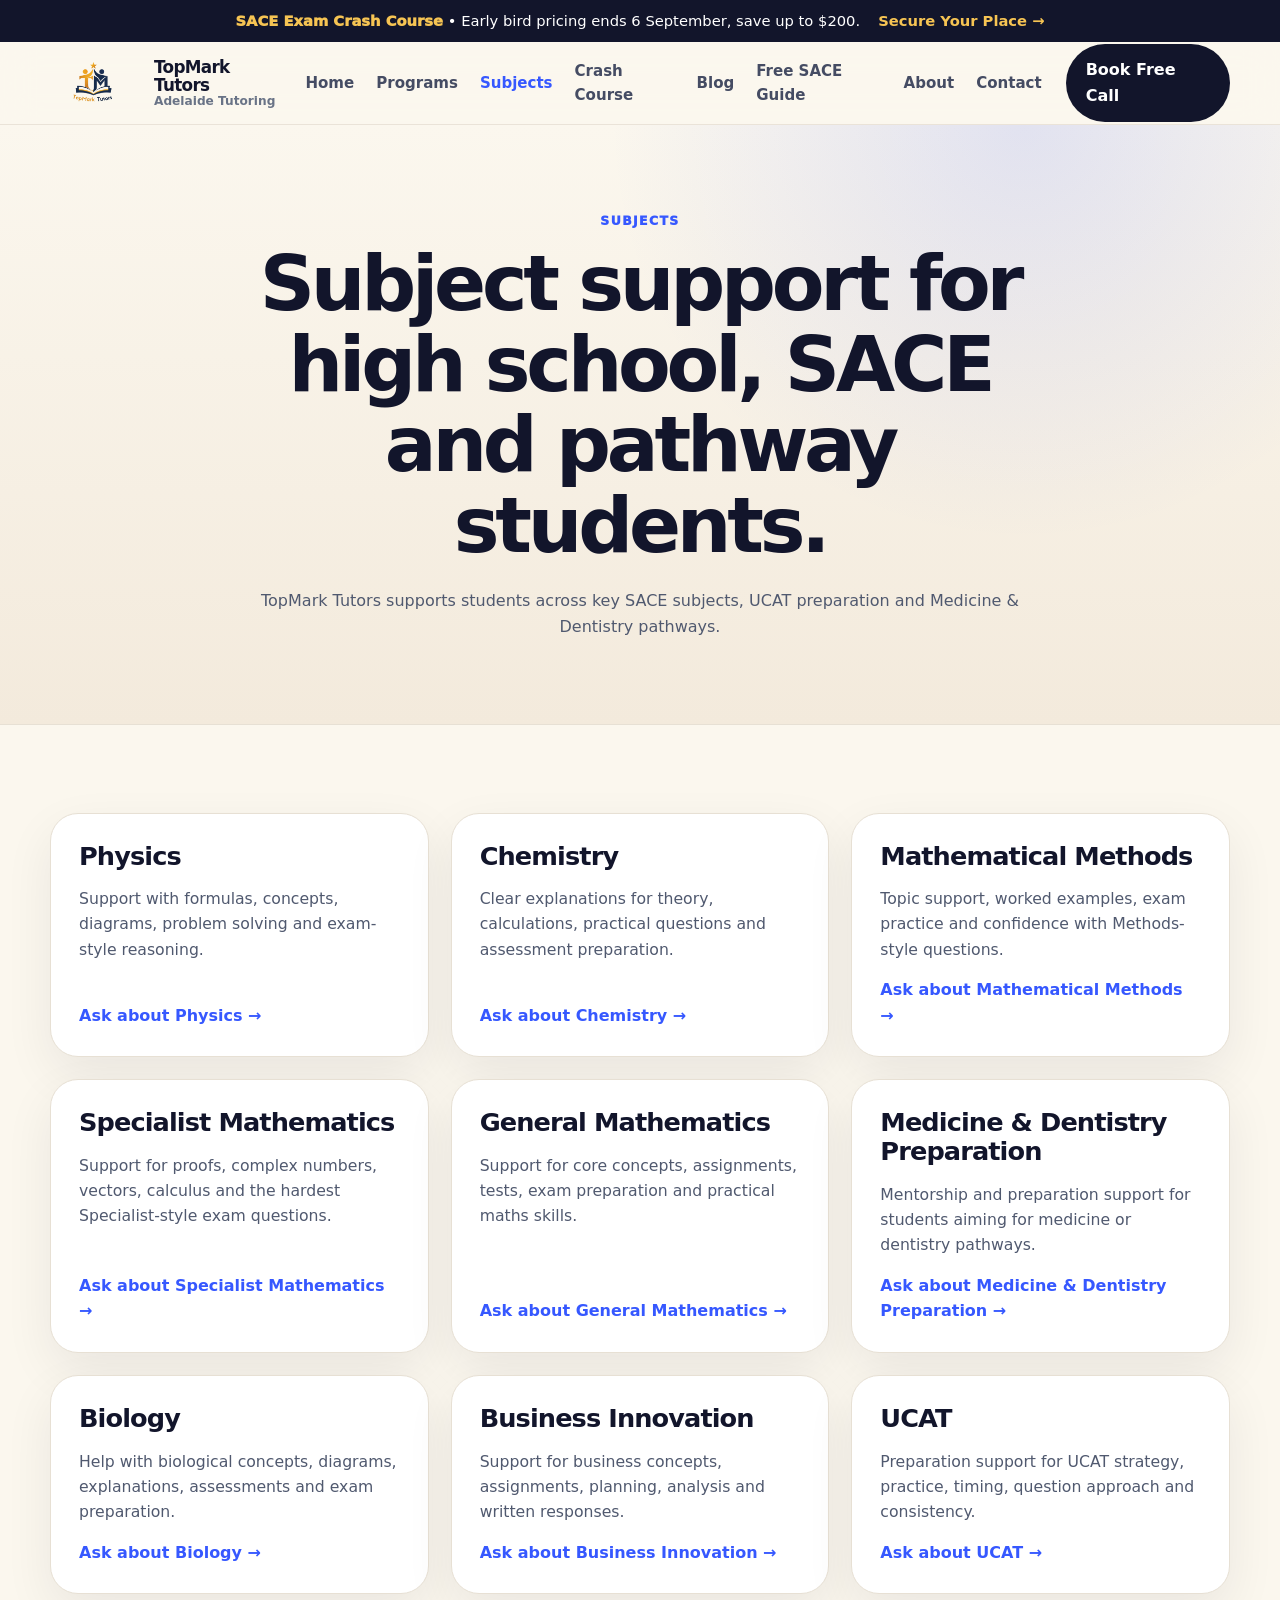
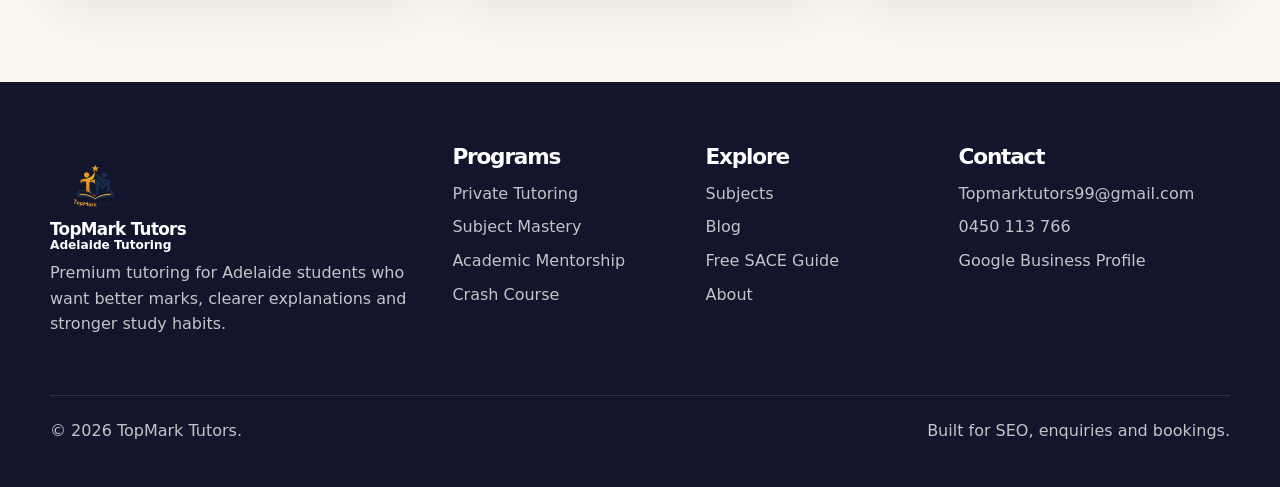
<file: subjects.html>
<!doctype html><html lang="en-AU"><head><meta charset="utf-8"><meta name="viewport" content="width=device-width, initial-scale=1"><title>Subjects | Physics, Chemistry, Methods, Biology & UCAT Tutoring Adelaide</title><meta name="description" content="Subject tutoring in Adelaide for Physics, Chemistry, Mathematical Methods, General Mathematics, Biology, Business Innovation, UCAT and Medicine & Dentistry preparation."><link rel="icon" href="favicon.ico" sizes="any"><link rel="icon" type="image/png" sizes="32x32" href="assets/images/favicon-32.png"><link rel="icon" type="image/png" sizes="16x16" href="assets/images/favicon-16.png"><link rel="apple-touch-icon" href="assets/images/apple-touch-icon.png"><link rel="manifest" href="site.webmanifest"><meta name="theme-color" content="#12152b"><link rel="stylesheet" href="assets/css/styles.css"><!-- Google Analytics placeholder: replace G-XXXXXXXXXX with your Measurement ID. --></head><body><div class="top-banner"><div class="container banner-inner"><span><strong>SACE Exam Crash Course</strong> &bull; Early bird pricing ends 6 September, save up to $200.</span><a href="crash-course.html#book">Secure Your Place →</a></div></div><header class="site-header"><div class="container nav-wrap"><a class="brand" href="index.html"><img class="brand-logo" src="assets/images/topmark-logo.png" alt="TopMark Tutors logo"><span class="brand-text"><strong>TopMark Tutors</strong><small>Adelaide Tutoring</small></span></a><button class="nav-toggle" aria-label="Open menu" aria-expanded="false"><span></span><span></span><span></span></button><nav class="main-nav"><a href="index.html">Home</a><a href="programs.html">Programs</a><a href="subjects.html" class="active">Subjects</a><a href="crash-course.html">Crash Course</a><a href="blog.html">Blog</a><a href="index.html#free-guide">Free SACE Guide</a><a href="about.html">About</a><a href="contact.html">Contact</a></nav><a class="btn btn-dark nav-cta" href="booking.html">Book Free Call</a></div></header><main><section class="page-hero"><div class="container narrow"><p class="eyebrow">Subjects</p><h1>Subject support for high school, SACE and pathway students.</h1><p>TopMark Tutors supports students across key SACE subjects, UCAT preparation and Medicine & Dentistry pathways.</p></div></section><section class="section"><div class="container subject-grid"><article><h2>Physics</h2><p>Support with formulas, concepts, diagrams, problem solving and exam-style reasoning.</p><a href="booking.html">Ask about Physics →</a></article><article><h2>Chemistry</h2><p>Clear explanations for theory, calculations, practical questions and assessment preparation.</p><a href="booking.html">Ask about Chemistry →</a></article><article><h2>Mathematical Methods</h2><p>Topic support, worked examples, exam practice and confidence with Methods-style questions.</p><a href="booking.html">Ask about Mathematical Methods →</a></article><article><h2>Specialist Mathematics</h2><p>Support for proofs, complex numbers, vectors, calculus and the hardest Specialist-style exam questions.</p><a href="booking.html">Ask about Specialist Mathematics →</a></article><article><h2>General Mathematics</h2><p>Support for core concepts, assignments, tests, exam preparation and practical maths skills.</p><a href="booking.html">Ask about General Mathematics →</a></article><article><h2>Medicine & Dentistry Preparation</h2><p>Mentorship and preparation support for students aiming for medicine or dentistry pathways.</p><a href="booking.html">Ask about Medicine & Dentistry Preparation →</a></article><article><h2>Biology</h2><p>Help with biological concepts, diagrams, explanations, assessments and exam preparation.</p><a href="booking.html">Ask about Biology →</a></article><article><h2>Business Innovation</h2><p>Support for business concepts, assignments, planning, analysis and written responses.</p><a href="booking.html">Ask about Business Innovation →</a></article><article><h2>UCAT</h2><p>Preparation support for UCAT strategy, practice, timing, question approach and consistency.</p><a href="booking.html">Ask about UCAT →</a></article></div></section></main><footer class="site-footer"><div class="container footer-grid"><div><a href="index.html" class="brand footer-brand"><img class="brand-logo" src="assets/images/topmark-logo.png" alt="TopMark Tutors logo"><span class="brand-text"><strong>TopMark Tutors</strong><small>Adelaide Tutoring</small></span></a><p>Premium tutoring for Adelaide students who want better marks, clearer explanations and stronger study habits.</p></div><div><h3>Programs</h3><a href="private-tutoring.html">Private Tutoring</a><a href="subject-mastery.html">Subject Mastery</a><a href="mentorship.html">Academic Mentorship</a><a href="crash-course.html">Crash Course</a></div><div><h3>Explore</h3><a href="subjects.html">Subjects</a><a href="blog.html">Blog</a><a href="index.html#free-guide">Free SACE Guide</a><a href="about.html">About</a></div><div><h3>Contact</h3><a href="mailto:Topmarktutors99@gmail.com">Topmarktutors99@gmail.com</a><a href="tel:+61450113766">0450 113 766</a><a href="https://www.google.com/search?q=TopMark+Tutors+Adelaide" target="_blank" rel="noopener">Google Business Profile</a></div></div><div class="container footer-bottom"><p>© <span id="year"></span> TopMark Tutors.</p><p>Built for SEO, enquiries and bookings.</p></div></footer><script src="assets/js/main.js"></script></body></html>
</file>
<file: assets/css/styles.css>
:root{--ink:#12152b;--ink-2:#202545;--cream:#fbf7ee;--cream-2:#f3eadc;--white:#fff;--blue:#3658ff;--blue-2:#1730c8;--gold:#f6c453;--green:#17a37b;--muted:#697386;--line:#e7e0d4;--shadow:0 30px 80px rgba(18,21,43,.14);--radius:28px}*{box-sizing:border-box}html{scroll-behavior:smooth}body{margin:0;font-family:Inter,ui-sans-serif,system-ui,-apple-system,BlinkMacSystemFont,"Segoe UI",sans-serif;background:var(--cream);color:var(--ink);line-height:1.6}img,iframe{max-width:100%}a{color:inherit}.container{width:min(1180px,calc(100% - 40px));margin-inline:auto}.narrow{width:min(830px,calc(100% - 40px))}.center{text-align:center;max-width:840px}.top-banner{background:var(--ink);color:white;font-size:.92rem}.banner-inner{display:flex;justify-content:center;align-items:center;gap:18px;min-height:42px;text-align:center}.banner-inner a{color:var(--gold);font-weight:800;text-decoration:none}.site-header{position:sticky;top:0;z-index:50;background:rgba(251,247,238,.88);backdrop-filter:blur(18px);border-bottom:1px solid rgba(231,224,212,.85)}.nav-wrap{min-height:82px;display:flex;align-items:center;gap:24px}.brand{display:inline-flex;align-items:center;gap:12px;text-decoration:none}.brand-mark{width:48px;height:48px;border-radius:16px;display:grid;place-items:center;color:white;font-weight:950;letter-spacing:-.04em;background:linear-gradient(135deg,var(--ink),var(--blue));box-shadow:0 14px 28px rgba(54,88,255,.22)}.brand-text{display:grid;line-height:1.1}.brand-text strong{color:var(--ink);letter-spacing:-.04em;font-size:1.05rem}.brand-text small{color:var(--muted);font-weight:750;font-size:.76rem}.main-nav{margin-left:auto;display:flex;align-items:center;gap:22px}.main-nav a{text-decoration:none;font-weight:780;color:#454c63;font-size:.94rem}.main-nav a:hover,.main-nav a.active{color:var(--blue)}.nav-toggle{display:none;width:46px;height:46px;border:1px solid var(--line);background:var(--white);border-radius:16px;padding:11px;cursor:pointer;margin-left:auto}.nav-toggle span{display:block;height:2px;background:var(--ink);margin:5px 0}.btn{display:inline-flex;align-items:center;justify-content:center;min-height:49px;padding:13px 20px;border-radius:999px;border:0;text-decoration:none;font-weight:900;cursor:pointer;transition:transform .18s ease,box-shadow .18s ease}.btn:hover{transform:translateY(-2px)}.btn-primary{color:white;background:linear-gradient(135deg,var(--blue),var(--blue-2));box-shadow:0 18px 32px rgba(54,88,255,.24)}.btn-dark{color:white;background:var(--ink)}.btn-outline{background:white;color:var(--ink);border:1px solid var(--line)}.btn-light{background:var(--gold);color:var(--ink)}.btn-ghost{background:rgba(255,255,255,.1);color:white;border:1px solid rgba(255,255,255,.28)}.hero{position:relative;overflow:hidden;padding:86px 0 74px}.hero::before{content:"";position:absolute;inset:-20% -10% auto auto;width:760px;height:760px;border-radius:999px;background:radial-gradient(circle,rgba(54,88,255,.18),transparent 65%);pointer-events:none}.hero-grid{position:relative;display:grid;grid-template-columns:1fr;gap:54px;align-items:center}.eyebrow{margin:0 0 13px;color:var(--blue);font-weight:950;text-transform:uppercase;letter-spacing:.11em;font-size:.78rem}.eyebrow.light{color:var(--gold)}h1,h2,h3{color:var(--ink);line-height:1.05;letter-spacing:-.055em}h1{margin:0 0 22px;font-size:clamp(3.1rem,7vw,6.6rem)}h2{margin:0 0 16px;font-size:clamp(2.1rem,4vw,4.2rem)}h3{margin:0 0 12px;font-size:1.35rem}p{color:#50596f;margin-top:0}.lead{font-size:1.23rem;max-width:690px}.hero-actions,.cta-actions{display:flex;flex-wrap:wrap;gap:14px;margin-top:32px}.mini-proof{display:flex;flex-wrap:wrap;gap:10px;margin-top:28px}.mini-proof span{background:white;border:1px solid var(--line);border-radius:999px;padding:10px 13px;color:var(--ink);font-weight:850}.hero-visual{min-height:520px;display:grid;place-items:center}.hero-visual img{width:min(520px,100%);border-radius:36px;box-shadow:var(--shadow)}.results-section{background:var(--ink);color:white;padding:72px 0}.results-top{display:flex;justify-content:space-between;gap:30px;align-items:end;margin-bottom:32px}.results-top h2,.results-top p{color:white}.results-top p{max-width:720px;color:rgba(255,255,255,.72)}.atar-grid{display:grid;grid-template-columns:repeat(auto-fit,minmax(230px,1fr));gap:14px}.atar-grid article{background:rgba(255,255,255,.08);border:1px solid rgba(255,255,255,.14);border-radius:24px;padding:22px;display:grid;gap:12px}.result-name{background:rgba(255,255,255,.09);border:1px solid rgba(255,255,255,.11);border-radius:16px;padding:12px;color:white;font-weight:950}.atar-box{background:var(--gold);color:var(--ink);border-radius:16px;padding:13px 14px;font-size:1.35rem;font-weight:950;letter-spacing:-.04em}.atar-grid small{color:rgba(255,255,255,.65)}.section{padding:88px 0}.section-cream{background:var(--cream-2)}.section-intro{text-align:center;max-width:830px;margin:0 auto 42px}.section-intro.left{text-align:left;margin:0}.program-grid,.blog-grid,.resource-grid,.program-detail-grid,.founders-grid{display:grid;grid-template-columns:repeat(3,1fr);gap:22px}.program-card,.blog-card,.resource-card,.program-detail,.about-panel,.contact-card,.contact-form,.booking-copy,.founder-card,.subject-grid article{background:white;border:1px solid var(--line);border-radius:var(--radius);padding:30px;box-shadow:0 18px 50px rgba(18,21,43,.07)}.program-card{min-height:430px;display:flex;flex-direction:column}.program-card a,.blog-card a,.subject-grid a{margin-top:auto;color:var(--blue);font-weight:900;text-decoration:none}.program-tag,.resource-card span,.blog-card span,.program-detail span{display:inline-flex;width:fit-content;background:rgba(54,88,255,.1);color:var(--blue);border-radius:999px;padding:7px 11px;font-weight:950;font-size:.78rem;text-transform:uppercase;letter-spacing:.08em;margin-bottom:18px}.program-card ul,.program-detail ul,.booking-copy ul,.about-panel ul{padding:0;list-style:none;margin:24px 0;display:grid;gap:10px}.program-card li,.program-detail li,.booking-copy li,.about-panel li{color:#3d465d}.program-card li::before,.program-detail li::before,.booking-copy li::before,.about-panel li::before{content:"✓";color:var(--green);font-weight:950;margin-right:8px}.dark-card{background:var(--ink);color:white}.dark-card h3,.dark-card p,.dark-card li{color:white}.dark-card a{color:var(--gold)}.review-section{background:#fffaf1;border-top:1px solid var(--line);border-bottom:1px solid var(--line)}.review-header{display:flex;justify-content:space-between;align-items:end;gap:24px;margin-bottom:30px}.carousel-controls{display:flex;gap:10px}.carousel-btn{width:52px;height:52px;border-radius:999px;border:1px solid var(--line);background:white;color:var(--ink);font-size:1.3rem;cursor:pointer;font-weight:900}.review-carousel{overflow:hidden}.review-track{display:flex;transition:transform .35s ease;gap:22px}.review-slide{min-width:calc((100% - 44px)/3);background:white;border:1px solid var(--line);border-radius:var(--radius);padding:30px;box-shadow:0 18px 50px rgba(18,21,43,.07)}.stars{color:#d89800;font-size:1.1rem;letter-spacing:.08em;margin-bottom:14px}.review-slide strong,.review-slide span{display:block}.review-slide span{color:var(--muted);margin-top:5px}.two-col,.contact-layout,.booking-layout,.split-list{display:grid;grid-template-columns:1fr 1fr;gap:52px;align-items:center}.stack .btn{margin-top:14px}.founders-grid{grid-template-columns:repeat(2,1fr);align-items:start}.founder-avatar{width:72px;height:72px;border-radius:24px;display:grid;place-items:center;background:linear-gradient(135deg,var(--ink),var(--blue));color:white;font-weight:950;font-size:1.25rem;margin-bottom:18px}.founder-stats{display:grid;grid-template-columns:repeat(3,1fr);gap:10px;margin:22px 0}.founder-stats div,.ucat-grid div{background:var(--cream);border:1px solid var(--line);border-radius:18px;padding:14px}.founder-stats strong,.founder-stats span,.ucat-grid strong,.ucat-grid span{display:block}.founder-stats strong,.ucat-grid strong{color:var(--ink);font-weight:950}.founder-stats span,.ucat-grid span{color:var(--muted);font-size:.88rem}.tag-list{display:flex;flex-wrap:wrap;gap:8px}.tag-list span{background:rgba(54,88,255,.1);color:var(--blue);padding:8px 10px;border-radius:999px;font-weight:800;font-size:.9rem}.ucat-grid{display:grid;grid-template-columns:repeat(2,1fr);gap:10px}.cta-section{padding-top:0}.cta-panel{background:radial-gradient(circle at 15% 15%,rgba(246,196,83,.22),transparent 32%),linear-gradient(135deg,var(--ink),var(--ink-2));border-radius:38px;padding:52px;display:flex;justify-content:space-between;gap:30px;align-items:center;box-shadow:var(--shadow)}.cta-panel h2,.cta-panel p{color:white}.page-hero{padding:86px 0 68px;text-align:center;background:radial-gradient(circle at 80% 0%,rgba(54,88,255,.13),transparent 35%),linear-gradient(180deg,var(--cream),var(--cream-2));border-bottom:1px solid var(--line)}.page-hero h1{font-size:clamp(2.6rem,6vw,5.4rem)}.program-detail{min-height:430px}.featured-program{border:2px solid var(--blue);transform:translateY(-12px)}.steps{display:grid;gap:16px}.steps div{background:white;border:1px solid var(--line);border-radius:24px;padding:20px;display:flex;gap:16px;align-items:center}.steps strong{width:42px;height:42px;border-radius:14px;background:var(--ink);color:white;display:grid;place-items:center;flex:0 0 auto}.subject-grid{display:grid;grid-template-columns:repeat(auto-fit,minmax(260px,1fr));gap:22px;overflow:visible}.subject-grid article{min-height:230px;display:flex;flex-direction:column}.resource-card{min-height:285px}.blog-card h2{font-size:1.55rem}.article{padding:90px 0;background:white}.article h1{font-size:clamp(2.6rem,6vw,5.3rem)}.article h2{margin-top:44px;font-size:2rem}.article-cta{margin-top:52px;padding:34px;border-radius:var(--radius);background:var(--cream);border:1px solid var(--line)}.page-cta{padding-top:40px}.booking-layout{align-items:start}.calendly-box{overflow:hidden;background:white;border:1px solid var(--line);border-radius:28px;box-shadow:var(--shadow)}.calendly-box iframe{display:block;width:100%;min-height:760px;border:0}.fallback-text{margin-top:16px;text-align:right}.contact-layout{align-items:start}.contact-form{display:grid;gap:16px}.contact-form label{display:grid;gap:8px;font-weight:900;color:var(--ink)}input,select,textarea{width:100%;border:1px solid var(--line);border-radius:16px;padding:14px;font:inherit;background:white;color:var(--ink)}input:focus,select:focus,textarea:focus{outline:3px solid rgba(54,88,255,.16);border-color:var(--blue)}.form-note,.form-status{margin:0;font-size:.92rem}.form-status.success{color:#0f7b5f;font-weight:900}.form-status.error{color:#b42318;font-weight:900}.contact-card{position:sticky;top:120px}.contact-card hr{border:0;border-top:1px solid var(--line);margin:28px 0}.site-footer{background:var(--ink);color:white;padding:64px 0 28px}.footer-grid{display:grid;grid-template-columns:1.35fr .8fr .8fr 1fr;gap:36px}.site-footer h3,.site-footer p,.site-footer a,.footer-brand .brand-text strong,.footer-brand .brand-text small{color:white}.site-footer p,.site-footer a{color:rgba(255,255,255,.75)}.site-footer a{display:block;text-decoration:none;margin:8px 0}.footer-bottom{border-top:1px solid rgba(255,255,255,.12);margin-top:42px;padding-top:22px;display:flex;justify-content:space-between;gap:20px}.reveal{opacity:0;transform:translateY(18px);transition:opacity .7s ease,transform .7s ease}.reveal.visible{opacity:1;transform:translateY(0)}@media(max-width:980px){.nav-cta{display:none}.nav-toggle{display:block}.main-nav{position:absolute;top:82px;left:20px;right:20px;display:none;flex-direction:column;align-items:stretch;gap:0;background:white;border:1px solid var(--line);border-radius:22px;padding:14px;box-shadow:var(--shadow)}.main-nav.open{display:flex}.main-nav a{padding:12px 14px}.hero-grid,.two-col,.contact-layout,.booking-layout,.split-list,.founders-grid{grid-template-columns:1fr}.program-grid,.blog-grid,.resource-grid,.program-detail-grid,.footer-grid{grid-template-columns:1fr}.review-slide{min-width:calc((100% - 22px)/2)}.hero-visual{min-height:auto}.review-header,.cta-panel,.footer-bottom,.results-top{flex-direction:column;align-items:flex-start}.featured-program{transform:none}.contact-card{position:static}.fallback-text{text-align:left}}@media(max-width:600px){.container,.narrow{width:min(100% - 28px,1180px)}.top-banner{display:none}.nav-wrap{min-height:74px}.main-nav{top:74px;left:14px;right:14px}.brand-text small{display:none}.hero,.section,.article,.results-section{padding:60px 0}.page-hero{padding:62px 0 48px}h1{font-size:2.85rem}h2{font-size:2.1rem}.review-slide{min-width:100%}.founder-stats,.ucat-grid{grid-template-columns:1fr}.cta-panel{padding:30px}.calendly-box iframe{min-height:650px}}


/* V4 refinements */
.student-result-card{background:rgba(255,255,255,.08);border:1px solid rgba(255,255,255,.14);border-radius:24px;padding:22px;display:block}.student-result-card h3{color:#fff;font-size:1.15rem;letter-spacing:-.025em;margin:0 0 10px}.student-atar{display:inline-flex;background:var(--gold);color:var(--ink);border-radius:999px;padding:8px 12px;font-weight:950;margin:0 0 12px}.student-school{color:rgba(255,255,255,.68);margin:0;font-size:.94rem}.result-name,.atar-box{background:transparent;border:0;padding:0}.subject-grid{grid-template-columns:repeat(auto-fit,minmax(340px,1fr));align-items:stretch}.subject-grid article{padding:28px;min-height:210px}.subject-grid article h2{font-size:clamp(1.35rem,2vw,1.75rem);letter-spacing:-.035em;line-height:1.12;overflow-wrap:break-word}.subject-grid article p{font-size:.98rem}.founder-preview-grid{display:grid;grid-template-columns:repeat(2,minmax(0,1fr));gap:24px}.founder-preview-card{background:#fff;border:1px solid var(--line);border-radius:var(--radius);box-shadow:0 18px 50px rgba(18,21,43,.07);overflow:hidden;cursor:pointer;transition:transform .2s ease,box-shadow .2s ease}.founder-preview-card:hover{transform:translateY(-4px);box-shadow:var(--shadow)}.founder-photo{width:100%;height:360px;object-fit:cover;display:block;background:var(--cream-2)}.founder-preview-content{padding:28px}.founder-preview-content h2{font-size:2.1rem}.profile-link{border:0;background:transparent;color:var(--blue);font-weight:950;padding:0;margin-top:6px;cursor:pointer;font:inherit}.profile-modal{position:fixed;inset:0;z-index:100;display:none;align-items:center;justify-content:center;padding:22px}.profile-modal.open{display:flex}.profile-modal-backdrop{position:absolute;inset:0;background:rgba(18,21,43,.72);backdrop-filter:blur(6px)}.profile-modal-card{position:relative;background:#fff;border-radius:30px;box-shadow:var(--shadow);width:min(920px,100%);max-height:min(88vh,850px);overflow:auto;padding:34px}.profile-close{position:absolute;top:16px;right:16px;width:42px;height:42px;border:1px solid var(--line);border-radius:999px;background:#fff;font-size:1.6rem;line-height:1;cursor:pointer}.profile-panel{display:none}.profile-panel.active{display:block}.profile-head{display:grid;grid-template-columns:180px 1fr;gap:24px;align-items:center;margin-bottom:22px}.profile-head img{width:180px;height:180px;object-fit:cover;border-radius:28px;background:var(--cream-2)}.modal-stats{margin:24px 0}.founders-grid{display:none}@media(max-width:980px){.founder-preview-grid{grid-template-columns:1fr}.founder-photo{height:320px}.subject-grid{grid-template-columns:repeat(auto-fit,minmax(280px,1fr))}.profile-head{grid-template-columns:1fr}.profile-head img{width:160px;height:160px}.profile-modal-card{padding:26px}}@media(max-width:600px){.subject-grid{grid-template-columns:1fr}.founder-photo{height:280px}.profile-modal{padding:12px}.profile-modal-card{border-radius:24px;padding:22px}.profile-close{top:10px;right:10px}.founder-preview-content h2{font-size:1.8rem}}


/* V5 uploaded logo and founder photos */
.brand-logo {
  width: 92px;
  height: 62px;
  object-fit: contain;
  display: block;
  flex: 0 0 auto;
}

.footer-brand .brand-logo {
  width: 96px;
  height: 66px;
}

.founder-preview-card .founder-photo {
  width: 100%;
  height: 380px;
  object-fit: cover;
  object-position: center top;
  display: block;
  border-radius: 28px 28px 0 0;
}

.profile-head img {
  width: 150px;
  height: 180px;
  object-fit: cover;
  object-position: center top;
  border-radius: 24px;
  border: 1px solid var(--line);
  background: var(--cream);
}

@media (max-width: 700px) {
  .brand-logo {
    width: 76px;
    height: 52px;
  }

  .founder-preview-card .founder-photo {
    height: 320px;
  }

  .profile-head img {
    width: 120px;
    height: 145px;
  }
}


/* V6 update: show the full founder images instead of cropping them */
.founder-image-wrap {
  aspect-ratio: 3 / 4;
  background: #f3eadc;
  display: flex;
  align-items: center;
  justify-content: center;
}

.founder-image {
  width: 100%;
  height: 100%;
  object-fit: contain !important;
  object-position: center center;
  background: #f3eadc;
}

/* Also avoid cropping inside any founder modal/profile popup */
.founder-modal img,
.profile-modal img,
.modal-content img,
.tutor-modal img {
  object-fit: contain !important;
  background: #f3eadc;
}


/* V7 fix: show complete founder images on cards and inside profile popup */

/* Founder cards on About page */
.founder-preview-card .founder-photo {
  width: 100% !important;
  height: auto !important;
  max-height: none !important;
  object-fit: contain !important;
  object-position: center center !important;
  background: var(--cream-2) !important;
  display: block !important;
  border-radius: 28px 28px 0 0 !important;
}

/* Popup layout: give the image enough room and do not force a cropped square/rectangle */
.profile-head {
  display: grid !important;
  grid-template-columns: minmax(240px, 330px) 1fr !important;
  align-items: start !important;
  gap: 28px !important;
}

.profile-head img {
  width: 100% !important;
  height: auto !important;
  max-height: none !important;
  aspect-ratio: auto !important;
  object-fit: contain !important;
  object-position: center center !important;
  background: var(--cream-2) !important;
  border-radius: 24px !important;
  border: 1px solid var(--line) !important;
  display: block !important;
}

/* Make sure no general modal image rule crops the founder images */
.profile-modal .profile-head img,
.profile-panel .profile-head img,
#profile-ahmed .profile-head img,
#profile-ali .profile-head img {
  width: 100% !important;
  height: auto !important;
  object-fit: contain !important;
  object-position: center center !important;
}

/* On mobile, stack the popup image above the text and still show the full image */
@media (max-width: 980px) {
  .profile-head {
    grid-template-columns: 1fr !important;
  }

  .profile-head img {
    width: min(100%, 360px) !important;
    height: auto !important;
    margin: 0 auto 10px 0 !important;
  }
}

@media (max-width: 600px) {
  .profile-head img {
    width: 100% !important;
    height: auto !important;
  }
}


/* V8 update: make founder images smaller inside profile popup while still showing full image */
.profile-head {
  grid-template-columns: 180px 1fr !important;
  gap: 24px !important;
  align-items: start !important;
}

.profile-head img,
.profile-modal .profile-head img,
.profile-panel .profile-head img,
#profile-ahmed .profile-head img,
#profile-ali .profile-head img {
  width: 180px !important;
  max-width: 180px !important;
  height: auto !important;
  max-height: 260px !important;
  object-fit: contain !important;
  object-position: center center !important;
  background: var(--cream-2) !important;
  border-radius: 18px !important;
  border: 1px solid var(--line) !important;
  display: block !important;
}

/* Keep the founder cards on the About page larger */
.founder-preview-card .founder-photo,
.founder-image {
  object-fit: contain !important;
}

/* Tablet/mobile popup layout */
@media (max-width: 980px) {
  .profile-head {
    grid-template-columns: 1fr !important;
  }

  .profile-head img,
  .profile-modal .profile-head img,
  .profile-panel .profile-head img {
    width: 210px !important;
    max-width: 210px !important;
    max-height: 280px !important;
    margin: 0 auto 12px 0 !important;
  }
}

@media (max-width: 600px) {
  .profile-head img,
  .profile-modal .profile-head img,
  .profile-panel .profile-head img {
    width: 180px !important;
    max-width: 180px !important;
    max-height: 250px !important;
  }
}


/* V9 update: redesigned student results section (real 2025 results) + review polish */
.results-top{margin-bottom:36px}
.results-top .btn{flex:0 0 auto}
.results-stats{display:grid;grid-template-columns:repeat(3,1fr);gap:14px}
.stat-tile{background:linear-gradient(160deg,rgba(246,196,83,.16),rgba(255,255,255,.05));border:1px solid rgba(246,196,83,.38);border-radius:24px;padding:24px 26px}
.stat-tile strong{display:block;color:var(--gold);font-size:clamp(2.2rem,3.4vw,3rem);font-weight:950;letter-spacing:-.05em;line-height:1.05}
.stat-tile span{display:block;color:rgba(255,255,255,.78);font-weight:700;margin-top:6px;font-size:.95rem}
.subject-summary{display:flex;flex-wrap:wrap;gap:10px;margin-top:14px}
.subject-pill{background:rgba(255,255,255,.07);border:1px solid rgba(255,255,255,.16);color:rgba(255,255,255,.85);border-radius:999px;padding:10px 16px;font-weight:800;font-size:.92rem}
.subject-pill strong{color:var(--gold);font-weight:950;margin-left:6px}
.results-group{margin-top:44px}
.results-group .eyebrow{margin-bottom:16px}
.featured-grid{display:grid;grid-template-columns:repeat(4,1fr);gap:14px}
.result-featured{position:relative;background:rgba(255,255,255,.07);border:1px solid rgba(255,255,255,.14);border-radius:24px;padding:24px;display:flex;flex-direction:column;transition:transform .2s ease,border-color .2s ease}
.result-featured:hover{transform:translateY(-4px);border-color:rgba(246,196,83,.45)}
.result-featured.is-top{background:linear-gradient(165deg,rgba(246,196,83,.18),rgba(255,255,255,.06));border-color:rgba(246,196,83,.55)}
.top-tag{display:inline-flex;width:fit-content;background:var(--gold);color:var(--ink);border-radius:999px;padding:5px 11px;font-size:.72rem;font-weight:950;text-transform:uppercase;letter-spacing:.07em;margin-bottom:14px}
.result-atar-line{display:flex;align-items:baseline;gap:8px}
.result-atar{color:var(--gold);font-size:2.5rem;font-weight:950;letter-spacing:-.045em;line-height:1}
.result-atar-label{color:rgba(255,255,255,.55);font-weight:900;font-size:.78rem;text-transform:uppercase;letter-spacing:.09em}
.result-featured h3{color:#fff;font-size:1.12rem;letter-spacing:-.025em;margin:14px 0 4px}
.result-school{color:rgba(255,255,255,.62);margin:0 0 16px;font-size:.9rem;line-height:1.4}
.result-subjects{display:flex;flex-wrap:wrap;gap:7px;margin-top:auto}
.grade-chip{background:rgba(255,255,255,.09);border:1px solid rgba(255,255,255,.16);border-radius:999px;padding:6px 11px;font-size:.78rem;font-weight:850;color:rgba(255,255,255,.92);white-space:nowrap}
.grade-chip.merit{background:rgba(246,196,83,.16);border-color:rgba(246,196,83,.6);color:var(--gold)}
.compact-grid{display:grid;grid-template-columns:repeat(auto-fill,minmax(205px,1fr));gap:12px}
.result-compact{display:flex;align-items:center;gap:13px;background:rgba(255,255,255,.05);border:1px solid rgba(255,255,255,.12);border-radius:18px;padding:14px 16px}
.result-compact .result-atar-sm{color:var(--gold);font-weight:950;font-size:1.28rem;letter-spacing:-.03em;flex:0 0 auto}
.result-compact strong{display:block;color:#fff;font-size:.93rem;line-height:1.25;letter-spacing:-.015em}
.result-compact small{display:block;color:rgba(255,255,255,.55);font-size:.79rem;line-height:1.3;margin-top:2px}
.results-footnote{color:rgba(255,255,255,.45);font-size:.82rem;margin:30px 0 0;max-width:720px}
.review-slide p{font-size:.97rem}
@media(max-width:1080px){.featured-grid{grid-template-columns:repeat(3,1fr)}}
@media(max-width:980px){.featured-grid{grid-template-columns:repeat(2,1fr)}.results-stats{grid-template-columns:repeat(3,1fr)}}
@media(max-width:700px){.results-stats{grid-template-columns:1fr;gap:10px}.stat-tile{padding:18px 20px}.stat-tile strong{font-size:2rem}}
@media(max-width:600px){.featured-grid{grid-template-columns:1fr}.compact-grid{grid-template-columns:repeat(auto-fill,minmax(150px,1fr))}.result-compact{flex-direction:column;align-items:flex-start;gap:6px;padding:14px}.results-group{margin-top:36px}}


/* V11 update: blog article layout, figures, FAQs and card thumbnails */
.article-meta{display:flex;flex-wrap:wrap;gap:8px 18px;color:var(--muted);font-size:.92rem;font-weight:700;margin:0 0 26px}
.article-hero-img{width:100%;height:auto;border-radius:26px;border:1px solid var(--line);display:block;margin:6px 0 34px;box-shadow:0 18px 50px rgba(18,21,43,.08)}
.article-figure{margin:36px 0}
.article-figure img{width:100%;height:auto;border-radius:22px;border:1px solid var(--line);display:block;background:#fff}
.article-figure figcaption{color:var(--muted);font-size:.88rem;margin-top:10px}
.article .lead{font-size:1.18rem}
.article ul,.article ol{margin:0 0 22px;padding-left:24px;display:grid;gap:9px;color:#50596f}
.article li strong{color:var(--ink)}
.key-fact{background:rgba(54,88,255,.07);border-left:4px solid var(--blue);border-radius:0 18px 18px 0;padding:18px 24px;margin:30px 0}
.key-fact p{margin:0;color:var(--ink);font-weight:600}
.article-table{width:100%;border-collapse:separate;border-spacing:0;margin:26px 0;background:#fff;border:1px solid var(--line);border-radius:18px;overflow:hidden;font-size:.95rem}
.article-table th{background:var(--ink);color:#fff;text-align:left;padding:12px 16px;font-weight:850}
.article-table td{padding:12px 16px;border-top:1px solid var(--line);color:#3d465d}
.faq-list{display:grid;gap:12px;margin:26px 0}
.faq-item{background:#fff;border:1px solid var(--line);border-radius:18px;padding:0}
.faq-item summary{cursor:pointer;font-weight:850;color:var(--ink);padding:17px 22px;list-style:none;position:relative;padding-right:52px}
.faq-item summary::-webkit-details-marker{display:none}
.faq-item summary::after{content:"+";position:absolute;right:20px;top:50%;transform:translateY(-50%);font-size:1.4rem;font-weight:900;color:var(--blue)}
.faq-item[open] summary::after{content:"–"}
.faq-item p{padding:0 22px 18px;margin:0}
.article h3{margin-top:30px;font-size:1.3rem}
.article-nav-links{display:flex;flex-wrap:wrap;gap:12px;margin:34px 0 0}
.article-nav-links a{color:var(--blue);font-weight:850;text-decoration:none;background:rgba(54,88,255,.08);border-radius:999px;padding:10px 16px;font-size:.92rem}
.blog-thumb{width:100%;height:auto;border-radius:18px;border:1px solid var(--line);display:block;margin-bottom:18px}
@media(max-width:600px){.article-table{font-size:.85rem}.article-table th,.article-table td{padding:9px 10px}}


/* V12 update: program pages, mentorship pillars */
.pillar-grid{display:grid;grid-template-columns:repeat(2,1fr);gap:22px}
.pillar-card{background:#fff;border:1px solid var(--line);border-radius:var(--radius);padding:30px;box-shadow:0 18px 50px rgba(18,21,43,.07)}
.pillar-num{width:46px;height:46px;border-radius:16px;background:var(--ink);color:var(--gold);display:grid;place-items:center;font-weight:950;font-size:1.15rem;margin-bottom:16px}
.pillar-card h3{margin:0 0 8px}
.pillar-lead{color:var(--muted);font-weight:600;margin-bottom:16px}
.pillar-card ul{padding:0;list-style:none;margin:0;display:grid;gap:9px}
.pillar-card li{color:#3d465d}
.pillar-card li::before{content:"✓";color:var(--green);font-weight:950;margin-right:8px}
.steps span{color:#3d465d}
.steps span strong{width:auto;height:auto;border-radius:0;background:transparent;color:var(--ink);display:inline;place-items:unset;flex:none}
.steps span a{color:var(--blue);font-weight:850}
@media(max-width:980px){.pillar-grid{grid-template-columns:1fr}}


/* V17: Crash Course pricing, booking form, homepage promo */
.deadline-strip{background:var(--ink);color:#fff;padding:20px 0}
.deadline-inner{display:flex;flex-wrap:wrap;gap:14px 46px;justify-content:center;text-align:center}
.deadline-inner div{display:grid}
.deadline-inner strong{color:var(--gold);font-weight:950;font-size:.95rem;letter-spacing:.02em}
.deadline-inner span{color:rgba(255,255,255,.76);font-weight:700;font-size:.9rem}
.price-grid{display:grid;grid-template-columns:repeat(4,1fr);gap:16px;margin-bottom:38px}
.price-card{position:relative;background:#fff;border:1px solid var(--line);border-radius:24px;padding:26px 22px;text-align:center;box-shadow:0 18px 50px rgba(18,21,43,.07)}
.price-card.is-best{border:2px solid var(--blue);box-shadow:0 22px 60px rgba(54,88,255,.16)}
.best-tag{position:absolute;top:-13px;left:50%;transform:translateX(-50%);background:var(--blue);color:#fff;border-radius:999px;padding:5px 13px;font-size:.7rem;font-weight:950;text-transform:uppercase;letter-spacing:.08em;white-space:nowrap}
.price-pkg{display:block;font-weight:950;color:var(--ink);font-size:1.05rem;letter-spacing:-.02em;margin-bottom:12px}
.price-old{margin:0;color:var(--muted);font-size:.92rem;font-weight:700}
.price-old s{color:#b0b6c4}
.price-new{margin:2px 0 12px;color:var(--ink);font-size:2.5rem;font-weight:950;letter-spacing:-.05em;line-height:1}
.saving-badge{display:inline-flex;background:rgba(23,163,123,.12);color:#0f7b5f;border-radius:999px;padding:6px 13px;font-weight:950;font-size:.85rem}
.price-note{margin:12px 0 0;font-size:.82rem;color:var(--muted)}
.price-table{margin-top:0}
.price-table small{font-weight:700;opacity:.75;font-size:.76rem}
.price-table .cell-early{color:var(--ink);font-weight:950}
.price-table .cell-standard{color:var(--muted);text-decoration:line-through}
.price-table .cell-save{color:#0f7b5f;font-weight:950}
.price-fineprint{color:var(--muted);font-size:.86rem;margin-top:14px}
.booking-layout{align-items:start;gap:34px;grid-template-columns:1.25fr .75fr}
.booking-side{display:grid;gap:16px;position:sticky;top:110px}
.price-summary{background:linear-gradient(150deg,var(--ink),var(--ink-2));border-radius:26px;padding:28px;box-shadow:var(--shadow)}
.price-summary .eyebrow{margin-bottom:10px}
.summary-line{color:#fff;font-weight:950;font-size:1.15rem;margin:0 0 8px;letter-spacing:-.02em}
.summary-prices{display:flex;align-items:baseline;gap:12px;flex-wrap:wrap}
.summary-prices s{color:rgba(255,255,255,.5);font-weight:800;font-size:1.15rem}
.summary-prices strong{color:var(--gold);font-size:2.7rem;font-weight:950;letter-spacing:-.05em;line-height:1}
.summary-save{color:#5fe0b4;font-weight:900;margin:10px 0 0;font-size:.95rem;min-height:1.2em}
.summary-window{color:rgba(255,255,255,.6);font-size:.84rem;margin:14px 0 0}
.pay-details{background:#fff;border:1px solid var(--line);border-radius:26px;padding:26px;box-shadow:0 18px 50px rgba(18,21,43,.07);transition:opacity .2s ease}
.pay-details.is-dim{opacity:.45}
.pay-details h3{margin:0 0 10px;font-size:1.15rem}
.pay-details p{font-size:.92rem}
.bank-list{margin:16px 0 0;display:grid;gap:10px}
.bank-list div{display:flex;justify-content:space-between;gap:14px;border-bottom:1px dashed var(--line);padding-bottom:9px}
.bank-list dt{color:var(--muted);font-weight:800;font-size:.9rem;margin:0}
.bank-list dd{margin:0;color:var(--ink);font-weight:950;letter-spacing:.01em}
.pay-note{margin:16px 0 0;font-size:.85rem;color:var(--muted)}
.form-block{border:1px solid var(--line);border-radius:20px;padding:18px 20px;margin:0;background:var(--cream)}
.form-block legend{font-weight:900;color:var(--ink);padding:0 8px;font-size:.98rem}
.opt{color:var(--muted);font-weight:700;font-size:.84rem}
.radio-row{display:grid;gap:10px}
.radio-item,.check-item{display:flex;align-items:flex-start;gap:11px;background:#fff;border:1px solid var(--line);border-radius:16px;padding:13px 15px;cursor:pointer;font-weight:700;color:#3d465d}
.radio-item:has(input:checked),.check-item:has(input:checked){border-color:var(--blue);background:rgba(54,88,255,.05)}
.radio-item input,.check-item input{width:19px;height:19px;flex:0 0 auto;margin-top:2px;accent-color:var(--blue)}
.radio-item span{display:grid;gap:2px}
.radio-item strong{color:var(--ink);font-weight:900}
.radio-item small{color:var(--muted);font-weight:700}
.check-grid{display:grid;grid-template-columns:1fr 1fr;gap:10px}
.check-item span{font-weight:850;color:var(--ink)}
.subject-count{margin:12px 0 0;font-size:.88rem;color:var(--muted);font-weight:700}
.hero-note{font-size:.95rem;color:var(--muted);font-weight:700;margin-top:10px}
.hero-note a{color:var(--blue);font-weight:900}
.crash-promo{padding-bottom:0}
.promo-panel{background:radial-gradient(circle at 12% 12%,rgba(246,196,83,.22),transparent 38%),linear-gradient(135deg,var(--ink),var(--ink-2));border-radius:38px;padding:52px;box-shadow:var(--shadow)}
.promo-copy{max-width:820px}
.promo-tag{display:inline-flex;background:var(--gold);color:var(--ink);border-radius:999px;padding:7px 15px;font-weight:950;font-size:.78rem;text-transform:uppercase;letter-spacing:.08em;margin-bottom:18px}
.promo-panel h2,.promo-panel p{color:#fff}
.promo-panel p{color:rgba(255,255,255,.76)}
.promo-prices{display:flex;flex-wrap:wrap;gap:14px;margin:26px 0 0}
.promo-prices div{background:rgba(255,255,255,.07);border:1px solid rgba(255,255,255,.16);border-radius:20px;padding:16px 22px;display:grid;gap:2px}
.promo-prices s{color:rgba(255,255,255,.5);font-weight:800;font-size:.95rem}
.promo-prices strong{color:var(--gold);font-size:1.9rem;font-weight:950;letter-spacing:-.04em;line-height:1.05}
.promo-prices span{color:rgba(255,255,255,.7);font-weight:800;font-size:.85rem}
.promo-note{margin-top:22px;font-size:.95rem}
@media(max-width:980px){.price-grid{grid-template-columns:1fr 1fr}.booking-layout{grid-template-columns:1fr}.booking-side{position:static}.promo-panel{padding:34px}}
@media(max-width:600px){.price-grid{grid-template-columns:1fr}.check-grid{grid-template-columns:1fr}.deadline-inner{gap:12px 24px}.promo-panel{padding:26px}.promo-prices div{flex:1 1 100%}}

.inline-price{display:inline-flex;align-items:baseline;gap:6px;background:var(--ink);color:var(--gold);border-radius:999px;padding:5px 12px;font-weight:950;margin-left:4px;white-space:nowrap}
.inline-price s{color:rgba(255,255,255,.5);font-weight:800}
#book,#pricing{scroll-margin-top:100px}
.subject-count{line-height:2}


/* V18: Crash Course homepage hero */
.crash-hero{background:radial-gradient(circle at 82% 8%,rgba(54,88,255,.30),transparent 46%),radial-gradient(circle at 8% 92%,rgba(246,196,83,.16),transparent 42%),linear-gradient(135deg,var(--ink),var(--ink-2));color:#fff;padding:74px 0 78px}
.crash-hero::before{display:none}
.crash-hero-grid{display:grid;grid-template-columns:1.35fr .65fr;gap:52px;align-items:center}
.crash-hero h1{color:#fff;font-size:clamp(2.7rem,5.2vw,4.9rem);margin:0 0 20px}
.crash-hero .lead{color:rgba(255,255,255,.78);max-width:640px}
.crash-hero .promo-tag{margin-bottom:20px}
.crash-hero-subjects{display:flex;flex-wrap:wrap;gap:9px;margin-top:24px}
.crash-hero-subjects span{background:rgba(255,255,255,.08);border:1px solid rgba(255,255,255,.18);color:rgba(255,255,255,.9);border-radius:999px;padding:8px 15px;font-weight:850;font-size:.9rem}
.crash-hero-prices{display:flex;flex-wrap:wrap;align-items:center;gap:12px;margin-top:26px}
.crash-hero-prices div{background:rgba(255,255,255,.07);border:1px solid rgba(255,255,255,.16);border-radius:20px;padding:15px 20px;display:grid;gap:1px}
.crash-hero-prices s{color:rgba(255,255,255,.5);font-weight:800;font-size:.92rem}
.crash-hero-prices strong{color:var(--gold);font-size:1.85rem;font-weight:950;letter-spacing:-.045em;line-height:1.05}
.crash-hero-prices span{color:rgba(255,255,255,.68);font-weight:800;font-size:.82rem}
.crash-hero-prices .save-chip{background:rgba(23,163,123,.18);border-color:rgba(95,224,180,.45);color:#5fe0b4;font-weight:950;display:flex;align-items:center;padding:15px 20px;font-size:.95rem}
.crash-hero-note{color:rgba(255,255,255,.55);font-size:.9rem;margin-top:22px}
.crash-hero-card{background:rgba(255,255,255,.06);border:1px solid rgba(255,255,255,.18);border-radius:30px;padding:30px;backdrop-filter:blur(8px);box-shadow:0 30px 70px rgba(0,0,0,.28)}
.crash-hero-card .eyebrow{margin-bottom:14px}
.countdown{display:grid;grid-template-columns:repeat(3,1fr);gap:9px;margin-bottom:22px}
.countdown div{background:rgba(255,255,255,.09);border:1px solid rgba(255,255,255,.14);border-radius:16px;padding:13px 6px;text-align:center}
.countdown strong{display:block;color:var(--gold);font-size:1.85rem;font-weight:950;letter-spacing:-.05em;line-height:1}
.countdown span{display:block;color:rgba(255,255,255,.6);font-weight:800;font-size:.72rem;text-transform:uppercase;letter-spacing:.08em;margin-top:4px}
.countdown.is-over{grid-template-columns:1fr}
.countdown.is-over strong{font-size:1.15rem;letter-spacing:-.02em}
.key-dates{margin:0 0 22px;display:grid;gap:9px}
.key-dates div{display:flex;justify-content:space-between;gap:12px;border-bottom:1px dashed rgba(255,255,255,.18);padding-bottom:8px}
.key-dates dt{color:rgba(255,255,255,.62);font-weight:800;font-size:.88rem;margin:0}
.key-dates dd{margin:0;color:#fff;font-weight:900;font-size:.88rem}
.crash-hero-card .btn{width:100%}
.card-note{color:rgba(255,255,255,.5);font-size:.8rem;margin:14px 0 0;text-align:center}
.brand-band{padding:74px 0;background:var(--cream-2);border-bottom:1px solid var(--line)}
.brand-band h2{font-size:clamp(1.9rem,3.2vw,3.1rem)}
.top-banner strong{color:var(--gold);font-weight:950}
@media(max-width:980px){.crash-hero-grid{grid-template-columns:1fr;gap:34px}.crash-hero{padding:54px 0 60px}}
@media(max-width:600px){.crash-hero h1{font-size:2.6rem}.crash-hero-prices div{flex:1 1 auto}.crash-hero-prices .save-chip{width:100%;justify-content:center}.top-banner{display:block}.banner-inner{flex-direction:column;gap:4px;padding:9px 0;font-size:.82rem}}


/* V19: crash course plan detail, curriculum, schedule, lead magnet */
.method-grid{display:grid;grid-template-columns:repeat(3,1fr);gap:20px}
.method-card{background:#fff;border:1px solid var(--line);border-radius:26px;padding:30px;box-shadow:0 18px 50px rgba(18,21,43,.07)}
.method-card.is-accent{background:var(--ink);border-color:var(--ink)}
.method-card.is-accent h3{color:#fff}
.method-card.is-accent p{color:rgba(255,255,255,.76)}
.method-card.is-accent .method-time{background:var(--gold);color:var(--ink)}
.method-time{display:inline-flex;background:rgba(54,88,255,.1);color:var(--blue);border-radius:999px;padding:7px 14px;font-weight:950;font-size:.82rem;text-transform:uppercase;letter-spacing:.07em;margin-bottom:16px}
.table-scroll{overflow-x:auto;-webkit-overflow-scrolling:touch}
.schedule-table{min-width:640px;font-size:.92rem}
.schedule-table td:first-child{white-space:nowrap}
.curric-grid{display:grid;grid-template-columns:repeat(2,1fr);gap:20px}
.curric-card{background:#fff;border:1px solid var(--line);border-radius:26px;padding:28px;box-shadow:0 18px 50px rgba(18,21,43,.07);display:flex;flex-direction:column}
.curric-card h3{margin:0 0 4px;font-size:1.35rem}
.curric-when{color:var(--muted);font-weight:800;font-size:.88rem;margin:0 0 18px}
.curric-list{list-style:none;padding:0;margin:0 0 18px;display:grid;gap:10px;counter-reset:none}
.curric-list li{display:flex;gap:12px;align-items:flex-start;color:#3d465d;font-weight:700;font-size:.95rem}
.sess-num{width:26px;height:26px;flex:0 0 auto;border-radius:9px;background:var(--cream-2);color:var(--ink);display:grid;place-items:center;font-weight:950;font-size:.8rem}
.curric-list li:last-child .sess-num{background:var(--gold)}
.curric-exam{margin:auto 0 0;padding-top:14px;border-top:1px dashed var(--line);color:var(--muted);font-weight:800;font-size:.88rem}
.guide-section{background:var(--cream-2);border-top:1px solid var(--line);border-bottom:1px solid var(--line)}
.guide-section.is-dark{background:radial-gradient(circle at 85% 10%,rgba(54,88,255,.24),transparent 45%),linear-gradient(135deg,var(--ink),var(--ink-2));border:0}
.guide-section.is-dark h2,.guide-section.is-dark p,.guide-section.is-dark li{color:#fff}
.guide-section.is-dark p,.guide-section.is-dark li{color:rgba(255,255,255,.76)}
.guide-layout{display:grid;grid-template-columns:.42fr .58fr;gap:48px;align-items:center}
.guide-cover-wrap{display:grid;place-items:center}
.guide-cover{width:min(340px,100%);height:auto;border-radius:18px;box-shadow:0 36px 80px rgba(18,21,43,.34);transform:rotate(-2deg);border:1px solid rgba(255,255,255,.14)}
.guide-points{list-style:none;padding:0;margin:22px 0 26px;display:flex;flex-wrap:wrap;gap:10px}
.guide-points li{background:rgba(54,88,255,.08);border-radius:999px;padding:9px 15px;font-weight:800;font-size:.9rem;color:#3d465d}
.guide-section.is-dark .guide-points li{background:rgba(255,255,255,.08);border:1px solid rgba(255,255,255,.16)}
.guide-points strong{color:var(--ink)}
.guide-section.is-dark .guide-points strong{color:var(--gold)}
.guide-fields{display:grid;grid-template-columns:1fr 1fr auto;gap:10px}
.guide-form input{background:#fff}
.guide-note{font-size:.84rem;color:var(--muted);margin:12px 0 0}
.guide-section.is-dark .guide-note{color:rgba(255,255,255,.55)}
.guide-form .form-status{margin-top:10px}
.guide-section.is-dark .form-status.success{color:#5fe0b4}
.guide-ready{margin-top:18px;background:rgba(23,163,123,.1);border:1px solid rgba(23,163,123,.35);border-radius:20px;padding:20px 22px}
.guide-section.is-dark .guide-ready{background:rgba(255,255,255,.08);border-color:rgba(255,255,255,.2)}
.guide-ready p{margin:0 0 12px}
.crash-hero-meta{color:rgba(255,255,255,.6);font-size:.9rem;font-weight:700;margin:20px 0 0}
@media(max-width:980px){.method-grid,.curric-grid{grid-template-columns:1fr}.guide-layout{grid-template-columns:1fr;gap:32px}.guide-cover{width:min(260px,70%)}}
@media(max-width:600px){.guide-fields{grid-template-columns:1fr}}


/* V20: guide form with phone field */
.guide-fields{grid-template-columns:1fr 1fr 1fr auto}
@media(max-width:1180px){.guide-fields{grid-template-columns:1fr 1fr;}.guide-fields .btn{grid-column:1/-1}}
@media(max-width:600px){.guide-fields{grid-template-columns:1fr}}


/* V22: referral program, payment options, deposit notes */
.referral-section{background:radial-gradient(circle at 88% 10%,rgba(246,196,83,.20),transparent 44%),linear-gradient(135deg,var(--ink),var(--ink-2));padding:78px 0}
.referral-section h2{color:#fff}
.referral-section .section-intro p{color:rgba(255,255,255,.76)}
.referral-grid{display:grid;grid-template-columns:1fr 1fr;gap:20px;margin-bottom:32px}
.referral-card{background:rgba(255,255,255,.07);border:1px solid rgba(255,255,255,.16);border-radius:26px;padding:32px}
.referral-card.is-accent{background:linear-gradient(160deg,rgba(246,196,83,.20),rgba(255,255,255,.05));border-color:rgba(246,196,83,.52)}
.referral-amount{display:block;color:var(--gold);font-size:3rem;font-weight:950;letter-spacing:-.05em;line-height:1;margin-bottom:14px}
.referral-card h3{color:#fff;margin-bottom:8px;font-size:1.2rem}
.referral-card p{color:rgba(255,255,255,.76);margin:0}
.referral-steps div{background:rgba(255,255,255,.06);border:1px solid rgba(255,255,255,.14)}
.referral-steps span{color:rgba(255,255,255,.82)}
.referral-steps strong{background:var(--gold);color:var(--ink)}
.referral-note{color:rgba(255,255,255,.52);font-size:.86rem;margin:20px 0 0}
.block-note{font-size:.94rem;color:#3d465d;margin:0 0 13px;font-weight:700;line-height:1.55}
.block-note strong{color:var(--ink);font-weight:950}
.check-item.wide span{display:grid;gap:2px}
.check-item.wide strong{color:var(--ink);font-weight:900}
.check-item.wide small{color:var(--muted);font-weight:700}
.summary-deposit{color:var(--gold);font-size:.88rem;font-weight:850;margin:8px 0 0}
.pay-note strong{color:var(--ink);font-weight:950}
@media(max-width:980px){.referral-grid{grid-template-columns:1fr}}


/* V23: lift fieldset legends above the cream block onto the white card */
.form-block{position:relative;margin-top:15px}
.contact-form .form-block>legend{position:absolute;top:-24px;left:1px;padding:0;margin:0;line-height:1.2}
</file>
